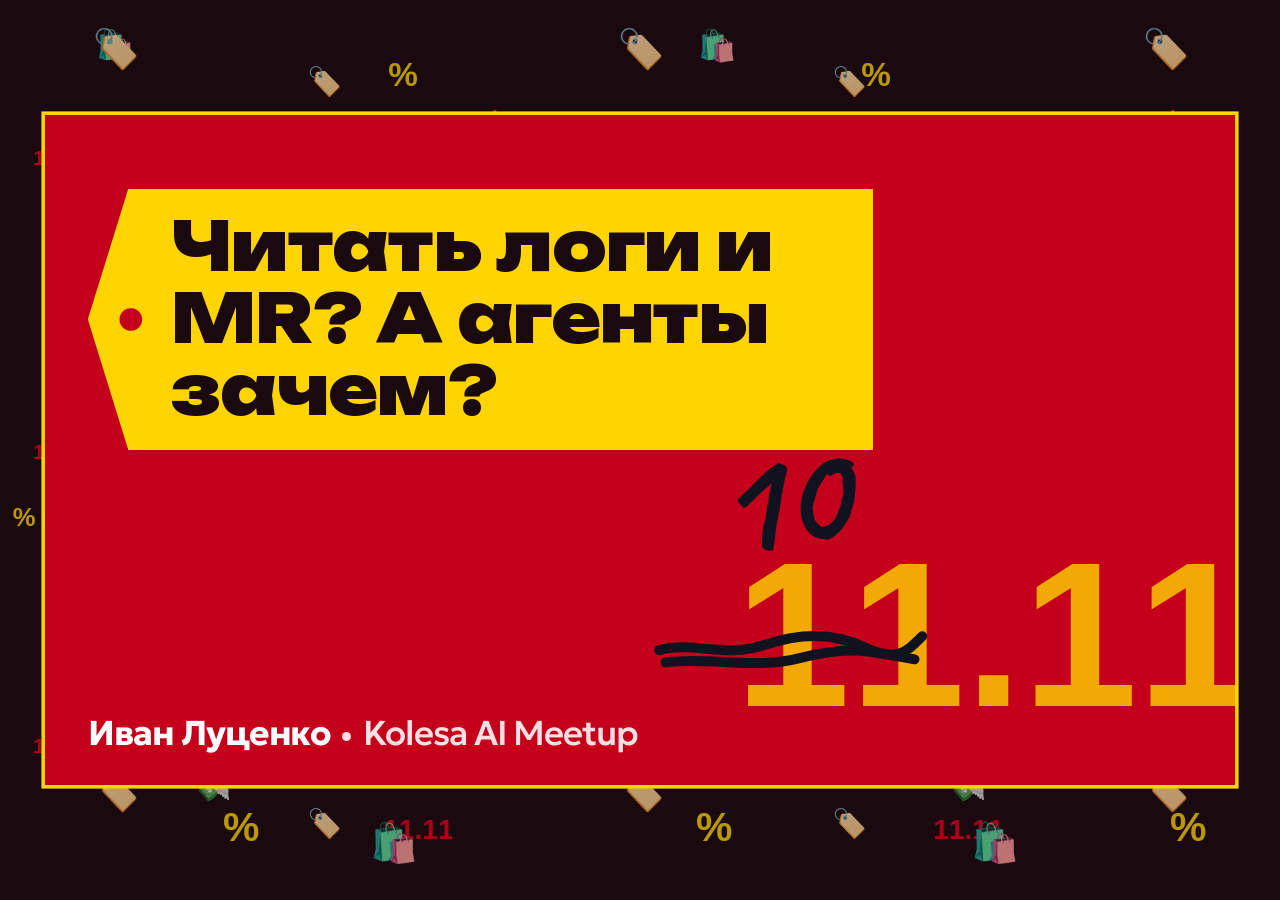
<file: res/kolesa-ai-meetup-2026/index.html>
<!doctype html>
<html lang="ru" data-motion="show">
<head>
<meta charset="utf-8">
<meta name="viewport" content="width=device-width, initial-scale=1">
<title>Читать логи и MR? А агенты зачем?</title>
<link rel="icon" href="favicon.svg?v=729569403b" type="image/svg+xml">
<link rel="stylesheet" href="tokens.css?v=b661f4aece">
<link rel="stylesheet" href="base.css?v=33fc24cbdb">
<link rel="stylesheet" href="slides.css?v=aacf07a92d">
<link rel="stylesheet" href="deck-theme.css?v=075fb0e1a8">
</head>
<body>
<div class="deck" data-talk-minutes="22" data-target="desktop" data-reveal-items="each" data-labels='{"draft":"Черновик","skip":"Исключён","stopMotion":"Остановить движение","startMotion":"Запустить движение","darkTheme":"Включить тёмную тему","lightTheme":"Включить светлую тему","strip":"Обзор лентой","stripHorizontal":"Лента по горизонтали","stripVertical":"Лента по вертикали"}'>
<div class="slides">
  <section class="slide s-cover surface-accent" data-slide-layout="cover" data-key="cover">
    <div class="pad"><h1 class="type-hero">Читать логи и MR? А&nbsp;агенты зачем?</h1></div>
    <p class="byline">Иван Луценко<span class="byline__event">Kolesa AI Meetup</span></p>
    <svg class="cover-date" viewBox="0 0 960 260" preserveAspectRatio="xMaxYMax meet" role="img" aria-label="Дата исправлена от руки: 10.11">
      <path class="cover-date__strike" d="M180 138 C 224 126, 266 148, 314 132 S 404 114, 446 134 S 500 142, 522 120"/>
      <path class="cover-date__strike" d="M188 154 C 246 146, 302 164, 364 148 S 450 138, 512 150"/>
      <text class="cover-date__ink" x="250" y="0" transform="rotate(-8 360 -60)">10</text>
    </svg>
    <p class="slide-number"></p>
  </section>

  <section class="slide" data-slide-layout="context" data-key="about">
    <div class="pad">
      <p class="slide-title">Обо мне</p>
      <div class="about">
        <div>
          <p class="name">Иван Луценко</p>
          <p class="role">Android Tech Lead, Bereke Bank</p>
          <p>Работаю в&nbsp;платформенной команде.</p>
          <p>Какое-то время назад друзья подсадили на&nbsp;LLM.</p>
          <p>Подсел, подсаживаю других.</p>
        </div>
<div class="qr-link">
  <div class="qr"><svg viewBox="0 0 29 29" role="img" aria-label="QR: https://ivan.nullptr.party" data-qr="https://ivan.nullptr.party" shape-rendering="crispEdges"><path fill="none" stroke="currentColor" d="M2 2.5h7M11 2.5h1M14 2.5h2M20 2.5h7M2 3.5h1M8 3.5h1M10 3.5h1M13 3.5h2M20 3.5h1M26 3.5h1M2 4.5h1M4 4.5h3M8 4.5h1M10 4.5h1M17 4.5h2M20 4.5h1M22 4.5h3M26 4.5h1M2 5.5h1M4 5.5h3M8 5.5h1M10 5.5h1M13 5.5h3M17 5.5h2M20 5.5h1M22 5.5h3M26 5.5h1M2 6.5h1M4 6.5h3M8 6.5h1M11 6.5h2M16 6.5h1M18 6.5h1M20 6.5h1M22 6.5h3M26 6.5h1M2 7.5h1M8 7.5h1M12 7.5h1M14 7.5h1M16 7.5h1M20 7.5h1M26 7.5h1M2 8.5h7M10 8.5h1M12 8.5h1M14 8.5h1M16 8.5h1M18 8.5h1M20 8.5h7M10 9.5h1M13 9.5h2M18 9.5h1M2 10.5h1M8 10.5h1M10 10.5h1M12 10.5h5M19 10.5h2M23 10.5h3M2 11.5h3M6 11.5h1M10 11.5h2M17 11.5h1M19 11.5h1M21 11.5h5M4 12.5h1M6 12.5h3M10 12.5h2M14 12.5h2M17 12.5h5M23 12.5h1M25 12.5h2M7 13.5h1M9 13.5h2M14 13.5h1M18 13.5h1M22 13.5h2M26 13.5h1M2 14.5h1M5 14.5h2M8 14.5h1M10 14.5h2M13 14.5h2M16 14.5h2M20 14.5h2M26 14.5h1M2 15.5h4M7 15.5h1M9 15.5h4M14 15.5h2M17 15.5h2M21 15.5h1M25 15.5h1M2 16.5h1M6 16.5h1M8 16.5h5M15 16.5h3M20 16.5h4M25 16.5h2M2 17.5h1M7 17.5h1M10 17.5h3M14 17.5h1M16 17.5h2M19 17.5h3M23 17.5h2M26 17.5h1M2 18.5h1M4 18.5h2M8 18.5h1M11 18.5h1M13 18.5h1M15 18.5h2M18 18.5h5M24 18.5h1M10 19.5h2M13 19.5h1M16 19.5h1M18 19.5h1M22 19.5h1M2 20.5h7M13 20.5h4M18 20.5h1M20 20.5h1M22 20.5h1M26 20.5h1M2 21.5h1M8 21.5h1M11 21.5h2M17 21.5h2M22 21.5h1M2 22.5h1M4 22.5h3M8 22.5h1M11 22.5h1M15 22.5h8M24 22.5h1M2 23.5h1M4 23.5h3M8 23.5h1M11 23.5h3M16 23.5h1M19 23.5h2M25 23.5h2M2 24.5h1M4 24.5h3M8 24.5h1M12 24.5h1M14 24.5h1M18 24.5h1M23 24.5h2M26 24.5h1M2 25.5h1M8 25.5h1M12 25.5h3M16 25.5h1M18 25.5h2M21 25.5h2M26 25.5h1M2 26.5h7M10 26.5h4M17 26.5h3M23 26.5h1M26 26.5h1"/></svg></div>
  <a href="https://ivan.nullptr.party"><p class="where">ivan.nullptr.party</p></a>
</div>
      </div>
    </div>
    <p class="slide-number"></p>
  </section>

  <section class="slide s-statement s-framing" data-slide-layout="statement" data-key="framing">
    <div class="pad">
      <h2 class="type-hero">Вокруг кода много технического анализа</h2>
      <ul class="chips" aria-label="Что анализируем">
        <li>логи крашей</li>
        <li>MR</li>
        <li>история git</li>
      </ul>
      <p class="type-lede framing-ask frag">Почему&nbsp;бы не&nbsp;<em>аутсорснуть</em> его агенту, задав ограничения, правила, quality-гейты и&nbsp;проверки?</p>
    </div>
    <p class="slide-number"></p>
  </section>

  <section class="slide s-section" data-slide-layout="section" data-key="section-crashes">
    <div class="jersey">01</div>
    <div class="pad"><h2 class="type-hero">Краши</h2></div>
    <p class="slide-number"></p>
  </section>

  <section class="slide s-figure" data-slide-layout="figure" data-key="crashlytics" data-composition="local" data-local-reason="Два скриншота в одной рамке: карточка краша ложится поверх обзора вместе с третьим пунктом, поэтому рамка стоит в разметке между пунктами">
    <div class="pad">
      <p class="slide-title">Наваливаем базы, Crashlytics</p>
      <div class="figure columns content-aside place-fill crashlytics-grid">
        <ul class="plain-list list-a">
          <li><span><b>Мониторинг</b>: crash-free users, тренды, Android и&nbsp;iOS</span></li>
          <li class="frag"><span><b>Фильтры</b>: по&nbsp;версиям, типам событий</span></li>
          <li class="frag"><span><b>Карточка краша</b>: устройства, даты</span></li>
        </ul>
        <div class="frame crashlytics-shots"><img class="media-contain shot-overview" src="media/crashlytics-overview.png?v=ea395dc36d" alt="Обзор Crashlytics: crash-free users, тренды и список крашей"><img class="media-contain shot-issue frag" data-frag="with-previous" src="media/crashlytics-issue.png?v=eb563129d2" alt="Карточка краша в Crashlytics: устройства, тренд по версиям, стектрейс"></div>
        <ul class="plain-list list-b">
          <li class="frag"><span><b>Стектрейс</b>: полная цепочка вызовов</span></li>
        </ul>
      </div>
    </div>
    <p class="slide-number"></p>
  </section>

  <section class="slide" data-slide-layout="list" data-key="crash-manual">
    <div class="pad">
      <p class="slide-title">Анализ руками</p>
      <ul class="bullets">
        <li data-n="01"><div><h3><em>Не</em>быстро</h3></div></li>
        <li class="frag" data-n="02"><div><h3><em>Не</em>&nbsp;все логи прозрачны</h3></div></li>
        <li class="frag" data-n="03"><div><h3><em>Не</em>&nbsp;всегда правильно</h3></div></li>
        <li class="frag" data-n="04"><div><h3><em>Не</em>&nbsp;все разработчики довольны</h3></div></li>
      </ul>
    </div>
    <p class="slide-number"></p>
  </section>

  <section class="slide s-evo" data-slide-layout="timeline" data-key="evolution" data-composition="local" data-local-reason="Трекер посылки сверху вниз: дата — отметка трекинга, этап — статус; справа окно инструмента, которое меняется вместе со статусом">
    <div class="pad">
      <p class="slide-title">Как дошёл до&nbsp;плагина</p>
      <div class="evo">
        <ol class="vtrack">
          <li><i class="vdot" aria-hidden="true"></i><i class="vmark" aria-hidden="true"><svg viewBox="0 0 20 20" aria-hidden="true"><path d="M4 10.5l4 4 8-9"/></svg></i><i class="vline" aria-hidden="true"></i><span class="vkey">Май 2024</span><h3>Gemini в&nbsp;Crashlytics</h3><p>Анализ неплохой, но&nbsp;поверхностный: кода проекта модель не&nbsp;видит</p>
            <figure class="evo-shot"><figcaption class="evo-bar" data-tool="Crashlytics · Gemini" aria-label="Crashlytics · Gemini"><i aria-hidden="true"></i><i aria-hidden="true"></i><i aria-hidden="true"></i></figcaption><div class="evo-body"><img class="media-contain" src="media/slide-005.png?v=2118c510ce" alt="Ответ Gemini в консоли Crashlytics: общие гипотезы без кода проекта"></div></figure></li>
          <li><i class="vdot" aria-hidden="true"></i><i class="vmark frag" data-gif aria-hidden="true"><svg viewBox="0 0 20 20" aria-hidden="true"><path d="M4 10.5l4 4 8-9"/></svg></i><i class="vline" aria-hidden="true"></i><span class="vkey">Весна 2025</span><h3>Claude Desktop</h3><p class="frag" data-frag="with-previous">Проектный промпт на&nbsp;249&nbsp;строк (11&nbsp;500&nbsp;символов), стектрейс загружал руками</p>
            <figure class="evo-shot frag" data-frag="with-previous"><figcaption class="evo-bar" data-tool="Claude Desktop" aria-label="Claude Desktop"><i aria-hidden="true"></i><i aria-hidden="true"></i><i aria-hidden="true"></i></figcaption><div class="evo-body evo-pair"><img class="media-contain" src="media/slide-006.png?v=72891b0e6d" alt="Инструкции проекта в Claude Desktop"><img class="media-contain" src="media/slide-007.png?v=f3dbe27a31" alt="Разбор краша в Claude Desktop"></div></figure></li>
          <li><i class="vdot" aria-hidden="true"></i><i class="vmark frag" data-gif aria-hidden="true"><svg viewBox="0 0 20 20" aria-hidden="true"><path d="M4 10.5l4 4 8-9"/></svg></i><i class="vline" aria-hidden="true"></i><span class="vkey">Январь 2026</span><h3>Плагин v3.0.0</h3><p class="frag" data-frag="with-previous">Агенты, git blame, Android и&nbsp;iOS</p>
            <figure class="evo-shot frag" data-frag="with-previous"><figcaption class="evo-bar" data-tool="Claude Code" aria-label="Claude Code"><i aria-hidden="true"></i><i aria-hidden="true"></i><i aria-hidden="true"></i></figcaption><div class="evo-body evo-pair"><img class="media-contain" src="media/slide-009.png?v=416bec588d" alt="Маркетплейсы плагинов в Claude Code"><img class="media-contain" src="media/slide-010.png?v=859761727f" alt="Установленный плагин crashlytics в Claude Code"></div></figure></li>
          <li><i class="vdot" aria-hidden="true"></i><i class="vmark frag" data-gif aria-hidden="true"><svg viewBox="0 0 20 20" aria-hidden="true"><path d="M4 10.5l4 4 8-9"/></svg></i><span class="vkey">Сейчас</span><h3>v4.4.7</h3><p class="frag" data-frag="with-previous">Отчёт проверяет скрипт, сам скрипт проверяют 8&nbsp;эталонов</p>
            <svg class="evo-note frag" data-frag="with-previous" viewBox="0 0 640 110" role="img" aria-label="Приписка от руки: плюс 55 коммитов в 19 релизах"><text x="20" y="80" transform="rotate(-6 320 55)">+ 55 коммитов в 19 релизах</text></svg></li>
        </ol>
      </div>
    </div>
    <p class="slide-number"></p>
  </section>

  <section class="slide" data-slide-layout="table" data-key="desktop-vs-plugin">
    <div class="pad">
      <p class="slide-title" id="desktop-vs-plugin-title">Проект в&nbsp;Claude Desktop против плагина Claude Code</p>
      <table class="data-table">
        <colgroup><col><col><col></colgroup>
        <thead><tr><th>Критерий</th><th>Desktop-проект</th><th>Плагин</th></tr></thead>
        <tbody>
          <tr><td>Логи</td><td><em class="minus">Ручная</em> загрузка</td><td>MCP, агент, REST или вручную</td></tr>
          <tr class="frag"><td>Модели</td><td>Одна модель делает всё</td><td><em>Несколько</em> агентов на&nbsp;разных моделях</td></tr>
          <tr class="frag"><td>Проверка</td><td>Модель проверяет <em class="minus">сама</em> себя</td><td>Отдельная проверка отчёта</td></tr>
          <tr class="frag"><td>Платформы</td><td>Только Android</td><td>Android и&nbsp;<em>iOS</em></td></tr>
          <tr class="frag"><td>Настройка</td><td><em class="minus">Хардкод</em> в&nbsp;промпте</td><td>/crash-config под проект</td></tr>
        </tbody>
      </table>
    </div>
    <p class="slide-number"></p>
  </section>

  <section class="slide s-cart" data-slide-layout="flow" data-key="crash-agents" data-composition="local" data-local-reason="Этапы анализа как корзина: позиция — агент с моделью и временем, сборщик данных — необязательная позиция без галочки, итог и кнопка — команда запуска">
    <div class="pad">
      <p class="slide-title">Каждому этапу своя модель</p>
      <div class="cart-row">
        <div class="cart">
          <p class="cart-head"><strong>Корзина</strong><span>одна команда</span></p>
          <ul class="cart-items">
          <li class="cart-item is-optional"><i class="cart-check" aria-hidden="true"></i><i class="cart-photo" aria-hidden="true"><svg viewBox="0 0 24 24"><ellipse cx="12" cy="6" rx="7" ry="3"/><path d="M5 6v12c0 1.7 3.1 3 7 3s7-1.3 7-3V6"/><path d="M5 12c0 1.7 3.1 3 7 3s7-1.3 7-3"/></svg></i><div class="cart-name"><strong>Сборщик данных</strong><span class="cart-variant"><b>Haiku</b> · если MCP не&nbsp;настроен или не&nbsp;ответил</span></div><span class="cart-price">—</span></li>
          <li class="cart-item frag" data-gif><i class="cart-check" aria-hidden="true"><svg viewBox="0 0 20 20" aria-hidden="true"><path d="M4 10.5l4 4 8-9"/></svg></i><i class="cart-photo" aria-hidden="true"><svg viewBox="0 0 24 24"><path d="M3 12V4h8l10 10-8 8z"/><circle cx="7.5" cy="8.5" r="1.5"/></svg></i><div class="cart-name"><strong>Классификатор</strong><span class="cart-variant"><b>Haiku</b> · тип, компонент, триггер</span></div><span class="cart-price"><span data-count>17 с</span></span></li>
          <li class="cart-item frag" data-gif><i class="cart-check" aria-hidden="true"><svg viewBox="0 0 20 20" aria-hidden="true"><path d="M4 10.5l4 4 8-9"/></svg></i><i class="cart-photo" aria-hidden="true"><svg viewBox="0 0 24 24"><circle cx="10.5" cy="10.5" r="6.5"/><path d="M15.5 15.5 21 21"/></svg></i><div class="cart-name"><strong>Форензика</strong><span class="cart-variant"><b>Opus</b> · git blame, файлы, фикс</span></div><span class="cart-price"><span data-count>~7 мин</span></span></li>
          <li class="cart-item frag" data-gif><i class="cart-check" aria-hidden="true"><svg viewBox="0 0 20 20" aria-hidden="true"><path d="M4 10.5l4 4 8-9"/></svg></i><i class="cart-photo" aria-hidden="true"><svg viewBox="0 0 24 24"><path d="m8 7-5 5 5 5M16 7l5 5-5 5M14 4l-4 16"/></svg></i><div class="cart-name"><strong>Скрипт-проверка</strong><span class="cart-variant"><b>без модели</b> · следы анализа в&nbsp;отчёте</span></div><span class="cart-price">0 токенов</span></li>
          </ul>
          <div class="cart-foot">
            <p class="cart-total frag" data-gif>Итого <b>~7 мин</b></p>
            <span class="cart-pay"><code>/crash-report &lt;issue-id&gt;</code></span>
          </div>
        </div>
        <p class="type-note cart-note">Android или iOS&nbsp;— по&nbsp;конфигу проекта: у&nbsp;каждой платформы свой классификатор и&nbsp;своя форензика</p>
      </div>
    </div>
    <p class="slide-number"></p>
  </section>

  <section class="slide s-reports" data-slide-layout="code" data-key="crash-case" data-composition="local" data-local-reason="Оригинал слайда 44 из crashlytics-talk целиком: автор осознанно показывает полный отчёт мелким шрифтом, читаемость отдельных строк не цель">
    <div class="pad">
      <p class="slide-title">Два отчёта. Какой сам прочитаешь, какой QA отправишь?</p>
      <div class="code-windows code-windows--pair reports">
        <figure class="code-window report report--detailed">
          <figcaption class="code-window-bar"><i aria-hidden="true"></i><i aria-hidden="true"></i><i aria-hidden="true"></i><span>Detailed Analysis</span></figcaption>
          <pre class="code" data-language="report"><code>Crash: IllegalStateException — translucent activity + fixed orientation on Android 8.0
Exception: java.lang.IllegalStateException: Only fullscreen opaque activities can request orientation
App version: 1.57.0 — 1.58.0
Component: 117 (Activity lifecycle /core/activities/host-activity)
Stack trace analysis:
1. android.app.Activity.onCreate(Activity.java:1038) — platform orientation check
2. android.core.app.ComponentActivity.onCreate(ComponentActivity.kt:68)
3. androidx.activity.ComponentActivity.onCreate(ComponentActivity.kt:329)
4. androidx.fragment.app.FragmentActivity.onCreate(FragmentActivity.java:216)
5. HostActivity.kt:145 — super.onCreate() call
Checked files:
- app/src/main/AndroidManifest.xml:137 — android:screenOrientation="portrait", author: [скрыт], commit: za123d6c3de (2023-09-20)
- app/src/main/AndroidManifest.xml:136 — android:theme="@style/AppTheme", author: default, commit: 3fe6d0f2 (2022-01-01)
- core/ui/main/values/styles.xml:18-19 — windowTranslucentStatus=true, windowTranslucentNavigation=true, author: [скрыт], commit: a51dc1a0e1
- core/activities/host-activity/.../HostActivity.kt:145 — super.onCreate(savedInstanceState), author: ivan.lutsenko, commit: d669f51c8e77 (2023-01-17)
Executed commands:
- git blame -L 136,140 master — app/src/main/AndroidManifest.xml
- git blame -L 137,138 master — .../HostActivity.kt
Root cause: Known Android 8.0 (API 26) platform bug (Google Issue #68454482, fixed in 8.1). HostActivity has screenOrientation="portrait" in the manifest, but its theme (AppTheme) sets windowTranslucentStatus=true and windowTranslucentNavigation=true, making the window non-opaque. Android 8.0 throws IllegalStateException for this combination at super.onCreate().
Fix before (HostActivity.kt):
  override fun onCreate(savedInstanceState: Bundle?) {
    if (screenAccessManager.areScreensDisabled()) { screenAccessManager.disableScreenshot(window) }
    if (Build.VERSION.SDK_INT &gt;= Build.VERSION_CODES.TIRAMISU) { setRecentsScreenHost(isMain) }
  }
Fix after:
  override fun onCreate(savedInstanceState: Bundle?) {
    // Workaround: Android 8.0 bug — translucent + fixed orientation = crash
    // https://issuetracker.google.com/issues/68454482
    if (Build.VERSION.SDK_INT == Build.VERSION_CODES.O) {
      requestedOrientation = ActivityInfo.SCREEN_ORIENTATION_UNSPECIFIED
    }
    if (screenAccessManager.areScreensDisabled()) { screenAccessManager.disableScreenshot(window) }
    if (Build.VERSION.SDK_INT &gt;= Build.VERSION_CODES.TIRAMISU) { setRecentsScreenHost(isMain) }
  }
Assignee: [скрыт] (git blame: AndroidManifest.xml:137)
Trigger: Launching the app on an Android 8.0 (API 26) device.
Verdict: Narrow user slice. Add lint check or CI rule.</code></pre>
        </figure>
        <figure class="code-window report report--brief frag">
          <figcaption class="code-window-bar"><i aria-hidden="true"></i><i aria-hidden="true"></i><i aria-hidden="true"></i><span>JIRA Brief</span></figcaption>
          <pre class="code" data-language="report"><code>Crash: IllegalStateException — translucent activity + fixed orientation on Android 8.0

Component: core/activities/host-activity

Assignee: [скрыт] (git blame: AndroidManifest.xml:137)

Problem: App crashes on launch for Android 8.0 users (9 users, 19 events). Completely blocks app usage.

Stack trace:
java.lang.IllegalStateException: Only fullscreen opaque activities can request orientation
  at android.app.Activity.onCreate(Activity.java:1038)
  at kz.berekebank.business.onCreate(HostActivity.kt:145)

Cause: HostActivity has screenOrientation="portrait" + translucent theme. Android 8.0 platform bug throws for this combination.

Fix:
// Add before super.onCreate() in HostActivity.kt:
if (Build.VERSION.SDK_INT == Build.VERSION_CODES.O) {
  requestedOrientation = SCREEN_ORIENTATION_UNSPECIFIED
}

Reproduction:
1. Run on device/emulator with Android 8.0 (API 26)
2. App crashes on launch with IllegalStateException

Firebase:
console.firebase.google.com/.../0b257dc8171bb7ada514</code></pre>
        </figure>
      </div>
    </div>
    <p class="slide-number"></p>
  </section>

  <section class="slide" data-slide-layout="metrics" data-key="crash-gate">
    <div class="pad">
      <p class="slide-title">Агенты хорошо, но&nbsp;скрипты ещё лучше</p>
      <div class="scoreboard">
        <div><div><div class="v type-metric" data-count>14</div><div class="k">полей отчёта. Скрипт проверяет <em>следы</em> анализа, правоту вывода&nbsp;— человек</div></div></div>
        <div><div class="frag"><div class="v type-metric" data-count data-count-duration="1200">0,03 с</div><div class="k">вердикт скрипта, у&nbsp;Haiku было 3&#8288;–&#8288;5&nbsp;с</div></div></div>
        <div><div class="frag"><div class="v type-metric" data-count>8</div><div class="k">эталонных отчётов гоняет CI на&nbsp;каждом пуше</div></div></div>
      </div>
    </div>
    <p class="slide-number"></p>
  </section>

  <section class="slide s-comparison s-pricetag" data-slide-layout="comparison" data-key="crash-manual-vs-command">
    <div class="comparison-split">
      <div class="comparison-side is-before">
        <p class="comparison-title">Старая цена</p>
        <div class="comparison-body">
          <p class="comparison-label">Разбор одного краша руками</p>
          <p class="comparison-value"><s>30–∞ мин</s></p>
          <ul class="comparison-points plain-list">
            <li><span>Стектрейс, логи и&nbsp;git по&nbsp;очереди</span></li>
            <li><span>Логи не&nbsp;всегда понятны</span></li>
            <li><span>Итеративный фикс на&nbsp;ощупь</span></li>
            <li><span>Автора назначают ошибочно</span></li>
          </ul>
        </div>
      </div>
      <div class="comparison-side is-after frag">
        <p class="comparison-title">Цена <span class="date-fix" aria-label="10"><span class="date-fix__old" aria-hidden="true"></span><svg class="date-fix__strike" viewBox="0 0 100 40" aria-hidden="true" preserveAspectRatio="none"><path d="M2 24 C 18 16, 34 30, 52 20 S 82 14, 98 22"/></svg><span class="date-fix__ink" aria-hidden="true">10</span></span>.11</p>
        <div class="comparison-body">
          <p class="comparison-label">Одна команда</p>
          <p class="comparison-value">~7 мин</p>
          <ul class="comparison-points plain-list">
            <li><span><code>/crash-report &lt;issue-id&gt;</code></span></li>
            <li><span>Два внятных отчёта</span></li>
            <li><span>Первопричина из&nbsp;истории git</span></li>
          </ul>
        </div>
      </div>
    </div>
    <p class="slide-number"></p>
  </section>

  <section class="slide s-section" data-slide-layout="section" data-key="section-review">
    <div class="jersey">02</div>
    <div class="pad"><h2 class="type-hero">Ревью</h2></div>
    <p class="slide-number"></p>
  </section>

  <section class="slide" data-slide-layout="list" data-key="review-agents">
    <div class="pad">
      <p class="slide-title">Один диф читают пять агентов</p>
      <ul class="bullets">
        <li data-n="01"><div><h3>Правила репы и&nbsp;баги</h3><small><code>code-reviewer</code> · CLAUDE.md, AGENTS.md</small></div></li>
        <li class="frag" data-n="02"><div><h3>История git</h3><small><code>git-historian</code> · откаченные фиксы, параллельные ветки, горячие места</small></div></li>
        <li class="frag" data-n="03"><div><h3>Проглоченные ошибки</h3><small><code>silent-failure-hunter</code> · тихие фолбэки</small></div></li>
        <li class="frag" data-n="04"><div><h3>Дыры в&nbsp;тестах</h3><small><code>test-analyzer</code> · ошибки и&nbsp;граничные случаи</small></div></li>
        <li class="frag" data-n="05"><div><h3>Безопасность</h3><small><code>security-reviewer</code> · секреты, хранение, транспорт, авторизация</small></div></li>
      </ul>
      <p class="type-note frag">Плюс CodeRabbit, если стоит и&nbsp;залогинен его CLI. Диф уходит на&nbsp;их серверы</p>
    </div>
    <p class="slide-number"></p>
  </section>

  <section class="slide" data-slide-layout="list" data-key="review-finds">
    <div class="pad">
      <p class="slide-title finds-title">Ценные находки&nbsp;— <em>в&nbsp;истории git</em>, а&nbsp;не&nbsp;в&nbsp;дифе</p>
      <ul class="plain-list finds">
        <li><div><h3>Воскресший краш</h3><p>Удаление post{} возвращает краш, фикс которого уже в&nbsp;релизе</p></div></li>
        <li class="frag"><div><h3>Тихая потеря</h3><p>При одном из&nbsp;порядков мержа с&nbsp;веткой bar правка пропадает</p></div></li>
        <li class="frag"><div><h3>Четвёртый круг</h3><p>Пустой selectedIdList переписывают в&nbsp;четвёртый раз за&nbsp;5&nbsp;месяцев</p></div></li>
      </ul>
    </div>
    <p class="slide-number"></p>
  </section>

  <section class="slide s-ordertrack" data-slide-layout="steps" data-key="review-cycle" data-composition="local" data-local-reason="Трекер заказа: путь от находки до аппрува одной линией, точка статуса закрашивается на каждом шаге, будущие статусы видны заранее">
    <div class="pad">
      <p class="slide-title">От&nbsp;находки до&nbsp;аппрува</p>
      <ol class="order-track">
          <li class="ot-step"><i class="ot-dot" aria-hidden="true"></i><i class="ot-mark" aria-hidden="true"><svg viewBox="0 0 20 20" aria-hidden="true"><path d="M4 10.5l4 4 8-9"/></svg></i><span class="ot-n">01</span><h3>/review !N</h3><p>Скрипт отсеивает находки вне дифа. Отчёт видите только&nbsp;вы</p></li>
          <li class="ot-step"><i class="ot-dot" aria-hidden="true"></i><i class="ot-mark frag" data-gif aria-hidden="true"><svg viewBox="0 0 20 20" aria-hidden="true"><path d="M4 10.5l4 4 8-9"/></svg></i><span class="ot-n">02</span><h3>Автор правит</h3><p class="frag" data-frag="with-previous">Отвечает в&nbsp;тредах, пушит новую ревизию</p></li>
          <li class="ot-step"><i class="ot-dot" aria-hidden="true"></i><i class="ot-mark frag" data-gif aria-hidden="true"><svg viewBox="0 0 20 20" aria-hidden="true"><path d="M4 10.5l4 4 8-9"/></svg></i><span class="ot-n">03</span><h3>/rereview !N</h3><p class="frag" data-frag="with-previous">Проверяет код новой ревизии, а&nbsp;не&nbsp;ответ «исправил»</p></li>
          <li class="ot-step is-final"><i class="ot-dot" aria-hidden="true"></i><i class="ot-mark frag" data-gif aria-hidden="true"><svg viewBox="0 0 20 20" aria-hidden="true"><path d="M4 10.5l4 4 8-9"/></svg></i><span class="ot-n" aria-hidden="true">&nbsp;</span><h3>Аппрув</h3></li>
      </ol>
      <p class="type-note frag" data-frag="with-previous">Можно и&nbsp;автоматом публиковать и&nbsp;закрывать (<code>+threads</code>, <code>+resolve</code>, <code>+approve</code>), но&nbsp;не&nbsp;надо,&nbsp;<em>пожалуйста</em></p>
    </div>
    <p class="slide-number"></p>
  </section>

  <section class="slide s-flask" data-slide-layout="metrics" data-key="review-numbers" data-composition="local" data-local-reason="Два счётчика и колба-шкала: доли тредов наливаются в колбу по одной, подпись каждой доли стоит под своим сегментом">
    <div class="pad">
      <p class="slide-title">Мои ревью через /review с&nbsp;22 июля</p>
      <div class="flask-board">
        <div class="flask-kpis">
          <div class="flask-kpi"><div class="v type-metric" data-count data-count-duration="1200">47</div><div class="k">влитых MR с&nbsp;тредами от&nbsp;агентов</div></div>
          <div class="flask-kpi frag"><div class="v type-metric" data-count data-count-duration="1400">376</div><div class="k">тредов в&nbsp;диффе, около 8&nbsp;на&nbsp;MR</div></div>
        </div>
        <div class="flask frag" data-gif>
          <i class="flask-glass" aria-hidden="true"></i>
          <div class="flask-fill">
            <div class="flask-seg is-fixed" style="--row:0"><div class="flask-clip" aria-hidden="true"><i class="liq"><i class="front"></i><i class="bub" style="left:22%;--bd:800ms"></i><i class="bub" style="left:48%;--bd:1050ms"></i><i class="bub" style="left:66%;--bd:1250ms"></i><i class="bub" style="left:84%;--bd:1400ms"></i></i><span class="flask-pct" aria-hidden="true">77%</span></div><p class="flask-label"><i aria-hidden="true"></i><span><b>77%</b> авторы исправили по&nbsp;треду</span></p></div>
            <div class="flask-seg is-rejected frag" data-frag="nested" data-gif style="--row:0"><div class="flask-clip" aria-hidden="true"><i class="liq"><i class="front"></i><i class="bub" style="left:30%;--bd:450ms"></i><i class="bub" style="left:65%;--bd:700ms"></i></i></div><p class="flask-label"><i aria-hidden="true"></i><span><b>11%</b> отклонили</span></p></div>
            <div class="flask-seg is-tasks frag" data-frag="nested" data-gif style="--row:1"><div class="flask-clip" aria-hidden="true"><i class="liq"><i class="front"></i><i class="bub" style="left:35%;--bd:500ms"></i></i></div><p class="flask-label"><i aria-hidden="true"></i><span><b>5%</b> вынесли в&nbsp;задачи</span></p></div>
            <div class="flask-seg is-unknown frag" data-frag="nested" data-gif style="--row:2"><div class="flask-clip" aria-hidden="true"><i class="liq"><i class="front"></i><i class="bub" style="left:30%;--bd:500ms"></i></i></div><p class="flask-label"><i aria-hidden="true"></i><span><b>7%</b> чёрт его знает, Клод не&nbsp;уверен</span></p></div>
          </div>
          <i class="flask-shine" aria-hidden="true"></i>
        </div>
      </div>
      <p class="type-note flask-foot">Только влитые чужие MR, GitLab на&nbsp;3&nbsp;ноября 2026</p>
    </div>
    <p class="slide-number"></p>
  </section>

  <section class="slide" data-slide-layout="list" data-key="review-cons">
    <div class="pad">
      <p class="slide-title">Минусы</p>
      <ul class="bullets">
        <li data-n="01"><div><h3>Авторы отклоняют</h3><small>«Так задумано по&nbsp;ТЗ». Решает человек, а&nbsp;не&nbsp;агент</small></div></li>
        <li class="frag" data-n="02"><div><h3>История устаревает</h3><small>Параллельная ветка, о&nbsp;которой предупредили, оказалась неактуальной</small></div></li>
        <li class="frag" data-n="03"><div><h3>Переносам при мерже доверяем без проверки</h3><small>«Учту при мерже», а&nbsp;проверить это потом некому</small></div></li>
        <li class="frag" data-n="04"><div><h3>Находки надо читать самим</h3><small>Ревью от&nbsp;LLM не&nbsp;постится вслепую. И&nbsp;то иногда в&nbsp;ответ прилетает «душнИИла)»</small></div></li>
      </ul>
    </div>
    <p class="slide-number"></p>
  </section>

  <section class="slide s-plugins" data-slide-layout="resource" data-key="plugins" data-composition="local" data-local-reason="Команды установки как два купона с линией отрыва и один QR на репозиторий: ресурс с командами, а не одна ссылка">
    <div class="pad">
      <p class="slide-title">Подключение: маркет, затем плагины</p>
      <div class="plugins-grid">
        <div class="coupons">
          <figure class="coupon"><figcaption class="coupon-stub"><strong>Claude Code</strong><span>маркет + 2&nbsp;плагина</span></figcaption><pre class="coupon-code"><code><span class="coupon-line">/plugin marketplace add IvanLutsenko/awac-ai-agent-plugins</span>
<span class="coupon-line">/plugin install crashlytics</span>
<span class="coupon-line">/plugin install combined-review</span></code></pre></figure>
          <figure class="coupon frag"><figcaption class="coupon-stub"><strong>Codex</strong><span>маркет + 2&nbsp;плагина</span></figcaption><pre class="coupon-code"><code><span class="coupon-line">codex plugin marketplace add IvanLutsenko/awac-ai-agent-plugins</span>
<span class="coupon-line">codex plugin add crashlytics@awac-ai-agent-plugins</span>
<span class="coupon-line">codex plugin add combined-review@awac-ai-agent-plugins</span></code></pre></figure>
          <p class="type-note plugins-note frag" data-frag="with-previous">Для crashlytics ещё <code>firebase login</code> и&nbsp;<code>/crash-config</code></p>
        </div>
        <div class="plugins-qr">
<div class="qr-link">
  <div class="qr"><svg viewBox="0 0 37 37" role="img" aria-label="QR: https://github.com/IvanLutsenko/awac-ai-agent-plugins" data-qr="https://github.com/IvanLutsenko/awac-ai-agent-plugins" shape-rendering="crispEdges"><path fill="none" stroke="currentColor" d="M2 2.5h7M11 2.5h1M13 2.5h4M19 2.5h2M23 2.5h2M28 2.5h7M2 3.5h1M8 3.5h1M10 3.5h1M19 3.5h2M24 3.5h1M28 3.5h1M34 3.5h1M2 4.5h1M4 4.5h3M8 4.5h1M10 4.5h4M16 4.5h1M18 4.5h1M21 4.5h3M28 4.5h1M30 4.5h3M34 4.5h1M2 5.5h1M4 5.5h3M8 5.5h1M10 5.5h1M16 5.5h3M20 5.5h1M23 5.5h2M28 5.5h1M30 5.5h3M34 5.5h1M2 6.5h1M4 6.5h3M8 6.5h1M12 6.5h7M20 6.5h4M25 6.5h1M28 6.5h1M30 6.5h3M34 6.5h1M2 7.5h1M8 7.5h1M13 7.5h3M17 7.5h1M20 7.5h1M23 7.5h1M26 7.5h1M28 7.5h1M34 7.5h1M2 8.5h7M10 8.5h1M12 8.5h1M14 8.5h1M16 8.5h1M18 8.5h1M20 8.5h1M22 8.5h1M24 8.5h1M26 8.5h1M28 8.5h7M10 9.5h3M14 9.5h1M16 9.5h3M21 9.5h2M25 9.5h1M2 10.5h1M8 10.5h1M10 10.5h7M19 10.5h1M21 10.5h2M25 10.5h1M27 10.5h2M31 10.5h3M2 11.5h3M7 11.5h1M9 11.5h3M15 11.5h3M19 11.5h3M23 11.5h3M30 11.5h4M2 12.5h2M7 12.5h4M13 12.5h7M22 12.5h3M26 12.5h1M28 12.5h1M30 12.5h1M32 12.5h2M2 13.5h2M6 13.5h1M12 13.5h2M15 13.5h1M18 13.5h3M24 13.5h1M26 13.5h2M29 13.5h5M2 14.5h1M5 14.5h1M8 14.5h6M15 14.5h1M17 14.5h1M19 14.5h1M22 14.5h1M26 14.5h4M33 14.5h2M3 15.5h2M6 15.5h1M9 15.5h2M19 15.5h7M28 15.5h2M31 15.5h4M2 16.5h3M6 16.5h1M8 16.5h1M13 16.5h1M15 16.5h1M17 16.5h3M22 16.5h1M24 16.5h1M27 16.5h2M31 16.5h1M33 16.5h1M2 17.5h2M7 17.5h1M11 17.5h1M13 17.5h2M18 17.5h1M20 17.5h1M22 17.5h1M24 17.5h1M27 17.5h1M30 17.5h3M34 17.5h1M2 18.5h1M6 18.5h1M8 18.5h2M11 18.5h1M15 18.5h3M21 18.5h1M24 18.5h1M26 18.5h2M29 18.5h2M34 18.5h1M4 19.5h2M9 19.5h2M14 19.5h2M17 19.5h2M20 19.5h1M22 19.5h1M25 19.5h1M28 19.5h1M31 19.5h2M34 19.5h1M7 20.5h5M14 20.5h1M16 20.5h2M19 20.5h3M23 20.5h4M29 20.5h1M31 20.5h2M34 20.5h1M2 21.5h1M4 21.5h1M6 21.5h2M10 21.5h2M16 21.5h2M21 21.5h2M27 21.5h1M30 21.5h5M2 22.5h5M8 22.5h1M10 22.5h1M12 22.5h1M14 22.5h1M16 22.5h2M20 22.5h2M24 22.5h1M26 22.5h2M29 22.5h3M33 22.5h2M2 23.5h4M7 23.5h1M9 23.5h4M14 23.5h2M19 23.5h1M21 23.5h1M24 23.5h2M29 23.5h2M32 23.5h1M2 24.5h1M5 24.5h1M8 24.5h2M12 24.5h1M14 24.5h3M22 24.5h1M27 24.5h1M31 24.5h3M2 25.5h1M4 25.5h1M7 25.5h1M10 25.5h2M13 25.5h1M16 25.5h3M20 25.5h3M24 25.5h2M27 25.5h7M2 26.5h2M5 26.5h4M12 26.5h1M15 26.5h1M21 26.5h2M25 26.5h7M34 26.5h1M10 27.5h1M12 27.5h3M17 27.5h3M21 27.5h1M23 27.5h1M25 27.5h2M30 27.5h1M32 27.5h1M34 27.5h1M2 28.5h7M12 28.5h1M16 28.5h2M19 28.5h1M22 28.5h5M28 28.5h1M30 28.5h1M32 28.5h1M2 29.5h1M8 29.5h1M11 29.5h2M14 29.5h3M19 29.5h2M24 29.5h3M30 29.5h4M2 30.5h1M4 30.5h3M8 30.5h1M12 30.5h7M21 30.5h1M24 30.5h1M26 30.5h6M33 30.5h2M2 31.5h1M4 31.5h3M8 31.5h1M13 31.5h2M16 31.5h1M20 31.5h8M29 31.5h2M32 31.5h3M2 32.5h1M4 32.5h3M8 32.5h1M11 32.5h3M17 32.5h1M19 32.5h1M21 32.5h1M25 32.5h1M27 32.5h1M29 32.5h2M33 32.5h2M2 33.5h1M8 33.5h1M13 33.5h2M16 33.5h1M22 33.5h1M24 33.5h1M29 33.5h2M32 33.5h1M2 34.5h7M10 34.5h1M12 34.5h1M16 34.5h4M24 34.5h4M29 34.5h1M33 34.5h1"/></svg></div>
  <a href="https://github.com/IvanLutsenko/awac-ai-agent-plugins"><p class="where">github.com/<wbr>IvanLutsenko/<wbr>awac-ai-agent-plugins</p></a>
</div>
        </div>
      </div>
    </div>
    <p class="slide-number"></p>
  </section>

  <section class="slide" data-slide-layout="list" data-key="takeaways">
    <div class="pad">
      <p class="slide-title">Что я из этого вынес</p>
      <ul class="bullets">
        <li data-n="01"><div><h3>Стоит <em>формализовать</em> постоянные флоу и&nbsp;упрощать работу с&nbsp;ними</h3></div></li>
        <li class="frag" data-n="02"><div><h3>Если флоу не&nbsp;уникальный для вас лично, то&nbsp;стоит <em>шерить</em> свои тулзы</h3></div></li>
        <li class="frag" data-n="03"><div><h3>Хотя даже если и&nbsp;<em>уникальный</em>, то&nbsp;тоже можно</h3></div></li>
        <li class="frag" data-n="04"><div><h3>Самое сложное не&nbsp;создать инструмент, а&nbsp;научить людей им&nbsp;пользоваться <em>ответственно</em></h3></div></li>
        <li class="frag" data-n="05"><div><h3><em>Скрипты</em>&nbsp;— это тема</h3></div></li>
      </ul>
    </div>
    <p class="slide-number"></p>
  </section>

  <section class="slide s-harold" data-slide-layout="harold" data-key="harold">
    <div class="pad">
      <figure class="harold-plate">
        <img src="media/harold.webp?v=adf6c2d6f5" alt="Гарольд с пакетами на распродаже 11.11">
        <figcaption><span class="harold-line harold-line--top">БУДУТ ВОПРОСЫ</span> <span class="harold-line harold-line--bottom">ОБРАЩАЙТЕСЬ</span></figcaption>
      </figure>
      <div class="harold-side">
<div class="qr-link">
  <div class="qr"><svg viewBox="0 0 29 29" role="img" aria-label="QR: https://ivan.nullptr.party" data-qr="https://ivan.nullptr.party" shape-rendering="crispEdges"><path fill="none" stroke="currentColor" d="M2 2.5h7M11 2.5h1M14 2.5h2M20 2.5h7M2 3.5h1M8 3.5h1M10 3.5h1M13 3.5h2M20 3.5h1M26 3.5h1M2 4.5h1M4 4.5h3M8 4.5h1M10 4.5h1M17 4.5h2M20 4.5h1M22 4.5h3M26 4.5h1M2 5.5h1M4 5.5h3M8 5.5h1M10 5.5h1M13 5.5h3M17 5.5h2M20 5.5h1M22 5.5h3M26 5.5h1M2 6.5h1M4 6.5h3M8 6.5h1M11 6.5h2M16 6.5h1M18 6.5h1M20 6.5h1M22 6.5h3M26 6.5h1M2 7.5h1M8 7.5h1M12 7.5h1M14 7.5h1M16 7.5h1M20 7.5h1M26 7.5h1M2 8.5h7M10 8.5h1M12 8.5h1M14 8.5h1M16 8.5h1M18 8.5h1M20 8.5h7M10 9.5h1M13 9.5h2M18 9.5h1M2 10.5h1M8 10.5h1M10 10.5h1M12 10.5h5M19 10.5h2M23 10.5h3M2 11.5h3M6 11.5h1M10 11.5h2M17 11.5h1M19 11.5h1M21 11.5h5M4 12.5h1M6 12.5h3M10 12.5h2M14 12.5h2M17 12.5h5M23 12.5h1M25 12.5h2M7 13.5h1M9 13.5h2M14 13.5h1M18 13.5h1M22 13.5h2M26 13.5h1M2 14.5h1M5 14.5h2M8 14.5h1M10 14.5h2M13 14.5h2M16 14.5h2M20 14.5h2M26 14.5h1M2 15.5h4M7 15.5h1M9 15.5h4M14 15.5h2M17 15.5h2M21 15.5h1M25 15.5h1M2 16.5h1M6 16.5h1M8 16.5h5M15 16.5h3M20 16.5h4M25 16.5h2M2 17.5h1M7 17.5h1M10 17.5h3M14 17.5h1M16 17.5h2M19 17.5h3M23 17.5h2M26 17.5h1M2 18.5h1M4 18.5h2M8 18.5h1M11 18.5h1M13 18.5h1M15 18.5h2M18 18.5h5M24 18.5h1M10 19.5h2M13 19.5h1M16 19.5h1M18 19.5h1M22 19.5h1M2 20.5h7M13 20.5h4M18 20.5h1M20 20.5h1M22 20.5h1M26 20.5h1M2 21.5h1M8 21.5h1M11 21.5h2M17 21.5h2M22 21.5h1M2 22.5h1M4 22.5h3M8 22.5h1M11 22.5h1M15 22.5h8M24 22.5h1M2 23.5h1M4 23.5h3M8 23.5h1M11 23.5h3M16 23.5h1M19 23.5h2M25 23.5h2M2 24.5h1M4 24.5h3M8 24.5h1M12 24.5h1M14 24.5h1M18 24.5h1M23 24.5h2M26 24.5h1M2 25.5h1M8 25.5h1M12 25.5h3M16 25.5h1M18 25.5h2M21 25.5h2M26 25.5h1M2 26.5h7M10 26.5h4M17 26.5h3M23 26.5h1M26 26.5h1"/></svg></div>
  <a href="https://ivan.nullptr.party"><p class="where">ivan.nullptr.party</p></a>
</div>
<div class="qr-link">
  <div class="qr"><svg viewBox="0 0 37 37" role="img" aria-label="QR: https://github.com/IvanLutsenko/awac-ai-agent-plugins" data-qr="https://github.com/IvanLutsenko/awac-ai-agent-plugins" shape-rendering="crispEdges"><path fill="none" stroke="currentColor" d="M2 2.5h7M11 2.5h1M13 2.5h4M19 2.5h2M23 2.5h2M28 2.5h7M2 3.5h1M8 3.5h1M10 3.5h1M19 3.5h2M24 3.5h1M28 3.5h1M34 3.5h1M2 4.5h1M4 4.5h3M8 4.5h1M10 4.5h4M16 4.5h1M18 4.5h1M21 4.5h3M28 4.5h1M30 4.5h3M34 4.5h1M2 5.5h1M4 5.5h3M8 5.5h1M10 5.5h1M16 5.5h3M20 5.5h1M23 5.5h2M28 5.5h1M30 5.5h3M34 5.5h1M2 6.5h1M4 6.5h3M8 6.5h1M12 6.5h7M20 6.5h4M25 6.5h1M28 6.5h1M30 6.5h3M34 6.5h1M2 7.5h1M8 7.5h1M13 7.5h3M17 7.5h1M20 7.5h1M23 7.5h1M26 7.5h1M28 7.5h1M34 7.5h1M2 8.5h7M10 8.5h1M12 8.5h1M14 8.5h1M16 8.5h1M18 8.5h1M20 8.5h1M22 8.5h1M24 8.5h1M26 8.5h1M28 8.5h7M10 9.5h3M14 9.5h1M16 9.5h3M21 9.5h2M25 9.5h1M2 10.5h1M8 10.5h1M10 10.5h7M19 10.5h1M21 10.5h2M25 10.5h1M27 10.5h2M31 10.5h3M2 11.5h3M7 11.5h1M9 11.5h3M15 11.5h3M19 11.5h3M23 11.5h3M30 11.5h4M2 12.5h2M7 12.5h4M13 12.5h7M22 12.5h3M26 12.5h1M28 12.5h1M30 12.5h1M32 12.5h2M2 13.5h2M6 13.5h1M12 13.5h2M15 13.5h1M18 13.5h3M24 13.5h1M26 13.5h2M29 13.5h5M2 14.5h1M5 14.5h1M8 14.5h6M15 14.5h1M17 14.5h1M19 14.5h1M22 14.5h1M26 14.5h4M33 14.5h2M3 15.5h2M6 15.5h1M9 15.5h2M19 15.5h7M28 15.5h2M31 15.5h4M2 16.5h3M6 16.5h1M8 16.5h1M13 16.5h1M15 16.5h1M17 16.5h3M22 16.5h1M24 16.5h1M27 16.5h2M31 16.5h1M33 16.5h1M2 17.5h2M7 17.5h1M11 17.5h1M13 17.5h2M18 17.5h1M20 17.5h1M22 17.5h1M24 17.5h1M27 17.5h1M30 17.5h3M34 17.5h1M2 18.5h1M6 18.5h1M8 18.5h2M11 18.5h1M15 18.5h3M21 18.5h1M24 18.5h1M26 18.5h2M29 18.5h2M34 18.5h1M4 19.5h2M9 19.5h2M14 19.5h2M17 19.5h2M20 19.5h1M22 19.5h1M25 19.5h1M28 19.5h1M31 19.5h2M34 19.5h1M7 20.5h5M14 20.5h1M16 20.5h2M19 20.5h3M23 20.5h4M29 20.5h1M31 20.5h2M34 20.5h1M2 21.5h1M4 21.5h1M6 21.5h2M10 21.5h2M16 21.5h2M21 21.5h2M27 21.5h1M30 21.5h5M2 22.5h5M8 22.5h1M10 22.5h1M12 22.5h1M14 22.5h1M16 22.5h2M20 22.5h2M24 22.5h1M26 22.5h2M29 22.5h3M33 22.5h2M2 23.5h4M7 23.5h1M9 23.5h4M14 23.5h2M19 23.5h1M21 23.5h1M24 23.5h2M29 23.5h2M32 23.5h1M2 24.5h1M5 24.5h1M8 24.5h2M12 24.5h1M14 24.5h3M22 24.5h1M27 24.5h1M31 24.5h3M2 25.5h1M4 25.5h1M7 25.5h1M10 25.5h2M13 25.5h1M16 25.5h3M20 25.5h3M24 25.5h2M27 25.5h7M2 26.5h2M5 26.5h4M12 26.5h1M15 26.5h1M21 26.5h2M25 26.5h7M34 26.5h1M10 27.5h1M12 27.5h3M17 27.5h3M21 27.5h1M23 27.5h1M25 27.5h2M30 27.5h1M32 27.5h1M34 27.5h1M2 28.5h7M12 28.5h1M16 28.5h2M19 28.5h1M22 28.5h5M28 28.5h1M30 28.5h1M32 28.5h1M2 29.5h1M8 29.5h1M11 29.5h2M14 29.5h3M19 29.5h2M24 29.5h3M30 29.5h4M2 30.5h1M4 30.5h3M8 30.5h1M12 30.5h7M21 30.5h1M24 30.5h1M26 30.5h6M33 30.5h2M2 31.5h1M4 31.5h3M8 31.5h1M13 31.5h2M16 31.5h1M20 31.5h8M29 31.5h2M32 31.5h3M2 32.5h1M4 32.5h3M8 32.5h1M11 32.5h3M17 32.5h1M19 32.5h1M21 32.5h1M25 32.5h1M27 32.5h1M29 32.5h2M33 32.5h2M2 33.5h1M8 33.5h1M13 33.5h2M16 33.5h1M22 33.5h1M24 33.5h1M29 33.5h2M32 33.5h1M2 34.5h7M10 34.5h1M12 34.5h1M16 34.5h4M24 34.5h4M29 34.5h1M33 34.5h1"/></svg></div>
  <a href="https://github.com/IvanLutsenko/awac-ai-agent-plugins"><p class="where">Плагины</p></a>
</div>
      </div>
    </div>
    <p class="slide-number"></p>
  </section>
</div>
</div>

<div class="help-panel" role="toolbar" aria-label="Управление презентацией" aria-hidden="true" hidden>
  <div class="help-actions">
    <button type="button" data-deck-action="grid" aria-label="Обзор слайдов"><svg viewBox="0 0 24 24" aria-hidden="true"><rect x="4" y="4" width="6" height="6"/><rect x="14" y="4" width="6" height="6"/><rect x="4" y="14" width="6" height="6"/><rect x="14" y="14" width="6" height="6"/></svg><span class="shortcut-key" aria-hidden="true">G</span></button>
    <button class="help-strip" type="button" data-deck-action="strip" aria-label="Обзор лентой"><svg viewBox="0 0 24 24" aria-hidden="true"><rect x="4" y="4" width="16" height="4"/><rect x="4" y="10" width="16" height="4"/><rect x="4" y="16" width="16" height="4"/></svg><span class="shortcut-key" aria-hidden="true">L</span></button>
    <button type="button" data-deck-action="fullscreen" aria-label="Полный экран"><svg viewBox="0 0 24 24" aria-hidden="true"><path d="M9 4H4v5M15 4h5v5M9 20H4v-5M15 20h5v-5"/></svg><span class="shortcut-key" aria-hidden="true">F</span></button>
    <button class="help-motion" type="button" data-deck-action="motion" aria-label="Остановить движение" aria-pressed="false"><svg class="motion-icon-pause" viewBox="0 0 24 24" aria-hidden="true"><path d="M9 5v14M15 5v14"/></svg><svg class="motion-icon-play" viewBox="0 0 24 24" aria-hidden="true"><path d="M8 5v14l11-7Z"/></svg><span class="shortcut-key" aria-hidden="true">M</span></button>
    <button class="help-theme" type="button" data-deck-action="theme" aria-label="Включить светлую тему" aria-pressed="false"><svg class="theme-icon-sun" viewBox="0 0 24 24" aria-hidden="true"><circle cx="12" cy="12" r="3.5"/><path d="M12 2v2M12 20v2M2 12h2M20 12h2M4.9 4.9l1.4 1.4M17.7 17.7l1.4 1.4M19.1 4.9l-1.4 1.4M6.3 17.7l-1.4 1.4"/></svg><svg class="theme-icon-moon" viewBox="0 0 24 24" aria-hidden="true"><path d="M20 15.2A8 8 0 0 1 8.8 4 8 8 0 1 0 20 15.2Z"/></svg><span class="shortcut-key" aria-hidden="true">T</span></button>
  </div>
  <div class="help-nav" aria-label="Навигация по слайдам">
    <button type="button" data-deck-go="-1" aria-label="Предыдущий слайд"><svg viewBox="0 0 24 24" aria-hidden="true"><path d="M14.5 5 7.5 12l7 7"/></svg></button>
    <label class="help-page"><input class="help-page-input" type="text" inputmode="numeric" pattern="[0-9]*" aria-label="Перейти к странице"><span class="help-page-total" aria-hidden="true"></span></label>
    <button type="button" data-deck-go="1" aria-label="Следующий слайд"><svg viewBox="0 0 24 24" aria-hidden="true"><path d="m9.5 5 7 7-7 7"/></svg></button>
  </div>
  <button class="help-close" type="button" data-deck-action="hide-help" aria-label="Скрыть управление"><svg viewBox="0 0 24 24" aria-hidden="true"><path d="m6 6 12 12M18 6 6 18"/></svg><span class="shortcut-key" aria-hidden="true">H</span></button>
</div>
<div class="help-reveal-zone"><button class="help-reveal" type="button" aria-label="Показать управление"><svg viewBox="0 0 24 24" aria-hidden="true"><path d="m7 14 5-5 5 5M5 19h14"/></svg><span class="shortcut-key" aria-hidden="true">H</span></button></div>

<script src="vendor/highlight.min.js?v=837a6fa5b0"></script>
<script src="report-lang.js?v=96fbe52e89"></script>
<script src="code-highlight.js?v=454112f359"></script>
<script src="deck.js?v=3fd3e3cc2e"></script>
<script src="media.js?v=2571c68ab8"></script>
<script src="rehearsal.js?v=bd0c0b13f1"></script>
</body>
</html>
</file>
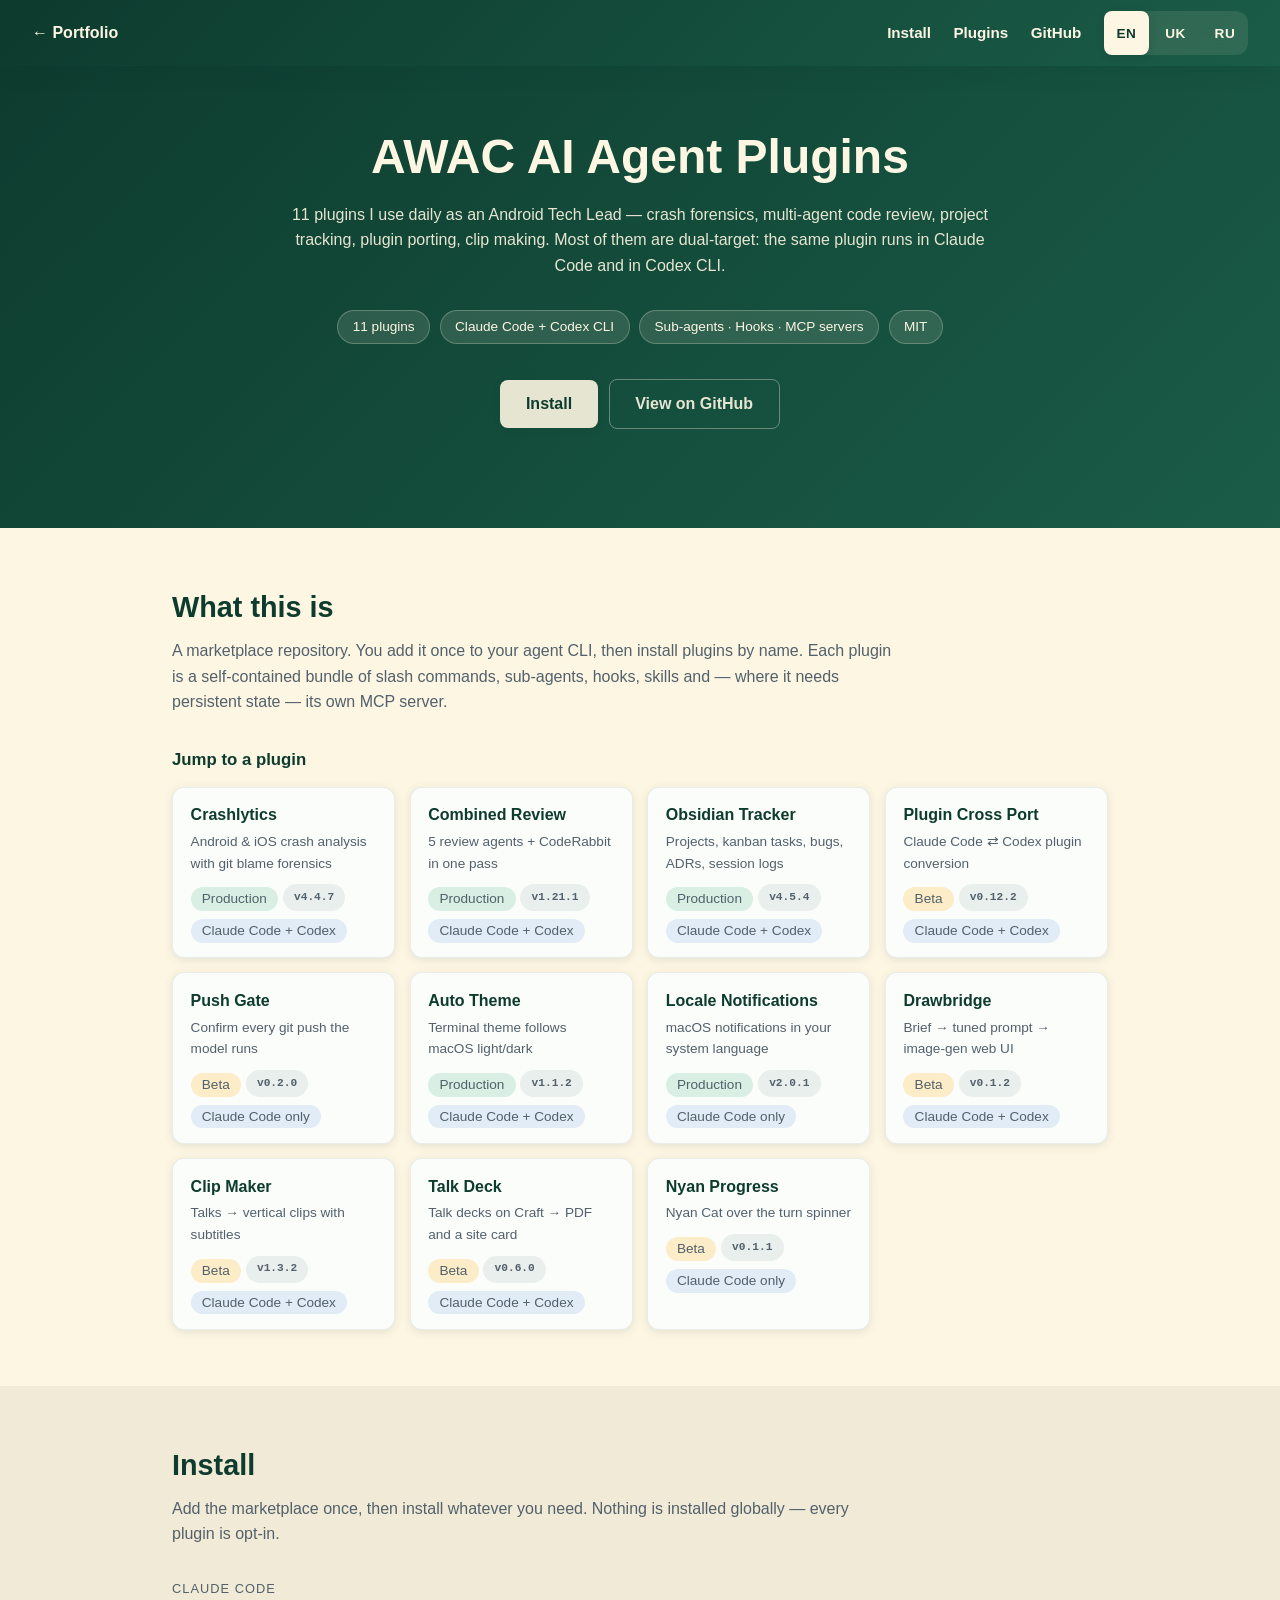
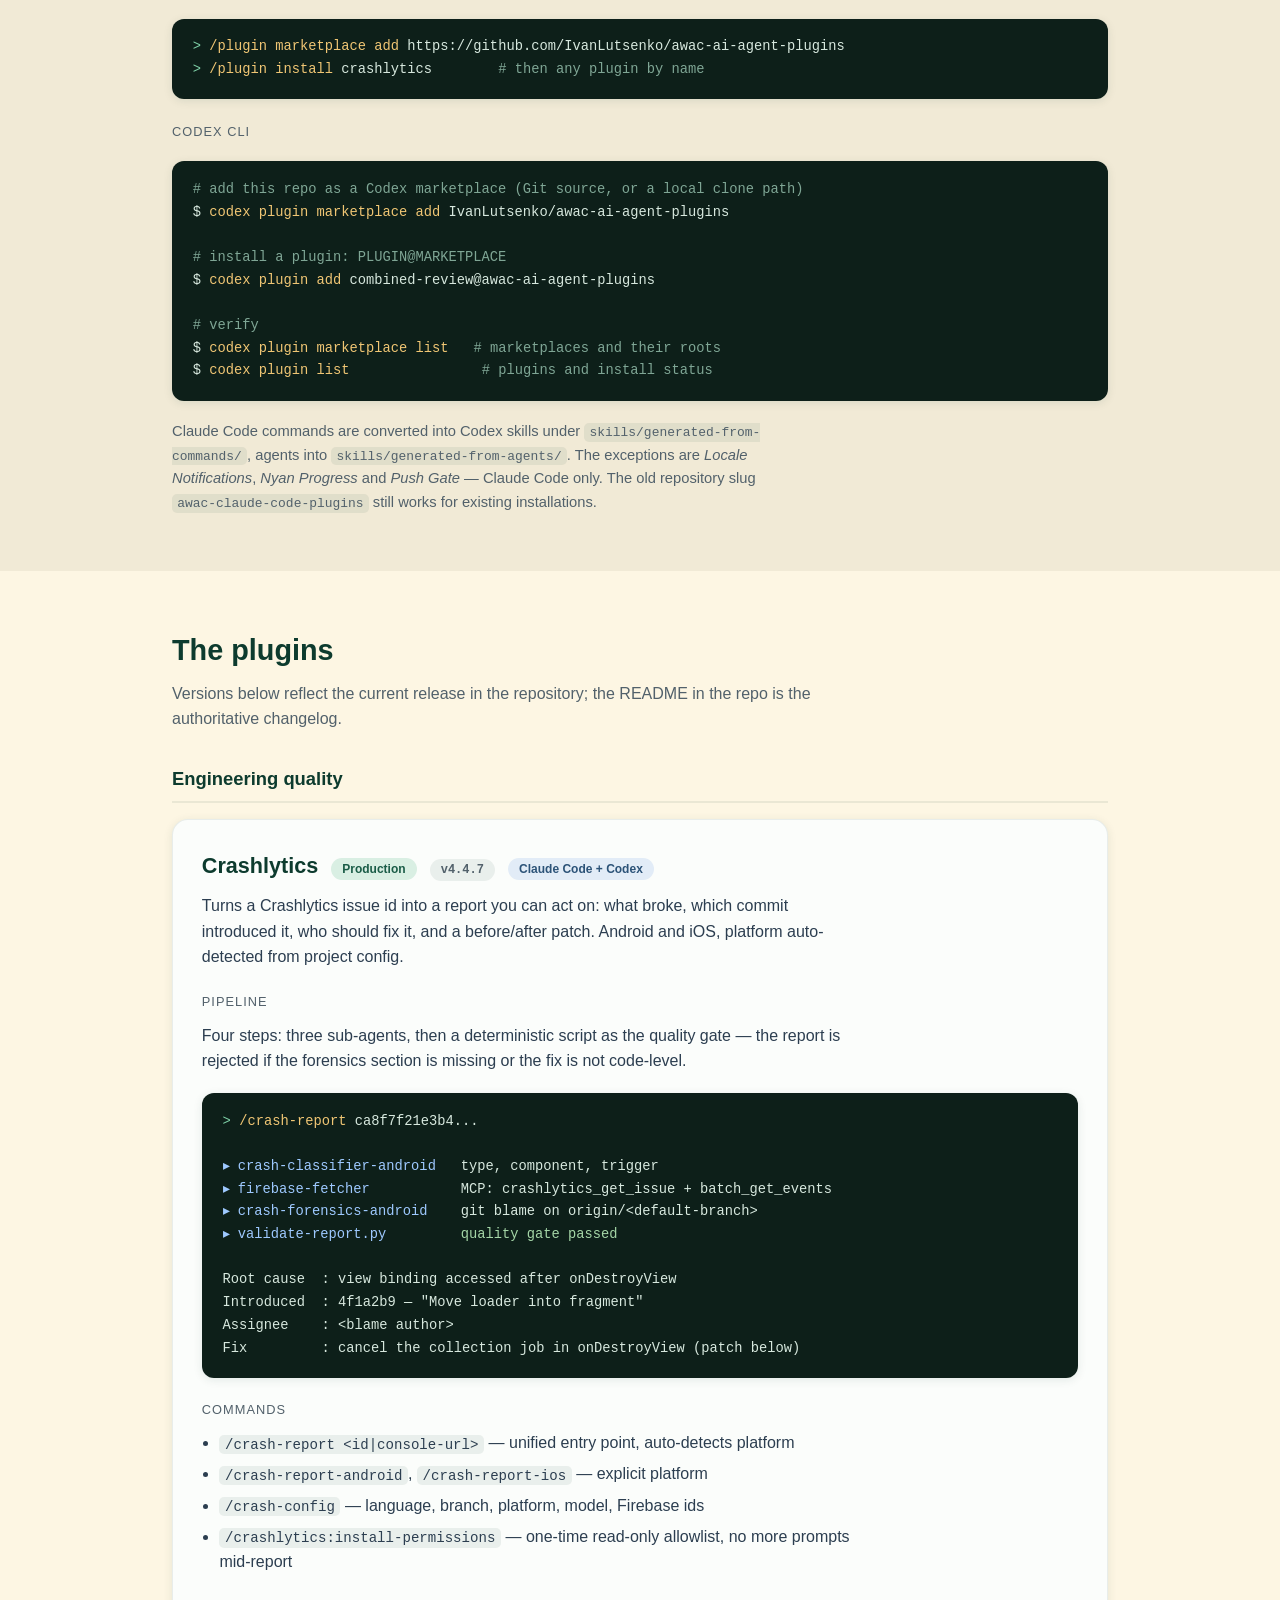
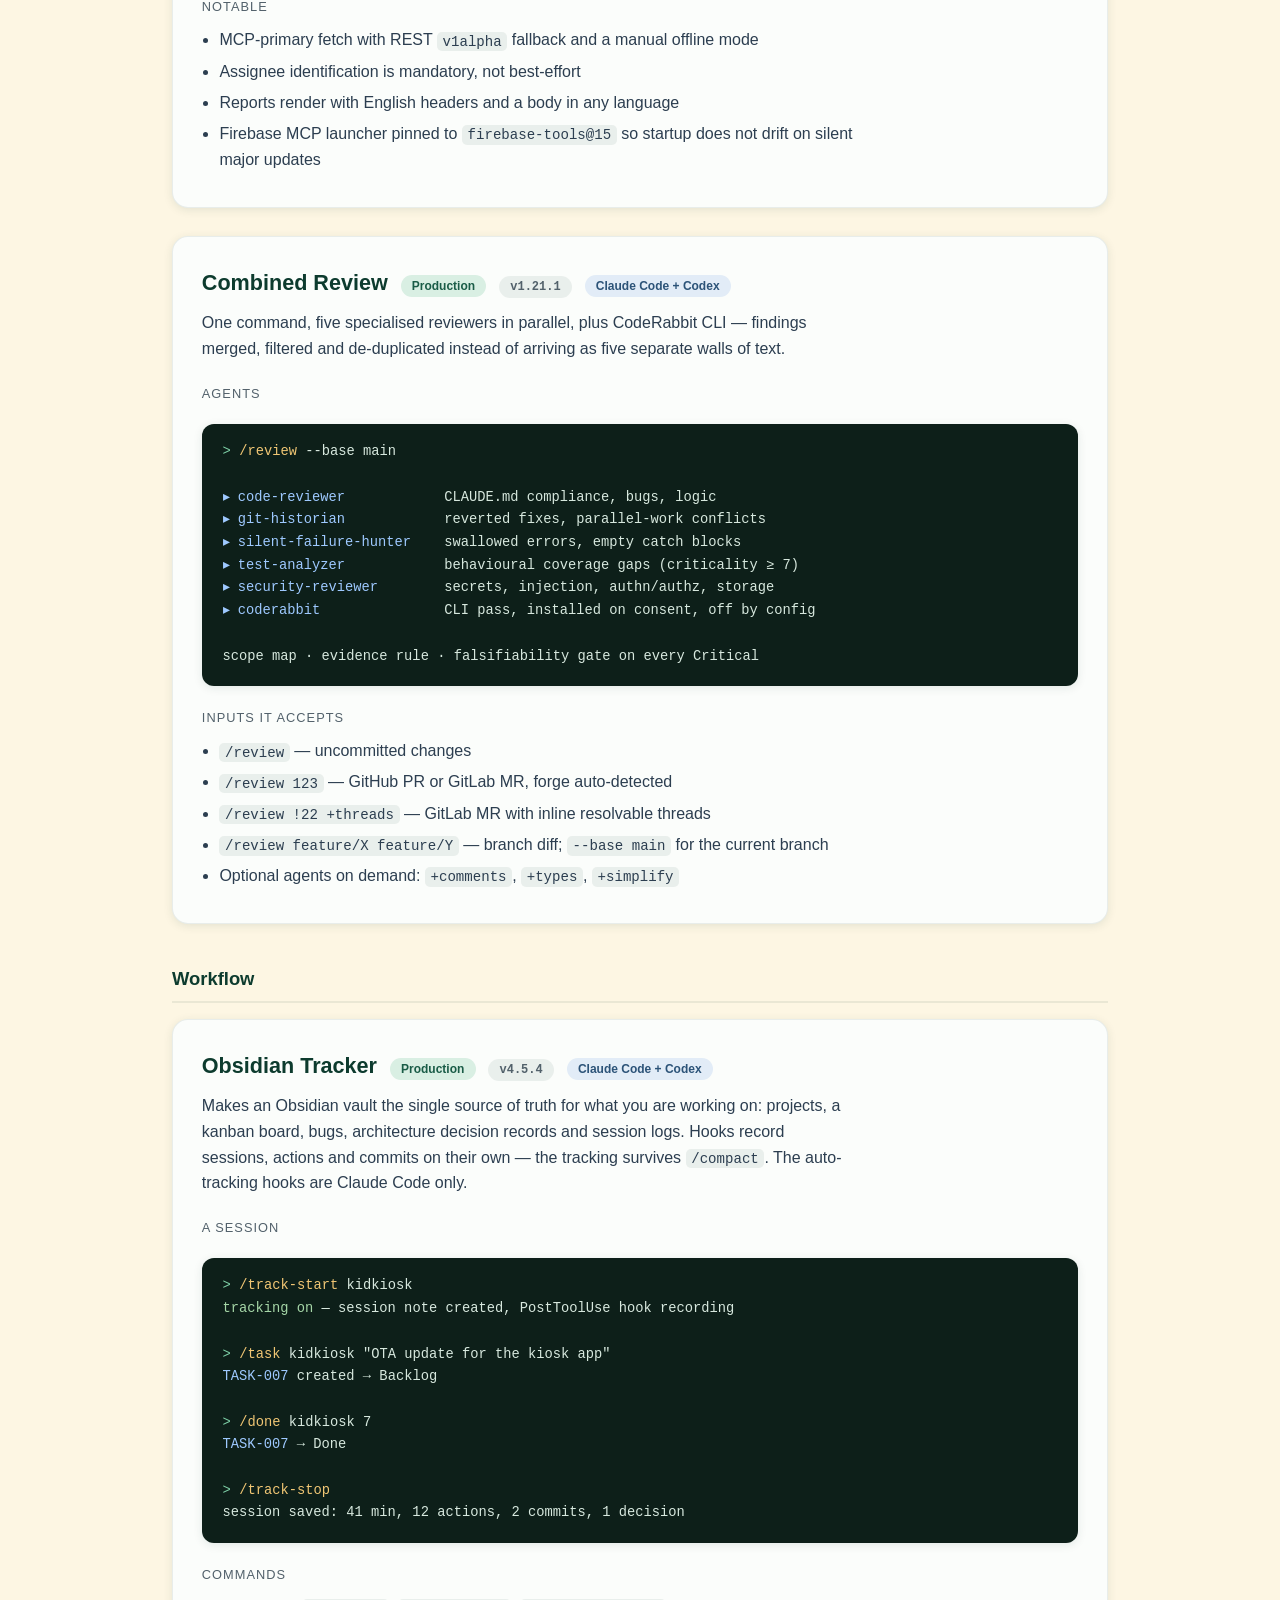
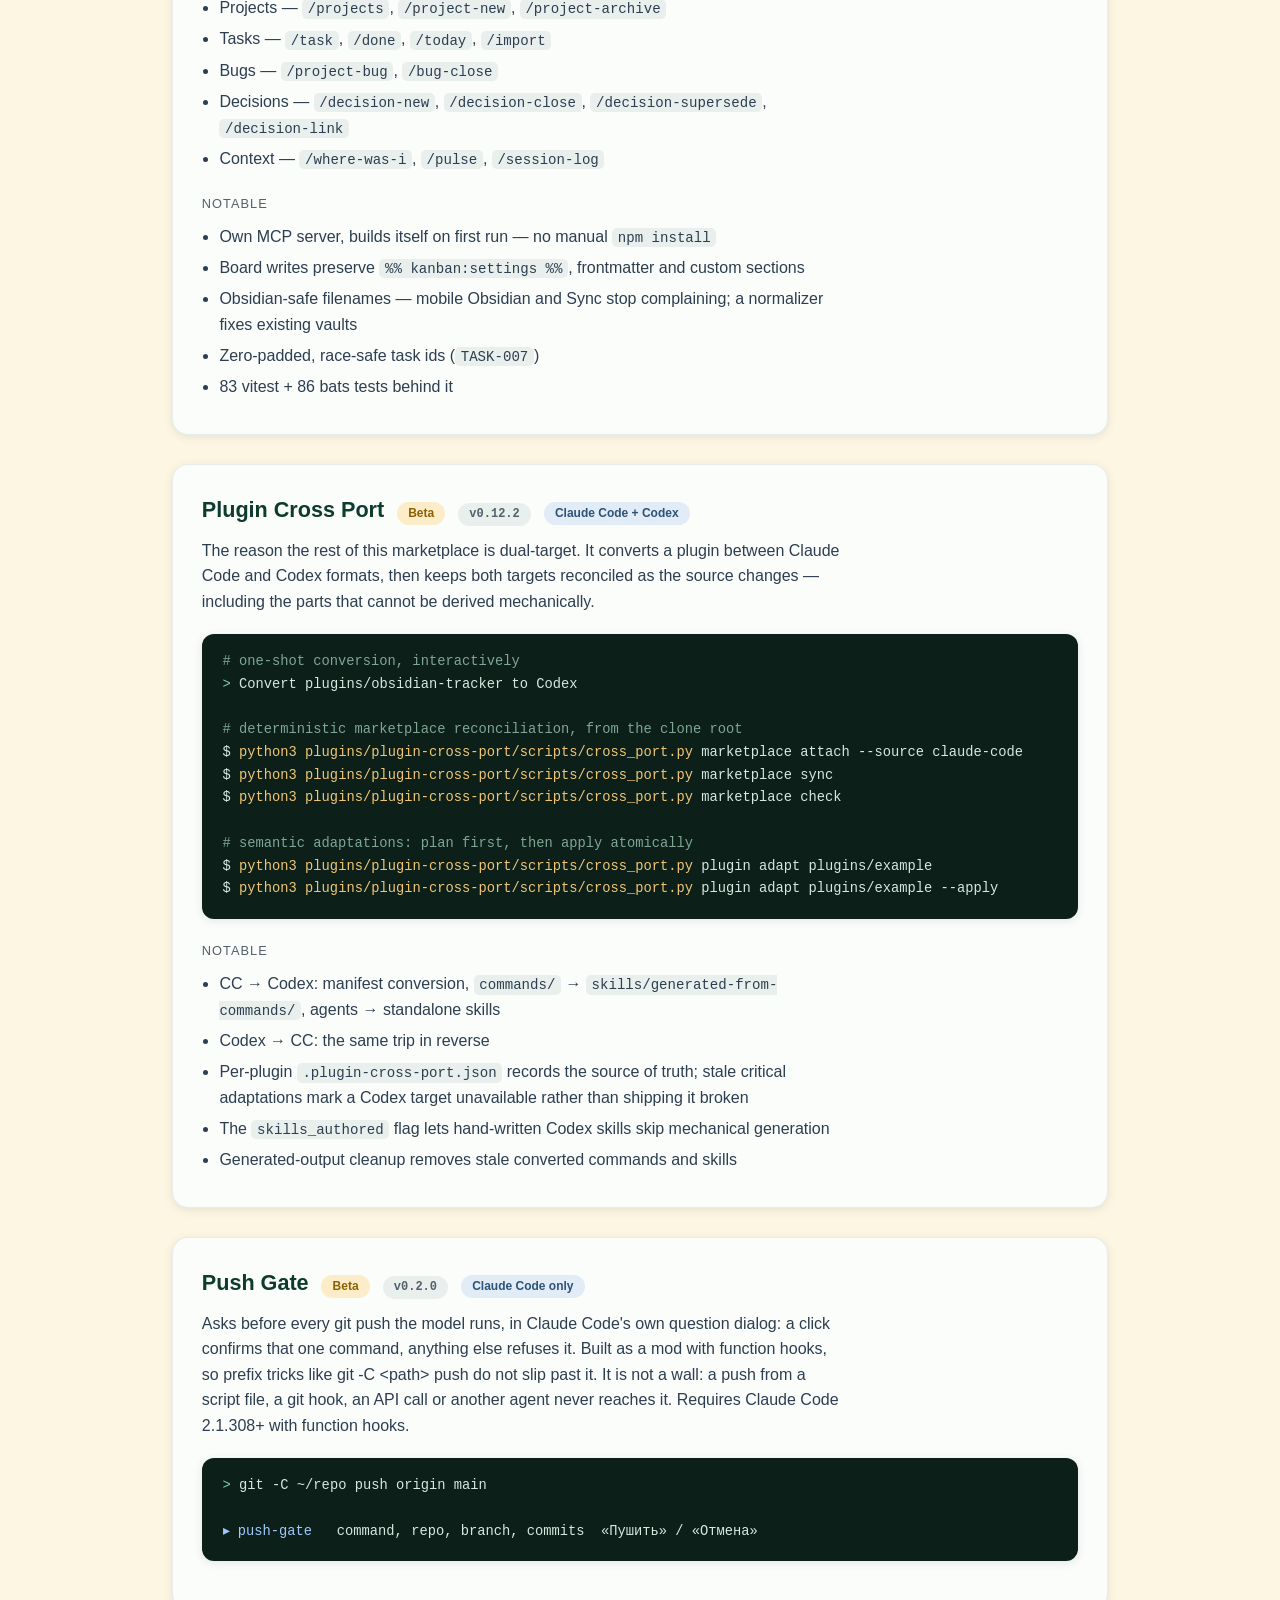
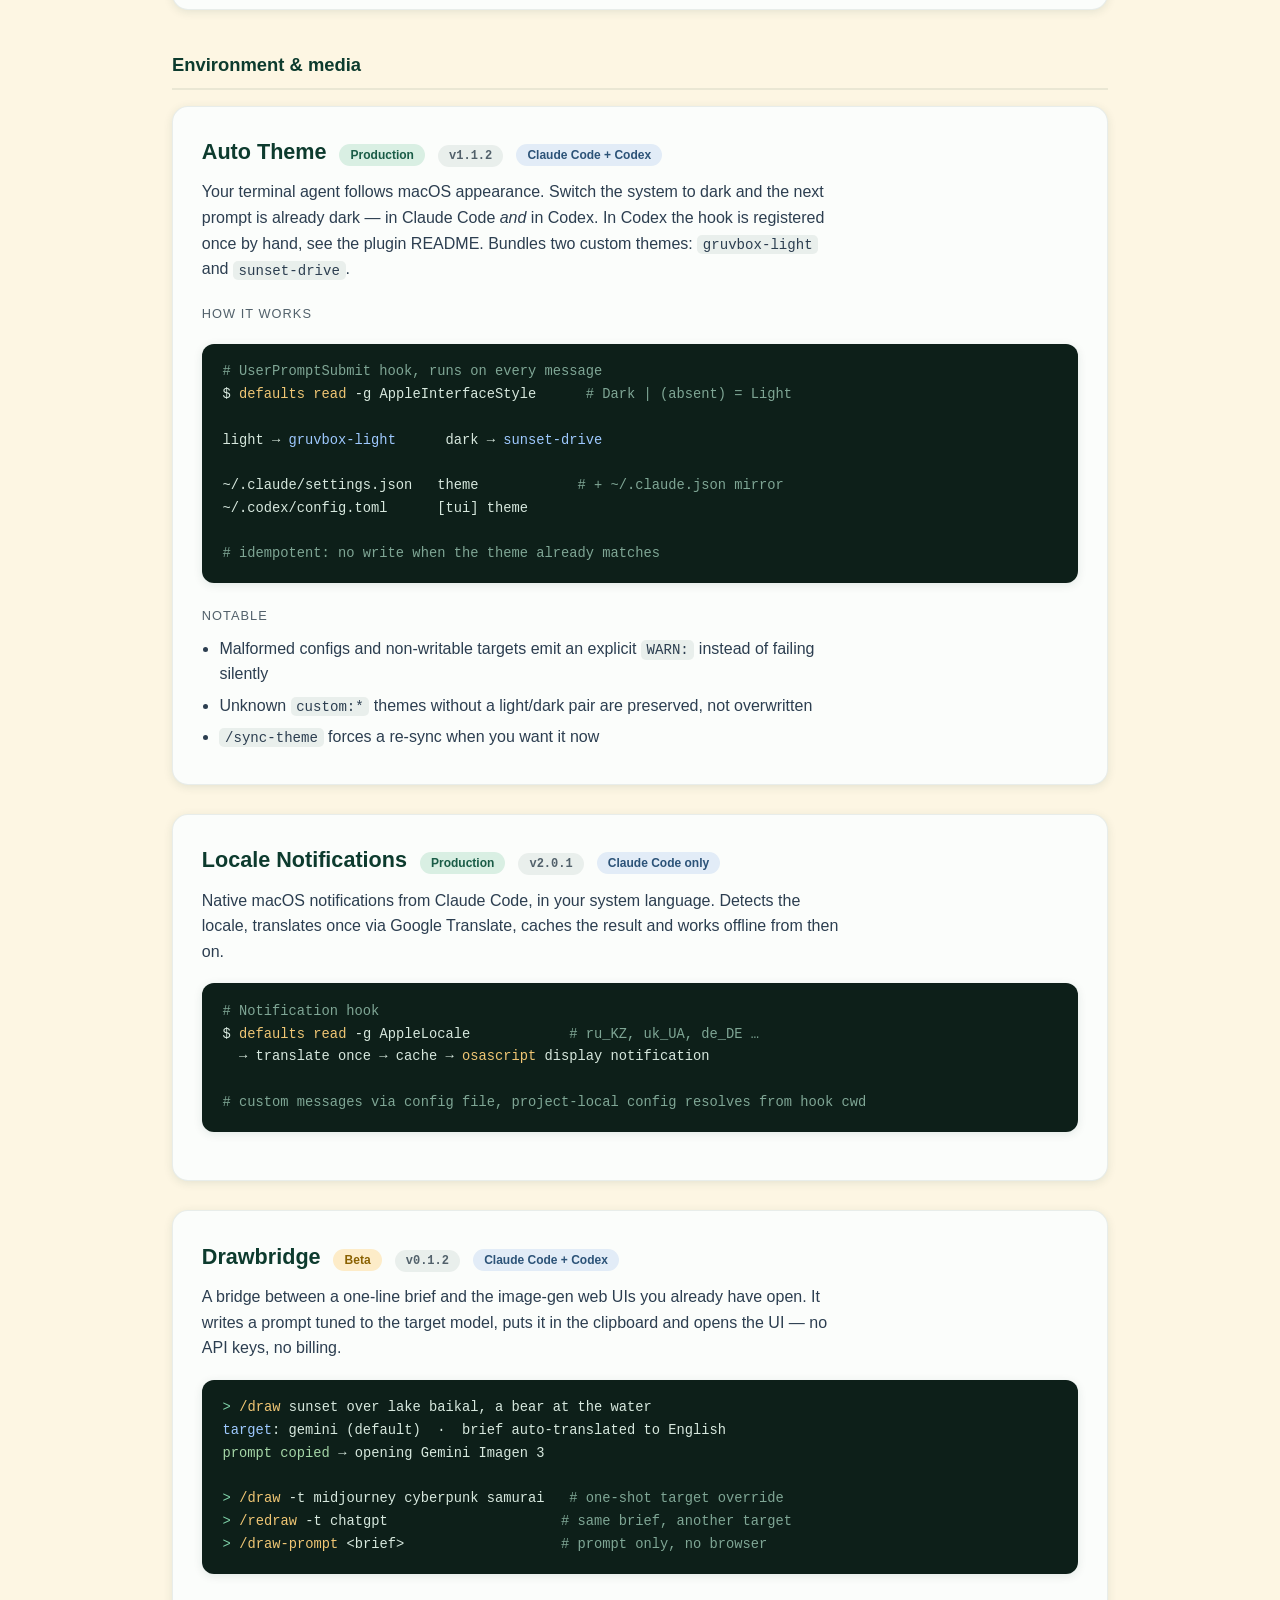
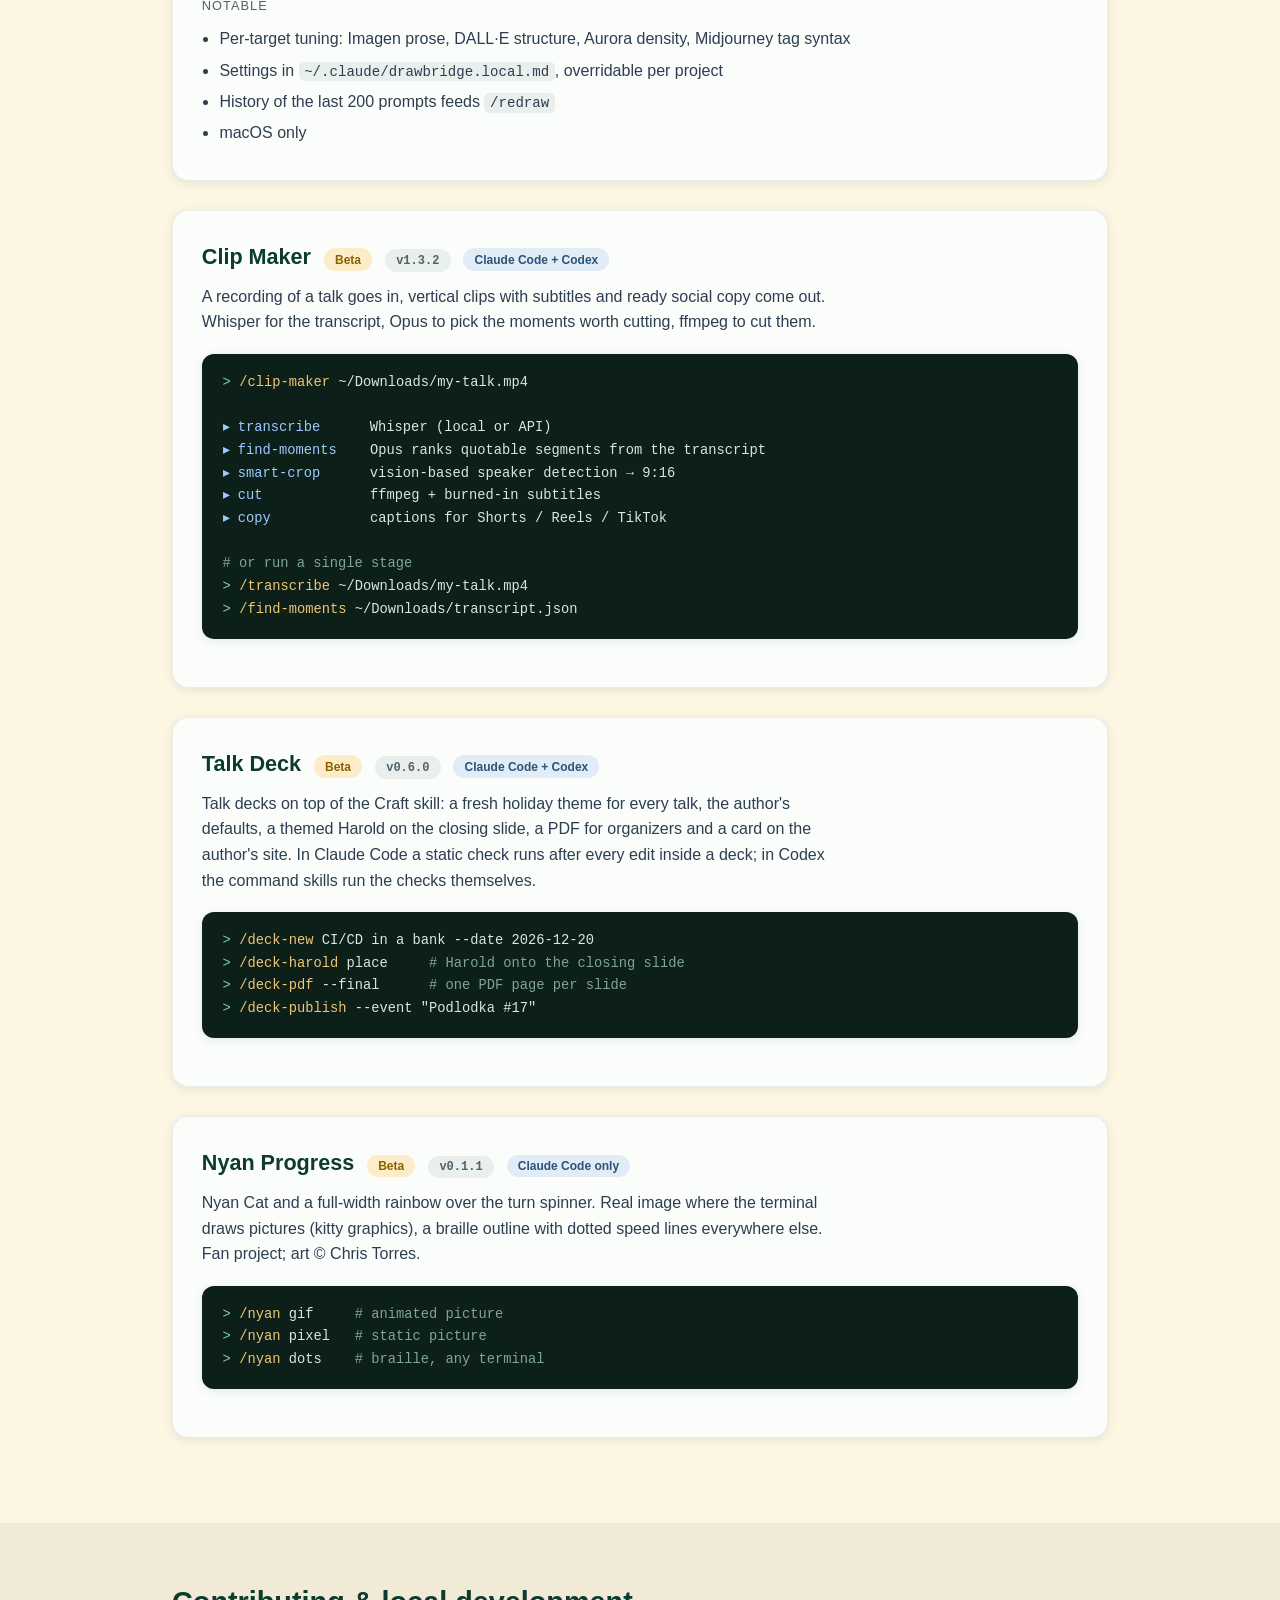
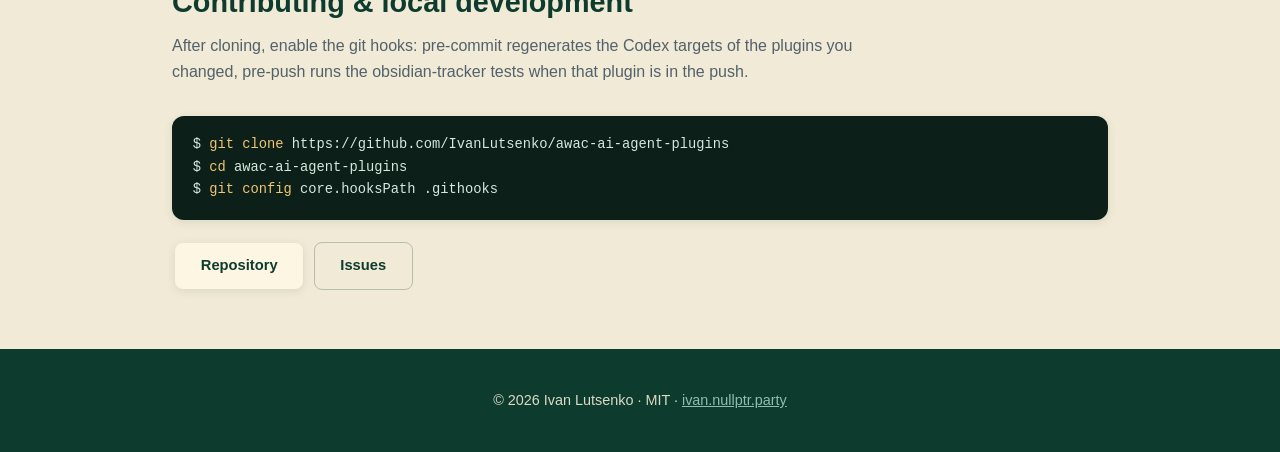
<file: plugins.html>
<!DOCTYPE html>
<html lang="en">
<head>
    <meta charset="UTF-8">
    <meta name="viewport" content="width=device-width, initial-scale=1.0">
    <script>
        // Stamp the language before first paint: no flash of English, and an unknown
        // stored value can no longer hide every [data-lang] block on the page.
        (function () {
            var l = localStorage.getItem('preferredLanguage');
            document.documentElement.dataset.lang = ['en', 'uk', 'ru'].indexOf(l) < 0 ? 'en' : l;
        })();
    </script>
    <meta name="description" content="AWAC AI Agent Plugins — 11 plugins for Claude Code and Codex CLI: Crashlytics crash forensics, multi-agent code review, Obsidian project tracking, vertical clip maker and more.">
    <meta name="keywords" content="Claude Code plugins, Codex CLI plugins, Crashlytics, code review agents, Obsidian tracker, MCP, Ivan Lutsenko">
    <meta name="author" content="Ivan Lutsenko">
    <link rel="canonical" href="https://ivan.nullptr.party/plugins.html">

    <!-- Open Graph Meta Tags -->
    <meta property="og:title" content="AWAC AI Agent Plugins — Claude Code &amp; Codex CLI">
    <meta property="og:description" content="11 plugins for Claude Code and Codex CLI: crash forensics, multi-agent code review, project tracking, clip making.">
    <meta property="og:type" content="website">
    <meta property="og:url" content="https://ivan.nullptr.party/plugins.html">
    <meta property="og:image" content="https://ivan.nullptr.party/res/1000094492.jpg">
    <meta property="og:image:width" content="640">
    <meta property="og:image:height" content="640">

    <!-- Twitter Card Meta Tags -->
    <meta name="twitter:card" content="summary_large_image">
    <meta name="twitter:title" content="AWAC AI Agent Plugins — Claude Code &amp; Codex CLI">
    <meta name="twitter:description" content="11 plugins for Claude Code and Codex CLI: crash forensics, multi-agent code review, project tracking, clip making.">
    <meta name="twitter:image" content="https://ivan.nullptr.party/res/1000094492.jpg">

    <title>AWAC AI Agent Plugins — Ivan Lutsenko</title>

    <!-- Favicons -->
    <link rel="icon" type="image/png" sizes="32x32" href="/favicon-32x32.png">
    <link rel="icon" type="image/png" sizes="16x16" href="/favicon-16x16.png">
    <link rel="apple-touch-icon" sizes="180x180" href="/apple-touch-icon.png">
    <link rel="icon" type="image/x-icon" href="/favicon.ico">
    <link rel="manifest" href="/site.webmanifest">
    <meta name="theme-color" content="#0d3b2e">

    <style>
        * { margin: 0; padding: 0; box-sizing: border-box; }

        :root {
            --dark-green: #0d3b2e;
            --accent-green: #1a5c47;
            --light-green: #2d7a5f;
            --bg-light: #fdf6e3;
            --bg-band: #f1ead6;
            --text-dark: #2c3e50;
            --text-light: #fdf6e3;
            --card-surface: #fbfdfb;
            --card-border: rgba(13, 59, 46, 0.08);
            --shadow-sm: 0 2px 10px rgba(13, 59, 46, 0.10);
            --shadow-md: 0 4px 20px rgba(13, 59, 46, 0.14);
            --transition: all 0.3s cubic-bezier(0.4, 0, 0.2, 1);
            --mono: ui-monospace, SFMono-Regular, 'SF Mono', Menlo, Consolas, monospace;
        }

        html { scroll-behavior: smooth; scroll-padding-top: 90px; }

        body {
            font-family: -apple-system, BlinkMacSystemFont, 'Segoe UI', Roboto, 'Helvetica Neue', Arial, sans-serif;
            line-height: 1.6;
            color: var(--text-dark);
            background-color: var(--bg-light);
            font-size: 16px;
            -webkit-font-smoothing: antialiased;
            -moz-osx-font-smoothing: grayscale;
        }

        /* Visibility keyed off the root language, not a hand-placed .active class */
        html[data-lang="en"] [data-lang]:not([data-lang="en"]),
        html[data-lang="uk"] [data-lang]:not([data-lang="uk"]),
        html[data-lang="ru"] [data-lang]:not([data-lang="ru"]) { display: none !important; }

        /* Navigation */
        nav {
            position: fixed;
            top: 0;
            width: 100%;
            background: linear-gradient(135deg, var(--dark-green) 0%, var(--accent-green) 100%);
            padding: 0.7rem 2rem;
            box-shadow: var(--shadow-md);
            z-index: 1000;
            display: flex;
            justify-content: space-between;
            align-items: center;
            gap: 1rem;
            flex-wrap: wrap;
        }

        nav a {
            color: var(--text-light);
            text-decoration: none;
            font-weight: 600;
            transition: var(--transition);
        }

        nav a:hover { color: #a8d5c2; }

        .nav-right {
            display: flex;
            align-items: center;
            gap: 1.4rem;
            font-size: 0.95rem;
            flex-wrap: wrap;
            justify-content: flex-end;
        }

        .language-switcher {
            display: flex;
            gap: 0.2rem;
            background-color: rgba(253, 246, 227, 0.10);
            border-radius: 12px;
            backdrop-filter: blur(10px);
        }

        .lang-btn {
            background-color: transparent;
            color: var(--text-light);
            border: none;
            padding: 0.4rem 0.8rem;
            border-radius: 8px;
            cursor: pointer;
            font-weight: 600;
            transition: var(--transition);
            font-size: 0.85rem;
            letter-spacing: 0.5px;
            min-width: 44px;
            min-height: 44px;
            display: inline-flex;
            align-items: center;
            justify-content: center;
        }

        .lang-btn:hover:not(.active) { background-color: rgba(253, 246, 227, 0.15); transform: translateY(-1px); }
        .lang-btn.active { background-color: var(--text-light); color: var(--dark-green); box-shadow: 0 2px 8px rgba(0, 0, 0, 0.1); }

        /* Hero */
        header.hero {
            background: linear-gradient(135deg, var(--dark-green) 0%, var(--accent-green) 100%);
            color: var(--text-light);
            padding: 8rem 2rem 4rem;
            text-align: center;
        }

        .hero h1 {
            font-size: clamp(1.9rem, 5vw, 3rem);
            margin-bottom: 1rem;
            line-height: 1.2;
        }

        .hero p {
            max-width: 720px;
            margin: 0 auto 2rem;
            opacity: 0.9;
        }

        .hero-badges {
            display: flex;
            gap: 0.6rem;
            justify-content: center;
            flex-wrap: wrap;
            margin-bottom: 2rem;
        }

        .hero-badges span {
            background: rgba(253, 246, 227, 0.12);
            border: 1px solid rgba(253, 246, 227, 0.25);
            border-radius: 999px;
            padding: 0.3rem 0.9rem;
            font-size: 0.85rem;
        }

        .btn {
            display: inline-block;
            background: var(--bg-light);
            color: var(--dark-green);
            padding: 0.7rem 1.6rem;
            border-radius: 8px;
            text-decoration: none;
            font-weight: 600;
            box-shadow: var(--shadow-sm);
            transition: var(--transition);
            margin: 0.2rem;
        }

        .btn:hover { transform: translateY(-2px); box-shadow: var(--shadow-md); }

        nav a:focus-visible,
        nav button:focus-visible {
            outline: 3px solid var(--text-light);
            outline-offset: 3px;
            border-radius: 6px;
        }

        .btn-ghost {
            background: transparent;
            color: var(--text-light);
            border: 1px solid rgba(253, 246, 227, 0.4);
            box-shadow: none;
        }

        .btn-ghost:hover { background: rgba(253, 246, 227, 0.12); }

        .btn-outline {
            background: transparent;
            color: var(--dark-green);
            border: 1px solid rgba(13, 59, 46, 0.25);
            box-shadow: none;
        }

        .btn-outline:hover { background: rgba(13, 59, 46, 0.06); }

        /* Layout */
        section { padding: 3.5rem 2rem; max-width: 1000px; margin: 0 auto; }

        section.band { background: var(--bg-band); max-width: none; }
        /* 936px = 1000px section max-width minus its 2rem side padding, so band and
           non-band sections start on the same x */
        .band-inner { max-width: 936px; margin: 0 auto; }

        h2 { font-size: 1.8rem; color: var(--dark-green); margin-bottom: 0.5rem; }

        .section-lead {
            color: #52616b;
            margin-bottom: 2rem;
            max-width: 720px;
        }

        .note {
            margin-top: 1rem;
            color: #52616b;
            font-size: 0.92rem;
            max-width: 72ch;
        }

        /* Rubric between plugin groups */
        .group-label {
            font-size: 1.15rem;
            color: var(--dark-green);
            margin: 2.5rem 0 1rem;
            padding-bottom: 0.5rem;
            border-bottom: 2px solid var(--card-border);
        }

        .group-label:first-of-type { margin-top: 1rem; }

        .sub-label {
            font-size: 0.8rem;
            letter-spacing: 0.08em;
            text-transform: uppercase;
            color: #52616b;
            margin: 1.4rem 0 0.6rem;
        }

        /* Code blocks */
        pre {
            margin: 1.2rem 0;
            background: #0d1f19;
            color: #d7e8de;
            border-radius: 12px;
            padding: 1.1rem 1.3rem;
            overflow-x: auto;
            font-family: var(--mono);
            font-size: 0.86rem;
            line-height: 1.65;
            box-shadow: var(--shadow-sm);
        }

        pre .c { color: #7fa695; }   /* comment */
        pre .p { color: #7fd1a8; }   /* prompt sign */
        pre .k { color: #f0c674; }   /* command */
        pre .o { color: #9ec9ff; }   /* agent / step */
        pre .g { color: #a5d6a7; }   /* success */

        code.inline {
            font-family: var(--mono);
            font-size: 0.88em;
            background: rgba(13, 59, 46, 0.07);
            border-radius: 5px;
            padding: 0.12em 0.4em;
        }

        /* Plugin cards */
        .plugin {
            background: var(--card-surface);
            border: 1px solid var(--card-border);
            border-radius: 16px;
            box-shadow: var(--shadow-sm);
            padding: 1.8rem;
            margin-bottom: 1.8rem;
        }

        .plugin-head {
            display: flex;
            align-items: baseline;
            flex-wrap: wrap;
            gap: 0.6rem 0.8rem;
            margin-bottom: 0.6rem;
        }

        .plugin-head h4 { font-size: 1.35rem; color: var(--dark-green); }

        .tag {
            display: inline-flex;
            align-items: center;
            justify-content: center;
            line-height: 1;
            font-size: 0.75rem;
            font-weight: 600;
            border-radius: 999px;
            padding: 0.32rem 0.7rem;
            white-space: nowrap;
        }

        .tag-stable { background: #d9efe3; color: #1a5c47; }
        .tag-beta { background: #fdecc8; color: #8a6100; }
        .tag-ver { background: rgba(13, 59, 46, 0.07); color: #52616b; font-family: var(--mono); }
        .tag-target { background: #e2ecf7; color: #2c5378; }

        .plugin-desc { margin-bottom: 1rem; }

        /* Prose keeps a readable measure; <pre> stays full width */
        .plugin-desc, .plugin p, .plugin li { max-width: 72ch; }

        .plugin ul { margin: 0 0 0 1.1rem; }
        .plugin li { margin-bottom: 0.35rem; }

        .shot {
            display: block;
            width: 100%;
            height: auto;
            border-radius: 12px;
            border: 1px solid var(--card-border);
            box-shadow: var(--shadow-sm);
            margin-top: 1rem;
        }

        /* Index grid */
        .toc {
            display: grid;
            grid-template-columns: repeat(auto-fit, minmax(220px, 1fr));
            gap: 0.9rem;
        }

        .toc a {
            display: block;
            background: var(--card-surface);
            border: 1px solid var(--card-border);
            border-radius: 12px;
            padding: 0.9rem 1.1rem;
            text-decoration: none;
            color: var(--dark-green);
            font-weight: 600;
            box-shadow: var(--shadow-sm);
            transition: var(--transition);
        }

        .toc a:hover { transform: translateY(-3px); box-shadow: var(--shadow-md); }

        .toc-heading {
            font-size: 1.05rem;
            color: var(--dark-green);
            margin: 2rem 0 0.8rem;
        }

        .toc-meta {
            display: flex;
            flex-wrap: wrap;
            gap: 0.3rem;
            margin-top: 0.6rem;
        }

        .toc-meta .tag { font-size: 0.7rem; font-weight: 600; }
        .toc a span[data-lang] { display: block; font-weight: 400; font-size: 0.85rem; color: #52616b; margin-top: 0.2rem; }

        footer {
            background: var(--dark-green);
            color: var(--text-light);
            text-align: center;
            padding: 2.5rem 2rem;
        }

        footer p { opacity: 0.85; font-size: 0.9rem; }
        footer a { color: #a8d5c2; }

        @media (max-width: 768px) {
            nav { padding: 0.6rem 1rem; flex-wrap: nowrap; }
            .nav-right { gap: 0.9rem; font-size: 0.85rem; flex-wrap: nowrap; }
            /* Both are reachable from the hero and the content, so the nav keeps one row
               at any translation length instead of sliding under the hero heading */
            .nav-right > a { display: none; }
            header.hero { padding: 6rem 1.2rem 3rem; }
            section { padding: 2.5rem 1.2rem; }
            .plugin { padding: 1.3rem; }
            /* Commands people copy must be readable whole; the aligned demos keep scrolling */
            #install pre, #contributing pre { white-space: pre-wrap; overflow-wrap: anywhere; }
        }

        @media (prefers-reduced-motion: reduce) {
            html { scroll-behavior: auto; }
            * { transition: none !important; }
        }
    </style>
</head>
<body>
    <nav>
        <a href="/">
            <span data-lang="en" class="active">← Portfolio</span>
            <span data-lang="uk">← Портфоліо</span>
            <span data-lang="ru">← Портфолио</span>
        </a>
        <div class="nav-right">
            <a href="#install">
                <span data-lang="en" class="active">Install</span>
                <span data-lang="uk">Встановлення</span>
                <span data-lang="ru">Установка</span>
            </a>
            <a href="#plugins">
                <span data-lang="en" class="active">Plugins</span>
                <span data-lang="uk">Плагіни</span>
                <span data-lang="ru">Плагины</span>
            </a>
            <a href="https://github.com/IvanLutsenko/awac-ai-agent-plugins" target="_blank" rel="noopener">GitHub</a>
            <div class="language-switcher">
                <button class="lang-btn active" data-lang-switch="en" aria-pressed="true" aria-label="Switch language to English">EN</button>
                <button class="lang-btn" data-lang-switch="uk" aria-pressed="false" aria-label="Switch language to Ukrainian">UK</button>
                <button class="lang-btn" data-lang-switch="ru" aria-pressed="false" aria-label="Switch language to Russian">RU</button>
            </div>
        </div>
    </nav>

    <header class="hero">
        <h1>AWAC AI Agent Plugins</h1>

        <p data-lang="en" class="active">11 plugins I use daily as an Android Tech Lead — crash forensics, multi-agent code review, project tracking, plugin porting, clip making. Most of them are dual-target: the same plugin runs in Claude Code and in Codex CLI.</p>
        <p data-lang="uk">11 плагінів, якими я користуюсь щодня як Android Tech Lead — форензика крашів, мультиагентний код-рев'ю, трекінг проєктів, портування плагінів, нарізка кліпів. Більшість із них dual-target: той самий плагін працює і в Claude Code, і в Codex CLI.</p>
        <p data-lang="ru">11 плагинов, которыми я пользуюсь каждый день как Android Tech Lead — форензика крашей, мультиагентный код-ревью, трекинг проектов, портирование плагинов, нарезка клипов. Большинство из них dual-target: один и тот же плагин работает и в Claude Code, и в Codex CLI.</p>

        <div class="hero-badges active" data-lang="en">
            <span>11 plugins</span>
            <span>Claude Code + Codex CLI</span>
            <span>Sub-agents · Hooks · MCP servers</span>
            <span>MIT</span>
        </div>
        <div class="hero-badges" data-lang="uk">
            <span>11 плагінів</span>
            <span>Claude Code + Codex CLI</span>
            <span>Субагенти · Хуки · MCP-сервери</span>
            <span>MIT</span>
        </div>
        <div class="hero-badges" data-lang="ru">
            <span>11 плагинов</span>
            <span>Claude Code + Codex CLI</span>
            <span>Субагенты · Хуки · MCP-серверы</span>
            <span>MIT</span>
        </div>

        <p>
            <a class="btn" href="#install">
                <span data-lang="en" class="active">Install</span>
                <span data-lang="uk">Встановлення</span>
                <span data-lang="ru">Установка</span>
            </a>
            <a class="btn btn-ghost" href="https://github.com/IvanLutsenko/awac-ai-agent-plugins" target="_blank" rel="noopener">
                <span data-lang="en" class="active">View on GitHub</span>
                <span data-lang="uk">Дивитись на GitHub</span>
                <span data-lang="ru">Смотреть на GitHub</span>
            </a>
        </p>
    </header>

    <main>
    <section id="what">
        <h2 data-lang="en" class="active">What this is</h2>
        <h2 data-lang="uk">Що це таке</h2>
        <h2 data-lang="ru">Что это такое</h2>

        <p class="section-lead active" data-lang="en">A marketplace repository. You add it once to your agent CLI, then install plugins by name. Each plugin is a self-contained bundle of slash commands, sub-agents, hooks, skills and — where it needs persistent state — its own MCP server.</p>
        <p class="section-lead" data-lang="uk">Репозиторій-маркетплейс. Додаєте його до свого агентського CLI один раз, далі ставите плагіни на ім'я. Кожен плагін — самодостатній набір слеш-команд, субагентів, хуків, скілів і — там, де потрібен постійний стан — власного MCP-сервера.</p>
        <p class="section-lead" data-lang="ru">Репозиторий-маркетплейс. Добавляете его в свой агентский CLI один раз, дальше ставите плагины по имени. Каждый плагин — самодостаточный набор слеш-команд, субагентов, хуков, скилов и — там, где нужно постоянное состояние — собственного MCP-сервера.</p>

        <h3 class="toc-heading" data-lang="en">Jump to a plugin</h3>
        <h3 class="toc-heading" data-lang="uk">Перейти до плагіна</h3>
        <h3 class="toc-heading" data-lang="ru">Перейти к плагину</h3>

        <div class="toc">
            <a href="#crashlytics">Crashlytics
                <span data-lang="en" class="active">Android &amp; iOS crash analysis with git blame forensics</span>
                <span data-lang="uk">Аналіз крашів Android та iOS із форензикою git blame</span>
                <span data-lang="ru">Анализ крашей Android и iOS с форензикой git blame</span>
                <span class="toc-meta">
                    <span class="tag tag-stable" data-lang="en">Production</span>
                    <span class="tag tag-stable" data-lang="uk">Продакшн</span>
                    <span class="tag tag-stable" data-lang="ru">Продакшн</span>
                    <span class="tag tag-ver" data-plugin="crashlytics">v4.4.7</span>
                    <span class="tag tag-target" data-plugin="crashlytics" data-lang="en">Claude Code + Codex</span>
                    <span class="tag tag-target" data-plugin="crashlytics" data-lang="uk">Claude Code + Codex</span>
                    <span class="tag tag-target" data-plugin="crashlytics" data-lang="ru">Claude Code + Codex</span>
                </span>
            </a>
            <a href="#combined-review">Combined Review
                <span data-lang="en" class="active">5 review agents + CodeRabbit in one pass</span>
                <span data-lang="uk">5 агентів рев'ю + CodeRabbit за один прохід</span>
                <span data-lang="ru">5 агентов ревью + CodeRabbit за один проход</span>
                <span class="toc-meta">
                    <span class="tag tag-stable" data-lang="en">Production</span>
                    <span class="tag tag-stable" data-lang="uk">Продакшн</span>
                    <span class="tag tag-stable" data-lang="ru">Продакшн</span>
                    <span class="tag tag-ver" data-plugin="combined-review">v1.21.1</span>
                    <span class="tag tag-target" data-plugin="combined-review" data-lang="en">Claude Code + Codex</span>
                    <span class="tag tag-target" data-plugin="combined-review" data-lang="uk">Claude Code + Codex</span>
                    <span class="tag tag-target" data-plugin="combined-review" data-lang="ru">Claude Code + Codex</span>
                </span>
            </a>
            <a href="#obsidian-tracker">Obsidian Tracker
                <span data-lang="en" class="active">Projects, kanban tasks, bugs, ADRs, session logs</span>
                <span data-lang="uk">Проєкти, канбан-задачі, баги, ADR, логи сесій</span>
                <span data-lang="ru">Проекты, канбан-задачи, баги, ADR, логи сессий</span>
                <span class="toc-meta">
                    <span class="tag tag-stable" data-lang="en">Production</span>
                    <span class="tag tag-stable" data-lang="uk">Продакшн</span>
                    <span class="tag tag-stable" data-lang="ru">Продакшн</span>
                    <span class="tag tag-ver" data-plugin="obsidian-tracker">v4.5.4</span>
                    <span class="tag tag-target" data-plugin="obsidian-tracker" data-lang="en">Claude Code + Codex</span>
                    <span class="tag tag-target" data-plugin="obsidian-tracker" data-lang="uk">Claude Code + Codex</span>
                    <span class="tag tag-target" data-plugin="obsidian-tracker" data-lang="ru">Claude Code + Codex</span>
                </span>
            </a>
            <a href="#plugin-cross-port">Plugin Cross Port
                <span data-lang="en" class="active">Claude Code ⇄ Codex plugin conversion</span>
                <span data-lang="uk">Конвертація плагінів Claude Code ⇄ Codex</span>
                <span data-lang="ru">Конвертация плагинов Claude Code ⇄ Codex</span>
                <span class="toc-meta">
                    <span class="tag tag-beta" data-lang="en">Beta</span>
                    <span class="tag tag-beta" data-lang="uk">Бета</span>
                    <span class="tag tag-beta" data-lang="ru">Бета</span>
                    <span class="tag tag-ver" data-plugin="plugin-cross-port">v0.12.2</span>
                    <span class="tag tag-target" data-plugin="plugin-cross-port" data-lang="en">Claude Code + Codex</span>
                    <span class="tag tag-target" data-plugin="plugin-cross-port" data-lang="uk">Claude Code + Codex</span>
                    <span class="tag tag-target" data-plugin="plugin-cross-port" data-lang="ru">Claude Code + Codex</span>
                </span>
            </a>
            <a href="#push-gate">Push Gate
                <span data-lang="en" class="active">Confirm every git push the model runs</span>
                <span data-lang="uk">Підтвердження кожного git push від моделі</span>
                <span data-lang="ru">Подтверждение каждого git push от модели</span>
                <span class="toc-meta">
                    <span class="tag tag-beta" data-lang="en">Beta</span>
                    <span class="tag tag-beta" data-lang="uk">Бета</span>
                    <span class="tag tag-beta" data-lang="ru">Бета</span>
                    <span class="tag tag-ver" data-plugin="push-gate">v0.2.0</span>
                    <span class="tag tag-target" data-plugin="push-gate" data-lang="en">Claude Code only</span>
                    <span class="tag tag-target" data-plugin="push-gate" data-lang="uk">Лише Claude Code</span>
                    <span class="tag tag-target" data-plugin="push-gate" data-lang="ru">Только Claude Code</span>
                </span>
            </a>
            <a href="#auto-theme">Auto Theme
                <span data-lang="en" class="active">Terminal theme follows macOS light/dark</span>
                <span data-lang="uk">Тема терміналу слідує за light/dark macOS</span>
                <span data-lang="ru">Тема терминала следует за light/dark macOS</span>
                <span class="toc-meta">
                    <span class="tag tag-stable" data-lang="en">Production</span>
                    <span class="tag tag-stable" data-lang="uk">Продакшн</span>
                    <span class="tag tag-stable" data-lang="ru">Продакшн</span>
                    <span class="tag tag-ver" data-plugin="auto-theme">v1.1.2</span>
                    <span class="tag tag-target" data-plugin="auto-theme" data-lang="en">Claude Code + Codex</span>
                    <span class="tag tag-target" data-plugin="auto-theme" data-lang="uk">Claude Code + Codex</span>
                    <span class="tag tag-target" data-plugin="auto-theme" data-lang="ru">Claude Code + Codex</span>
                </span>
            </a>
            <a href="#locale-notifications">Locale Notifications
                <span data-lang="en" class="active">macOS notifications in your system language</span>
                <span data-lang="uk">Сповіщення macOS мовою вашої системи</span>
                <span data-lang="ru">Уведомления macOS на языке вашей системы</span>
                <span class="toc-meta">
                    <span class="tag tag-stable" data-lang="en">Production</span>
                    <span class="tag tag-stable" data-lang="uk">Продакшн</span>
                    <span class="tag tag-stable" data-lang="ru">Продакшн</span>
                    <span class="tag tag-ver" data-plugin="locale-notifications">v2.0.1</span>
                    <span class="tag tag-target" data-plugin="locale-notifications" data-lang="en">Claude Code only</span>
                    <span class="tag tag-target" data-plugin="locale-notifications" data-lang="uk">Лише Claude Code</span>
                    <span class="tag tag-target" data-plugin="locale-notifications" data-lang="ru">Только Claude Code</span>
                </span>
            </a>
            <a href="#drawbridge">Drawbridge
                <span data-lang="en" class="active">Brief → tuned prompt → image-gen web UI</span>
                <span data-lang="uk">Бриф → налаштований промпт → веб-UI генерації зображень</span>
                <span data-lang="ru">Бриф → настроенный промпт → веб-UI генерации изображений</span>
                <span class="toc-meta">
                    <span class="tag tag-beta" data-lang="en">Beta</span>
                    <span class="tag tag-beta" data-lang="uk">Бета</span>
                    <span class="tag tag-beta" data-lang="ru">Бета</span>
                    <span class="tag tag-ver" data-plugin="drawbridge">v0.1.2</span>
                    <span class="tag tag-target" data-plugin="drawbridge" data-lang="en">Claude Code + Codex</span>
                    <span class="tag tag-target" data-plugin="drawbridge" data-lang="uk">Claude Code + Codex</span>
                    <span class="tag tag-target" data-plugin="drawbridge" data-lang="ru">Claude Code + Codex</span>
                </span>
            </a>
            <a href="#clip-maker">Clip Maker
                <span data-lang="en" class="active">Talks → vertical clips with subtitles</span>
                <span data-lang="uk">Доповіді → вертикальні кліпи з субтитрами</span>
                <span data-lang="ru">Доклады → вертикальные клипы с субтитрами</span>
                <span class="toc-meta">
                    <span class="tag tag-beta" data-lang="en">Beta</span>
                    <span class="tag tag-beta" data-lang="uk">Бета</span>
                    <span class="tag tag-beta" data-lang="ru">Бета</span>
                    <span class="tag tag-ver" data-plugin="clip-maker">v1.3.2</span>
                    <span class="tag tag-target" data-plugin="clip-maker" data-lang="en">Claude Code + Codex</span>
                    <span class="tag tag-target" data-plugin="clip-maker" data-lang="uk">Claude Code + Codex</span>
                    <span class="tag tag-target" data-plugin="clip-maker" data-lang="ru">Claude Code + Codex</span>
                </span>
            </a>
            <a href="#talk-deck">Talk Deck
                <span data-lang="en" class="active">Talk decks on Craft → PDF and a site card</span>
                <span data-lang="uk">Деки доповідей на Craft → PDF і картка на сайті</span>
                <span data-lang="ru">Деки докладов на Craft → PDF и карточка на сайте</span>
                <span class="toc-meta">
                    <span class="tag tag-beta" data-lang="en">Beta</span>
                    <span class="tag tag-beta" data-lang="uk">Бета</span>
                    <span class="tag tag-beta" data-lang="ru">Бета</span>
                    <span class="tag tag-ver" data-plugin="talk-deck">v0.6.0</span>
                    <span class="tag tag-target" data-plugin="talk-deck" data-lang="en">Claude Code + Codex</span>
                    <span class="tag tag-target" data-plugin="talk-deck" data-lang="uk">Claude Code + Codex</span>
                    <span class="tag tag-target" data-plugin="talk-deck" data-lang="ru">Claude Code + Codex</span>
                </span>
            </a>
            <a href="#nyan-progress">Nyan Progress
                <span data-lang="en" class="active">Nyan Cat over the turn spinner</span>
                <span data-lang="uk">Nyan Cat над спінером ходу</span>
                <span data-lang="ru">Nyan Cat над спиннером хода</span>
                <span class="toc-meta">
                    <span class="tag tag-beta" data-lang="en">Beta</span>
                    <span class="tag tag-beta" data-lang="uk">Бета</span>
                    <span class="tag tag-beta" data-lang="ru">Бета</span>
                    <span class="tag tag-ver" data-plugin="nyan-progress">v0.1.1</span>
                    <span class="tag tag-target" data-plugin="nyan-progress" data-lang="en">Claude Code only</span>
                    <span class="tag tag-target" data-plugin="nyan-progress" data-lang="uk">Лише Claude Code</span>
                    <span class="tag tag-target" data-plugin="nyan-progress" data-lang="ru">Только Claude Code</span>
                </span>
            </a>
        </div>
    </section>

    <section class="band" id="install">
        <div class="band-inner">
            <h2 data-lang="en" class="active">Install</h2>
            <h2 data-lang="uk">Встановлення</h2>
            <h2 data-lang="ru">Установка</h2>

            <p class="section-lead active" data-lang="en">Add the marketplace once, then install whatever you need. Nothing is installed globally — every plugin is opt-in.</p>
            <p class="section-lead" data-lang="uk">Додайте маркетплейс один раз, далі ставте те, що потрібно. Нічого не ставиться глобально — кожен плагін підключається окремо.</p>
            <p class="section-lead" data-lang="ru">Добавьте маркетплейс один раз, дальше ставьте что нужно. Ничего не ставится глобально — каждый плагин подключается отдельно.</p>

            <p class="sub-label">Claude Code</p>
<pre><span class="p">&gt;</span> <span class="k">/plugin marketplace add</span> https://github.com/IvanLutsenko/awac-ai-agent-plugins
<span class="p">&gt;</span> <span class="k">/plugin install</span> crashlytics        <span class="c"># then any plugin by name</span></pre>

            <p class="sub-label">Codex CLI</p>
<pre><span class="c"># add this repo as a Codex marketplace (Git source, or a local clone path)</span>
$ <span class="k">codex plugin marketplace add</span> IvanLutsenko/awac-ai-agent-plugins

<span class="c"># install a plugin: PLUGIN@MARKETPLACE</span>
$ <span class="k">codex plugin add</span> combined-review@awac-ai-agent-plugins

<span class="c"># verify</span>
$ <span class="k">codex plugin marketplace list</span>   <span class="c"># marketplaces and their roots</span>
$ <span class="k">codex plugin list</span>                <span class="c"># plugins and install status</span></pre>

            <p class="note active" data-lang="en">Claude Code commands are converted into Codex skills under <code class="inline">skills/generated-from-commands/</code>, agents into <code class="inline">skills/generated-from-agents/</code>. The exceptions are <em>Locale Notifications</em>, <em>Nyan Progress</em> and <em>Push Gate</em> — Claude Code only. The old repository slug <code class="inline">awac-claude-code-plugins</code> still works for existing installations.</p>
            <p class="note" data-lang="uk">Команди Claude Code конвертуються в скіли Codex у <code class="inline">skills/generated-from-commands/</code>, агенти — у <code class="inline">skills/generated-from-agents/</code>. Винятки — <em>Locale Notifications</em>, <em>Nyan Progress</em> і <em>Push Gate</em>, лише для Claude Code. Старий слаг репозиторію <code class="inline">awac-claude-code-plugins</code> досі працює для наявних інсталяцій.</p>
            <p class="note" data-lang="ru">Команды Claude Code конвертируются в скилы Codex в <code class="inline">skills/generated-from-commands/</code>, агенты — в <code class="inline">skills/generated-from-agents/</code>. Исключения — <em>Locale Notifications</em>, <em>Nyan Progress</em> и <em>Push Gate</em>, только для Claude Code. Старый слаг репозитория <code class="inline">awac-claude-code-plugins</code> по-прежнему работает для уже установленных копий.</p>
        </div>
    </section>

    <section id="plugins">
        <h2 data-lang="en" class="active">The plugins</h2>
        <h2 data-lang="uk">Плагіни</h2>
        <h2 data-lang="ru">Плагины</h2>

        <p class="section-lead active" data-lang="en">Versions below reflect the current release in the repository; the README in the repo is the authoritative changelog.</p>
        <p class="section-lead" data-lang="uk">Версії нижче відповідають поточному релізу в репозиторії; авторитетний чейнджлог — README самої репи.</p>
        <p class="section-lead" data-lang="ru">Версии ниже соответствуют текущему релизу в репозитории; авторитетный чейнджлог — README самой репы.</p>

        <h3 class="group-label" data-lang="en">Engineering quality</h3>
        <h3 class="group-label" data-lang="uk">Інженерна якість</h3>
        <h3 class="group-label" data-lang="ru">Инженерное качество</h3>

        <!-- Crashlytics -->
        <article class="plugin" id="crashlytics">
            <div class="plugin-head">
                <h4>Crashlytics</h4>
                <span class="tag tag-stable active" data-lang="en">Production</span>
                <span class="tag tag-stable" data-lang="uk">Продакшн</span>
                <span class="tag tag-stable" data-lang="ru">Продакшн</span>
                <span class="tag tag-ver" data-plugin="crashlytics">v4.4.7</span>
                <span class="tag tag-target active" data-plugin="crashlytics" data-lang="en">Claude Code + Codex</span>
                <span class="tag tag-target" data-plugin="crashlytics" data-lang="uk">Claude Code + Codex</span>
                <span class="tag tag-target" data-plugin="crashlytics" data-lang="ru">Claude Code + Codex</span>
            </div>

            <p class="plugin-desc active" data-lang="en">Turns a Crashlytics issue id into a report you can act on: what broke, which commit introduced it, who should fix it, and a before/after patch. Android and iOS, platform auto-detected from project config.</p>
            <p class="plugin-desc" data-lang="uk">Перетворює id іссюї в Crashlytics на звіт, з яким можна працювати: що зламалось, який коміт це приніс, хто має чинити, і патч до/після. Android та iOS, платформа визначається з конфігу проєкту автоматично.</p>
            <p class="plugin-desc" data-lang="ru">Превращает id иссюи в Crashlytics в отчёт, с которым можно работать: что сломалось, какой коммит это принёс, кому чинить, и патч до/после. Android и iOS, платформа определяется из конфига проекта автоматически.</p>

            <p class="sub-label active" data-lang="en">Pipeline</p>
            <p class="sub-label" data-lang="uk">Пайплайн</p>
            <p class="sub-label" data-lang="ru">Пайплайн</p>

            <p class="active" data-lang="en">Four steps: three sub-agents, then a deterministic script as the quality gate — the report is rejected if the forensics section is missing or the fix is not code-level.</p>
            <p data-lang="uk">Чотири кроки: три субагенти, наприкінці детермінований скрипт як quality gate — звіт відхиляється, якщо немає секції форензики або фікс не на рівні коду.</p>
            <p data-lang="ru">Четыре шага: три субагента, в конце детерминированный скрипт как quality gate — отчёт отклоняется, если нет секции форензики или фикс не на уровне кода.</p>

<pre><span class="p">&gt;</span> <span class="k">/crash-report</span> ca8f7f21e3b4...

<span class="o">▸ crash-classifier-android</span>   type, component, trigger
<span class="o">▸ firebase-fetcher</span>           MCP: crashlytics_get_issue + batch_get_events
<span class="o">▸ crash-forensics-android</span>    git blame on origin/&lt;default-branch&gt;
<span class="o">▸ validate-report.py</span>         <span class="g">quality gate passed</span>

Root cause  : view binding accessed after onDestroyView
Introduced  : 4f1a2b9 — "Move loader into fragment"
Assignee    : &lt;blame author&gt;
Fix         : cancel the collection job in onDestroyView (patch below)</pre>
            <!-- screenshot slot: drop res/plugins/crashlytics.png in place, then uncomment
            <img class="shot" src="res/plugins/crashlytics.png" alt="Crashlytics report in the terminal" loading="lazy">
            -->

            <p class="sub-label active" data-lang="en">Commands</p>
            <p class="sub-label" data-lang="uk">Команди</p>
            <p class="sub-label" data-lang="ru">Команды</p>
            <ul>
                <li><code class="inline">/crash-report &lt;id|console-url&gt;</code> —
                    <span data-lang="en" class="active">unified entry point, auto-detects platform</span>
                    <span data-lang="uk">єдина точка входу, платформа визначається сама</span>
                    <span data-lang="ru">единая точка входа, платформа определяется сама</span>
                </li>
                <li><code class="inline">/crash-report-android</code>, <code class="inline">/crash-report-ios</code> —
                    <span data-lang="en" class="active">explicit platform</span>
                    <span data-lang="uk">явно задана платформа</span>
                    <span data-lang="ru">явно заданная платформа</span>
                </li>
                <li><code class="inline">/crash-config</code> —
                    <span data-lang="en" class="active">language, branch, platform, model, Firebase ids</span>
                    <span data-lang="uk">мова, гілка, платформа, модель, Firebase id</span>
                    <span data-lang="ru">язык, ветка, платформа, модель, Firebase id</span>
                </li>
                <li><code class="inline">/crashlytics:install-permissions</code> —
                    <span data-lang="en" class="active">one-time read-only allowlist, no more prompts mid-report</span>
                    <span data-lang="uk">одноразовий read-only allowlist, більше жодних запитів посеред звіту</span>
                    <span data-lang="ru">одноразовый read-only allowlist, больше никаких запросов посреди отчёта</span>
                </li>
            </ul>

            <p class="sub-label active" data-lang="en">Notable</p>
            <p class="sub-label" data-lang="uk">Особливості</p>
            <p class="sub-label" data-lang="ru">Особенности</p>
            <ul>
                <li>
                    <span data-lang="en" class="active">MCP-primary fetch with REST <code class="inline">v1alpha</code> fallback and a manual offline mode</span>
                    <span data-lang="uk">Основний шлях — MCP, із фолбеком на REST <code class="inline">v1alpha</code> та ручним офлайн-режимом</span>
                    <span data-lang="ru">Основной путь — MCP, с фолбеком на REST <code class="inline">v1alpha</code> и ручным офлайн-режимом</span>
                </li>
                <li>
                    <span data-lang="en" class="active">Assignee identification is mandatory, not best-effort</span>
                    <span data-lang="uk">Визначення відповідального обов'язкове, а не «як вийде»</span>
                    <span data-lang="ru">Определение ответственного обязательно, а не «как получится»</span>
                </li>
                <li>
                    <span data-lang="en" class="active">Reports render with English headers and a body in any language</span>
                    <span data-lang="uk">Звіти з англійськими заголовками й тілом будь-якою мовою</span>
                    <span data-lang="ru">Отчёты с английскими заголовками и телом на любом языке</span>
                </li>
                <li>
                    <span data-lang="en" class="active">Firebase MCP launcher pinned to <code class="inline">firebase-tools@15</code> so startup does not drift on silent major updates</span>
                    <span data-lang="uk">Лаунчер Firebase MCP закріплений на <code class="inline">firebase-tools@15</code>, щоб старт не «їхав» від тихих мажорних оновлень</span>
                    <span data-lang="ru">Лаунчер Firebase MCP закреплён на <code class="inline">firebase-tools@15</code>, чтобы старт не «уезжал» от тихих мажорных обновлений</span>
                </li>
            </ul>
        </article>
        <!-- Combined Review -->
        <article class="plugin" id="combined-review">
            <div class="plugin-head">
                <h4>Combined Review</h4>
                <span class="tag tag-stable active" data-lang="en">Production</span>
                <span class="tag tag-stable" data-lang="uk">Продакшн</span>
                <span class="tag tag-stable" data-lang="ru">Продакшн</span>
                <span class="tag tag-ver" data-plugin="combined-review">v1.21.1</span>
                <span class="tag tag-target active" data-plugin="combined-review" data-lang="en">Claude Code + Codex</span>
                <span class="tag tag-target" data-plugin="combined-review" data-lang="uk">Claude Code + Codex</span>
                <span class="tag tag-target" data-plugin="combined-review" data-lang="ru">Claude Code + Codex</span>
            </div>

            <p class="plugin-desc active" data-lang="en">One command, five specialised reviewers in parallel, plus CodeRabbit CLI — findings merged, filtered and de-duplicated instead of arriving as five separate walls of text.</p>
            <p class="plugin-desc" data-lang="uk">Одна команда, п'ять спеціалізованих рев'юерів паралельно плюс CodeRabbit CLI — знахідки зводяться, фільтруються й дедуплікуються, а не падають п'ятьма окремими стінами тексту.</p>
            <p class="plugin-desc" data-lang="ru">Одна команда, пять специализированных ревьюеров параллельно плюс CodeRabbit CLI — находки сводятся, фильтруются и дедуплицируются, а не падают пятью отдельными стенами текста.</p>

            <p class="sub-label active" data-lang="en">Agents</p>
            <p class="sub-label" data-lang="uk">Агенти</p>
            <p class="sub-label" data-lang="ru">Агенты</p>
<pre><span class="p">&gt;</span> <span class="k">/review</span> --base main

<span class="o">▸ code-reviewer</span>            CLAUDE.md compliance, bugs, logic
<span class="o">▸ git-historian</span>            reverted fixes, parallel-work conflicts
<span class="o">▸ silent-failure-hunter</span>    swallowed errors, empty catch blocks
<span class="o">▸ test-analyzer</span>            behavioural coverage gaps (criticality ≥ 7)
<span class="o">▸ security-reviewer</span>        secrets, injection, authn/authz, storage
<span class="o">▸ coderabbit</span>               CLI pass, installed on consent, off by config

scope map · evidence rule · falsifiability gate on every Critical</pre>
            <!-- screenshot slot: drop res/plugins/combined-review.png in place, then uncomment
            <img class="shot" src="res/plugins/combined-review.png" alt="Combined review output" loading="lazy">
            -->

            <p class="sub-label active" data-lang="en">Inputs it accepts</p>
            <p class="sub-label" data-lang="uk">Що приймає на вхід</p>
            <p class="sub-label" data-lang="ru">Что принимает на вход</p>
            <ul>
                <li><code class="inline">/review</code> —
                    <span data-lang="en" class="active">uncommitted changes</span>
                    <span data-lang="uk">незакомічені зміни</span>
                    <span data-lang="ru">незакоммиченные изменения</span>
                </li>
                <li><code class="inline">/review 123</code> —
                    <span data-lang="en" class="active">GitHub PR or GitLab MR, forge auto-detected</span>
                    <span data-lang="uk">GitHub PR або GitLab MR, форж визначається сам</span>
                    <span data-lang="ru">GitHub PR или GitLab MR, форж определяется сам</span>
                </li>
                <li><code class="inline">/review !22 +threads</code> —
                    <span data-lang="en" class="active">GitLab MR with inline resolvable threads</span>
                    <span data-lang="uk">GitLab MR з інлайновими тредами, які можна закривати</span>
                    <span data-lang="ru">GitLab MR с инлайновыми тредами, которые можно закрывать</span>
                </li>
                <li><code class="inline">/review feature/X feature/Y</code> —
                    <span data-lang="en" class="active">branch diff; <code class="inline">--base main</code> for the current branch</span>
                    <span data-lang="uk">дифф гілок; <code class="inline">--base main</code> для поточної гілки</span>
                    <span data-lang="ru">дифф веток; <code class="inline">--base main</code> для текущей ветки</span>
                </li>
                <li>
                    <span data-lang="en" class="active">Optional agents on demand:</span>
                    <span data-lang="uk">Опційні агенти за потреби:</span>
                    <span data-lang="ru">Опциональные агенты по требованию:</span>
                    <code class="inline">+comments</code>, <code class="inline">+types</code>, <code class="inline">+simplify</code>
                </li>
            </ul>
        </article>
        <h3 class="group-label" data-lang="en">Workflow</h3>
        <h3 class="group-label" data-lang="uk">Робочий процес</h3>
        <h3 class="group-label" data-lang="ru">Рабочий процесс</h3>

        <!-- Obsidian Tracker -->
        <article class="plugin" id="obsidian-tracker">
            <div class="plugin-head">
                <h4>Obsidian Tracker</h4>
                <span class="tag tag-stable active" data-lang="en">Production</span>
                <span class="tag tag-stable" data-lang="uk">Продакшн</span>
                <span class="tag tag-stable" data-lang="ru">Продакшн</span>
                <span class="tag tag-ver" data-plugin="obsidian-tracker">v4.5.4</span>
                <span class="tag tag-target active" data-plugin="obsidian-tracker" data-lang="en">Claude Code + Codex</span>
                <span class="tag tag-target" data-plugin="obsidian-tracker" data-lang="uk">Claude Code + Codex</span>
                <span class="tag tag-target" data-plugin="obsidian-tracker" data-lang="ru">Claude Code + Codex</span>
            </div>

            <p class="plugin-desc active" data-lang="en">Makes an Obsidian vault the single source of truth for what you are working on: projects, a kanban board, bugs, architecture decision records and session logs. Hooks record sessions, actions and commits on their own — the tracking survives <code class="inline">/compact</code>. The auto-tracking hooks are Claude Code only.</p>
            <p class="plugin-desc" data-lang="uk">Робить сховище Obsidian єдиним джерелом правди про те, над чим ви працюєте: проєкти, канбан-дошка, баги, записи архітектурних рішень і логи сесій. Хуки самі фіксують сесії, дії та коміти — трекінг переживає <code class="inline">/compact</code>. Хуки автотрекінгу працюють лише в Claude Code.</p>
            <p class="plugin-desc" data-lang="ru">Делает хранилище Obsidian единственным источником правды о том, над чем вы работаете: проекты, канбан-доска, баги, записи архитектурных решений и логи сессий. Хуки сами фиксируют сессии, действия и коммиты — трекинг переживает <code class="inline">/compact</code>. Хуки автотрекинга работают только в Claude Code.</p>

            <p class="sub-label active" data-lang="en">A session</p>
            <p class="sub-label" data-lang="uk">Сесія</p>
            <p class="sub-label" data-lang="ru">Сессия</p>
<pre><span class="p">&gt;</span> <span class="k">/track-start</span> kidkiosk
<span class="g">tracking on</span> — session note created, PostToolUse hook recording

<span class="p">&gt;</span> <span class="k">/task</span> kidkiosk "OTA update for the kiosk app"
<span class="o">TASK-007</span> created → Backlog

<span class="p">&gt;</span> <span class="k">/done</span> kidkiosk 7
<span class="o">TASK-007</span> → Done

<span class="p">&gt;</span> <span class="k">/track-stop</span>
session saved: 41 min, 12 actions, 2 commits, 1 decision</pre>
            <!-- screenshot slot: drop res/plugins/obsidian-tracker.png in place, then uncomment
            <img class="shot" src="res/plugins/obsidian-tracker.png" alt="Obsidian kanban board written by the plugin" loading="lazy">
            -->

            <p class="sub-label active" data-lang="en">Commands</p>
            <p class="sub-label" data-lang="uk">Команди</p>
            <p class="sub-label" data-lang="ru">Команды</p>
            <ul>
                <li>
                    <span data-lang="en" class="active">Projects</span><span data-lang="uk">Проєкти</span><span data-lang="ru">Проекты</span>
                    — <code class="inline">/projects</code>, <code class="inline">/project-new</code>, <code class="inline">/project-archive</code>
                </li>
                <li>
                    <span data-lang="en" class="active">Tasks</span><span data-lang="uk">Задачі</span><span data-lang="ru">Задачи</span>
                    — <code class="inline">/task</code>, <code class="inline">/done</code>, <code class="inline">/today</code>, <code class="inline">/import</code>
                </li>
                <li>
                    <span data-lang="en" class="active">Bugs</span><span data-lang="uk">Баги</span><span data-lang="ru">Баги</span>
                    — <code class="inline">/project-bug</code>, <code class="inline">/bug-close</code>
                </li>
                <li>
                    <span data-lang="en" class="active">Decisions</span><span data-lang="uk">Рішення</span><span data-lang="ru">Решения</span>
                    — <code class="inline">/decision-new</code>, <code class="inline">/decision-close</code>, <code class="inline">/decision-supersede</code>, <code class="inline">/decision-link</code>
                </li>
                <li>
                    <span data-lang="en" class="active">Context</span><span data-lang="uk">Контекст</span><span data-lang="ru">Контекст</span>
                    — <code class="inline">/where-was-i</code>, <code class="inline">/pulse</code>, <code class="inline">/session-log</code>
                </li>
            </ul>

            <p class="sub-label active" data-lang="en">Notable</p>
            <p class="sub-label" data-lang="uk">Особливості</p>
            <p class="sub-label" data-lang="ru">Особенности</p>
            <ul>
                <li>
                    <span data-lang="en" class="active">Own MCP server, builds itself on first run — no manual <code class="inline">npm install</code></span>
                    <span data-lang="uk">Власний MCP-сервер, збирається сам при першому запуску — жодного ручного <code class="inline">npm install</code></span>
                    <span data-lang="ru">Собственный MCP-сервер, собирается сам при первом запуске — никакого ручного <code class="inline">npm install</code></span>
                </li>
                <li>
                    <span data-lang="en" class="active">Board writes preserve <code class="inline">%% kanban:settings %%</code>, frontmatter and custom sections</span>
                    <span data-lang="uk">Запис у дошку зберігає <code class="inline">%% kanban:settings %%</code>, frontmatter і власні секції</span>
                    <span data-lang="ru">Запись в доску сохраняет <code class="inline">%% kanban:settings %%</code>, frontmatter и собственные секции</span>
                </li>
                <li>
                    <span data-lang="en" class="active">Obsidian-safe filenames — mobile Obsidian and Sync stop complaining; a normalizer fixes existing vaults</span>
                    <span data-lang="uk">Безпечні для Obsidian імена файлів — мобільний Obsidian і Sync більше не скаржаться; нормалізатор чинить наявні сховища</span>
                    <span data-lang="ru">Безопасные для Obsidian имена файлов — мобильный Obsidian и Sync больше не жалуются; нормализатор чинит существующие хранилища</span>
                </li>
                <li>
                    <span data-lang="en" class="active">Zero-padded, race-safe task ids (<code class="inline">TASK-007</code>)</span>
                    <span data-lang="uk">Id задач із провідними нулями та без гонок (<code class="inline">TASK-007</code>)</span>
                    <span data-lang="ru">Id задач с ведущими нулями и без гонок (<code class="inline">TASK-007</code>)</span>
                </li>
                <li>
                    <span data-lang="en" class="active">83 vitest + 86 bats tests behind it</span>
                    <span data-lang="uk">Позаду 83 тести vitest і 86 bats</span>
                    <span data-lang="ru">Позади 83 теста vitest и 86 bats</span>
                </li>
            </ul>
        </article>
        <!-- Plugin Cross Port -->
        <article class="plugin" id="plugin-cross-port">
            <div class="plugin-head">
                <h4>Plugin Cross Port</h4>
                <span class="tag tag-beta active" data-lang="en">Beta</span>
                <span class="tag tag-beta" data-lang="uk">Бета</span>
                <span class="tag tag-beta" data-lang="ru">Бета</span>
                <span class="tag tag-ver" data-plugin="plugin-cross-port">v0.12.2</span>
                <span class="tag tag-target active" data-plugin="plugin-cross-port" data-lang="en">Claude Code + Codex</span>
                <span class="tag tag-target" data-plugin="plugin-cross-port" data-lang="uk">Claude Code + Codex</span>
                <span class="tag tag-target" data-plugin="plugin-cross-port" data-lang="ru">Claude Code + Codex</span>
            </div>

            <p class="plugin-desc active" data-lang="en">The reason the rest of this marketplace is dual-target. It converts a plugin between Claude Code and Codex formats, then keeps both targets reconciled as the source changes — including the parts that cannot be derived mechanically.</p>
            <p class="plugin-desc" data-lang="uk">Причина, чому решта цього маркетплейсу dual-target. Конвертує плагін між форматами Claude Code і Codex, а далі тримає обидві цілі узгодженими, поки джерело змінюється — включно з тим, що неможливо вивести механічно.</p>
            <p class="plugin-desc" data-lang="ru">Причина, по которой остальной маркетплейс dual-target. Конвертирует плагин между форматами Claude Code и Codex, а дальше держит обе цели согласованными, пока источник меняется — включая то, что нельзя вывести механически.</p>

<pre><span class="c"># one-shot conversion, interactively</span>
<span class="p">&gt;</span> Convert plugins/obsidian-tracker to Codex

<span class="c"># deterministic marketplace reconciliation, from the clone root</span>
$ <span class="k">python3 plugins/plugin-cross-port/scripts/cross_port.py</span> marketplace attach --source claude-code
$ <span class="k">python3 plugins/plugin-cross-port/scripts/cross_port.py</span> marketplace sync
$ <span class="k">python3 plugins/plugin-cross-port/scripts/cross_port.py</span> marketplace check

<span class="c"># semantic adaptations: plan first, then apply atomically</span>
$ <span class="k">python3 plugins/plugin-cross-port/scripts/cross_port.py</span> plugin adapt plugins/example
$ <span class="k">python3 plugins/plugin-cross-port/scripts/cross_port.py</span> plugin adapt plugins/example --apply</pre>
            <!-- screenshot slot: drop res/plugins/plugin-cross-port.png in place, then uncomment
            <img class="shot" src="res/plugins/plugin-cross-port.png" alt="Cross-port marketplace check" loading="lazy">
            -->

            <p class="sub-label active" data-lang="en">Notable</p>
            <p class="sub-label" data-lang="uk">Особливості</p>
            <p class="sub-label" data-lang="ru">Особенности</p>
            <ul>
                <li>
                    <span data-lang="en" class="active">CC → Codex: manifest conversion, <code class="inline">commands/</code> → <code class="inline">skills/generated-from-commands/</code>, agents → standalone skills</span>
                    <span data-lang="uk">CC → Codex: конвертація маніфесту, <code class="inline">commands/</code> → <code class="inline">skills/generated-from-commands/</code>, агенти → самостійні скіли</span>
                    <span data-lang="ru">CC → Codex: конвертация манифеста, <code class="inline">commands/</code> → <code class="inline">skills/generated-from-commands/</code>, агенты → самостоятельные скилы</span>
                </li>
                <li>
                    <span data-lang="en" class="active">Codex → CC: the same trip in reverse</span>
                    <span data-lang="uk">Codex → CC: та сама подорож у зворотний бік</span>
                    <span data-lang="ru">Codex → CC: тот же путь в обратную сторону</span>
                </li>
                <li>
                    <span data-lang="en" class="active">Per-plugin <code class="inline">.plugin-cross-port.json</code> records the source of truth; stale critical adaptations mark a Codex target unavailable rather than shipping it broken</span>
                    <span data-lang="uk">Файл <code class="inline">.plugin-cross-port.json</code> на плагін фіксує джерело правди; протухлі критичні адаптації позначають Codex-ціль недоступною, замість того щоб віддати її зламаною</span>
                    <span data-lang="ru">Файл <code class="inline">.plugin-cross-port.json</code> на плагин фиксирует источник правды; протухшие критические адаптации помечают Codex-цель недоступной, вместо того чтобы отдать её сломанной</span>
                </li>
                <li>
                    <span data-lang="en" class="active">The <code class="inline">skills_authored</code> flag lets hand-written Codex skills skip mechanical generation</span>
                    <span data-lang="uk">Прапорець <code class="inline">skills_authored</code> дозволяє рукописним скілам Codex пропустити механічну генерацію</span>
                    <span data-lang="ru">Флаг <code class="inline">skills_authored</code> позволяет рукописным скилам Codex пропустить механическую генерацию</span>
                </li>
                <li>
                    <span data-lang="en" class="active">Generated-output cleanup removes stale converted commands and skills</span>
                    <span data-lang="uk">Прибирання згенерованого видаляє застарілі сконвертовані команди та скіли</span>
                    <span data-lang="ru">Уборка сгенерированного удаляет устаревшие сконвертированные команды и скилы</span>
                </li>
            </ul>
        </article>

        <article class="plugin" id="push-gate">
            <div class="plugin-head">
                <h4>Push Gate</h4>
                <span class="tag tag-beta active" data-lang="en">Beta</span>
                <span class="tag tag-beta" data-lang="uk">Бета</span>
                <span class="tag tag-beta" data-lang="ru">Бета</span>
                <span class="tag tag-ver" data-plugin="push-gate">v0.2.0</span>
                <span class="tag tag-target active" data-plugin="push-gate" data-lang="en">Claude Code only</span>
                <span class="tag tag-target" data-plugin="push-gate" data-lang="uk">Лише Claude Code</span>
                <span class="tag tag-target" data-plugin="push-gate" data-lang="ru">Только Claude Code</span>
            </div>

            <p class="plugin-desc active" data-lang="en">Asks before every git push the model runs, in Claude Code's own question dialog: a click confirms that one command, anything else refuses it. Built as a mod with function hooks, so prefix tricks like git -C &lt;path&gt; push do not slip past it. It is not a wall: a push from a script file, a git hook, an API call or another agent never reaches it. Requires Claude Code 2.1.308+ with function hooks.</p>
            <p class="plugin-desc" data-lang="uk">Питає перед кожним git push, який запускає модель, у власному діалозі питань Claude Code: клік підтверджує саме цю команду, будь-що інше її відхиляє. Зроблено як мод на function hooks, тож префіксні трюки на кшталт git -C &lt;path&gt; push повз нього не проходять. Це не стіна: пуш із файлу скрипта, git-хука, виклику API чи іншого агента мод не бачить. Потрібен Claude Code 2.1.308+ із function hooks.</p>
            <p class="plugin-desc" data-lang="ru">Спрашивает перед каждым git push, который запускает модель, в собственном диалоге вопросов Claude Code: клик подтверждает именно эту команду, всё остальное её отклоняет. Сделано как мод на function hooks, поэтому префиксные трюки вроде git -C &lt;path&gt; push мимо него не проходят. Это не стена: пуш из файла скрипта, git-хука, вызова API или другого агента мод не видит. Нужен Claude Code 2.1.308+ с function hooks.</p>

<pre><span class="p">&gt;</span> git -C ~/repo push origin main

<span class="o">▸ push-gate</span>   command, repo, branch, commits  «Пушить» / «Отмена»</pre>
        </article>
        <h3 class="group-label" data-lang="en">Environment &amp; media</h3>
        <h3 class="group-label" data-lang="uk">Середовище та медіа</h3>
        <h3 class="group-label" data-lang="ru">Среда и медиа</h3>

        <!-- Auto Theme -->
        <article class="plugin" id="auto-theme">
            <div class="plugin-head">
                <h4>Auto Theme</h4>
                <span class="tag tag-stable active" data-lang="en">Production</span>
                <span class="tag tag-stable" data-lang="uk">Продакшн</span>
                <span class="tag tag-stable" data-lang="ru">Продакшн</span>
                <span class="tag tag-ver" data-plugin="auto-theme">v1.1.2</span>
                <span class="tag tag-target active" data-plugin="auto-theme" data-lang="en">Claude Code + Codex</span>
                <span class="tag tag-target" data-plugin="auto-theme" data-lang="uk">Claude Code + Codex</span>
                <span class="tag tag-target" data-plugin="auto-theme" data-lang="ru">Claude Code + Codex</span>
            </div>

            <p class="plugin-desc active" data-lang="en">Your terminal agent follows macOS appearance. Switch the system to dark and the next prompt is already dark — in Claude Code <em>and</em> in Codex. In Codex the hook is registered once by hand, see the plugin README. Bundles two custom themes: <code class="inline">gruvbox-light</code> and <code class="inline">sunset-drive</code>.</p>
            <p class="plugin-desc" data-lang="uk">Ваш термінальний агент слідує за оформленням macOS. Перемкнули систему в темну — наступний промпт уже темний, і в Claude Code, <em>і</em> в Codex. У Codex хук один раз реєструється вручну, див. README плагіна. У комплекті дві власні теми: <code class="inline">gruvbox-light</code> і <code class="inline">sunset-drive</code>.</p>
            <p class="plugin-desc" data-lang="ru">Ваш терминальный агент следует за оформлением macOS. Переключили систему в тёмную — следующий промпт уже тёмный, и в Claude Code, <em>и</em> в Codex. В Codex хук один раз регистрируется вручную, см. README плагина. В комплекте две свои темы: <code class="inline">gruvbox-light</code> и <code class="inline">sunset-drive</code>.</p>

            <p class="sub-label active" data-lang="en">How it works</p>
            <p class="sub-label" data-lang="uk">Як працює</p>
            <p class="sub-label" data-lang="ru">Как работает</p>
<pre><span class="c"># UserPromptSubmit hook, runs on every message</span>
$ <span class="k">defaults read</span> -g AppleInterfaceStyle      <span class="c"># Dark | (absent) = Light</span>

light → <span class="o">gruvbox-light</span>      dark → <span class="o">sunset-drive</span>

~/.claude/settings.json   theme            <span class="c"># + ~/.claude.json mirror</span>
~/.codex/config.toml      [tui] theme

<span class="c"># idempotent: no write when the theme already matches</span></pre>
            <!-- screenshot slot: drop res/plugins/auto-theme.png in place, then uncomment
            <img class="shot" src="res/plugins/auto-theme.png" alt="Light and dark theme side by side" loading="lazy">
            -->

            <p class="sub-label active" data-lang="en">Notable</p>
            <p class="sub-label" data-lang="uk">Особливості</p>
            <p class="sub-label" data-lang="ru">Особенности</p>
            <ul>
                <li>
                    <span data-lang="en" class="active">Malformed configs and non-writable targets emit an explicit <code class="inline">WARN:</code> instead of failing silently</span>
                    <span data-lang="uk">Побиті конфіги й недоступні для запису цілі дають явний <code class="inline">WARN:</code>, а не тихий провал</span>
                    <span data-lang="ru">Битые конфиги и недоступные для записи цели дают явный <code class="inline">WARN:</code>, а не тихий провал</span>
                </li>
                <li>
                    <span data-lang="en" class="active">Unknown <code class="inline">custom:*</code> themes without a light/dark pair are preserved, not overwritten</span>
                    <span data-lang="uk">Невідомі теми <code class="inline">custom:*</code> без пари light/dark зберігаються, а не перетираються</span>
                    <span data-lang="ru">Неизвестные темы <code class="inline">custom:*</code> без пары light/dark сохраняются, а не перетираются</span>
                </li>
                <li>
                    <code class="inline">/sync-theme</code>
                    <span data-lang="en" class="active">forces a re-sync when you want it now</span>
                    <span data-lang="uk">примусово пересинхронізує, коли треба зараз</span>
                    <span data-lang="ru">принудительно пересинхронизирует, когда надо сейчас</span>
                </li>
            </ul>
        </article>
        <!-- Locale Notifications -->
        <article class="plugin" id="locale-notifications">
            <div class="plugin-head">
                <h4>Locale Notifications</h4>
                <span class="tag tag-stable active" data-lang="en">Production</span>
                <span class="tag tag-stable" data-lang="uk">Продакшн</span>
                <span class="tag tag-stable" data-lang="ru">Продакшн</span>
                <span class="tag tag-ver" data-plugin="locale-notifications">v2.0.1</span>
                <span class="tag tag-target active" data-plugin="locale-notifications" data-lang="en">Claude Code only</span>
                <span class="tag tag-target" data-plugin="locale-notifications" data-lang="uk">Лише Claude Code</span>
                <span class="tag tag-target" data-plugin="locale-notifications" data-lang="ru">Только Claude Code</span>
            </div>

            <p class="plugin-desc active" data-lang="en">Native macOS notifications from Claude Code, in your system language. Detects the locale, translates once via Google Translate, caches the result and works offline from then on.</p>
            <p class="plugin-desc" data-lang="uk">Нативні сповіщення macOS від Claude Code мовою вашої системи. Визначає локаль, один раз перекладає через Google Translate, кешує результат і далі працює офлайн.</p>
            <p class="plugin-desc" data-lang="ru">Нативные уведомления macOS от Claude Code на языке вашей системы. Определяет локаль, один раз переводит через Google Translate, кеширует результат и дальше работает офлайн.</p>

<pre><span class="c"># Notification hook</span>
$ <span class="k">defaults read</span> -g AppleLocale            <span class="c"># ru_KZ, uk_UA, de_DE …</span>
  → translate once → cache → <span class="k">osascript</span> display notification

<span class="c"># custom messages via config file, project-local config resolves from hook cwd</span></pre>
            <!-- screenshot slot: drop res/plugins/locale-notifications.png in place, then uncomment
            <img class="shot" src="res/plugins/locale-notifications.png" alt="macOS notification in a local language" loading="lazy">
            -->
        </article>
        <!-- Drawbridge -->
        <article class="plugin" id="drawbridge">
            <div class="plugin-head">
                <h4>Drawbridge</h4>
                <span class="tag tag-beta active" data-lang="en">Beta</span>
                <span class="tag tag-beta" data-lang="uk">Бета</span>
                <span class="tag tag-beta" data-lang="ru">Бета</span>
                <span class="tag tag-ver" data-plugin="drawbridge">v0.1.2</span>
                <span class="tag tag-target active" data-plugin="drawbridge" data-lang="en">Claude Code + Codex</span>
                <span class="tag tag-target" data-plugin="drawbridge" data-lang="uk">Claude Code + Codex</span>
                <span class="tag tag-target" data-plugin="drawbridge" data-lang="ru">Claude Code + Codex</span>
            </div>

            <p class="plugin-desc active" data-lang="en">A bridge between a one-line brief and the image-gen web UIs you already have open. It writes a prompt tuned to the target model, puts it in the clipboard and opens the UI — no API keys, no billing.</p>
            <p class="plugin-desc" data-lang="uk">Міст між однорядковим брифом і веб-інтерфейсами генерації зображень, які у вас і так відкриті. Пише промпт під конкретну модель, кладе його в буфер обміну й відкриває UI — без API-ключів і оплати.</p>
            <p class="plugin-desc" data-lang="ru">Мост между однострочным брифом и веб-интерфейсами генерации изображений, которые у вас и так открыты. Пишет промпт под конкретную модель, кладёт его в буфер обмена и открывает UI — без API-ключей и оплаты.</p>

<pre><span class="p">&gt;</span> <span class="k">/draw</span> sunset over lake baikal, a bear at the water
<span class="o">target</span>: gemini (default)  ·  brief auto-translated to English
<span class="g">prompt copied</span> → opening Gemini Imagen 3

<span class="p">&gt;</span> <span class="k">/draw</span> -t midjourney cyberpunk samurai   <span class="c"># one-shot target override</span>
<span class="p">&gt;</span> <span class="k">/redraw</span> -t chatgpt                     <span class="c"># same brief, another target</span>
<span class="p">&gt;</span> <span class="k">/draw-prompt</span> &lt;brief&gt;                   <span class="c"># prompt only, no browser</span></pre>
            <!-- screenshot slot: drop res/plugins/drawbridge.png in place, then uncomment
            <img class="shot" src="res/plugins/drawbridge.png" alt="Drawbridge prompt crafting" loading="lazy">
            -->

            <p class="sub-label active" data-lang="en">Notable</p>
            <p class="sub-label" data-lang="uk">Особливості</p>
            <p class="sub-label" data-lang="ru">Особенности</p>
            <ul>
                <li>
                    <span data-lang="en" class="active">Per-target tuning: Imagen prose, DALL·E structure, Aurora density, Midjourney tag syntax</span>
                    <span data-lang="uk">Тюнінг під кожну ціль: проза для Imagen, структура для DALL·E, щільність для Aurora, теговий синтаксис Midjourney</span>
                    <span data-lang="ru">Тюнинг под каждую цель: проза для Imagen, структура для DALL·E, плотность для Aurora, теговый синтаксис Midjourney</span>
                </li>
                <li>
                    <span data-lang="en" class="active">Settings in <code class="inline">~/.claude/drawbridge.local.md</code>, overridable per project</span>
                    <span data-lang="uk">Налаштування в <code class="inline">~/.claude/drawbridge.local.md</code>, перевизначаються на рівні проєкту</span>
                    <span data-lang="ru">Настройки в <code class="inline">~/.claude/drawbridge.local.md</code>, переопределяются на уровне проекта</span>
                </li>
                <li>
                    <span data-lang="en" class="active">History of the last 200 prompts feeds <code class="inline">/redraw</code></span>
                    <span data-lang="uk">Історія останніх 200 промптів живить <code class="inline">/redraw</code></span>
                    <span data-lang="ru">История последних 200 промптов питает <code class="inline">/redraw</code></span>
                </li>
                <li>
                    <span data-lang="en" class="active">macOS only</span>
                    <span data-lang="uk">Лише macOS</span>
                    <span data-lang="ru">Только macOS</span>
                </li>
            </ul>
        </article>
        <!-- Clip Maker -->
        <article class="plugin" id="clip-maker">
            <div class="plugin-head">
                <h4>Clip Maker</h4>
                <span class="tag tag-beta active" data-lang="en">Beta</span>
                <span class="tag tag-beta" data-lang="uk">Бета</span>
                <span class="tag tag-beta" data-lang="ru">Бета</span>
                <span class="tag tag-ver" data-plugin="clip-maker">v1.3.2</span>
                <span class="tag tag-target active" data-plugin="clip-maker" data-lang="en">Claude Code + Codex</span>
                <span class="tag tag-target" data-plugin="clip-maker" data-lang="uk">Claude Code + Codex</span>
                <span class="tag tag-target" data-plugin="clip-maker" data-lang="ru">Claude Code + Codex</span>
            </div>

            <p class="plugin-desc active" data-lang="en">A recording of a talk goes in, vertical clips with subtitles and ready social copy come out. Whisper for the transcript, Opus to pick the moments worth cutting, ffmpeg to cut them.</p>
            <p class="plugin-desc" data-lang="uk">На вхід — запис доповіді, на вихід — вертикальні кліпи з субтитрами й готові тексти для соцмереж. Whisper для транскрипту, Opus для вибору моментів, ffmpeg для нарізки.</p>
            <p class="plugin-desc" data-lang="ru">На вход — запись доклада, на выход — вертикальные клипы с субтитрами и готовые тексты для соцсетей. Whisper для транскрипта, Opus для выбора моментов, ffmpeg для нарезки.</p>

<pre><span class="p">&gt;</span> <span class="k">/clip-maker</span> ~/Downloads/my-talk.mp4

<span class="o">▸ transcribe</span>      Whisper (local or API)
<span class="o">▸ find-moments</span>    Opus ranks quotable segments from the transcript
<span class="o">▸ smart-crop</span>      vision-based speaker detection → 9:16
<span class="o">▸ cut</span>             ffmpeg + burned-in subtitles
<span class="o">▸ copy</span>            captions for Shorts / Reels / TikTok

<span class="c"># or run a single stage</span>
<span class="p">&gt;</span> <span class="k">/transcribe</span> ~/Downloads/my-talk.mp4
<span class="p">&gt;</span> <span class="k">/find-moments</span> ~/Downloads/transcript.json</pre>
            <!-- screenshot slot: drop res/plugins/clip-maker.png in place, then uncomment
            <img class="shot" src="res/plugins/clip-maker.png" alt="Clip maker pipeline output" loading="lazy">
            -->
        </article>

        <article class="plugin" id="talk-deck">
            <div class="plugin-head">
                <h4>Talk Deck</h4>
                <span class="tag tag-beta active" data-lang="en">Beta</span>
                <span class="tag tag-beta" data-lang="uk">Бета</span>
                <span class="tag tag-beta" data-lang="ru">Бета</span>
                <span class="tag tag-ver" data-plugin="talk-deck">v0.6.0</span>
                <span class="tag tag-target active" data-plugin="talk-deck" data-lang="en">Claude Code + Codex</span>
                <span class="tag tag-target" data-plugin="talk-deck" data-lang="uk">Claude Code + Codex</span>
                <span class="tag tag-target" data-plugin="talk-deck" data-lang="ru">Claude Code + Codex</span>
            </div>

            <p class="plugin-desc active" data-lang="en">Talk decks on top of the Craft skill: a fresh holiday theme for every talk, the author's defaults, a themed Harold on the closing slide, a PDF for organizers and a card on the author's site. In Claude Code a static check runs after every edit inside a deck; in Codex the command skills run the checks themselves.</p>
            <p class="plugin-desc" data-lang="uk">Деки доповідей поверх скіла Craft: нова святкова тема на кожну доповідь, дефолти автора, тематичний Гарольд на фінальному слайді, PDF для організаторів і картка на сайті автора. У Claude Code після кожної правки в деку запускається статична перевірка; у Codex перевірки запускають самі скіли команд.</p>
            <p class="plugin-desc" data-lang="ru">Деки докладов поверх скилла Craft: свежая праздничная тема на каждый доклад, дефолты автора, тематический Гарольд на финальном слайде, PDF для организаторов и карточка на сайте автора. В Claude Code после каждой правки в деке запускается статическая проверка; в Codex проверки запускают сами скиллы команд.</p>

<pre><span class="p">&gt;</span> <span class="k">/deck-new</span> CI/CD in a bank --date 2026-12-20
<span class="p">&gt;</span> <span class="k">/deck-harold</span> place     <span class="c"># Harold onto the closing slide</span>
<span class="p">&gt;</span> <span class="k">/deck-pdf</span> --final      <span class="c"># one PDF page per slide</span>
<span class="p">&gt;</span> <span class="k">/deck-publish</span> --event "Podlodka #17"</pre>
        </article>

        <article class="plugin" id="nyan-progress">
            <div class="plugin-head">
                <h4>Nyan Progress</h4>
                <span class="tag tag-beta active" data-lang="en">Beta</span>
                <span class="tag tag-beta" data-lang="uk">Бета</span>
                <span class="tag tag-beta" data-lang="ru">Бета</span>
                <span class="tag tag-ver" data-plugin="nyan-progress">v0.1.1</span>
                <span class="tag tag-target active" data-plugin="nyan-progress" data-lang="en">Claude Code only</span>
                <span class="tag tag-target" data-plugin="nyan-progress" data-lang="uk">Лише Claude Code</span>
                <span class="tag tag-target" data-plugin="nyan-progress" data-lang="ru">Только Claude Code</span>
            </div>

            <p class="plugin-desc active" data-lang="en">Nyan Cat and a full-width rainbow over the turn spinner. Real image where the terminal draws pictures (kitty graphics), a braille outline with dotted speed lines everywhere else. Fan project; art © Chris Torres.</p>
            <p class="plugin-desc" data-lang="uk">Nyan Cat і веселка на всю ширину над спінером ходу. Справжня картинка там, де термінал малює зображення (kitty graphics), деінде — braille-контур із пунктирними лініями швидкості. Фан-проєкт; арт © Chris Torres.</p>
            <p class="plugin-desc" data-lang="ru">Nyan Cat и радуга во всю ширину над спиннером хода. Настоящая картинка там, где терминал рисует изображения (kitty graphics), в остальных — braille-контур с пунктирными линиями скорости. Фан-проект; арт © Chris Torres.</p>

<pre><span class="p">&gt;</span> <span class="k">/nyan</span> gif     <span class="c"># animated picture</span>
<span class="p">&gt;</span> <span class="k">/nyan</span> pixel   <span class="c"># static picture</span>
<span class="p">&gt;</span> <span class="k">/nyan</span> dots    <span class="c"># braille, any terminal</span></pre>
        </article>
    </section>

    <section class="band" id="contributing">
        <div class="band-inner">
            <h2 data-lang="en" class="active">Contributing &amp; local development</h2>
            <h2 data-lang="uk">Контриб'ют і локальна розробка</h2>
            <h2 data-lang="ru">Контрибьют и локальная разработка</h2>

            <p class="section-lead active" data-lang="en">After cloning, enable the git hooks: pre-commit regenerates the Codex targets of the plugins you changed, pre-push runs the obsidian-tracker tests when that plugin is in the push.</p>
            <p class="section-lead" data-lang="uk">Після клонування увімкніть git-хуки: pre-commit перегенеровує Codex-цілі змінених плагінів, pre-push ганяє тести obsidian-tracker, коли цей плагін є в пуші.</p>
            <p class="section-lead" data-lang="ru">После клонирования включите git-хуки: pre-commit перегенерирует Codex-цели изменённых плагинов, pre-push гоняет тесты obsidian-tracker, когда этот плагин есть в пуше.</p>

<pre>$ <span class="k">git clone</span> https://github.com/IvanLutsenko/awac-ai-agent-plugins
$ <span class="k">cd</span> awac-ai-agent-plugins
$ <span class="k">git config</span> core.hooksPath .githooks</pre>

            <p class="note">
                <a class="btn" href="https://github.com/IvanLutsenko/awac-ai-agent-plugins" target="_blank" rel="noopener">
                    <span data-lang="en" class="active">Repository</span>
                    <span data-lang="uk">Репозиторій</span>
                    <span data-lang="ru">Репозиторий</span>
                </a>
                <a class="btn btn-outline" href="https://github.com/IvanLutsenko/awac-ai-agent-plugins/issues" target="_blank" rel="noopener">Issues</a>
            </p>
        </div>
    </section>
    </main>

    <footer>
        <p data-lang="en" class="active">&copy; 2026 Ivan Lutsenko · MIT · <a href="/">ivan.nullptr.party</a></p>
        <p data-lang="uk">&copy; 2026 Іван Луценко · MIT · <a href="/">ivan.nullptr.party</a></p>
        <p data-lang="ru">&copy; 2026 Иван Луценко · MIT · <a href="/">ivan.nullptr.party</a></p>
    </footer>

    <script>
        // Language Switcher — same contract as index.html (shared localStorage key)
        const LANGS = ['en', 'uk', 'ru'];
        const langButtons = document.querySelectorAll('[data-lang-switch]');

        setLanguage(document.documentElement.dataset.lang);

        langButtons.forEach(button => {
            button.addEventListener('click', () => {
                const lang = button.getAttribute('data-lang-switch');
                setLanguage(lang);
                localStorage.setItem('preferredLanguage', lang);
            });
        });

        function setLanguage(lang) {
            if (LANGS.indexOf(lang) < 0) lang = 'en';

            document.documentElement.dataset.lang = lang;
            document.documentElement.lang = lang;

            langButtons.forEach(button => {
                const isActive = button.getAttribute('data-lang-switch') === lang;
                button.classList.toggle('active', isActive);
                button.setAttribute('aria-pressed', String(isActive));
            });
        }
    </script>
</body>
</html>
</file>
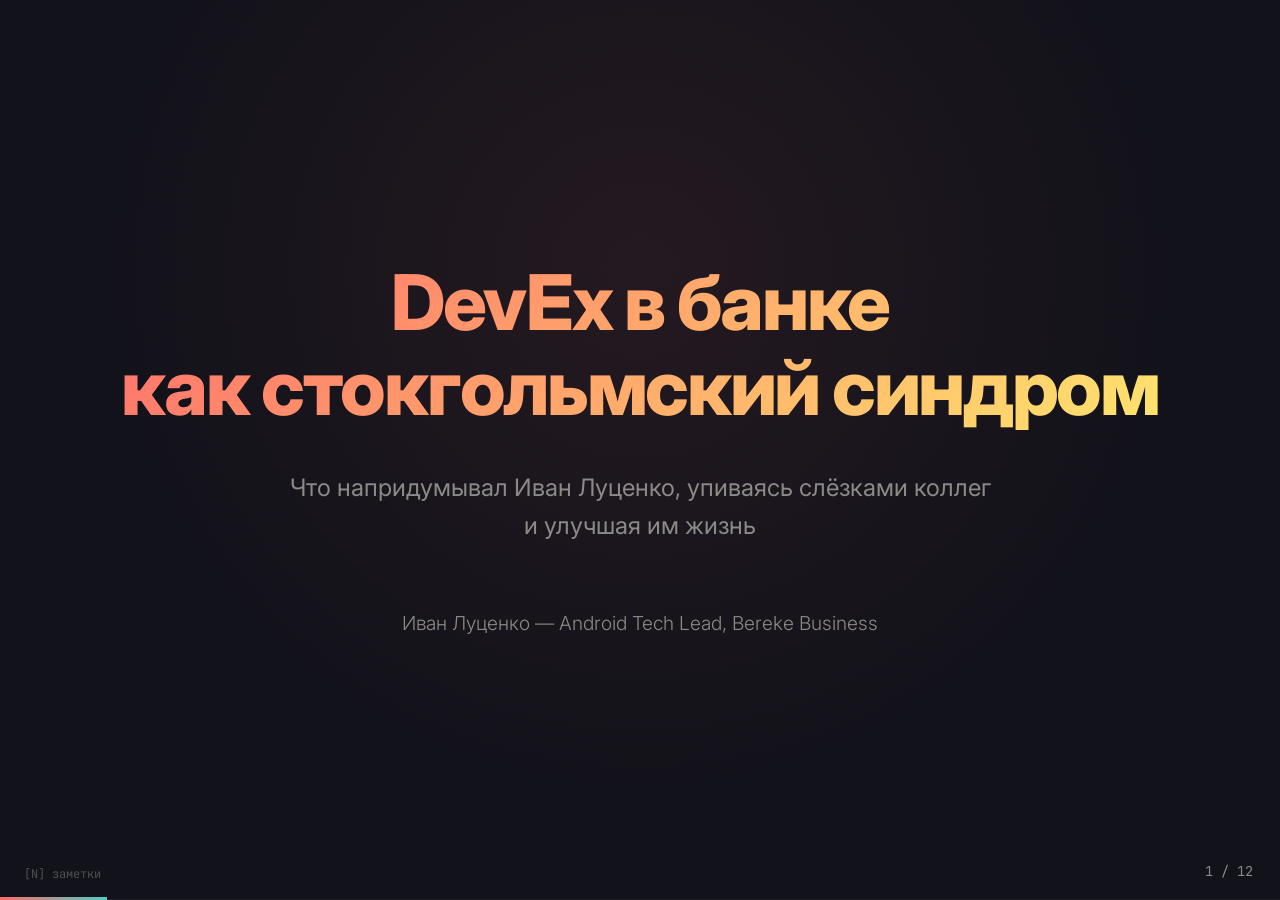
<file: res/beetech-2026-pitch.html>
<!DOCTYPE html>
<html lang="ru">
<head>
<meta charset="UTF-8">
<meta name="viewport" content="width=device-width, initial-scale=1.0">
<title>DevEx в банке как стокгольмский синдром</title>
<style>
  @import url('https://fonts.googleapis.com/css2?family=Inter:wght@300;400;500;600;700;800;900&family=JetBrains+Mono:wght@400;500;700&display=swap');

  :root {
    --bg: #0a0a0f;
    --bg-slide: #12121a;
    --surface: #1a1a2e;
    --border: #2a2a3e;
    --text: #e8e6e3;
    --text-dim: #8b8a88;
    --accent: #ff6b6b;
    --accent2: #4ecdc4;
    --accent3: #ffe66d;
    --accent4: #a78bfa;
    --code-bg: #1e1e2e;
  }

  * { margin: 0; padding: 0; box-sizing: border-box; }

  body {
    font-family: 'Inter', system-ui, sans-serif;
    background: var(--bg);
    color: var(--text);
    overflow: hidden;
    height: 100vh;
  }

  .deck {
    width: 100vw;
    height: 100vh;
    position: relative;
  }

  .slide {
    position: absolute;
    inset: 0;
    display: none;
    flex-direction: column;
    justify-content: center;
    padding: 6vh 8vw;
    opacity: 0;
    transition: opacity 0.4s ease;
    background: var(--bg-slide);
  }

  .slide.active {
    display: flex;
    opacity: 1;
  }

  h1 {
    font-size: clamp(2rem, 5vw, 4rem);
    font-weight: 800;
    line-height: 1.1;
    margin-bottom: 0.5em;
    letter-spacing: -0.03em;
  }

  h2 {
    font-size: clamp(1.5rem, 3.5vw, 2.8rem);
    font-weight: 700;
    line-height: 1.2;
    margin-bottom: 0.6em;
    letter-spacing: -0.02em;
  }

  h3 {
    font-size: clamp(1.1rem, 2vw, 1.6rem);
    font-weight: 600;
    margin-bottom: 0.5em;
    color: var(--accent2);
  }

  p, li {
    font-size: clamp(1rem, 1.8vw, 1.4rem);
    line-height: 1.6;
    color: var(--text);
  }

  .subtitle {
    font-size: clamp(1rem, 2vw, 1.5rem);
    color: var(--text-dim);
    font-weight: 400;
    margin-bottom: 1em;
  }

  .author {
    font-size: clamp(0.9rem, 1.5vw, 1.2rem);
    color: var(--text-dim);
    margin-top: 2em;
    font-weight: 300;
  }

  ul {
    list-style: none;
    padding: 0;
  }

  ul li {
    padding: 0.35em 0;
    padding-left: 1.5em;
    position: relative;
  }

  ul li::before {
    content: '';
    position: absolute;
    left: 0;
    top: 0.75em;
    width: 8px;
    height: 8px;
    border-radius: 50%;
    background: var(--accent);
  }

  ol {
    padding-left: 1.5em;
  }

  ol li {
    padding: 0.3em 0;
  }

  .highlight {
    color: var(--accent);
    font-weight: 700;
  }

  .highlight-green {
    color: var(--accent2);
    font-weight: 700;
  }

  .highlight-yellow {
    color: var(--accent3);
    font-weight: 700;
  }

  .highlight-purple {
    color: var(--accent4);
    font-weight: 700;
  }

  code {
    font-family: 'JetBrains Mono', monospace;
    background: var(--code-bg);
    padding: 0.15em 0.4em;
    border-radius: 4px;
    font-size: 0.9em;
    color: var(--accent3);
  }

  .tag {
    display: inline-block;
    padding: 0.2em 0.7em;
    border-radius: 100px;
    font-size: 0.85em;
    font-weight: 600;
    margin: 0.2em;
  }

  .tag-red { background: rgba(255,107,107,0.15); color: var(--accent); border: 1px solid rgba(255,107,107,0.3); }
  .tag-green { background: rgba(78,205,196,0.15); color: var(--accent2); border: 1px solid rgba(78,205,196,0.3); }
  .tag-yellow { background: rgba(255,230,109,0.15); color: var(--accent3); border: 1px solid rgba(255,230,109,0.3); }
  .tag-purple { background: rgba(167,139,250,0.15); color: var(--accent4); border: 1px solid rgba(167,139,250,0.3); }

  .two-col {
    display: grid;
    grid-template-columns: 1fr 1fr;
    gap: 3em;
    margin-top: 1em;
  }

  .card {
    background: var(--surface);
    border: 1px solid var(--border);
    border-radius: 12px;
    padding: 1.5em;
  }

  .card h3 { margin-bottom: 0.4em; }

  .card li::before { background: var(--accent2); }

  .timeline-item {
    padding: 0.8em 0;
    padding-left: 2em;
    position: relative;
    border-left: 2px solid var(--border);
  }

  .timeline-item::before {
    content: '';
    position: absolute;
    left: -6px;
    top: 1.2em;
    width: 10px;
    height: 10px;
    border-radius: 50%;
    background: var(--accent);
  }

  .timeline-item.green::before { background: var(--accent2); }
  .timeline-item.yellow::before { background: var(--accent3); }
  .timeline-item.purple::before { background: var(--accent4); }

  .big-number {
    font-size: clamp(3rem, 8vw, 7rem);
    font-weight: 900;
    line-height: 1;
    letter-spacing: -0.04em;
  }

  .stages {
    display: flex;
    flex-direction: column;
    gap: 0.6em;
    margin-top: 0.5em;
  }

  .stage {
    display: flex;
    align-items: center;
    gap: 1em;
    padding: 0.6em 1em;
    border-radius: 8px;
    background: var(--surface);
    border-left: 4px solid;
  }

  .stage-num {
    font-size: 1.8em;
    font-weight: 800;
    width: 1.5em;
    text-align: center;
    flex-shrink: 0;
  }

  .stage-text {
    font-size: clamp(0.9rem, 1.5vw, 1.2rem);
  }

  .stage-quote {
    color: var(--text-dim);
    font-style: italic;
    margin-left: 0.5em;
  }

  .progress {
    position: fixed;
    bottom: 0;
    left: 0;
    height: 3px;
    background: linear-gradient(90deg, var(--accent), var(--accent2));
    transition: width 0.4s ease;
    z-index: 100;
  }

  .slide-counter {
    position: fixed;
    bottom: 1.5em;
    right: 2em;
    font-size: 0.85rem;
    color: var(--text-dim);
    font-family: 'JetBrains Mono', monospace;
    z-index: 100;
  }

  .notes-toggle {
    position: fixed;
    bottom: 1.5em;
    left: 2em;
    font-size: 0.75rem;
    color: var(--text-dim);
    cursor: pointer;
    z-index: 100;
    opacity: 0.5;
    transition: opacity 0.2s;
    font-family: 'JetBrains Mono', monospace;
  }

  .notes-toggle:hover { opacity: 1; }

  .speaker-notes {
    position: fixed;
    bottom: 0;
    left: 0;
    right: 0;
    background: rgba(10,10,15,0.95);
    border-top: 1px solid var(--border);
    padding: 1.5em 3em;
    font-size: 0.95rem;
    color: var(--text-dim);
    line-height: 1.6;
    transform: translateY(100%);
    transition: transform 0.3s ease;
    z-index: 99;
    max-height: 30vh;
    overflow-y: auto;
    backdrop-filter: blur(10px);
  }

  .speaker-notes.visible {
    transform: translateY(0);
  }

  /* Title slide special */
  .slide-title {
    text-align: center;
    background: radial-gradient(ellipse at 50% 30%, rgba(255,107,107,0.08) 0%, transparent 60%),
                var(--bg-slide);
  }

  .slide-title h1 {
    font-size: clamp(2.5rem, 6vw, 5rem);
    background: linear-gradient(135deg, var(--accent) 0%, var(--accent3) 100%);
    -webkit-background-clip: text;
    -webkit-text-fill-color: transparent;
    background-clip: text;
  }

  /* Final slide */
  .slide-final {
    text-align: center;
    background: radial-gradient(ellipse at 50% 50%, rgba(78,205,196,0.08) 0%, transparent 60%),
                var(--bg-slide);
  }

  .slide-final .quote {
    font-size: clamp(1.3rem, 3vw, 2.2rem);
    font-weight: 600;
    line-height: 1.4;
    max-width: 800px;
    margin: 0 auto 0.5em;
  }

  .slide-final .quote-aside {
    font-size: clamp(1rem, 2vw, 1.4rem);
    color: var(--text-dim);
    font-weight: 400;
  }

  .arrow {
    display: inline-block;
    color: var(--text-dim);
    margin: 0 0.3em;
  }

  .metric-grid {
    display: grid;
    grid-template-columns: repeat(auto-fit, minmax(200px, 1fr));
    gap: 1.5em;
    margin-top: 1em;
  }

  .metric {
    text-align: center;
    padding: 1.2em;
    background: var(--surface);
    border-radius: 12px;
    border: 1px solid var(--border);
  }

  .metric-value {
    font-size: clamp(1.8rem, 4vw, 3rem);
    font-weight: 800;
    letter-spacing: -0.03em;
  }

  .metric-label {
    font-size: 0.9rem;
    color: var(--text-dim);
    margin-top: 0.3em;
  }

  .takeaway {
    display: flex;
    gap: 1em;
    align-items: flex-start;
    padding: 0.8em 0;
  }

  .takeaway-num {
    font-size: 1.4em;
    font-weight: 800;
    color: var(--accent2);
    flex-shrink: 0;
    width: 1.5em;
    text-align: center;
  }

  .takeaway-content {
    flex: 1;
  }

  .takeaway-title {
    font-weight: 700;
    font-size: clamp(1rem, 1.6vw, 1.2rem);
  }

  .takeaway-desc {
    color: var(--text-dim);
    font-size: clamp(0.85rem, 1.3vw, 1rem);
  }
</style>
</head>
<body>

<div class="deck">

  <!-- Slide 1: Title -->
  <div class="slide slide-title active" data-notes="Представиться. Коротко: 3,5 года техлидом в банковском Android-приложении. Моя роль — вспомогательная: не хочу принимать бизнес-решения, не пишу длинные юзер флоу, а организую технические процессы и внедряю инструменты, которые делают жизнь команды лучше, легче и автоматизированей. Иногда — против их воли.">
    <h1>DevEx в банке<br>как стокгольмский синдром</h1>
    <p class="subtitle">Что напридумывал Иван Луценко, упиваясь слёзками коллег<br>и улучшая им жизнь</p>
    <p class="author">Иван Луценко &mdash; Android Tech Lead, Bereke Business</p>
  </div>

  <!-- Slide 2: About -->
  <div class="slide" data-notes="Это не про конкретный инструмент. Это про процесс: как внедрять изменения в команде, где люди заняты бизнес-задачами и не хотят менять привычки. И про то, что &laquo;стокгольмский синдром&raquo; — это когда ты заставляешь людей делать правильно, они страдают, а потом говорят &laquo;спасибо&raquo;.">
    <h2>О чём этот доклад</h2>
    <ul>
      <li>Как я строил систему DevEx в банке <span class="highlight">3,5 года</span></li>
      <li>Почему коллеги сначала <span class="highlight">сопротивлялись</span> некоторым улучшениям</li>
      <li>Как сопротивление превращалось в <span class="highlight-green">принятие</span> (и даже благодарность)</li>
      <li>Инструменты и подходы, которые можно <span class="highlight-yellow">забрать с собой</span></li>
    </ul>
  </div>

  <!-- Slide 3: Task -->
  <div class="slide" data-notes="Я осознанно выбрал эту роль. Мне не интересно принимать бизнес-решения (хотя за них платят больше). Мне интересно делать так, чтобы команда работала быстрее, а новые люди включались за дни, а не недели.">
    <h2>Роль техлида &mdash; вспомогательная</h2>
    <ul>
      <li>Не пилить фичи, а <span class="highlight-green">убирать препятствия</span></li>
      <li>Превращать повторяющиеся вопросы в <span class="highlight-green">документацию</span></li>
      <li>Превращать ручную работу в <span class="highlight-green">автоматизацию</span></li>
      <li>Поднимать качество кода, <span class="highlight">не убивая продуктивность</span></li>
    </ul>
    <div style="margin-top:1.5em; padding:1em 1.5em; background:var(--surface); border-radius:10px; border-left:4px solid var(--accent3);">
      <p style="font-size:clamp(1.1rem,2vw,1.5rem); font-weight:600;">
        <span class="highlight-yellow">Принцип:</span> если мне задали вопрос больше одного раза &mdash; пишется документ.
      </p>
    </div>
  </div>

  <!-- Slide 4: Situation -->
  <div class="slide" data-notes="Представьте: приходит задача на тест, и тестировщик ждёт, пока разработчик оторвётся от текущей задачи, переключит контекст и соберёт нужную сборку. 11 раз для 11 контуров. А новый человек в команде — отдельная история: каждый раз заново объясняешь одно и то же.">
    <h2>Bereke Business, 2022</h2>
    <p class="subtitle">Что я застал:</p>
    <ul>
      <li><span class="highlight">11</span> тестовых контуров &mdash; <span class="highlight">11</span> отдельных сборок</li>
      <li>Сломанные тесты, нерабочая app distribution</li>
      <li>Отсутствие политик мёрджа</li>
      <li><span class="highlight">1000+</span> ворнингов в проекте</li>
      <li>Команда: <span class="highlight-green">4</span> Android-разработчика <span class="arrow">&rarr;</span> <span class="highlight-green">14</span> <span class="arrow">&rarr;</span> <span class="highlight-green">10+</span></li>
      <li>Документация: <span class="highlight">нет</span></li>
    </ul>
  </div>

  <!-- Slide 5: Debug menu -->
  <div class="slide" data-notes="Это первый пример паттерна: конкретная боль → конкретный инструмент → все выигрывают. Никто не сопротивлялся, потому что это чистое удобство. Но дальше будет не так гладко.">
    <h2>Debug menu &mdash; от 11 сборок к одной</h2>
    <div class="two-col">
      <div>
        <h3 style="color:var(--accent)">Было</h3>
        <p>11 контуров = 11 сборок<br>Разрабов дёргают из контекста<br>Тестировщики ждут</p>
      </div>
      <div>
        <h3 style="color:var(--accent2)">Стало</h3>
        <p>1 сборка + переключатель хоста<br>Процесс асинхронный<br>Сборка уже есть когда задача на тесте</p>
      </div>
    </div>
    <div style="margin-top:1.5em;">
      <p style="color:var(--text-dim); font-size:0.95rem;">
        <span class="tag tag-green">JWT-сессия</span>
        <span class="tag tag-green">Биометрия</span>
        <span class="tag tag-green">Push-токен</span>
        <span class="tag tag-green">Метрики запуска</span>
        <span class="tag tag-purple">Noop в release</span>
      </p>
    </div>
  </div>

  <!-- Slide 6: Documentation -->
  <div class="slide" data-notes="DataState — sealed class для UI-состояний — написал Кирилл. Архитектурный гайд по presentation layer написал Алексей, много статей написали Дмитрий и Максим. Участвовали Елнур, Бекжан. Только троих человек не перечислил, и то, может забыл. Это кульминация: люди не просто пользуются системой, а контрибьютят в неё, где-то по моему запросу, где-то сами. Feature Module template — 75 шаблонных файлов, один ввод имени фичи — и всё готово. Убирает целый класс вопросов.">
    <h2>Документация &mdash; предиктивные ответы</h2>
    <p class="subtitle"><span class="highlight-yellow">40+</span> статей в Confluence</p>
    <div class="two-col">
      <div>
        <ul>
          <li><strong>Онбординг</strong> &mdash; VPN, SSH, Bitbucket, группы</li>
          <li><strong>Запуск проекта</strong> &mdash; сертификаты, hosts, Win/Mac</li>
          <li><strong>Feature Template</strong> &mdash; 1 команда <span class="arrow">&rarr;</span> 7 модулей, 56 файлов</li>
        </ul>
      </div>
      <div>
        <ul>
          <li><strong>Архитектурные гайды</strong> &mdash; presentation layer, DataState</li>
          <li><strong>Инструкции для RM и QA</strong> &mdash; регресс step-by-step</li>
          <li><strong>Безопасность, навигация, утилиты</strong></li>
        </ul>
      </div>
    </div>
    <div style="margin-top:1.5em; padding:0.8em 1.2em; background:var(--surface); border-radius:10px; border-left:4px solid var(--accent2);">
      <p><span class="highlight-green">Часть статей написали коллеги сами</span></p>
    </div>
  </div>

  <!-- Slide 7: Pre-push -->
  <div class="slide" data-notes="Скрипт вырос с 16 до 412 строк за 2 года. В пике — 6 запусков Gradle подряд. Один коммит был в 2 ночи — я добавлял ASCII-котов: грустный кот &laquo;NO PUSH FOR YOU SIR!&raquo; при фейле. Другой коллега закоммитил 69-мегабайтный бинарник в репо, пытаясь оптимизировать — откатили через 3 дня. 43 вынужденных коммита &laquo;detekt fixes&raquo; от 4 разработчиков за 7 недель после включения. Это и есть стокгольмский синдром в чистом виде.">
    <h2>Pre-push хуки &mdash; хроника синдрома</h2>
    <div style="display:flex; flex-direction:column; gap:0;">
      <div class="timeline-item">
        <strong>Расчистил 1000+ ворнингов</strong> <span class="arrow">&rarr;</span> включил <code>allWarningsAsErrors</code>
      </div>
      <div class="timeline-item" style="border-left-color:var(--accent);">
        <strong style="color:var(--accent)">Коллеги возроптали</strong> <span class="arrow">&rarr;</span> торг: выключаю, но включаю <span class="highlight-yellow">Detekt</span>
      </div>
      <div class="timeline-item yellow">
        Detekt на pre-commit: у меня 5-10 мин, <span class="highlight">у коллег на Windows &mdash; до 30 мин</span>
      </div>
      <div class="timeline-item green">
        Компромисс: перенёс на <span class="highlight-green">pre-push</span>. Прогонов меньше, время то же
      </div>
      <div class="timeline-item">
        +screenshot tests, +unit tests, +<span class="highlight">Kover</span>
      </div>
      <div class="timeline-item" style="border-left-color:var(--accent);">
        Сам поймал pre-push <span class="highlight">длительностью 1 час</span> <span class="arrow">&rarr;</span> облегчил
      </div>
      <div class="timeline-item green">
        <span class="highlight-green">4 человека сами сказали что довольны.</span> Остальные довольно молчат
      </div>
    </div>
  </div>

  <!-- Slide 8: Built once, used by all -->
  <div class="slide" data-notes="Философия одна: один человек делает правильно один раз, все остальные просто используют. Feature template убирает целый класс вопросов &laquo;а как правильно создать модуль&raquo;. Витринный модуль — живой пример, по которому можно подглядывать. runSecurely — ноль когнитивной нагрузки: не думаешь о безопасности, но она есть. DataState — Кирилл не просто написал утилиту, а задокументировал и покрыл тестами. Коллега стал контрибьютором DevEx.">
    <h2>Сделал один раз &mdash; все используют</h2>
    <div style="display:grid; grid-template-columns:1fr 1fr 1fr; gap:1.2em; margin-top:0.5em;">
      <div class="card">
        <h3>Feature Template</h3>
        <p style="font-size:0.9rem;">Витринный модуль <span class="highlight-yellow">76 файлов</span> &rarr; шаблон <span class="highlight-yellow">77 .tm файлов</span></p>
        <p style="font-size:0.9rem; margin-top:0.5em;">Один ввод <code>featureName</code>:</p>
        <p style="font-size:0.9rem;"><span class="highlight-green">56 файлов</span>, 7 модулей,<br>полная Clean Architecture</p>
        <p style="font-size:0.8rem; color:var(--text-dim); margin-top:0.5em;">GFT Plugin в Android Studio</p>
      </div>
      <div class="card">
        <h3 style="color:var(--accent3);">runSecurely</h3>
        <p style="font-size:0.9rem;">App Integrity обёртка:</p>
        <p style="font-size:0.9rem; margin-top:0.5em;"><code>context.runSecurely { ... }</code></p>
        <p style="font-size:0.9rem; margin-top:0.5em;">debug &mdash; пропускает<br>prod &mdash; прогресс + проверка</p>
        <p style="font-size:0.8rem; color:var(--text-dim); margin-top:0.5em;">Одна зависимость, один вызов</p>
      </div>
      <div class="card">
        <h3 style="color:var(--accent4);">DataState</h3>
        <p style="font-size:0.9rem;">Sealed class для UI-состояний</p>
        <p style="font-size:0.9rem; margin-top:0.5em;">Empty / Loading /<br>Success&lt;T&gt; / Error</p>
        <p style="font-size:0.9rem; margin-top:0.5em;">Flow-расширения, handle/map</p>
        <p style="font-size:0.8rem; color:var(--text-dim); margin-top:0.5em;">Автор: Кирилл Долгоруков</p>
      </div>
    </div>
  </div>

  <!-- Slide 9: AI -->
  <div class="slide" data-notes="Оба плагина — open source, опубликованы в маркетплейсе Claude Code. Crashlytics анализирует краш, находит через git blame автора проблемного кода, предлагает фикс и назначает ответственного. Test gen — 10 агентов проверяют качество, покрытие веток, edge cases, соответствие стандартам. Это следующий виток DevEx: AI как часть инфраструктуры команды. Задокументировано в Confluence, ждёт подписок.">
    <h2>AI в DevEx &mdash; плагины для Claude Code</h2>
    <div class="two-col">
      <div class="card">
        <h3>Bereke Business Test Gen</h3>
        <p style="font-size:0.95rem;">Генерация unit тестов по корпоративным стандартам</p>
        <ul style="margin-top:0.5em;">
          <li><span class="highlight-yellow">2-5 мин</span> на класс</li>
          <li><span class="highlight-yellow">10+</span> специализированных агентов</li>
          <li>@DisplayName, Given-When-Then, Truth</li>
        </ul>
      </div>
      <div class="card">
        <h3>Crashlytics Plugin</h3>
        <p style="font-size:0.95rem;">Анализ крашей с git blame forensics</p>
        <ul style="margin-top:0.5em;">
          <li>Android <span class="highlight-green">+</span> iOS</li>
          <li>Краш <span class="arrow">&rarr;</span> git blame <span class="arrow">&rarr;</span> фикс <span class="arrow">&rarr;</span> ответственный</li>
          <li>classifier <span class="arrow">&rarr;</span> fetcher <span class="arrow">&rarr;</span> forensics <span class="arrow">&rarr;</span> reviewer</li>
        </ul>
      </div>
    </div>
  </div>

  <!-- Slide 10: Results -->
  <div class="slide" data-notes="Самый важный результат — не цифры, а то что система стала самоподдерживающейся. Коллеги пишут статьи. Коллеги пытаются оптимизировать хуки. Это уже не &laquo;техлид заставляет&raquo;, а &laquo;так принято&raquo;.">
    <h2>Результаты</h2>
    <div class="metric-grid">
      <div class="metric">
        <div class="metric-value" style="color:var(--accent);">11 <span class="arrow" style="font-size:0.6em">&rarr;</span> 1</div>
        <div class="metric-label">сборок (debug menu)</div>
      </div>
      <div class="metric">
        <div class="metric-value" style="color:var(--accent2);">0 <span class="arrow" style="font-size:0.6em">&rarr;</span> 40+</div>
        <div class="metric-label">статей документации</div>
      </div>
      <div class="metric">
        <div class="metric-value" style="color:var(--accent3);">1000+ <span class="arrow" style="font-size:0.6em">&rarr;</span> 0</div>
        <div class="metric-label">ворнингов (detekt)</div>
      </div>
      <div class="metric">
        <div class="metric-value" style="color:var(--accent4);">1 <span class="arrow" style="font-size:0.6em">&rarr;</span> 56</div>
        <div class="metric-label">файлов из шаблона фичи</div>
      </div>
    </div>
    <div style="margin-top:1.5em;">
      <ul>
        <li>Новый человек запускает проект <span class="highlight-green">по документации</span>, не по вопросам в чате</li>
        <li>Коллеги <span class="highlight-green">контрибьютят</span> в документацию и инструменты сами</li>
        <li>Pre-push: с секунд до часа и обратно в минуты, но с <span class="highlight-yellow">quality gate</span></li>
      </ul>
    </div>
  </div>

  <!-- Slide 11: Takeaways -->
  <div class="slide" data-notes="Это практические рекомендации, которые можно применить завтра в любой команде, не только Android. Паттерны универсальны.">
    <h2>Что забрать с собой</h2>
    <div style="display:flex; flex-direction:column; gap:0.3em; margin-top:0.5em;">
      <div class="takeaway">
        <div class="takeaway-num">1</div>
        <div class="takeaway-content">
          <div class="takeaway-title">Принцип &laquo;спросили дважды&raquo;</div>
          <div class="takeaway-desc">Пишется документ. Дешевле, чем кажется.</div>
        </div>
      </div>
      <div class="takeaway">
        <div class="takeaway-num">2</div>
        <div class="takeaway-content">
          <div class="takeaway-title">Торг работает</div>
          <div class="takeaway-desc">Отключи одно, включи другое. Detekt вместо warningsAsErrors.</div>
        </div>
      </div>
      <div class="takeaway">
        <div class="takeaway-num">3</div>
        <div class="takeaway-content">
          <div class="takeaway-title">Начинай с бесспорного</div>
          <div class="takeaway-desc">Debug menu до detekt. Сначала плюшки, потом дисциплина.</div>
        </div>
      </div>
      <div class="takeaway">
        <div class="takeaway-num">4</div>
        <div class="takeaway-content">
          <div class="takeaway-title">Измеряй дискомфорт</div>
          <div class="takeaway-desc">Если pre-push час &mdash; это проблема. Трейдоф допустим.</div>
        </div>
      </div>
      <div class="takeaway">
        <div class="takeaway-num">5</div>
        <div class="takeaway-content">
          <div class="takeaway-title">Дай коллегам контрибьютить</div>
          <div class="takeaway-desc">Система живёт, когда не один человек её поддерживает.</div>
        </div>
      </div>
    </div>
  </div>

  <!-- Slide 13: Final -->
  <div class="slide slide-final" data-notes="">
    <div class="quote">
      &laquo;Стокгольмский синдром&raquo; &mdash; это когда ты делаешь людям лучше, а им сначала больно, но потом говорят спасибо.
    </div>
    <div class="quote-aside">Ну может не люди, но процессы.</div>
    <p class="author" style="margin-top:3em;">
      Иван Луценко<br>
      <span style="color:var(--text-dim);">Android Tech Lead, Bereke Business</span>
    </p>
  </div>

</div>

<div class="progress" id="progress"></div>
<div class="slide-counter" id="counter"></div>
<div class="notes-toggle" id="notesToggle">[N] заметки</div>
<div class="speaker-notes" id="speakerNotes"></div>

<script>
  const slides = document.querySelectorAll('.slide');
  const progress = document.getElementById('progress');
  const counter = document.getElementById('counter');
  const notesEl = document.getElementById('speakerNotes');
  const notesToggle = document.getElementById('notesToggle');
  let current = 0;
  let notesVisible = false;

  function show(idx) {
    if (idx < 0 || idx >= slides.length) return;
    slides[current].classList.remove('active');
    current = idx;
    slides[current].classList.add('active');
    progress.style.width = ((current + 1) / slides.length * 100) + '%';
    counter.textContent = (current + 1) + ' / ' + slides.length;
    notesEl.textContent = slides[current].dataset.notes || '';
  }

  function toggleNotes() {
    notesVisible = !notesVisible;
    notesEl.classList.toggle('visible', notesVisible);
    notesToggle.textContent = notesVisible ? '[N] скрыть' : '[N] заметки';
  }

  document.addEventListener('keydown', e => {
    if (e.key === 'ArrowRight' || e.key === 'ArrowDown' || e.key === ' ' || e.key === 'PageDown') {
      e.preventDefault(); show(current + 1);
    }
    if (e.key === 'ArrowLeft' || e.key === 'ArrowUp' || e.key === 'PageUp') {
      e.preventDefault(); show(current - 1);
    }
    if (e.key === 'Home') { e.preventDefault(); show(0); }
    if (e.key === 'End') { e.preventDefault(); show(slides.length - 1); }
    if (e.key === 'n' || e.key === 'N' || e.key === 'т' || e.key === 'Т') toggleNotes();
  });

  notesToggle.addEventListener('click', toggleNotes);

  let touchStartX = 0;
  document.addEventListener('touchstart', e => { touchStartX = e.touches[0].clientX; });
  document.addEventListener('touchend', e => {
    const dx = e.changedTouches[0].clientX - touchStartX;
    if (Math.abs(dx) > 50) dx < 0 ? show(current + 1) : show(current - 1);
  });

  show(0);
</script>
</body>
</html>
</file>
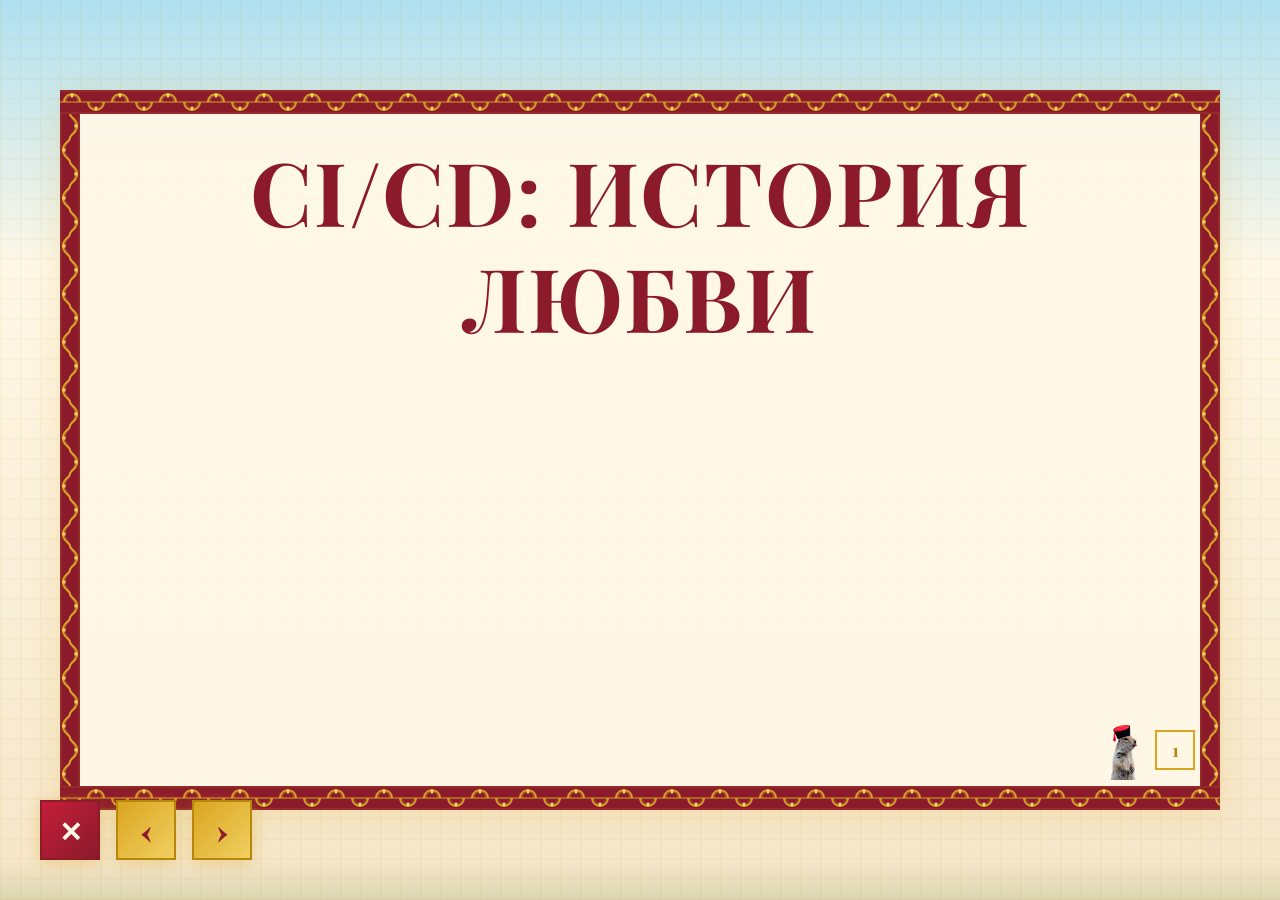
<file: res/ci-cd-lovestory-tsagan-sar.html>
<!DOCTYPE html>
<html lang="ru">
<head>
    <meta charset="UTF-8">
    <meta name="viewport" content="width=device-width, initial-scale=1.0">
    <title>CI/CD: История любви — Цаһан Сар Edition</title>
    <style>
        @import url('https://fonts.googleapis.com/css2?family=Playfair+Display:wght@400;600;700;800;900&family=Cormorant+Garamond:wght@400;600;700&display=swap&subset=cyrillic');

        * { margin: 0; padding: 0; box-sizing: border-box; }

        :root {
            --gold: #DAA520;
            --gold-dark: #B8860B;
            --gold-light: #F0D060;
            --red: #C41E3A;
            --red-dark: #8B1A2B;
            --cream: #FFF8E7;
            --cream-dark: #F5E6C8;
            --brown: #2F1810;
            --brown-light: #5C3A21;
            --green-steppe: #5A7D3A;
            --green-dark: #3A5A1A;
            --sky: #87CEEB;
            --sky-light: #B0E0F0;
        }

        body {
            font-family: 'Cormorant Garamond', 'Playfair Display', serif;
            background: var(--cream);
            color: var(--brown);
            overflow: hidden;
            position: relative;
        }

        /* Steppe background with ornamental pattern */
        body::before {
            content: '';
            position: fixed;
            top: 0;
            left: 0;
            width: 100%;
            height: 100%;
            background:
                linear-gradient(180deg, var(--sky-light) 0%, var(--cream) 30%, var(--cream-dark) 100%);
            z-index: 0;
        }

        /* Traditional Kalmyk meander pattern overlay */
        body::after {
            content: '';
            position: fixed;
            top: 0;
            left: 0;
            width: 100%;
            height: 100%;
            opacity: 0.04;
            background-image:
                repeating-linear-gradient(0deg, var(--gold-dark) 0px, var(--gold-dark) 2px, transparent 2px, transparent 20px),
                repeating-linear-gradient(90deg, var(--gold-dark) 0px, var(--gold-dark) 2px, transparent 2px, transparent 20px);
            pointer-events: none;
            z-index: 0;
        }

        /* Floating elements container */
        .floating-elements {
            position: fixed;
            top: 0;
            left: 0;
            width: 100%;
            height: 100%;
            pointer-events: none;
            z-index: 1;
        }

        .floating-item {
            position: absolute;
            top: -60px;
            animation: floatDown linear infinite;
            opacity: 0.6;
            font-size: 1.2em;
        }

        @keyframes floatDown {
            0% { transform: translateY(0) rotate(0deg); }
            100% { transform: translateY(110vh) rotate(30deg); }
        }

        /* Gentle warm glow animation */
        @keyframes warmGlow {
            0%, 100% { filter: brightness(1); }
            50% { filter: brightness(1.05); }
        }

        .presentation {
            width: 100vw;
            height: 100vh;
            position: relative;
            z-index: 2;
        }

        .slide {
            width: 100%;
            height: 100%;
            display: flex;
            align-items: center;
            justify-content: center;
            padding: 60px;
            position: absolute;
            top: 0;
            left: 0;
            opacity: 0;
            pointer-events: none;
            transition: opacity 1.2s cubic-bezier(0.25, 0.46, 0.45, 0.94);
        }

        .slide.active {
            opacity: 1;
            pointer-events: auto;
        }

        .slide-content {
            background-color: rgba(255, 248, 231, 0.95);
            background-image:
                url("data:image/svg+xml,%3Csvg xmlns='http://www.w3.org/2000/svg' viewBox='0 0 20 48'%3E%3Crect width='20' height='48' fill='%238B1A2B'/%3E%3Cline x1='1' y1='0' x2='1' y2='48' stroke='%23DAA520' stroke-width='0.6' opacity='0.4'/%3E%3Cline x1='19' y1='0' x2='19' y2='48' stroke='%23DAA520' stroke-width='0.6' opacity='0.4'/%3E%3Cpath d='M10,0 C10,4 3,4 3,12 C3,20 10,20 10,24 C10,28 17,28 17,36 C17,44 10,44 10,48' fill='none' stroke='%23DAA520' stroke-width='2'/%3E%3Cpath d='M10,0 C10,5 5,5 5,12 C5,19 10,19 10,24 C10,29 15,29 15,36 C15,43 10,43 10,48' fill='none' stroke='%23F0D060' stroke-width='0.7' opacity='0.4'/%3E%3Ccircle cx='4' cy='12' r='1.8' fill='%23F0D060'/%3E%3Ccircle cx='16' cy='36' r='1.8' fill='%23F0D060'/%3E%3C/svg%3E"),
                url("data:image/svg+xml,%3Csvg xmlns='http://www.w3.org/2000/svg' viewBox='0 0 20 48'%3E%3Crect width='20' height='48' fill='%238B1A2B'/%3E%3Cline x1='1' y1='0' x2='1' y2='48' stroke='%23DAA520' stroke-width='0.6' opacity='0.4'/%3E%3Cline x1='19' y1='0' x2='19' y2='48' stroke='%23DAA520' stroke-width='0.6' opacity='0.4'/%3E%3Cpath d='M10,0 C10,4 17,4 17,12 C17,20 10,20 10,24 C10,28 3,28 3,36 C3,44 10,44 10,48' fill='none' stroke='%23DAA520' stroke-width='2'/%3E%3Cpath d='M10,0 C10,5 15,5 15,12 C15,19 10,19 10,24 C10,29 5,29 5,36 C5,43 10,43 10,48' fill='none' stroke='%23F0D060' stroke-width='0.7' opacity='0.4'/%3E%3Ccircle cx='16' cy='12' r='1.8' fill='%23F0D060'/%3E%3Ccircle cx='4' cy='36' r='1.8' fill='%23F0D060'/%3E%3C/svg%3E");
            background-position: left top, right top;
            background-repeat: repeat-y, repeat-y;
            background-size: 20px auto, 20px auto;
            border: none;
            padding: 48px 48px 60px 48px;
            max-width: 1400px;
            width: 100%;
            height: 80vh;
            box-shadow: 0 4px 30px rgba(218, 165, 32, 0.2);
            position: relative;
            overflow-y: auto;
            display: flex;
            flex-direction: column;
        }

        /* Gopher + page number footer */
        .slide-footer {
            position: absolute;
            bottom: 30px;
            right: 25px;
            display: flex;
            align-items: center;
            gap: 0;
            z-index: 10;
        }

        .footer-gopher {
            width: 60px;
            height: 60px;
            object-fit: contain;
        }

        .page-num {
            display: flex;
            align-items: center;
            justify-content: center;
            width: 40px;
            height: 40px;
            border: 2px solid var(--gold);
            color: var(--gold-dark);
            font-size: 18px;
            font-weight: 700;
            font-family: 'Playfair Display', serif;
        }

        /* Ornamental top border — зег with diamond hooves + echo line */
        .ornament-border {
            position: absolute;
            top: 0;
            left: 0;
            width: 100%;
            height: 24px;
            background-image: url("data:image/svg+xml,%3Csvg xmlns='http://www.w3.org/2000/svg' viewBox='0 0 48 24'%3E%3Crect width='48' height='24' fill='%238B1A2B'/%3E%3Cline x1='0' y1='1' x2='48' y2='1' stroke='%23DAA520' stroke-width='0.6' opacity='0.4'/%3E%3Cline x1='0' y1='23' x2='48' y2='23' stroke='%23DAA520' stroke-width='0.6' opacity='0.4'/%3E%3Cline x1='0' y1='12' x2='48' y2='12' stroke='%23DAA520' stroke-width='1'/%3E%3Cpath d='M4,12 A8,8 0 0,1 20,12' fill='none' stroke='%23DAA520' stroke-width='2'/%3E%3Cpath d='M28,12 A8,8 0 0,0 44,12' fill='none' stroke='%23DAA520' stroke-width='2'/%3E%3Cpath d='M6,12 A6,6 0 0,1 18,12' fill='none' stroke='%23F0D060' stroke-width='0.7' opacity='0.4'/%3E%3Cpath d='M30,12 A6,6 0 0,0 42,12' fill='none' stroke='%23F0D060' stroke-width='0.7' opacity='0.4'/%3E%3Cpath d='M12,3 L14,5.5 L12,8 L10,5.5 Z' fill='%23F0D060'/%3E%3Cpath d='M36,16 L38,18.5 L36,21 L34,18.5 Z' fill='%23F0D060'/%3E%3C/svg%3E");
            background-repeat: repeat-x;
            background-size: auto 24px;
            z-index: 5;
        }

        /* Ornamental bottom border — зег mirrored */
        .ornament-border-bottom {
            position: absolute;
            bottom: 0;
            left: 0;
            width: 100%;
            height: 24px;
            background-image: url("data:image/svg+xml,%3Csvg xmlns='http://www.w3.org/2000/svg' viewBox='0 0 48 24'%3E%3Crect width='48' height='24' fill='%238B1A2B'/%3E%3Cline x1='0' y1='1' x2='48' y2='1' stroke='%23DAA520' stroke-width='0.6' opacity='0.4'/%3E%3Cline x1='0' y1='23' x2='48' y2='23' stroke='%23DAA520' stroke-width='0.6' opacity='0.4'/%3E%3Cline x1='0' y1='12' x2='48' y2='12' stroke='%23DAA520' stroke-width='1'/%3E%3Cpath d='M4,12 A8,8 0 0,0 20,12' fill='none' stroke='%23DAA520' stroke-width='2'/%3E%3Cpath d='M28,12 A8,8 0 0,1 44,12' fill='none' stroke='%23DAA520' stroke-width='2'/%3E%3Cpath d='M6,12 A6,6 0 0,0 18,12' fill='none' stroke='%23F0D060' stroke-width='0.7' opacity='0.4'/%3E%3Cpath d='M30,12 A6,6 0 0,1 42,12' fill='none' stroke='%23F0D060' stroke-width='0.7' opacity='0.4'/%3E%3Cpath d='M12,16 L14,18.5 L12,21 L10,18.5 Z' fill='%23F0D060'/%3E%3Cpath d='M36,3 L38,5.5 L36,8 L34,5.5 Z' fill='%23F0D060'/%3E%3C/svg%3E");
            background-repeat: repeat-x;
            background-size: auto 24px;
            z-index: 5;
        }

        h1 {
            font-family: 'Playfair Display', serif;
            font-size: 88px;
            color: var(--red-dark);
            margin-bottom: 30px;
            font-weight: 700;
            text-align: center;
            line-height: 1.2;
            letter-spacing: 2px;
        }

        h2 {
            font-family: 'Playfair Display', serif;
            font-size: 46px;
            color: var(--red-dark);
            margin-bottom: 30px;
            font-weight: 700;
            letter-spacing: 1px;
            background: linear-gradient(135deg, var(--gold) 0%, var(--gold-light) 100%);
            padding: 10px 24px;
            border: 2px solid var(--gold-dark);
            display: inline-block;
        }


        .subtitle {
            font-family: 'Cormorant Garamond', serif;
            font-size: 30px;
            color: var(--brown);
            text-align: center;
            line-height: 1.8;
            font-weight: 600;
        }

        .highlight-cyan {
            color: var(--gold-dark);
            font-weight: 800;
        }

        .highlight-pink {
            color: var(--red);
            font-weight: 800;
        }

        .highlight-yellow {
            color: var(--green-steppe);
            font-weight: 800;
        }

        .highlight-green {
            color: var(--green-dark);
            font-weight: 800;
        }

        ul {
            list-style: none;
            font-size: 28px;
            line-height: 1.8;
            font-weight: 600;
            max-width: 65%;
            margin-right: auto;
        }

        ul li {
            margin-bottom: 15px;
            padding-left: 55px;
            position: relative;
            color: var(--brown);
        }

        ul li::before {
            content: '🌷';
            position: absolute;
            left: 0;
            font-size: 24px;
        }

        .strikethrough li {
            text-decoration: line-through;
            opacity: 0.5;
        }

        ul ul {
            margin-top: 15px;
            font-size: 24px;
        }

        ul ul li {
            margin-bottom: 10px;
            padding-left: 40px;
        }

        ul ul li::before {
            content: '◆';
            font-size: 14px;
            color: var(--gold-dark);
            top: 6px;
        }

        .no-wrap {
            white-space: nowrap;
        }

        .bereke-text ul {
            font-size: 26px;
        }

        .icon {
            display: inline-block;
            margin-right: 12px;
            font-size: 28px;
        }

        .year-badge {
            position: absolute;
            top: 30px;
            right: 30px;
            background: linear-gradient(135deg, var(--gold) 0%, var(--gold-light) 100%);
            color: var(--red-dark);
            padding: 12px 30px;
            font-size: 26px;
            font-weight: 900;
            font-family: 'Playfair Display', serif;
            box-shadow: 0 3px 15px rgba(218, 165, 32, 0.4);
            border: 2px solid var(--gold-dark);
        }

        .nav-buttons {
            position: fixed;
            bottom: 40px;
            left: 40px;
            display: flex;
            gap: 16px;
            z-index: 1000;
        }

        .nav-btn {
            background: linear-gradient(135deg, var(--gold) 0%, var(--gold-light) 100%);
            border: 2px solid var(--gold-dark);
            width: 60px;
            height: 60px;
            cursor: pointer;
            font-size: 28px;
            font-weight: 900;
            box-shadow: 0 3px 15px rgba(218, 165, 32, 0.4);
            transition: all 0.3s ease;
            color: var(--red-dark);
            font-family: 'Playfair Display', serif;
        }

        .nav-btn:hover {
            transform: scale(1.1);
            box-shadow: 0 5px 25px rgba(218, 165, 32, 0.6);
        }

        .exit-btn {
            background: linear-gradient(135deg, var(--red) 0%, var(--red-dark) 100%);
            border-color: var(--red-dark);
            color: var(--cream);
        }

        .exit-btn:hover {
            box-shadow: 0 5px 25px rgba(196, 30, 58, 0.5);
        }

        .slide-number {
            display: none;
        }

        .timeline {
            position: relative;
            padding-left: 40px;
            border-left: 4px solid var(--gold);
        }

        .timeline-item {
            margin-bottom: 30px;
            position: relative;
        }

        .timeline-item::before {
            content: '';
            position: absolute;
            left: -46px;
            top: 5px;
            width: 16px;
            height: 16px;
            border-radius: 50%;
            background: var(--red);
            border: 4px solid var(--cream);
            box-shadow: 0 0 10px rgba(196, 30, 58, 0.4);
        }

        .principle-grid {
            display: grid;
            grid-template-columns: repeat(3, 1fr);
            gap: 30px;
            margin-top: 15px;
        }

        .principle-card {
            padding: 30px;
        }

        .principle-card.pain {
            background: rgba(196, 30, 58, 0.08);
            border: 2px solid rgba(196, 30, 58, 0.3);
        }

        .principle-card.quality {
            background: rgba(218, 165, 32, 0.1);
            border: 2px solid rgba(218, 165, 32, 0.4);
        }

        .principle-card.comfort {
            background: rgba(90, 125, 58, 0.1);
            border: 2px solid rgba(90, 125, 58, 0.3);
        }

        .header-magenta {
            color: var(--red);
        }

        .principle-card h4 {
            font-size: 24px;
            margin-bottom: 20px;
            color: var(--brown);
            font-family: 'Playfair Display', serif;
        }

        .principle-card ul {
            font-size: 20px;
        }

        .final-quote {
            text-align: center;
            font-size: 46px;
            line-height: 1.8;
            color: var(--brown);
            font-weight: 700;
            font-family: 'Playfair Display', serif;
        }

        .final-quote .author {
            font-size: 34px;
            color: var(--brown-light);
            margin-top: 40px;
            font-style: italic;
        }

        .final-quote .emphasis {
            color: var(--red);
            font-weight: 900;
            font-size: 60px;
            animation: warmPulse 3s ease-in-out infinite;
        }

        @keyframes warmPulse {
            0%, 100% { opacity: 1; }
            50% { opacity: 0.75; transform: scale(1.02); }
        }

        .qr-section {
            position: absolute;
            bottom: 85px;
            right: 20px;
            width: 250px;
            height: 250px;
            pointer-events: none;
            z-index: 10;
        }

        .qr-code {
            width: 100%;
            height: 100%;
            border: 3px solid var(--gold);
            padding: 10px;
            background: rgba(255, 248, 231, 0.9);
            box-shadow: 0 4px 20px rgba(218, 165, 32, 0.3);
        }


        /* Steppe grass line at bottom */
        .steppe-grass {
            position: fixed;
            bottom: 0;
            left: 0;
            width: 100%;
            height: 40px;
            background: linear-gradient(0deg, rgba(90, 125, 58, 0.15) 0%, transparent 100%);
            pointer-events: none;
            z-index: 1;
        }

        @media (max-width: 768px) {
            h1 { font-size: 48px; }
            h2 { font-size: 34px; }
            ul { font-size: 22px; }
            .principle-grid { grid-template-columns: 1fr; }
        }
    </style>
</head>
<body>
    <div class="floating-elements" id="floatingElements"></div>
    <div class="steppe-grass"></div>

    <div class="presentation">
        <!-- Slide 1 -->
        <div class="slide active">
            <div class="slide-content" data-slide="1">
                <div class="ornament-border"></div>
                <div class="ornament-border-bottom"></div>
                <h1>CI/CD: ИСТОРИЯ ЛЮБВИ</h1>
            </div>
        </div>

        <!-- Slide 2 -->
        <div class="slide">
            <div class="slide-content" data-slide="2">
                <div class="ornament-border"></div>
                <div class="ornament-border-bottom"></div>
                <h1>CI/CD: ИСТОРИЯ ЛЮБВИ</h1>
                <p class="subtitle">
                    Как <span class="highlight-cyan">Иван Луценко</span> познакомился,<br>
                    полюбил и продолжает любить<br>
                    CI/CD
                </p>
            </div>
        </div>

        <!-- Slide 3-6: Speaker Intro -->
        <div class="slide">
            <div class="slide-content" data-slide="3">
                <div class="ornament-border"></div>
                <div class="ornament-border-bottom"></div>
                <h2>КТО ДОКЛАДЧИК?</h2>
                <ul>
                    <li><span class="highlight-cyan">Роль:</span> android техлид в Bereke Business</li>
                </ul>
                <div class="qr-section">
                    <div class="qr-code">
                        <img src="qr-tg.png" alt="QR Code" style="width: 100%; height: 100%; object-fit: contain;">
                    </div>
                </div>
            </div>
        </div>

        <div class="slide">
            <div class="slide-content" data-slide="4">
                <div class="ornament-border"></div>
                <div class="ornament-border-bottom"></div>
                <h2>КТО ДОКЛАДЧИК?</h2>
                <ul>
                    <li><span class="highlight-cyan">Роль:</span> android техлид в Bereke Business</li>
                    <li><span class="highlight-cyan">Специализация:</span> платформенная android разработка</li>
                </ul>
                <div class="qr-section">
                    <div class="qr-code">
                        <img src="qr-tg.png" alt="QR Code" style="width: 100%; height: 100%; object-fit: contain;">
                    </div>
                </div>
            </div>
        </div>

        <div class="slide">
            <div class="slide-content" data-slide="5">
                <div class="ornament-border"></div>
                <div class="ornament-border-bottom"></div>
                <h2>КТО ДОКЛАДЧИК?</h2>
                <ul>
                    <li><span class="highlight-cyan">Роль:</span> android техлид в Bereke Business</li>
                    <li><span class="highlight-cyan">Специализация:</span> платформенная android разработка</li>
                    <li><span class="highlight-cyan">Опыт:</span> петы, outsource проекты, банковское приложение</li>
                </ul>
                <div class="qr-section">
                    <div class="qr-code">
                        <img src="qr-tg.png" alt="QR Code" style="width: 100%; height: 100%; object-fit: contain;">
                    </div>
                </div>
            </div>
        </div>

        <div class="slide">
            <div class="slide-content" data-slide="6">
                <div class="ornament-border"></div>
                <div class="ornament-border-bottom"></div>
                <h2>КТО ДОКЛАДЧИК?</h2>
                <ul>
                    <li><span class="highlight-cyan">Роль:</span> android техлид в Bereke Business</li>
                    <li><span class="highlight-cyan">Специализация:</span> платформенная android разработка</li>
                    <li><span class="highlight-cyan">Опыт:</span> петы, outsource проекты, банковское приложение</li>
                    <li><span class="highlight-cyan">CI/CD:</span> любовь с первого взгляда, 3 года совместной жизни</li>
                </ul>
                <div class="qr-section">
                    <div class="qr-code">
                        <img src="qr-tg.png" alt="QR Code" style="width: 100%; height: 100%; object-fit: contain;">
                    </div>
                </div>
            </div>
        </div>

        <!-- Slides 7-12: What is CI/CD -->
        <div class="slide">
            <div class="slide-content" data-slide="7">
                <div class="ornament-border"></div>
                <div class="ornament-border-bottom"></div>
                <h2>ЧТО ЭТО ТАКОЕ?</h2>
                <ul>
                    <li>continuous integration <span class="highlight-cyan">&</span> continuous delivery</li>
                </ul>
            </div>
        </div>

        <div class="slide">
            <div class="slide-content" data-slide="8">
                <div class="ornament-border"></div>
                <div class="ornament-border-bottom"></div>
                <h2>ЧТО ЭТО ТАКОЕ?</h2>
                <ul>
                    <li>continuous integration <span class="highlight-cyan">&</span> continuous delivery</li>
                    <li><span class="highlight-cyan">автоматизация</span> доставки инкремента</li>
                </ul>
            </div>
        </div>

        <div class="slide">
            <div class="slide-content" data-slide="9">
                <div class="ornament-border"></div>
                <div class="ornament-border-bottom"></div>
                <h2>ЧТО ЭТО ТАКОЕ?</h2>
                <ul>
                    <li>continuous integration <span class="highlight-cyan">&</span> continuous delivery</li>
                    <li><span class="highlight-cyan">автоматизация</span> доставки инкремента</li>
                    <li>улучшение <span class="highlight-cyan">качества</span> работы</li>
                </ul>
            </div>
        </div>

        <div class="slide">
            <div class="slide-content" data-slide="10">
                <div class="ornament-border"></div>
                <div class="ornament-border-bottom"></div>
                <h2>ЧТО ЭТО ТАКОЕ?</h2>
                <ul>
                    <li>continuous integration <span class="highlight-cyan">&</span> continuous delivery</li>
                    <li><span class="highlight-cyan">автоматизация</span> доставки инкремента</li>
                    <li>улучшение <span class="highlight-cyan">качества</span> работы</li>
                    <li>ключ к успеху</li>
                </ul>
            </div>
        </div>

        <div class="slide">
            <div class="slide-content" data-slide="11">
                <div class="ornament-border"></div>
                <div class="ornament-border-bottom"></div>
                <h2>ЧТО ЭТО ТАКОЕ?</h2>
                <ul>
                    <li>continuous integration <span class="highlight-cyan">&</span> continuous delivery</li>
                    <li><span class="highlight-cyan">автоматизация</span> доставки инкремента</li>
                    <li>улучшение <span class="highlight-cyan">качества</span> работы</li>
                    <li>ключ к успеху</li>
                    <li><span class="highlight-cyan">большая</span> куча всякого</li>
                </ul>
            </div>
        </div>

        <div class="slide">
            <div class="slide-content" data-slide="12">
                <div class="ornament-border"></div>
                <div class="ornament-border-bottom"></div>
                <h2>ЧТО ЭТО ТАКОЕ?</h2>
                <ul class="strikethrough">
                    <li>continuous integration <span class="highlight-cyan">&</span> continuous delivery</li>
                    <li><span class="highlight-cyan">автоматизация</span> доставки инкремента</li>
                    <li>улучшение <span class="highlight-cyan">качества</span> работы</li>
                    <li>ключ к успеху</li>
                    <li><span class="highlight-cyan">большая</span> куча всякого</li>
                </ul>
            </div>
        </div>

        <div class="slide">
            <div class="slide-content" data-slide="13">
                <div class="ornament-border"></div>
                <div class="ornament-border-bottom"></div>
                <div style="text-align: center; padding: 80px 0;">
                    <h2 style="margin-bottom: 60px;">ЧТО ЭТО ТАКОЕ?</h2>
                    <p style="font-size: 60px; font-weight: 900; font-family: 'Playfair Display', serif;">
                        <span class="highlight-cyan">ЛЮБОВЬ</span><span class="highlight-cyan">,</span><br>
                        <span style="color: var(--brown);">ЛЕНЬ И</span><br>
                        <span class="highlight-cyan">КОНТРОЛЬ</span>
                    </p>
                </div>
            </div>
        </div>

        <!-- Slides 14-16: Qsoft 2022 -->
        <div class="slide">
            <div class="slide-content" data-slide="14">
                <div class="ornament-border"></div>
                <div class="ornament-border-bottom"></div>
                <h2>Qsoft</h2>
                <ul>
                    <li>2022 год, статейки, <span class="highlight-cyan">gitlab</span> и два дня</li>
                </ul>
                <div class="qr-section">
                    <div class="qr-code">
                        <img src="QR 22.png" alt="QR Code" style="width: 100%; height: 100%; object-fit: contain;">
                    </div>
                </div>
            </div>
        </div>

        <div class="slide">
            <div class="slide-content" data-slide="15">
                <div class="ornament-border"></div>
                <div class="ornament-border-bottom"></div>
                <h2>Qsoft</h2>
                <ul>
                    <li>2022 год, статейки, gitlab и два дня</li>
                    <li>помощь <span class="highlight-cyan">девопса</span> в настройке раннера</li>
                </ul>
                <div class="qr-section">
                    <div class="qr-code">
                        <img src="QR 22.png" alt="QR Code" style="width: 100%; height: 100%; object-fit: contain;">
                    </div>
                </div>
            </div>
        </div>

        <div class="slide">
            <div class="slide-content" data-slide="16">
                <div class="ornament-border"></div>
                <div class="ornament-border-bottom"></div>
                <h2>Qsoft</h2>
                <ul>
                    <li>2022 год, статейки, gitlab и два дня</li>
                    <li>помощь <span class="highlight-cyan">девопса</span> в настройке раннера</li>
                    <li>app distribution по <span class="highlight-cyan">триггеру</span></li>
                </ul>
                <div class="qr-section">
                    <div class="qr-code">
                        <img src="QR 22.png" alt="QR Code" style="width: 100%; height: 100%; object-fit: contain;">
                    </div>
                </div>
            </div>
        </div>

        <!-- Slides 17-22: Bereke 2022 -->
        <div class="slide">
            <div class="slide-content bereke-text" data-slide="17">
                <div class="ornament-border"></div>
                <div class="ornament-border-bottom"></div>
                <h2>БЕРЕКЕ 2022</h2>
                <ul>
                    <li>это был <span class="highlight-cyan">тяжелый</span> год</li>
                </ul>
            </div>
        </div>

        <div class="slide">
            <div class="slide-content bereke-text" data-slide="18">
                <div class="ornament-border"></div>
                <div class="ornament-border-bottom"></div>
                <h2>БЕРЕКЕ 2022</h2>
                <ul>
                    <li>это был <span class="highlight-cyan">тяжелый</span> год</li>
                    <li>древний Jenkins живущий на кладбище костылей</li>
                </ul>
            </div>
        </div>

        <div class="slide">
            <div class="slide-content bereke-text" data-slide="19">
                <div class="ornament-border"></div>
                <div class="ornament-border-bottom"></div>
                <h2>БЕРЕКЕ 2022</h2>
                <ul>
                    <li>это был <span class="highlight-cyan">тяжелый</span> год</li>
                    <li>древний Jenkins живущий на кладбище костылей</li>
                    <li><span class="highlight-cyan">сломанные</span> тесты и app distribution</li>
                </ul>
            </div>
        </div>

        <div class="slide">
            <div class="slide-content bereke-text" data-slide="20">
                <div class="ornament-border"></div>
                <div class="ornament-border-bottom"></div>
                <h2>БЕРЕКЕ 2022</h2>
                <ul>
                    <li>это был <span class="highlight-cyan">тяжелый</span> год</li>
                    <li>древний Jenkins живущий на кладбище костылей</li>
                    <li><span class="highlight-cyan">сломанные</span> тесты и app distribution</li>
                    <li>11 тестовых сред и <span class="highlight-cyan">раздельные сборки</span> на каждый из них</li>
                </ul>
            </div>
        </div>

        <div class="slide">
            <div class="slide-content bereke-text" data-slide="21">
                <div class="ornament-border"></div>
                <div class="ornament-border-bottom"></div>
                <h2>БЕРЕКЕ 2022</h2>
                <ul>
                    <li>это был <span class="highlight-cyan">тяжелый</span> год</li>
                    <li>древний Jenkins живущий на кладбище костылей</li>
                    <li><span class="highlight-cyan">сломанные</span> тесты и app distribution</li>
                    <li>11 тестовых сред и <span class="highlight-cyan">раздельные сборки</span> на каждый из них</li>
                    <li><span class="highlight-cyan">huawei</span> c проблемными релизами</li>
                </ul>
            </div>
        </div>

        <div class="slide">
            <div class="slide-content bereke-text" data-slide="22">
                <div class="ornament-border"></div>
                <div class="ornament-border-bottom"></div>
                <h2>БЕРЕКЕ 2022</h2>
                <ul>
                    <li>это был <span class="highlight-cyan">тяжелый</span> год</li>
                    <li>древний Jenkins живущий на кладбище костылей</li>
                    <li><span class="highlight-cyan">сломанные</span> тесты и app distribution</li>
                    <li>11 тестовых сред и <span class="highlight-cyan">раздельные сборки</span> на каждый из них</li>
                    <li><span class="highlight-cyan">huawei</span> c проблемными релизами</li>
                    <li>ноль политик <span class="highlight-cyan">мёрджа</span></li>
                </ul>
            </div>
        </div>

        <!-- Slides 23-28: Bereke 2023 -->
        <div class="slide">
            <div class="slide-content bereke-text" data-slide="23">
                <div class="ornament-border"></div>
                <div class="ornament-border-bottom"></div>
                <h2>БЕРЕКЕ 2023</h2>
                <ul>
                    <li><span class="highlight-cyan">динамичный</span> год</li>
                </ul>
            </div>
        </div>

        <div class="slide">
            <div class="slide-content bereke-text" data-slide="24">
                <div class="ornament-border"></div>
                <div class="ornament-border-bottom"></div>
                <h2>БЕРЕКЕ 2023</h2>
                <ul>
                    <li><span class="highlight-cyan">динамичный</span> год</li>
                    <li>удалённые тесты и app distribution <span class="highlight-cyan">полуавтомат</span></li>
                </ul>
            </div>
        </div>

        <div class="slide">
            <div class="slide-content bereke-text" data-slide="25">
                <div class="ornament-border"></div>
                <div class="ornament-border-bottom"></div>
                <h2>БЕРЕКЕ 2023</h2>
                <ul>
                    <li><span class="highlight-cyan">динамичный</span> год</li>
                    <li>удалённые тесты и app distribution <span class="highlight-cyan">полуавтомат</span></li>
                    <li>11 контуров и <span class="highlight-cyan">единая</span> сборка благодаря debug menu</li>
                </ul>
            </div>
        </div>

        <div class="slide">
            <div class="slide-content bereke-text" data-slide="26">
                <div class="ornament-border"></div>
                <div class="ornament-border-bottom"></div>
                <h2>БЕРЕКЕ 2023</h2>
                <ul>
                    <li><span class="highlight-cyan">динамичный</span> год</li>
                    <li>удалённые тесты и app distribution <span class="highlight-cyan">полуавтомат</span></li>
                    <li>11 контуров и <span class="highlight-cyan">единая</span> сборка благодаря debug menu</li>
                    <li>huawei<span class="highlight-cyan">&</span>android cо сборками на коммит</li>
                </ul>
            </div>
        </div>

        <div class="slide">
            <div class="slide-content bereke-text" data-slide="27">
                <div class="ornament-border"></div>
                <div class="ornament-border-bottom"></div>
                <h2>БЕРЕКЕ 2023</h2>
                <ul>
                    <li><span class="highlight-cyan">динамичный</span> год</li>
                    <li>удалённые тесты и app distribution <span class="highlight-cyan">полуавтомат</span></li>
                    <li>11 контуров и <span class="highlight-cyan">единая</span> сборка благодаря debug menu</li>
                    <li>huawei<span class="highlight-cyan">&</span>android cо сборками на коммит</li>
                    <li><span class="highlight-cyan">воскрешение</span> Sonarqube</li>
                </ul>
            </div>
        </div>

        <div class="slide">
            <div class="slide-content bereke-text" data-slide="28">
                <div class="ornament-border"></div>
                <div class="ornament-border-bottom"></div>
                <h2>БЕРЕКЕ 2023</h2>
                <ul>
                    <li><span class="highlight-cyan">динамичный</span> год</li>
                    <li>удалённые тесты и app distribution <span class="highlight-cyan">полуавтомат</span></li>
                    <li>11 контуров и <span class="highlight-cyan">единая</span> сборка благодаря<br>debug menu</li>
                    <li class="no-wrap">huawei<span class="highlight-cyan">&</span>android cо сборками на коммит</li>
                    <li><span class="highlight-cyan">воскрешение</span> Sonarqube</li>
                    <li class="no-wrap"><span class="highlight-cyan">политики</span> мёрджа: роли, аппрувы, три билда</li>
                </ul>
            </div>
        </div>

        <!-- Slides 29-33: Bereke 2024 -->
        <div class="slide">
            <div class="slide-content" data-slide="29">
                <div class="ornament-border"></div>
                <div class="ornament-border-bottom"></div>
                <h2>БЕРЕКЕ 2024</h2>
                <ul>
                    <li>начало мук <span class="highlight-cyan">разрабов</span></li>
                </ul>
            </div>
        </div>

        <div class="slide">
            <div class="slide-content" data-slide="30">
                <div class="ornament-border"></div>
                <div class="ornament-border-bottom"></div>
                <h2>БЕРЕКЕ 2024</h2>
                <ul>
                    <li>начало мук <span class="highlight-cyan">разрабов</span></li>
                    <li>app distribution полуавтомат с <span class="highlight-cyan">определением</span> команды</li>
                </ul>
            </div>
        </div>

        <div class="slide">
            <div class="slide-content" data-slide="31">
                <div class="ornament-border"></div>
                <div class="ornament-border-bottom"></div>
                <h2>БЕРЕКЕ 2024</h2>
                <ul>
                    <li>начало мук <span class="highlight-cyan">разрабов</span></li>
                    <li>app distribution полуавтомат с <span class="highlight-cyan">определением</span> команды</li>
                    <li><span class="highlight-cyan">смерть</span> Sonarqube</li>
                </ul>
            </div>
        </div>

        <div class="slide">
            <div class="slide-content" data-slide="32">
                <div class="ornament-border"></div>
                <div class="ornament-border-bottom"></div>
                <h2>БЕРЕКЕ 2024</h2>
                <ul>
                    <li>начало мук <span class="highlight-cyan">разрабов</span></li>
                    <li>app distribution полуавтомат с <span class="highlight-cyan">определением</span> команды</li>
                    <li><span class="highlight-cyan">смерть</span> Sonarqube</li>
                    <li>pre-<span class="highlight-cyan">commit</span> Detekt</li>
                </ul>
            </div>
        </div>

        <div class="slide">
            <div class="slide-content" data-slide="33">
                <div class="ornament-border"></div>
                <div class="ornament-border-bottom"></div>
                <h2>БЕРЕКЕ 2024</h2>
                <ul>
                    <li>начало мук <span class="highlight-cyan">разрабов</span></li>
                    <li>app distribution полуавтомат с <span class="highlight-cyan">определением</span> команды</li>
                    <li><span class="highlight-cyan">смерть</span> Sonarqube</li>
                    <li>pre-<span class="highlight-cyan">commit</span> Detekt</li>
                    <li>древний Jenkins живущий на кладбище костылей</li>
                </ul>
            </div>
        </div>

        <!-- Slides 34-40: Bereke 2025 -->
        <div class="slide">
            <div class="slide-content" data-slide="34">
                <div class="ornament-border"></div>
                <div class="ornament-border-bottom"></div>
                <h2>БЕРЕКЕ 2025</h2>
                <ul>
                    <li>муки разрабов на <span class="highlight-cyan">максимум</span></li>
                </ul>
            </div>
        </div>

        <div class="slide">
            <div class="slide-content" data-slide="35">
                <div class="ornament-border"></div>
                <div class="ornament-border-bottom"></div>
                <h2>БЕРЕКЕ 2025</h2>
                <ul>
                    <li>муки разрабов на <span class="highlight-cyan">максимум</span></li>
                    <li>pre-<span class="highlight-cyan">push</span> хук разрастается</li>
                </ul>
            </div>
        </div>

        <div class="slide">
            <div class="slide-content" data-slide="36">
                <div class="ornament-border"></div>
                <div class="ornament-border-bottom"></div>
                <h2>БЕРЕКЕ 2025</h2>
                <ul>
                    <li>муки разрабов на <span class="highlight-cyan">максимум</span></li>
                    <li>pre-<span class="highlight-cyan">push</span> хук разрастается
                        <ul>
                            <li><span class="highlight-cyan">Detekt</span></li>
                        </ul>
                    </li>
                </ul>
            </div>
        </div>

        <div class="slide">
            <div class="slide-content" data-slide="37">
                <div class="ornament-border"></div>
                <div class="ornament-border-bottom"></div>
                <h2>БЕРЕКЕ 2025</h2>
                <ul>
                    <li>муки разрабов на <span class="highlight-cyan">максимум</span></li>
                    <li>pre-<span class="highlight-cyan">push</span> хук разрастается
                        <ul>
                            <li><span class="highlight-cyan">Detekt</span></li>
                            <li class="no-wrap">Compose preview tests</li>
                        </ul>
                    </li>
                </ul>
            </div>
        </div>

        <div class="slide">
            <div class="slide-content" data-slide="38">
                <div class="ornament-border"></div>
                <div class="ornament-border-bottom"></div>
                <h2>БЕРЕКЕ 2025</h2>
                <ul>
                    <li>муки разрабов на <span class="highlight-cyan">максимум</span></li>
                    <li>pre-<span class="highlight-cyan">push</span> хук разрастается
                        <ul>
                            <li><span class="highlight-cyan">Detekt</span></li>
                            <li class="no-wrap">Compose preview tests</li>
                            <li><span class="highlight-cyan">Unit tests</span></li>
                        </ul>
                    </li>
                </ul>
            </div>
        </div>

        <div class="slide">
            <div class="slide-content" data-slide="39">
                <div class="ornament-border"></div>
                <div class="ornament-border-bottom"></div>
                <h2>БЕРЕКЕ 2025</h2>
                <ul>
                    <li>муки разрабов на <span class="highlight-cyan">максимум</span></li>
                    <li>pre-<span class="highlight-cyan">push</span> хук разрастается
                        <ul>
                            <li><span class="highlight-cyan">Detekt</span></li>
                            <li class="no-wrap">Compose preview tests</li>
                            <li><span class="highlight-cyan">Unit tests</span></li>
                            <li><span class="header-magenta">Kover</span></li>
                        </ul>
                    </li>
                </ul>
            </div>
        </div>

        <div class="slide">
            <div class="slide-content" data-slide="40">
                <div class="ornament-border"></div>
                <div class="ornament-border-bottom"></div>
                <h2>БЕРЕКЕ 2025</h2>
                <ul>
                    <li>муки разрабов на <span class="highlight-cyan">максимум</span></li>
                    <li>pre-<span class="highlight-cyan">push</span> хук разрастается
                        <ul>
                            <li><span class="highlight-cyan">Detekt</span></li>
                            <li class="no-wrap">Compose preview tests</li>
                            <li><span class="highlight-cyan">Unit tests</span></li>
                            <li><span class="header-magenta">Kover</span></li>
                        </ul>
                    </li>
                    <li>древний Jenkins живущий на кладбище костылей</li>
                </ul>
            </div>
        </div>

        <!-- Slides 41-44: Bereke 2026 -->
        <div class="slide">
            <div class="slide-content" data-slide="41">
                <div class="ornament-border"></div>
                <div class="ornament-border-bottom"></div>
                <h2>БЕРЕКЕ 2026</h2>
                <ul>
                    <li>трёхлетнее ожидание <span class="highlight-cyan">gitlab</span> окончено</li>
                </ul>
            </div>
        </div>

        <div class="slide">
            <div class="slide-content" data-slide="42">
                <div class="ornament-border"></div>
                <div class="ornament-border-bottom"></div>
                <h2>БЕРЕКЕ 2026</h2>
                <ul>
                    <li>трёхлетнее ожидание <span class="highlight-cyan">gitlab</span> окончено</li>
                    <li>pre-push локальные хуки стали <span class="highlight-cyan">удалёнными</span> пайплайнами</li>
                </ul>
            </div>
        </div>

        <div class="slide">
            <div class="slide-content" data-slide="43">
                <div class="ornament-border"></div>
                <div class="ornament-border-bottom"></div>
                <h2>БЕРЕКЕ 2026</h2>
                <ul>
                    <li>трёхлетнее ожидание <span class="highlight-cyan">gitlab</span> окончено</li>
                    <li>pre-push локальные хуки стали <span class="highlight-cyan">удалёнными</span> пайплайнами</li>
                    <li><span class="highlight-cyan">remote</span> cache?</li>
                </ul>
            </div>
        </div>

        <div class="slide">
            <div class="slide-content" data-slide="44">
                <div class="ornament-border"></div>
                <div class="ornament-border-bottom"></div>
                <h2>БЕРЕКЕ 2026</h2>
                <ul>
                    <li>трёхлетнее ожидание <span class="highlight-cyan">gitlab</span> окончено</li>
                    <li>pre-push локальные хуки стали <span class="highlight-cyan">удалёнными</span> пайплайнами</li>
                    <li><span class="highlight-cyan">remote</span> cache?</li>
                    <li>konsist?</li>
                </ul>
            </div>
        </div>

        <!-- Slides 45-47: 3 Principles -->
        <div class="slide">
            <div class="slide-content" data-slide="45">
                <div class="ornament-border"></div>
                <div class="ornament-border-bottom"></div>
                <h2>ПОДХОД В ТРЁХ ПРИНЦИПАХ</h2>
                <div class="principle-grid">
                    <div class="principle-card pain">
                        <h4>решаем <span class="highlight-cyan">боли</span> команды</h4>
                        <ul>
                            <li><span class="highlight-cyan">debug</span> menu</li>
                            <li>app distribution для тестирующих</li>
                        </ul>
                    </div>
                </div>
            </div>
        </div>

        <div class="slide">
            <div class="slide-content" data-slide="46">
                <div class="ornament-border"></div>
                <div class="ornament-border-bottom"></div>
                <h2>ПОДХОД В ТРЁХ ПРИНЦИПАХ</h2>
                <div class="principle-grid">
                    <div class="principle-card pain">
                        <h4>решаем <span class="highlight-cyan">боли</span> команды</h4>
                        <ul>
                            <li><span class="highlight-cyan">debug</span> menu</li>
                            <li>app distribution для тестирующих</li>
                        </ul>
                    </div>
                    <div class="principle-card quality">
                        <h4>поднимаем <span class="highlight-cyan">качество</span></h4>
                        <ul>
                            <li>detekt <span class="highlight-cyan">&</span> sonarqube</li>
                            <li>unit & preview <span class="highlight-cyan">тесты</span></li>
                            <li><span class="highlight-cyan">политики</span> мёрджа</li>
                        </ul>
                    </div>
                    <div class="principle-card comfort" style="visibility: hidden;">
                        <h4>повышаем <span class="highlight-cyan">комфорт</span> команды</h4>
                        <ul>
                            <li><span class="no-wrap">app distribution</span></li>
                            <li class="no-wrap">под ключ для <span class="highlight-cyan">разрабов</span></li>
                            <li><span class="header-magenta">хуки</span></li>
                            <li>remote cache</li>
                        </ul>
                    </div>
                </div>
            </div>
        </div>

        <div class="slide">
            <div class="slide-content" data-slide="47">
                <div class="ornament-border"></div>
                <div class="ornament-border-bottom"></div>
                <h2>ПОДХОД В ТРЁХ ПРИНЦИПАХ</h2>
                <div class="principle-grid">
                    <div class="principle-card pain">
                        <h4>решаем <span class="highlight-cyan">боли</span> команды</h4>
                        <ul>
                            <li><span class="highlight-cyan">debug</span> menu</li>
                            <li>app distribution для тестирующих</li>
                        </ul>
                    </div>
                    <div class="principle-card quality">
                        <h4>поднимаем <span class="highlight-cyan">качество</span></h4>
                        <ul>
                            <li>detekt <span class="highlight-cyan">&</span> sonarqube</li>
                            <li>unit & preview <span class="highlight-cyan">тесты</span></li>
                            <li><span class="highlight-cyan">политики</span> мёрджа</li>
                        </ul>
                    </div>
                    <div class="principle-card comfort">
                        <h4>повышаем <span class="highlight-cyan">комфорт</span> команды</h4>
                        <ul>
                            <li><span class="no-wrap">app distribution</span></li>
                            <li class="no-wrap">под ключ для <span class="highlight-cyan">разрабов</span></li>
                            <li><span class="header-magenta">хуки</span></li>
                            <li>remote cache</li>
                        </ul>
                    </div>
                </div>
            </div>
        </div>

        <!-- Slides 48-49: Final Quote -->
        <div class="slide">
            <div class="slide-content" data-slide="48">
                <div class="ornament-border"></div>
                <div class="ornament-border-bottom"></div>
                <div class="final-quote">
                    <span>Любовь живёт три года?..</span>
                </div>
            </div>
        </div>

        <div class="slide">
            <div class="slide-content" data-slide="49">
                <div class="ornament-border"></div>
                <div class="ornament-border-bottom"></div>
                <div class="final-quote">
                    <span>Любовь живёт три года?..</span>
                    <div class="author">Извини, Бегбедер.</div>
                    <div style="margin-top: 50px;">
                        Настоящие чувства <span class="emphasis">ВЕЧНЫ</span>
                    </div>
                </div>
            </div>
        </div>

        <!-- Slide 50: Contact -->
        <div class="slide">
            <div class="slide-content" data-slide="50">
                <div class="ornament-border"></div>
                <div class="ornament-border-bottom"></div>
                <div style="display: flex; align-items: center; justify-content: center; gap: 80px; height: 100%; padding: 0;">
                    <div style="flex: 1; text-align: center; display: flex; align-items: center; justify-content: center;">
                        <div style="width: 500px; height: 500px; border: 3px solid var(--gold); box-shadow: 0 4px 20px rgba(218,165,32,0.3); background: var(--cream); display: flex; align-items: center; justify-content: center; overflow: hidden;">
                            <img src="meme-tsagan.png" alt="Meme" style="width: 100%; height: 100%; object-fit: cover;">
                        </div>
                    </div>
                    <div style="flex: 1; text-align: center; display: flex; align-items: center; justify-content: center;">
                        <div class="qr-code" style="width: 500px; height: 500px;">
                            <img src="qr-tg.png" alt="QR Code" style="width: 100%; height: 100%; object-fit: contain;">
                        </div>
                    </div>
                </div>
            </div>
        </div>
    </div>

    <div class="slide-number">
        <span id="currentSlide">1</span> / <span id="totalSlides">50</span>
    </div>

    <div class="nav-buttons">
        <button class="nav-btn exit-btn" onclick="window.location.href='https://ivan.nullptr.party'" title="Exit (ESC)">&#10005;</button>
        <button class="nav-btn" onclick="previousSlide()">&#8249;</button>
        <button class="nav-btn" onclick="nextSlide()">&#8250;</button>
    </div>

    <script>
        // Floating steppe elements: tulips, bortsoki shapes, ground squirrels
        function createFloatingElements() {
            const container = document.getElementById('floatingElements');
            const items = ['🌷', '🌷', '🌷', '🥟', '🌾', '☀️', '🌸'];

            for (let i = 0; i < 30; i++) {
                const el = document.createElement('div');
                el.className = 'floating-item';
                el.textContent = items[Math.floor(Math.random() * items.length)];
                el.style.left = Math.random() * 100 + '%';
                el.style.animationDuration = (Math.random() * 8 + 10) + 's';
                el.style.animationDelay = Math.random() * 15 + 's';
                el.style.fontSize = (Math.random() * 12 + 14) + 'px';
                el.style.opacity = Math.random() * 0.3 + 0.15;
                container.appendChild(el);
            }
        }

        createFloatingElements();

        // Inject gopher + page number into each slide
        document.querySelectorAll('.slide-content').forEach(el => {
            const num = el.getAttribute('data-slide');
            if (!num) return;
            const footer = document.createElement('div');
            footer.className = 'slide-footer';
            footer.innerHTML = '<img src="gopher-small.png" alt="" class="footer-gopher"><span class="page-num">' + num + '</span>';
            el.appendChild(footer);
        });

        // Presentation Navigation
        let currentSlide = 0;
        const slides = document.querySelectorAll('.slide');
        const totalSlides = slides.length;
        document.getElementById('totalSlides').textContent = totalSlides;

        function showSlide(n) {
            slides[currentSlide].classList.remove('active');
            currentSlide = (n + totalSlides) % totalSlides;
            slides[currentSlide].classList.add('active');
            document.getElementById('currentSlide').textContent = currentSlide + 1;
        }

        function nextSlide() { showSlide(currentSlide + 1); }
        function previousSlide() { showSlide(currentSlide - 1); }

        document.addEventListener('keydown', (e) => {
            if (e.key === 'Escape') window.location.href = 'https://ivan.nullptr.party';
            else if (e.key === 'ArrowRight' || e.key === ' ') nextSlide();
            else if (e.key === 'ArrowLeft') previousSlide();
        });

        // Touch Support
        let touchStartX = 0;
        let touchEndX = 0;

        document.addEventListener('touchstart', (e) => {
            touchStartX = e.changedTouches[0].screenX;
        });

        document.addEventListener('touchend', (e) => {
            touchEndX = e.changedTouches[0].screenX;
            if (touchEndX < touchStartX - 50) nextSlide();
            if (touchEndX > touchStartX + 50) previousSlide();
        });
    </script>
</body>
</html>
</file>
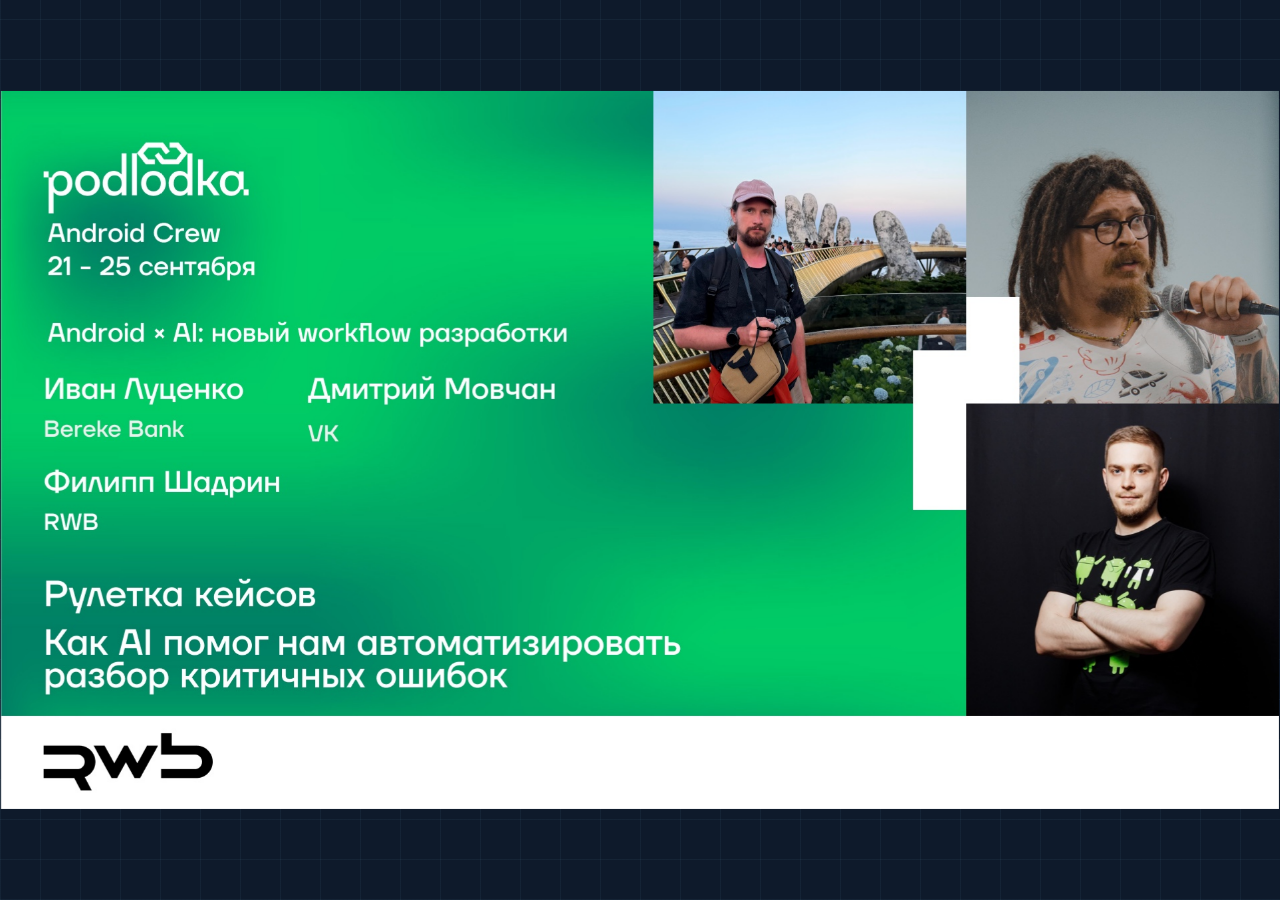
<file: res/podlodka-16-crash-to-jira-podlodka.html>
<!doctype html>
<html lang="ru">
<head>
<meta charset="utf-8">
<meta name="viewport" content="width=device-width, initial-scale=1">
<title>Crash → Jira · Podlodka #16</title>
<link rel="stylesheet" href="https://fonts.googleapis.com/css2?family=Cormorant+Garamond:ital,wght@0,500;0,600;0,700;1,500&family=IBM+Plex+Mono:wght@400;500&display=swap">
<style>
:root {
  --bg: #0e1a2b; --line: rgba(126,190,220,0.28);
  --text: #e3eef7; --dim: #a8c2d6; --faint: #6f8ea6;
  --accent: #f0b64b; --warn: #e2705c;
  --font: 'Cormorant Garamond', Georgia, serif;
  --font-mono: 'IBM Plex Mono', ui-monospace, monospace;
  --font-head: 'Cormorant Garamond', Georgia, serif;
}
body {
  background:
    repeating-linear-gradient(0deg, rgba(126,190,220,.06) 0 1px, transparent 1px 40px),
    repeating-linear-gradient(90deg, rgba(126,190,220,.06) 0 1px, transparent 1px 40px),
    var(--bg);
}
.deck { border: 1px solid var(--line); outline: 1px solid rgba(126,190,220,.12); outline-offset: 7px; }
.chrome { border-color: var(--line); color: var(--faint); font-family: var(--font-head); letter-spacing: .12em; font-size: 12px; }
h2 { font-family: var(--font-head); font-weight: 600; color: #eef6fb; letter-spacing: -0.01em; margin-bottom: 14px; }
.lead { font-family: var(--font-head); font-style: italic; }
.kicker { color: var(--faint); letter-spacing: .04em; }
.label { color: var(--accent); text-transform: uppercase; letter-spacing: .1em; font-size: 15px; }
.ver { font-family: var(--font-mono); }

.rakes .sym { font-family: var(--font-head); font-weight: 600; color: var(--warn); }
.take { font-family: var(--font-head); font-weight: 600; }
.big { color: var(--accent); font-family: var(--font-head); font-weight: 600; }
body { font-weight: 500; font-feature-settings: "lnum" 1, "tnum" 0; font-variant-numeric: lining-nums; }
.value, .vs-old, .vs-new, .fix { font-weight: 600; line-height: 1.34; }
.label { font-weight: 600; }
.ver { font-family: var(--font-mono); }
code { font-family: var(--font-mono); font-weight: 500; font-size: 0.84em; letter-spacing: 0; }
.vs-head { font-family: var(--font-head); font-weight: 600; color: #eef6fb; letter-spacing: 0; }
.vs-new { color: #eef6fb; }

* { margin: 0; padding: 0; box-sizing: border-box; }
body { font-family: var(--font); color: var(--text); overflow: hidden; height: 100vh; }
.deck { position: fixed; inset: 26px; display: flex; flex-direction: column; }
.chrome { display: flex; justify-content: space-between; padding: 12px 22px; font-size: 14px; }
.chrome-top { border-bottom: 1px solid var(--line); }
.chrome-bottom { border-top: 1px solid var(--line); margin-top: auto; }
.stage { flex: 1; position: relative; }
.slide { position: absolute; inset: 0; padding: 30px 46px; display: none; flex-direction: column; }
.slide.active { display: flex; }
.frag { opacity: 0; transition: opacity .25s ease; }
.frag.on { opacity: 1; }
h1 { font-family: var(--font-head); font-size: 96px; font-weight: 500; line-height: 1; }
h2 { font-family: var(--font-head); font-size: 50px; margin-bottom: 6px; }
.kicker { font-size: 16px; margin-bottom: 18px; }
.lead { font-size: 27px; color: var(--dim); }
b { color: var(--accent); font-weight: 600; }
.rows { display: flex; flex-direction: column; gap: 14px; margin-top: 8px; flex: 1; justify-content: center; }
.row { display: grid; grid-template-columns: 168px 1fr; gap: 22px; align-items: baseline;
       border-bottom: 1px solid var(--line); padding-bottom: 13px; }
.row:last-child { border-bottom: none; }
.label { font-size: 19px; }
.value { font-size: 24px; line-height: 1.4; }
.rows.tight { flex: none; margin-top: 22px; }
.vs { display: flex; flex-direction: column; flex: 1; justify-content: center; gap: 11px; }
.vs-row { display: grid; grid-template-columns: 148px 1fr 1fr; gap: 24px; align-items: baseline;
          border-bottom: 1px solid var(--line); padding-bottom: 10px; }
.vs-row:last-child { border-bottom: none; }
.vs-row.head { border-bottom-width: 2px; padding-bottom: 8px; }
.vs-head { font-size: 26px; font-weight: 600; }
.vs-old { color: var(--dim); font-size: 21px; line-height: 1.35; }
.vs-old b { color: var(--dim); font-weight: 500; }
.vs-new { font-size: 21px; line-height: 1.35; }
.rakes { display: flex; flex-direction: column; gap: 22px; margin-top: 8px; flex: 1; justify-content: center; max-width: 1480px; }
.split { display: grid; grid-template-columns: 1.15fr 1fr; gap: 44px; flex: 1; align-items: center; }
.split .rakes { max-width: none; margin-top: 0; }
.code { font-family: var(--font-mono); font-size: 18px; line-height: 1.55; color: var(--dim);
        border-left: 1px solid var(--line); padding-left: 26px; white-space: pre; overflow: hidden; }
.code b { color: var(--accent); font-weight: 500; }
.rake { border-bottom: 1px solid var(--line); padding-bottom: 15px; }
.rake:last-child { border-bottom: none; }
.sym { font-size: 29px; color: var(--warn); margin-bottom: 5px; }
.fix { font-size: 25px; line-height: 1.4; color: var(--text); }
.ver { color: var(--faint); font-size: 16px; }
.takes { display: flex; flex-direction: column; gap: 20px; margin-top: 14px; flex: 1; justify-content: center; }
.take { font-size: 31px; line-height: 1.3; }
.take small { display: block; font-size: 21px; color: var(--dim); margin-top: 4px; padding-left: 22px; }
.center { flex: 1; display: flex; flex-direction: column; justify-content: center; gap: 18px; }
.big { font-size: 78px; font-family: var(--font-head); font-weight: 700; }
.qa { flex: 1; display: flex; align-items: center; justify-content: center; gap: 70px; }
.qr { width: 300px; height: 300px; background: #fff; padding: 12px; }
.qr img { width: 100%; height: 100%; object-fit: contain; }
.qr-cap { text-align: center; font-size: 21px; color: var(--dim); margin-top: 10px; }
a { color: var(--accent); }
.cover { padding: 0; align-items: stretch; }
.deck.bleed { inset: 0; border-color: transparent; outline-color: transparent; }
.deck.bleed .chrome { display: none; }
.deck.bleed .stamp { visibility: hidden; }   /* не display:none — иначе ломается замер ширины */
.cover img { width: 100%; height: 100%; object-fit: contain; display: block; }
.closing { flex: 1; display: flex; align-items: center; justify-content: center; gap: 64px; }
.closing .plate { flex: none; border: 1px solid var(--line); padding: 9px; position: relative; }
.closing .plate img { display: block; width: 1230px; filter: url(#duo) contrast(1.04); }
.close-right { flex: none; }
.meme { position: absolute; left: 0; right: 0; text-align: center; font-family: var(--font-head);
        font-weight: 700; font-size: 62px; letter-spacing: .03em; color: var(--accent);
        text-shadow: 0 3px 16px rgba(10,20,34,.95), 0 0 3px rgba(10,20,34,.9); }
.meme.top { top: 34px; }
.meme.bottom { bottom: 34px; }
.lk img { display: block; width: 200px; height: 200px; background: #fff; padding: 9px; }
.lk span { display: inline-block; margin-top: 10px; font-size: 16px; color: var(--faint); letter-spacing: .03em; }
.stamp { position: absolute; top: 16px; right: 24px; width: 150px; text-align: center; opacity: .8; }
.stamp.off { visibility: hidden; }
.stamp img { width: 100%; aspect-ratio: 1; background: #fff; padding: 7px; display: block; }
.stamp span { display: inline-block; margin-top: 6px; font-family: var(--font-head); white-space: nowrap;
              font-size: 13px; color: var(--faint); letter-spacing: .03em; }
#log { position: absolute; inset: 12% 18%; background: var(--bg); border: 1px solid var(--line);
       padding: 28px 34px; overflow: auto; font-size: 22px; }
.log-row { display: grid; grid-template-columns: 1fr 110px 110px 110px; gap: 16px;
           padding: 9px 0; border-bottom: 1px solid var(--line); }
.log-row span:not(:first-child) { font-family: var(--font-mono); font-size: 19px; text-align: right; }
.log-head, .log-total { color: var(--faint); }
.log-total { border-bottom: none; border-top: 2px solid var(--line); color: var(--text); }
.log-row.over span { color: var(--warn); }
</style>
</head>
<body>
<svg width="0" height="0" style="position:absolute" aria-hidden="true">
 <filter id="duo" color-interpolation-filters="sRGB">
  <feColorMatrix type="matrix" values="0.33 0.34 0.33 0 0 0.33 0.34 0.33 0 0 0.33 0.34 0.33 0 0 0 0 0 1 0"/>
  <feComponentTransfer><feFuncR type="table" tableValues="0.055 0.80"/>
   <feFuncG type="table" tableValues="0.10 0.89"/><feFuncB type="table" tableValues="0.17 0.95"/></feComponentTransfer>
 </filter>
</svg>
<div class="deck">
  <div class="stage">
<div class="slide nostamp cover"><img src="podlodka-16-img/org-cover.jpg" alt=""></div>
<div class="slide nostamp"><div class="center"><h1>crash → llm → jira</h1><div class="lead frag">разбор одного краша: 30–∞ минут руками — или одна команда</div><div class="rows tight" style="max-width:900px"><div class="row frag"><div class="label">автор</div><div class="value">Иван Луценко</div></div><div class="row frag"><div class="label">роль</div><div class="value">Android Tech Lead, Bereke Bank</div></div></div></div></div>
<div class="slide"><h2>Как дошли до плагина</h2><div class="rows"><div class="row frag"><div class="label">Май 2024</div><div class="value">Gemini прямо в консоли Crashlytics: «что могло произойти» — без кода проекта</div></div><div class="row frag"><div class="label">Весна 2025</div><div class="value">Проектный промпт на 249 строк в Claude Desktop</div></div><div class="row frag"><div class="label">Январь 2026</div><div class="value">Плагин <b>v3.0.0</b>: агенты, <code>git blame</code>, Android и iOS. Сегодня <b>v4.4.5</b> — дальше про то, из чего он собран</div></div></div></div>
<div class="slide"><h2>Рецепт: чего не хватало проекту в Claude Desktop</h2><div class="rakes"><div class="rake frag"><div class="sym">Удобства</div><div class="fix">Промпту стектрейс приносишь руками. В плагине <b>4 уровня</b>: <code>MCP fast-path</code> → fetcher-агент → REST → ручной ввод. Отвалился верхний — работает следующий, на входе по-прежнему один issue ID. <span class="ver">v4.2.0 → 4.4.4</span></div></div><div class="rake frag"><div class="sym">Разделения контекстов</div><div class="fix">Классификация — 17 секунд на дешёвой модели, форензика — Opus, 27 обращений к инструментам, почти 7 минут. Один большой промпт гонит всё по верхней ставке и тонет в собственном контексте. <span class="ver">5 агентов</span></div></div><div class="rake frag"><div class="sym">Честной проверки результата</div><div class="fix">Проверка скриптом, не той же моделью, которая только что написала отчёт. <span class="ver">следующий слайд</span></div></div><div class="rake frag"><div class="sym">Проверки правок</div><div class="fix">Хук на пуше в маркетплейс - 7 эталонных отчётов. Без них промпт не рефакторишь: правишь строку — и не уверен, не сломал ли чего в остальных шести. <span class="ver">v4.4.3</span></div></div></div></div>
<div class="slide"><h2>Гейт: почему скрипт, а не модель</h2><div class="split"><div class="rakes"><div class="rake frag"><div class="sym">Было 3–5 секунд, стало 0.03</div><div class="fix">Гейт был отдельным агентом на Haiku: токены на каждый прогон и вердикт каждый раз чуть-чуть другой. Стал скриптом <code>validate-report.py</code> — те же 14 полей <b>в сто раз быстрее</b> и за ноль токенов. Один и тот же отчёт всегда даёт один и тот же вердикт. <span class="ver">v4.3.0</span></div></div><div class="rake frag"><div class="sym">Скрипт смотрит на следы, а не на выводы</div><div class="fix">Есть ли в отчёте <code>git blame</code>, есть ли файл с автором и коммитом и т.д. Модель может уверенно написать вывод, не сходив ни в один файл — <b>скрипт видит, что она туда не ходила</b>. <span class="ver">v4.3.0 → 4.4.5</span></div></div><div class="rake frag"><div class="sym">Модель нужна только там, где нужно суждение</div><div class="fix">Вердикта три: <code>pass</code>, <code>fail</code> и <code>null</code>. Поля нет — режет скрипт. Поле есть, но выглядит отпиской — <code>needs_review</code>, и дальше решает модель. <span class="ver">v4.4.3</span></div></div></div><pre class="code">def chk_executed_commands(sections):
    s = find_section(sections, 'executed_commands')
    return 'OK' if s and re.search(
        r'git\s+(?:blame|log|ls-tree)', s) else 'MISSING'


if has_critical or ok &lt; 12:
    pass_val = False        # режет скрипт
elif needs_review:
    pass_val = None         # решает модель
else:
    pass_val = True</pre></div></div>
<div class="slide"><div class="center" style="align-items:center;text-align:center"><div class="big">demo</div></div></div>
<div class="slide nostamp"><div class="closing"><figure class="plate"><img src="podlodka-16-img/harold-lead.jpg" alt=""><span class="meme top">БУДУТ ВОПРОСЫ</span><span class="meme bottom">ОБРАЩАЙТЕСЬ</span></figure><div class="close-right"><div class="lk"><img src="podlodka-16-img/qr-telegram-channel.png" alt=""><span>t.me/maliastra</span></div></div></div></div>
  </div>
  <div class="chrome chrome-bottom"><span>SHEET <span id="cur">01</span> OF <span id="total">7</span></span><span id="clock"></span><span>REV. 4.4.5 · 15.09.2026</span></div>
  <div class="stamp"><img src="podlodka-16-img/qr-plugins.png" alt="QR: страница плагинов"><span>ivan.nullptr.party/plugins</span></div>
  <div id="log" hidden></div>
</div>

<script>
const slides = [...document.querySelectorAll('.slide')];
const frags = s => [...s.querySelectorAll('.frag')];
let si = 0, fi = 0;
document.getElementById('total').textContent = slides.length;
function render() {
  tick();
  stamp.classList.toggle('off', slides[si].classList.contains('nostamp'));
  deck.classList.toggle('bleed', slides[si].classList.contains('cover'));  // чужой макет — во весь экран
  slides.forEach((s, i) => s.classList.toggle('active', i === si));
  frags(slides[si]).forEach((f, i) => f.classList.toggle('on', i < fi));
  document.getElementById('cur').textContent = String(si + 1).padStart(2, '0');
}
function nextSlide() {
  if (!t0) t0 = Date.now();          // отсчёт с первого перехода, даже если часы скрыты
  if (fi < frags(slides[si]).length) fi++;
  else if (si < slides.length - 1) { si++; fi = 0; }
  render();
}
function previousSlide() {
  if (fi > 0) fi--;
  else if (si > 0) { si--; fi = frags(slides[si]).length; }
  render();
}
// дедлайны: к этой секунде пора уходить со слайда N (см. podlodka-16-demo.md)
const DEADLINES = [0, 50, 120, 280, 380, 585, 600];
const PLAN = DEADLINES.map((d, i) => d - (DEADLINES[i - 1] || 0));
const spent = [];                    // фактические миллисекунды по слайдам
let lastSi = 0, lastAt = null;
function tick() {                    // вызывается из render(), si уже новый, lastSi ещё старый
  const now = Date.now();
  if (lastAt !== null) spent[lastSi] = (spent[lastSi] || 0) + (now - lastAt);
  lastAt = now; lastSi = si;
}
const clock = document.getElementById('clock');
const stamp = document.querySelector('.stamp');
const deck = document.querySelector('.deck');
// сторона квадрата = ширина подписи; меряем после загрузки шрифта
const fitStamp = () => {           // 0 = элемент скрыт через display:none, ширину не трогаем
  const w = stamp.querySelector('span').offsetWidth;
  if (w > 20) stamp.style.width = w + 'px';
};
fitStamp();
if (document.fonts) document.fonts.ready.then(fitStamp);
const mmss = s => Math.floor(s / 60) + ':' + String(s % 60).padStart(2, '0');
let t0 = null, timerOn = false;
setInterval(() => {
  if (!timerOn) { clock.textContent = ''; return; }
  const el = t0 ? Math.floor((Date.now() - t0) / 1000) : 0;
  const dl = DEADLINES[si] ?? 600;
  const rec = running ? '<span style="color:var(--warn)">● ПРОГОН</span>  ' : '';
  clock.innerHTML = rec + mmss(el) + ' / ' + mmss(dl);
  clock.style.color = el > dl ? 'var(--warn)' : 'var(--faint)';
}, 250);

const logBox = document.getElementById('log');
function toggleLog() {
  if (!logBox.hidden) { logBox.hidden = true; return; }
  tick();
  const sign = n => (n >= 0 ? '+' : '−') + mmss(Math.abs(n));
  let rows = '<div class="log-row log-head"><span>слайд</span><span>факт</span><span>план</span><span>Δ</span></div>';
  let fact = 0, plan = 0;
  slides.forEach((s, i) => {
    const f = Math.round((spent[i] || 0) / 1000), pl = PLAN[i] ?? 0;
    fact += f; plan += pl;
    const name = (s.querySelector('h2') || s.querySelector('h1') || s.querySelector('.big'));
    const cls = f > pl * 1.15 ? ' over' : '';
    rows += `<div class="log-row${cls}"><span>${i + 1} ${name ? name.textContent : ''}</span>`
          + `<span>${mmss(f)}</span><span>${mmss(pl)}</span><span>${sign(f - pl)}</span></div>`;
  });
  rows += `<div class="log-row log-total"><span>итого</span><span>${mmss(fact)}</span>`
        + `<span>${mmss(plan)}</span><span>${sign(fact - plan)}</span></div>`;
  logBox.innerHTML = rows;
  logBox.hidden = false;
}

// журнал прогона — окна слайдов, по ним режется транскрипт
let running = false;
function buildLog() {
  tick();
  let at = 0;
  const rows = slides.map((s, i) => {
    const sec = Math.round((spent[i] || 0) / 1000);
    const row = {slide: i + 1, start: at, end: at + sec, spent: sec, plan: PLAN[i] ?? 0};
    at += sec;
    return row;
  });
  return JSON.stringify({total: at, slides: rows}, null, 2);
}

function copyLog() {                  // запасной путь, если скачивание заблокируют
  const ta = document.createElement('textarea');
  ta.value = buildLog();
  document.body.appendChild(ta);
  ta.select();
  document.execCommand('copy');       // file:// не даёт navigator.clipboard
  ta.remove();
  timerOn = true;
  clock.textContent = 'журнал скопирован';
}

function toggleRun() {                // r — старт прогона, r ещё раз — стоп и файл
  if (!running) {
    spent.length = 0;
    t0 = lastAt = Date.now();
    lastSi = si;
    running = timerOn = true;
    return;
  }
  const blob = new Blob([buildLog()], {type: 'application/json'});
  const a = document.createElement('a');
  a.href = URL.createObjectURL(blob);
  a.download = 'podlodka-run-' + new Date().toTimeString().slice(0, 8).replace(/:/g, '-') + '.json';
  document.body.appendChild(a);
  a.click();
  a.remove();
  setTimeout(() => URL.revokeObjectURL(a.href), 2000);
  running = false;
  clock.textContent = 'журнал сохранён в Downloads';
}

const jump = parseInt(location.hash.slice(1), 10);   // #4 — открыть слайд 4 целиком
if (jump >= 1 && jump <= slides.length) { si = jump - 1; fi = frags(slides[si]).length; }
render();
document.addEventListener('keydown', e => {
  if (['ArrowRight', 'ArrowDown', ' '].includes(e.key)) { e.preventDefault(); nextSlide(); }
  else if (['ArrowLeft', 'ArrowUp'].includes(e.key)) { e.preventDefault(); previousSlide(); }
  else if (e.key === 't') { timerOn = !timerOn; if (timerOn && !t0) t0 = Date.now(); }
  else if (e.key === 'r') { e.preventDefault(); toggleRun(); }
  else if (e.key === 'l') { e.preventDefault(); toggleLog(); }
  else if (e.key === 'c') { e.preventDefault(); copyLog(); }
});
document.addEventListener('click', e => {
  if (!e.target.closest('a') && !e.target.closest('#log')) nextSlide();
});
document.addEventListener('contextmenu', e => { e.preventDefault(); previousSlide(); });
</script>

</body>
</html>
</file>
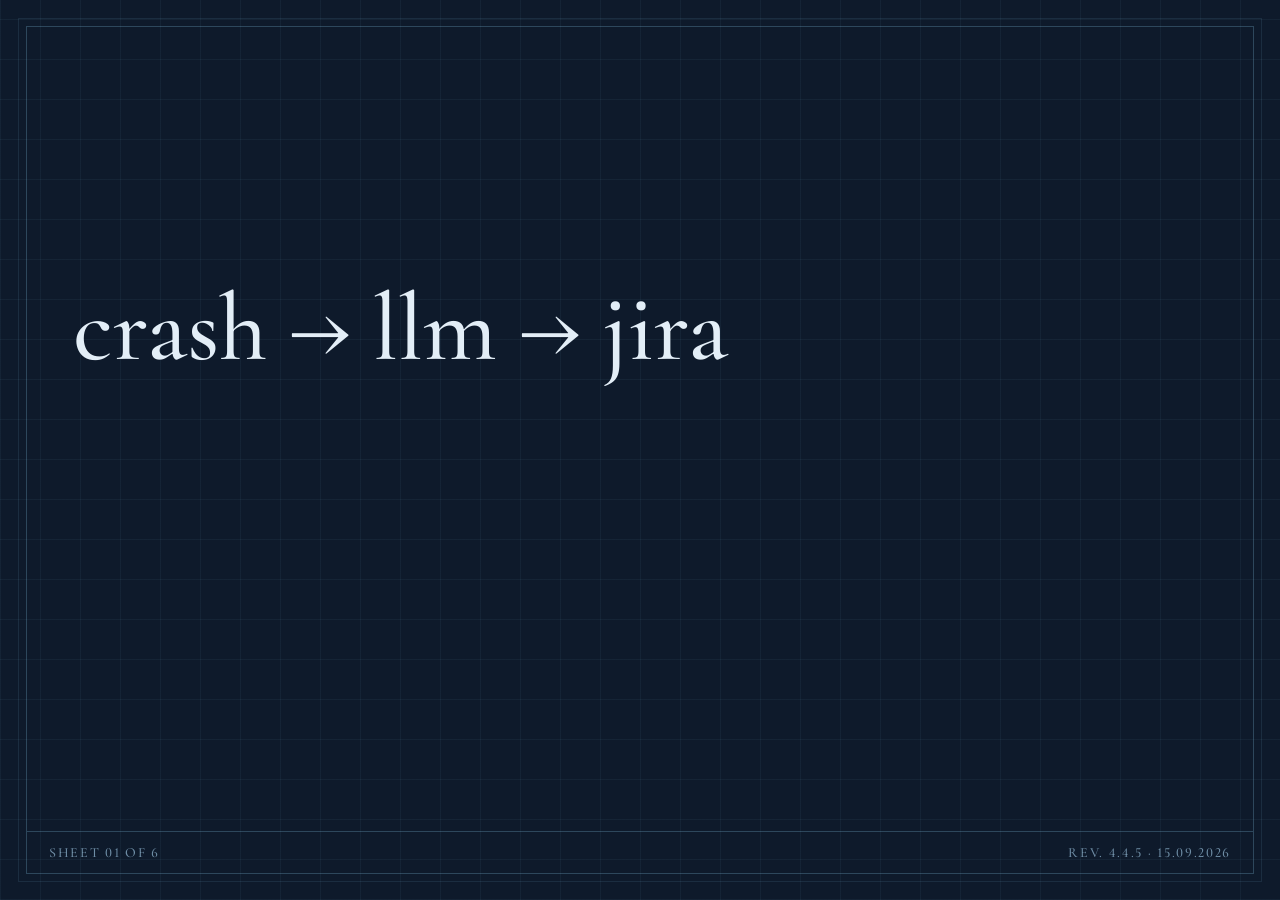
<file: res/podlodka-16-crash-to-jira.html>
<!doctype html>
<html lang="ru">
<head>
<meta charset="utf-8">
<meta name="viewport" content="width=device-width, initial-scale=1">
<title>Crash → Jira · Podlodka #16</title>
<link rel="stylesheet" href="https://fonts.googleapis.com/css2?family=Cormorant+Garamond:ital,wght@0,500;0,600;0,700;1,500&family=IBM+Plex+Mono:wght@400;500&display=swap">
<style>
:root {
  --bg: #0e1a2b; --line: rgba(126,190,220,0.28);
  --text: #e3eef7; --dim: #a8c2d6; --faint: #6f8ea6;
  --accent: #f0b64b; --warn: #e2705c;
  --font: 'Cormorant Garamond', Georgia, serif;
  --font-mono: 'IBM Plex Mono', ui-monospace, monospace;
  --font-head: 'Cormorant Garamond', Georgia, serif;
}
body {
  background:
    repeating-linear-gradient(0deg, rgba(126,190,220,.06) 0 1px, transparent 1px 40px),
    repeating-linear-gradient(90deg, rgba(126,190,220,.06) 0 1px, transparent 1px 40px),
    var(--bg);
}
.deck { border: 1px solid var(--line); outline: 1px solid rgba(126,190,220,.12); outline-offset: 7px; }
.chrome { border-color: var(--line); color: var(--faint); font-family: var(--font-head); letter-spacing: .12em; font-size: 12px; }
h2 { font-family: var(--font-head); font-weight: 600; color: #eef6fb; letter-spacing: -0.01em; margin-bottom: 14px; }
.lead { font-family: var(--font-head); font-style: italic; }
.kicker { color: var(--faint); letter-spacing: .04em; }
.label { color: var(--accent); text-transform: uppercase; letter-spacing: .1em; font-size: 15px; }
.ver { font-family: var(--font-mono); }

.rakes .sym { font-family: var(--font-head); font-weight: 600; color: var(--warn); }
.take { font-family: var(--font-head); font-weight: 600; }
.big { color: var(--accent); font-family: var(--font-head); font-weight: 600; }
body { font-weight: 500; font-feature-settings: "lnum" 1, "tnum" 0; font-variant-numeric: lining-nums; }
.value, .vs-old, .vs-new, .fix { font-weight: 600; line-height: 1.34; }
.label { font-weight: 600; }
.ver { font-family: var(--font-mono); }
code { font-family: var(--font-mono); font-weight: 500; font-size: 0.84em; letter-spacing: 0; }
.vs-head { font-family: var(--font-head); font-weight: 600; color: #eef6fb; letter-spacing: 0; }
.vs-new { color: #eef6fb; }

* { margin: 0; padding: 0; box-sizing: border-box; }
body { font-family: var(--font); color: var(--text); overflow: hidden; height: 100vh; }
.deck { position: fixed; inset: 26px; display: flex; flex-direction: column; }
.chrome { display: flex; justify-content: space-between; padding: 12px 22px; font-size: 14px; }
.chrome-top { border-bottom: 1px solid var(--line); }
.chrome-bottom { border-top: 1px solid var(--line); margin-top: auto; }
.stage { flex: 1; position: relative; }
.slide { position: absolute; inset: 0; padding: 30px 46px; display: none; flex-direction: column; }
.slide.active { display: flex; }
.frag { opacity: 0; transition: opacity .25s ease; }
.frag.on { opacity: 1; }
h1 { font-family: var(--font-head); font-size: 96px; font-weight: 500; line-height: 1; }
h2 { font-family: var(--font-head); font-size: 50px; margin-bottom: 6px; }
.kicker { font-size: 16px; margin-bottom: 18px; }
.lead { font-size: 27px; color: var(--dim); }
b { color: var(--accent); font-weight: 600; }
.rows { display: flex; flex-direction: column; gap: 14px; margin-top: 8px; flex: 1; justify-content: center; }
.row { display: grid; grid-template-columns: 168px 1fr; gap: 22px; align-items: baseline;
       border-bottom: 1px solid var(--line); padding-bottom: 13px; }
.row:last-child { border-bottom: none; }
.label { font-size: 19px; }
.value { font-size: 24px; line-height: 1.4; }
.rows.tight { flex: none; margin-top: 22px; }
.vs { display: flex; flex-direction: column; flex: 1; justify-content: center; gap: 11px; }
.vs-row { display: grid; grid-template-columns: 148px 1fr 1fr; gap: 24px; align-items: baseline;
          border-bottom: 1px solid var(--line); padding-bottom: 10px; }
.vs-row:last-child { border-bottom: none; }
.vs-row.head { border-bottom-width: 2px; padding-bottom: 8px; }
.vs-head { font-size: 26px; font-weight: 600; }
.vs-old { color: var(--dim); font-size: 21px; line-height: 1.35; }
.vs-old b { color: var(--dim); font-weight: 500; }
.vs-new { font-size: 21px; line-height: 1.35; }
.rakes { display: flex; flex-direction: column; gap: 22px; margin-top: 8px; flex: 1; justify-content: center; max-width: 1480px; }
.split { display: grid; grid-template-columns: 1.15fr 1fr; gap: 44px; flex: 1; align-items: center; }
.split .rakes { max-width: none; margin-top: 0; }
.code { font-family: var(--font-mono); font-size: 18px; line-height: 1.55; color: var(--dim);
        border-left: 1px solid var(--line); padding-left: 26px; white-space: pre; overflow: hidden; }
.code b { color: var(--accent); font-weight: 500; }
.rake { border-bottom: 1px solid var(--line); padding-bottom: 15px; }
.rake:last-child { border-bottom: none; }
.sym { font-size: 29px; color: var(--warn); margin-bottom: 5px; }
.fix { font-size: 25px; line-height: 1.4; color: var(--text); }
.ver { color: var(--faint); font-size: 16px; }
.takes { display: flex; flex-direction: column; gap: 20px; margin-top: 14px; flex: 1; justify-content: center; }
.take { font-size: 31px; line-height: 1.3; }
.take small { display: block; font-size: 21px; color: var(--dim); margin-top: 4px; padding-left: 22px; }
.center { flex: 1; display: flex; flex-direction: column; justify-content: center; gap: 18px; }
.big { font-size: 78px; font-family: var(--font-head); font-weight: 700; }
.qa { flex: 1; display: flex; align-items: center; justify-content: center; gap: 70px; }
.qr { width: 300px; height: 300px; background: #fff; padding: 12px; }
.qr img { width: 100%; height: 100%; object-fit: contain; }
.qr-cap { text-align: center; font-size: 21px; color: var(--dim); margin-top: 10px; }
a { color: var(--accent); }
.cover { padding: 0; align-items: stretch; }
.deck.bleed { inset: 0; border-color: transparent; outline-color: transparent; }
.deck.bleed .chrome { display: none; }
.deck.bleed .stamp { visibility: hidden; }   /* не display:none — иначе ломается замер ширины */
.cover img { width: 100%; height: 100%; object-fit: contain; display: block; }
.closing { flex: 1; display: flex; align-items: center; justify-content: center; gap: 64px; }
.closing .plate { flex: none; border: 1px solid var(--line); padding: 9px; position: relative; }
.closing .plate img { display: block; width: 1230px; filter: url(#duo) contrast(1.04); }
.close-right { flex: none; }
.meme { position: absolute; left: 0; right: 0; text-align: center; font-family: var(--font-head);
        font-weight: 700; font-size: 62px; letter-spacing: .03em; color: var(--accent);
        text-shadow: 0 3px 16px rgba(10,20,34,.95), 0 0 3px rgba(10,20,34,.9); }
.meme.top { top: 34px; }
.meme.bottom { bottom: 34px; }
.lk img { display: block; width: 200px; height: 200px; background: #fff; padding: 9px; }
.lk span { display: inline-block; margin-top: 10px; font-size: 16px; color: var(--faint); letter-spacing: .03em; }
.stamp { position: absolute; top: 16px; right: 24px; width: 150px; text-align: center; opacity: .8; }
.stamp.off { visibility: hidden; }
.stamp img { width: 100%; aspect-ratio: 1; background: #fff; padding: 7px; display: block; }
.stamp span { display: inline-block; margin-top: 6px; font-family: var(--font-head); white-space: nowrap;
              font-size: 13px; color: var(--faint); letter-spacing: .03em; }
#log { position: absolute; inset: 12% 18%; background: var(--bg); border: 1px solid var(--line);
       padding: 28px 34px; overflow: auto; font-size: 22px; }
.log-row { display: grid; grid-template-columns: 1fr 110px 110px 110px; gap: 16px;
           padding: 9px 0; border-bottom: 1px solid var(--line); }
.log-row span:not(:first-child) { font-family: var(--font-mono); font-size: 19px; text-align: right; }
.log-head, .log-total { color: var(--faint); }
.log-total { border-bottom: none; border-top: 2px solid var(--line); color: var(--text); }
.log-row.over span { color: var(--warn); }
</style>
</head>
<body>
<svg width="0" height="0" style="position:absolute" aria-hidden="true">
 <filter id="duo" color-interpolation-filters="sRGB">
  <feColorMatrix type="matrix" values="0.33 0.34 0.33 0 0 0.33 0.34 0.33 0 0 0.33 0.34 0.33 0 0 0 0 0 1 0"/>
  <feComponentTransfer><feFuncR type="table" tableValues="0.055 0.80"/>
   <feFuncG type="table" tableValues="0.10 0.89"/><feFuncB type="table" tableValues="0.17 0.95"/></feComponentTransfer>
 </filter>
</svg>
<div class="deck">
  <div class="stage">
<div class="slide nostamp"><div class="center"><h1>crash → llm → jira</h1><div class="lead frag">разбор одного краша: 30–∞ минут руками — или одна команда</div><div class="rows tight" style="max-width:900px"><div class="row frag"><div class="label">автор</div><div class="value">Иван Луценко</div></div><div class="row frag"><div class="label">роль</div><div class="value">Android Tech Lead, Bereke Bank</div></div></div></div></div>
<div class="slide"><h2>Как дошли до плагина</h2><div class="rows"><div class="row frag"><div class="label">Май 2024</div><div class="value">Gemini прямо в консоли Crashlytics: «что могло произойти» — без кода проекта</div></div><div class="row frag"><div class="label">Весна 2025</div><div class="value">Проектный промпт на 249 строк в Claude Desktop</div></div><div class="row frag"><div class="label">Январь 2026</div><div class="value">Плагин <b>v3.0.0</b>: агенты, <code>git blame</code>, Android и iOS. Сегодня <b>v4.4.5</b> — дальше про то, из чего он собран</div></div></div></div>
<div class="slide"><h2>Рецепт: чего не хватало проекту в Claude Desktop</h2><div class="rakes"><div class="rake frag"><div class="sym">Удобства</div><div class="fix">Промпту стектрейс приносишь руками. В плагине <b>4 уровня</b>: <code>MCP fast-path</code> → fetcher-агент → REST → ручной ввод. Отвалился верхний — работает следующий, на входе по-прежнему один issue ID. <span class="ver">v4.2.0 → 4.4.4</span></div></div><div class="rake frag"><div class="sym">Разделения контекстов</div><div class="fix">Классификация — 17 секунд на дешёвой модели, форензика — Opus, 27 обращений к инструментам, почти 7 минут. Один большой промпт гонит всё по верхней ставке и тонет в собственном контексте. <span class="ver">5 агентов</span></div></div><div class="rake frag"><div class="sym">Честной проверки результата</div><div class="fix">Проверка скриптом, не той же моделью, которая только что написала отчёт. <span class="ver">следующий слайд</span></div></div><div class="rake frag"><div class="sym">Проверки правок</div><div class="fix">Хук на пуше в маркетплейс - 7 эталонных отчётов. Без них промпт не рефакторишь: правишь строку — и не уверен, не сломал ли чего в остальных шести. <span class="ver">v4.4.3</span></div></div></div></div>
<div class="slide"><h2>Гейт: почему скрипт, а не модель</h2><div class="split"><div class="rakes"><div class="rake frag"><div class="sym">Было 3–5 секунд, стало 0.03</div><div class="fix">Гейт был отдельным агентом на Haiku: токены на каждый прогон и вердикт каждый раз чуть-чуть другой. Стал скриптом <code>validate-report.py</code> — те же 14 полей <b>в сто раз быстрее</b> и за ноль токенов. Один и тот же отчёт всегда даёт один и тот же вердикт. <span class="ver">v4.3.0</span></div></div><div class="rake frag"><div class="sym">Скрипт смотрит на следы, а не на выводы</div><div class="fix">Есть ли в отчёте <code>git blame</code>, есть ли файл с автором и коммитом и т.д. Модель может уверенно написать вывод, не сходив ни в один файл — <b>скрипт видит, что она туда не ходила</b>. <span class="ver">v4.3.0 → 4.4.5</span></div></div><div class="rake frag"><div class="sym">Модель нужна только там, где нужно суждение</div><div class="fix">Вердикта три: <code>pass</code>, <code>fail</code> и <code>null</code>. Поля нет — режет скрипт. Поле есть, но выглядит отпиской — <code>needs_review</code>, и дальше решает модель. <span class="ver">v4.4.3</span></div></div></div><pre class="code">def chk_executed_commands(sections):
    s = find_section(sections, 'executed_commands')
    return 'OK' if s and re.search(
        r'git\s+(?:blame|log|ls-tree)', s) else 'MISSING'


if has_critical or ok &lt; 12:
    pass_val = False        # режет скрипт
elif needs_review:
    pass_val = None         # решает модель
else:
    pass_val = True</pre></div></div>
<div class="slide"><div class="center" style="align-items:center;text-align:center"><div class="big">demo</div></div></div>
<div class="slide nostamp"><div class="closing"><figure class="plate"><img src="podlodka-16-img/harold-lead.jpg" alt=""><span class="meme top">БУДУТ ВОПРОСЫ</span><span class="meme bottom">ОБРАЩАЙТЕСЬ</span></figure><div class="close-right"><div class="lk"><img src="podlodka-16-img/qr-telegram-channel.png" alt=""><span>t.me/maliastra</span></div></div></div></div>
  </div>
  <div class="chrome chrome-bottom"><span>SHEET <span id="cur">01</span> OF <span id="total">7</span></span><span id="clock"></span><span>REV. 4.4.5 · 15.09.2026</span></div>
  <div class="stamp"><img src="podlodka-16-img/qr-plugins.png" alt="QR: страница плагинов"><span>ivan.nullptr.party/plugins</span></div>
  <div id="log" hidden></div>
</div>

<script>
const slides = [...document.querySelectorAll('.slide')];
const frags = s => [...s.querySelectorAll('.frag')];
let si = 0, fi = 0;
document.getElementById('total').textContent = slides.length;
function render() {
  tick();
  stamp.classList.toggle('off', slides[si].classList.contains('nostamp'));
  deck.classList.toggle('bleed', slides[si].classList.contains('cover'));  // чужой макет — во весь экран
  slides.forEach((s, i) => s.classList.toggle('active', i === si));
  frags(slides[si]).forEach((f, i) => f.classList.toggle('on', i < fi));
  document.getElementById('cur').textContent = String(si + 1).padStart(2, '0');
}
function nextSlide() {
  if (!t0) t0 = Date.now();          // отсчёт с первого перехода, даже если часы скрыты
  if (fi < frags(slides[si]).length) fi++;
  else if (si < slides.length - 1) { si++; fi = 0; }
  render();
}
function previousSlide() {
  if (fi > 0) fi--;
  else if (si > 0) { si--; fi = frags(slides[si]).length; }
  render();
}
// дедлайны: к этой секунде пора уходить со слайда N (см. podlodka-16-demo.md)
const DEADLINES = [50, 120, 280, 380, 585, 600];
const PLAN = DEADLINES.map((d, i) => d - (DEADLINES[i - 1] || 0));
const spent = [];                    // фактические миллисекунды по слайдам
let lastSi = 0, lastAt = null;
function tick() {                    // вызывается из render(), si уже новый, lastSi ещё старый
  const now = Date.now();
  if (lastAt !== null) spent[lastSi] = (spent[lastSi] || 0) + (now - lastAt);
  lastAt = now; lastSi = si;
}
const clock = document.getElementById('clock');
const stamp = document.querySelector('.stamp');
const deck = document.querySelector('.deck');
// сторона квадрата = ширина подписи; меряем после загрузки шрифта
const fitStamp = () => {           // 0 = элемент скрыт через display:none, ширину не трогаем
  const w = stamp.querySelector('span').offsetWidth;
  if (w > 20) stamp.style.width = w + 'px';
};
fitStamp();
if (document.fonts) document.fonts.ready.then(fitStamp);
const mmss = s => Math.floor(s / 60) + ':' + String(s % 60).padStart(2, '0');
let t0 = null, timerOn = false;
setInterval(() => {
  if (!timerOn) { clock.textContent = ''; return; }
  const el = t0 ? Math.floor((Date.now() - t0) / 1000) : 0;
  const dl = DEADLINES[si] ?? 600;
  const rec = running ? '<span style="color:var(--warn)">● ПРОГОН</span>  ' : '';
  clock.innerHTML = rec + mmss(el) + ' / ' + mmss(dl);
  clock.style.color = el > dl ? 'var(--warn)' : 'var(--faint)';
}, 250);

const logBox = document.getElementById('log');
function toggleLog() {
  if (!logBox.hidden) { logBox.hidden = true; return; }
  tick();
  const sign = n => (n >= 0 ? '+' : '−') + mmss(Math.abs(n));
  let rows = '<div class="log-row log-head"><span>слайд</span><span>факт</span><span>план</span><span>Δ</span></div>';
  let fact = 0, plan = 0;
  slides.forEach((s, i) => {
    const f = Math.round((spent[i] || 0) / 1000), pl = PLAN[i] ?? 0;
    fact += f; plan += pl;
    const name = (s.querySelector('h2') || s.querySelector('h1') || s.querySelector('.big'));
    const cls = f > pl * 1.15 ? ' over' : '';
    rows += `<div class="log-row${cls}"><span>${i + 1} ${name ? name.textContent : ''}</span>`
          + `<span>${mmss(f)}</span><span>${mmss(pl)}</span><span>${sign(f - pl)}</span></div>`;
  });
  rows += `<div class="log-row log-total"><span>итого</span><span>${mmss(fact)}</span>`
        + `<span>${mmss(plan)}</span><span>${sign(fact - plan)}</span></div>`;
  logBox.innerHTML = rows;
  logBox.hidden = false;
}

// журнал прогона — окна слайдов, по ним режется транскрипт
let running = false;
function buildLog() {
  tick();
  let at = 0;
  const rows = slides.map((s, i) => {
    const sec = Math.round((spent[i] || 0) / 1000);
    const row = {slide: i + 1, start: at, end: at + sec, spent: sec, plan: PLAN[i] ?? 0};
    at += sec;
    return row;
  });
  return JSON.stringify({total: at, slides: rows}, null, 2);
}

function copyLog() {                  // запасной путь, если скачивание заблокируют
  const ta = document.createElement('textarea');
  ta.value = buildLog();
  document.body.appendChild(ta);
  ta.select();
  document.execCommand('copy');       // file:// не даёт navigator.clipboard
  ta.remove();
  timerOn = true;
  clock.textContent = 'журнал скопирован';
}

function toggleRun() {                // r — старт прогона, r ещё раз — стоп и файл
  if (!running) {
    spent.length = 0;
    t0 = lastAt = Date.now();
    lastSi = si;
    running = timerOn = true;
    return;
  }
  const blob = new Blob([buildLog()], {type: 'application/json'});
  const a = document.createElement('a');
  a.href = URL.createObjectURL(blob);
  a.download = 'podlodka-run-' + new Date().toTimeString().slice(0, 8).replace(/:/g, '-') + '.json';
  document.body.appendChild(a);
  a.click();
  a.remove();
  setTimeout(() => URL.revokeObjectURL(a.href), 2000);
  running = false;
  clock.textContent = 'журнал сохранён в Downloads';
}

const jump = parseInt(location.hash.slice(1), 10);   // #4 — открыть слайд 4 целиком
if (jump >= 1 && jump <= slides.length) { si = jump - 1; fi = frags(slides[si]).length; }
render();
document.addEventListener('keydown', e => {
  if (['ArrowRight', 'ArrowDown', ' '].includes(e.key)) { e.preventDefault(); nextSlide(); }
  else if (['ArrowLeft', 'ArrowUp'].includes(e.key)) { e.preventDefault(); previousSlide(); }
  else if (e.key === 't') { timerOn = !timerOn; if (timerOn && !t0) t0 = Date.now(); }
  else if (e.key === 'r') { e.preventDefault(); toggleRun(); }
  else if (e.key === 'l') { e.preventDefault(); toggleLog(); }
  else if (e.key === 'c') { e.preventDefault(); copyLog(); }
});
document.addEventListener('click', e => {
  if (!e.target.closest('a') && !e.target.closest('#log')) nextSlide();
});
document.addEventListener('contextmenu', e => { e.preventDefault(); previousSlide(); });
</script>

</body>
</html>
</file>
<file: res/kolesa-ai-meetup-2026/tokens.css>
/* Craft core. Shared identity tokens for every format. */
@font-face {
  font-family: "Geologica";
  font-style: normal;
  font-weight: 300 700;
  font-display: swap;
  src: url("fonts/geologica-cyrillic.woff2?v=a7dc739efa") format("woff2");
  unicode-range: U+0301, U+0400-045F, U+0490-0491, U+04B0-04B1, U+2116;
}
@font-face {
  font-family: "Geologica";
  font-style: normal;
  font-weight: 300 700;
  font-display: swap;
  src: url("fonts/geologica-latin.woff2?v=b14f1edee9") format("woff2");
  unicode-range: U+0000-00FF, U+0131, U+0152-0153, U+02BB-02BC, U+02C6, U+02DA, U+02DC, U+0304, U+0308, U+0329, U+2000-206F, U+20AC, U+2122, U+2191, U+2193, U+2212, U+2215, U+FEFF, U+FFFD;
}
@font-face {
  font-family: "Onest";
  font-style: normal;
  font-weight: 400 600;
  font-display: swap;
  src: url("fonts/onest-cyrillic.woff2?v=37bc168741") format("woff2");
  unicode-range: U+0301, U+0400-045F, U+0490-0491, U+04B0-04B1, U+2116;
}
@font-face {
  font-family: "Onest";
  font-style: normal;
  font-weight: 400 600;
  font-display: swap;
  src: url("fonts/onest-latin.woff2?v=67849bcc11") format("woff2");
  unicode-range: U+0000-00FF, U+0131, U+0152-0153, U+02BB-02BC, U+02C6, U+02DA, U+02DC, U+0304, U+0308, U+0329, U+2000-206F, U+20AC, U+2122, U+2191, U+2193, U+2212, U+2215, U+FEFF, U+FFFD;
}

:root {
  color-scheme: dark;

  /* Surfaces. The page sits on --craft-bg, and components sit on it too.
     An accent needs a fill, a shape does not. --craft-surface marks a
     group of related content and paints hover, --craft-surface-muted is its
     quiet version, --craft-sunken is the fill under a code listing on a slide. */
  --craft-bg: #111;
  --craft-surface: #1a1a1a;
  --craft-surface-muted: #161616;
  --craft-sunken: #0d0d0d;
  /* Experiment. Nested block. A translucent paint instead of a fixed gray.
     The browser handles nesting. A block inside a block lays the paint a
     second time and moves one more step away from the background. One token
     covers both themes, and its color sets the direction. White lightens
     the dark theme, dark darkens the light one. */
  --craft-raise: rgb(238 238 238 / .07);
  /* Scale rail. The remainder of a progress bar, a bar or a slider is a fill,
     not a line. In the line color it read as a stray border under the value. */
  --craft-track: rgb(238 238 238 / .12);

  /* Lines. --craft-line is the regular divider and border. Use
     --craft-line-strong where the line itself carries data, such as an axis,
     a cursor or a scale. */
  --craft-line: rgb(238 238 238 / .14);
  --craft-line-strong: #eee;

  /* Text. --craft-text is for headings and values, --craft-text-body for
     paragraphs meant for reading, --craft-muted for labels, units and
     service notes. The quiet roles use white with transparency, not a fixed
     gray. On an accent background they let it show through and stay part of it.
     A solid gray there would look like a dirty patch on top of the red. */
  --craft-text: #eee;
  --craft-text-body: rgb(238 238 238 / .82);
  --craft-muted: rgb(238 238 238 / .66);

  /* Red has four different roles, and they are not interchangeable.
     --craft-accent is accent TEXT, such as a link, a priority number or a
     threshold label. It is muted on purpose, because people read it.
     --craft-accent-mark is a saturated MARK, such as a status dot, a bar, a
     chart line or a focus ring. It is brighter than the text, because nobody
     reads it.
     --craft-accent-fill is the FILL under white text, such as a button, a
     callout or a total row. It is darker than the text, or white loses
     contrast. White on the mark gives 3.5, on the fill 5.4, and the
     threshold is 4.5.
     --craft-accent-tint is a faint signal BACKGROUND with no white text.
     It keeps the regular text color and does not replace a state label.
     --craft-accent-base is the original identity red, for large type on a
     light background. --craft-accent-fill-hover is hover on the fill. */
  --craft-accent: #ff6672;
  --craft-accent-mark: #ff3f4d;
  --craft-accent-fill: #c5303d;
  --craft-accent-fill-hover: #a92633;
  --craft-accent-tint: rgb(255 63 77 / .14);
  --craft-accent-base: #e63946;

  /* On top of the accent fill. White text, its quiet version, a line that
     divides content inside the red area, and a disabled control. There is
     no gray here and there can't be. On top of the accent only transparent
     white or black works. Otherwise a quiet role drops out of the color and
     reads as dirt. */
  --craft-on-accent: #fff;
  --craft-on-accent-muted: rgb(255 255 255 / .9);
  --craft-on-accent-line: rgb(255 255 255 / .28);
  --craft-on-accent-disabled: rgb(255 255 255 / .45);

  /* Quiet chip. A transparent fill slightly lighter than any background.
     Inline code needs it so a token name does not get lost in the line.
     It is transparent for the same reason as quiet text. The chip shows up
     the same way on the page background, on a surface and on the accent
     tone, and never turns into a gray patch. */
  --craft-fill-quiet: rgb(238 238 238 / .07);

  /* Text selection tints the line instead of painting over it. The original
     letter color shows through the fill, so size and weight do not "jump".
     On the accent fill there is nothing to tint red, the text there is white. */
  --craft-selection: rgb(230 57 70 / .32);
  --craft-selection-on-accent: rgb(255 255 255 / .3);

  /* Utility. --craft-overlay-line outlines a color swatch on any background,
     --craft-disabled is a disabled control, --craft-scrim darkens the page
     under a modal dialog. */
  --craft-overlay-line: rgb(255 255 255 / .16);
  --craft-disabled: rgb(238 238 238 / .38);
  --craft-scrim: rgb(0 0 0 / .64);

  /* Code, and only code. Syntax highlighting lives apart from the interface
     palette so bright status colors stay out of listings. The roles are the
     same on a slide and on a page. The accent paints the element name, gold
     paints attributes and strings, blue paints numbers, and everything else
     uses the base listing color. */
  --craft-code-text: #d4d0cc;
  --craft-code-gold: #c9a96e;
  --craft-code-blue: #7a9ab5;
  /* The three dots of a code window title bar, as on a desktop terminal,
     and the shadow that lifts the window off the slide. */
  --craft-window-close: #ff5f57;
  --craft-window-minimize: #febc2e;
  --craft-window-zoom: #28c840;
  --craft-window-shadow: rgb(0 0 0 / .45);

  /* Statuses. Three states and no more: ok, warning, error.
     Error is the same red as any mark, with no separate shade.
     A word always goes with the color. The color speeds up reading, it does
     not replace the label. The value paints the mark and the label inside
     it, the status chip border together with its text. That is why the light
     theme uses darker tones, since a small label must pass contrast. Regular
     page text does not use these values. The quiet error background uses a
     separate --craft-error-tint. */
  --craft-ok: #23cc70;
  --craft-warn: #ffae1a;
  --craft-error: var(--craft-accent-mark);
  --craft-error-tint: var(--craft-accent-tint);

  /* Data series. Assign them in order: the priority series is red, then
     neutral, blue, amber, green. Five series is the whole set. If there are
     more, merge them or show them one at a time. */
  --craft-data-red: var(--craft-accent-mark);
  --craft-data-neutral: var(--craft-text);
  --craft-data-blue: #4ea6ff;
  --craft-data-amber: var(--craft-warn);
  --craft-data-green: var(--craft-ok);

  /* Print. Same roles, values flipped for light paper. Screen brightness does
     not read on white, so marks and series turn dark. The format applies
     these values itself, do not apply them by hand. */
  --craft-print-bg: #f8f8f8;
  --craft-print-surface: #eaeaea;
  --craft-print-line: rgb(17 17 17 / .2);
  --craft-print-text: #111;
  --craft-print-text-body: rgb(17 17 17 / .82);
  --craft-print-muted: rgb(17 17 17 / .7);
  --craft-print-accent: #a92633;
  --craft-print-accent-tint: rgb(169 38 51 / .09);
  --craft-print-data-red: #a92633;
  --craft-print-data-neutral: #111;
  --craft-print-data-blue: #1f5c99;
  --craft-print-data-amber: #8a5a00;
  --craft-print-data-green: #1f7a45;
  --craft-print-code-text: #2d2a27;
  --craft-print-code-gold: #73521f;
  --craft-print-code-blue: #365f7d;

  /* Craft light theme. Warm paper neutrals cut glare and keep contrast for
     text, tables and charts. */
  --craft-light-bg: #f7f6f3;
  --craft-light-surface: #eae8e3;
  --craft-light-surface-muted: #f1efea;
  --craft-light-sunken: #dedbd4;
  --craft-light-raise: rgb(32 32 30 / .06);
  --craft-light-track: rgb(32 32 30 / .11);
  --craft-light-line: rgb(32 32 30 / .22);
  --craft-light-line-strong: #3b3a37;
  --craft-light-text: #20201e;
  --craft-light-text-body: rgb(32 32 30 / .82);
  --craft-light-muted: rgb(32 32 30 / .72);
  --craft-light-accent: #b21c2a;
  --craft-light-accent-mark: #e12b3a;
  --craft-light-accent-fill: #c5303d;
  --craft-light-accent-fill-hover: #a81f2c;
  --craft-light-accent-tint: rgb(225 43 58 / .1);
  --craft-light-fill-quiet: rgb(32 32 30 / .07);
  --craft-light-selection: rgb(225 43 58 / .22);
  --craft-light-overlay-line: rgb(32 32 30 / .16);
  --craft-light-disabled: rgb(32 32 30 / .5);
  --craft-light-scrim: rgb(32 32 30 / .48);
  --craft-light-ok: var(--craft-light-data-green);
  --craft-light-warn: var(--craft-light-data-amber);
  --craft-light-data-blue: #0b62ad;
  --craft-light-data-amber: #8c5000;
  --craft-light-data-green: #126e3a;

  /* Fonts. Geologica for short headings and key numbers, Onest for text and
     controls, monospace only for real code. */
  --craft-font-display: "Geologica", "Liberation Sans", system-ui, sans-serif;
  --craft-font-text: "Onest", "Liberation Sans", system-ui, sans-serif;
  --craft-font-mono: "JetBrains Mono", "JetBrainsMono NF", ui-monospace, monospace;
}

:root[data-theme="light"] {
  color-scheme: light;
  --craft-bg: var(--craft-light-bg);
  --craft-surface: var(--craft-light-surface);
  --craft-surface-muted: var(--craft-light-surface-muted);
  --craft-sunken: var(--craft-light-sunken);
  --craft-raise: var(--craft-light-raise);
  --craft-track: var(--craft-light-track);
  --craft-line: var(--craft-light-line);
  --craft-line-strong: var(--craft-light-line-strong);
  --craft-text: var(--craft-light-text);
  --craft-text-body: var(--craft-light-text-body);
  --craft-muted: var(--craft-light-muted);
  --craft-accent: var(--craft-light-accent);
  --craft-accent-mark: var(--craft-light-accent-mark);
  --craft-accent-fill: var(--craft-light-accent-fill);
  --craft-accent-fill-hover: var(--craft-light-accent-fill-hover);
  --craft-accent-tint: var(--craft-light-accent-tint);
  --craft-fill-quiet: var(--craft-light-fill-quiet);
  --craft-selection: var(--craft-light-selection);
  --craft-overlay-line: var(--craft-light-overlay-line);
  --craft-disabled: var(--craft-light-disabled);
  --craft-scrim: var(--craft-light-scrim);
  --craft-code-text: #383532;
  --craft-code-gold: #73521f;
  --craft-code-blue: #365f7d;
  --craft-data-red: var(--craft-light-accent-mark);
  --craft-data-neutral: var(--craft-light-text);
  --craft-ok: var(--craft-light-ok);
  --craft-warn: var(--craft-light-warn);
  --craft-data-blue: var(--craft-light-data-blue);
  --craft-data-amber: var(--craft-light-data-amber);
  --craft-data-green: var(--craft-light-data-green);
  --craft-error: var(--craft-light-accent);
  --craft-error-tint: var(--craft-light-accent-tint);
}
</file>
<file: res/kolesa-ai-meetup-2026/base.css>
/* ============================================================
   base.css: deck mechanics. Stage, navigation, overview, print.
   No visual styling here. The variant theme owns all of it.
   Sizes inside a slide use cqw/cqh, so the slide scales by itself,
   both fullscreen and as an overview tile.
   ============================================================ */

*, *::before, *::after { box-sizing: border-box; }
.svg-defs { position: absolute; width: 0; height: 0; overflow: hidden; }

html, body {
  height: 100%;
  margin: 0;
  -webkit-font-smoothing: antialiased;
  text-rendering: optimizeLegibility;
}

body {
  background: var(--surface-sunken);
  color: var(--text);
  overflow: hidden;
}

/* var() inside ::selection resolves on the element that owns the
   selection, so an accent fill only needs to override --selection
   on itself. See the theme. */
::selection { background: var(--selection); }

/* ---------- stage ---------- */

.deck {
  height: 100dvh;
  padding: var(--stage-pad, 0);
}

.slides {
  width: 100%;
  height: 100%;
  display: grid;
  place-items: center;
}

.slide {
  position: relative;
  /* Everything inside a slide, including marks with a high z-index, stays
     in the slide's own layer. The control panel always draws on top. */
  isolation: isolate;
  width: min(100%, calc((100dvh - var(--stage-pad, 0px) * 2) * 16 / 9));
  aspect-ratio: 16 / 9;
  overflow: hidden;
  display: none;
  background: var(--bg);
  color: var(--text);
}

.slide[data-active] { display: block; }

/* In the show, a move to another slide fades the new content in over the
   slide's own paper; the previous slide is gone at once, so two slides are
   never on screen together and the paper never blinks. deck.js marks such
   a move with data-change. A reveal step, the first frame, a return from
   the overview, motion off and print cut. */
@keyframes slide-in { from { opacity: 0; } }
@media screen {
  .deck[data-change="slide"]:not([data-mode="grid"], [data-mode="strip"]) .slide[data-active] > .slide-canvas {
    animation: slide-in var(--slide-fade, 400ms) ease both;
  }
}

/* Print needs a separate container. The screen stage stays 16:9, while
   on paper the canvas gets the real sheet proportions and recomputes
   every cqw/cqh like a regular web page. */
.slide-canvas {
  position: relative;
  width: 100%;
  height: 100%;
  container-type: size;
  overflow: hidden;
}

/* inner slide grid: equal margins, the content is a grid */
.pad {
  position: absolute;
  inset: 0;
  padding: var(--pad-y) var(--pad-x);
  display: flex;
  flex-direction: column;
}

/* ---------- grid (G) and strip (L) overview ----------
   A tile lays out the slide again at its own size instead of shrinking
   a picture, so text stays sharp. Sizes inside a slide use cqw/cqh and
   scale by themselves. Only the rules need extra care, see --rule
   in the theme. */

.deck[data-mode="grid"] {
  display: block;
  height: 100dvh;
  overflow-y: auto;
  padding: 2.5vw;
}

.deck[data-mode="grid"] .slides {
  height: auto;
  place-items: stretch;
  display: grid;
  grid-template-columns: repeat(auto-fill, minmax(260px, 1fr));
  gap: 1.6vw;
}

.deck[data-mode="strip"] {
  --strip-slide-width: round(down, min(
    calc((100dvh - 7.5vw) * 8 / 9),
    calc((100dvw - 7.5vw) / 2)
  ), 16px);
  --strip-gap: round(down, 2.5vw, 1px);
  display: block;
  height: 100dvh;
  overflow: auto;
  padding: 2.5vw;
}

.deck[data-mode="strip"] .slides {
  display: flex;
  align-items: center;
  /* A whole-pixel gap is half of what a whole-pixel strip step needs, see .slide below. */
  gap: var(--strip-gap);
}

.deck[data-mode="strip"][data-strip-direction="vertical"] .slides {
  height: auto;
  flex-direction: column;
}

/* Empty space at the edges lets even the first and last slide sit in
   the center. The size subtracts gap, because flex adds it between the
   spacer and the outer tile. */
.deck[data-mode="strip"][data-strip-direction="vertical"] .slides::before,
.deck[data-mode="strip"][data-strip-direction="vertical"] .slides::after {
  content: "";
  flex: 0 0 max(0px, calc(50dvh - 2.5vw - var(--strip-slide-width) * 9 / 32 - var(--strip-gap)));
}

.deck[data-mode="strip"] .slide {
  /* The width is a multiple of 16, so at 16:9 the height is a whole
     number of pixels. Together with the whole-pixel gap this gives a
     whole-pixel scroll step. Otherwise the tile lands on a fraction of
     a pixel on every slide, text gets resampled, and arrow navigation
     flickers. */
  width: var(--strip-slide-width);
}

.deck[data-mode="strip"][data-strip-direction="horizontal"] {
  overflow-y: hidden;
}

.deck[data-mode="strip"][data-strip-direction="horizontal"] .slides {
  width: max-content;
  height: 100%;
  flex-direction: row;
}

.deck[data-mode="strip"][data-strip-direction="horizontal"] .slides::before,
.deck[data-mode="strip"][data-strip-direction="horizontal"] .slides::after {
  content: "";
  flex: 0 0 max(0px, calc(50dvw - 2.5vw - var(--strip-slide-width) / 2 - var(--strip-gap)));
}

.deck[data-mode="strip"][data-strip-direction="horizontal"] .slide {
  flex: 0 0 auto;
}

/* The tile outline belongs to the overview, not to the slide, so it uses
   shared Craft tokens. An accent slide overrides --line and --accent-mark
   to white, and an outline built on them would turn white too. */
.deck[data-mode="grid"] .slide,
.deck[data-mode="strip"] .slide {
  display: block;
  cursor: pointer;
  outline: 1px solid var(--craft-line, oklch(20% .02 60 / .18));
  outline-offset: 3px;
}
.deck[data-mode="grid"] .slide { width: 100%; }
/* Hover is off during keyboard navigation. The overview scrolls under a
   still cursor, and hover would otherwise flash on the tiles that pass
   under it. It looks as if the selection jumps to another slide before
   it settles on the right one. */
.deck:not([data-input="keyboard"])[data-mode="grid"] .slide:hover,
.deck:not([data-input="keyboard"])[data-mode="strip"] .slide:hover {
  outline: 2px solid var(--craft-accent-mark, currentColor);
  outline-offset: 3px;
}
.deck[data-mode="grid"] .slide[data-active],
.deck[data-mode="strip"] .slide[data-active] {
  outline: 3px solid var(--craft-accent-mark, currentColor);
  outline-offset: 4px;
}
/* Hover always adds weight and never removes it. Otherwise on the current
   slide, which already has the heaviest outline, hover would read as a
   weaker outline or not read at all. */
.deck:not([data-input="keyboard"])[data-mode="grid"] .slide[data-active]:hover,
.deck:not([data-input="keyboard"])[data-mode="strip"] .slide[data-active]:hover {
  outline-width: 5px;
  outline-offset: 4px;
}

/* ---------- controls help panel ---------- */

.help-panel {
  --control-size: 2.5rem;
  --control-icon-size: 1rem;
  position: fixed;
  left: .75rem;
  right: .75rem;
  bottom: .75rem;
  z-index: 20;
  display: grid;
  grid-template-columns: 1fr auto 1fr;
  align-items: center;
  gap: .5rem;
  color: var(--text);
  font: 500 .8rem/1.2 var(--font-text);
}
.help-actions { display: flex; justify-self: start; gap: .2rem; }
.help-strip[data-direction="horizontal"] svg { transform: rotate(90deg); }
.help-theme .theme-icon-moon { display: none; }
.help-motion .motion-icon-play { display: none; }
:root[data-motion-state="off"] .help-motion .motion-icon-pause { display: none; }
:root[data-motion-state="off"] .help-motion .motion-icon-play { display: block; }
:root[data-theme="light"] .help-theme .theme-icon-sun { display: none; }
:root[data-theme="light"] .help-theme .theme-icon-moon { display: block; }
.help-nav {
  display: grid;
  grid-template-columns: var(--control-size) auto var(--control-size);
  align-items: center;
  justify-self: center;
  gap: .2rem;
}
.help-panel button {
  position: relative;
  width: var(--control-size); height: var(--control-size);
  padding: 0;
  display: grid; place-items: center;
  border: 1px solid var(--line);
  background: var(--bg);
  color: var(--text);
  cursor: pointer;
}
.help-panel button svg {
  width: var(--control-icon-size); height: var(--control-icon-size);
  display: block;
  fill: none;
  stroke: currentColor;
  stroke-width: 1.9;
  stroke-linecap: round;
  stroke-linejoin: round;
}
.help-nav button svg { stroke-width: 2.25; }
.help-panel button:hover:not(:disabled),
.help-panel button:focus-visible {
  border-color: var(--accent-mark);
  color: var(--accent);
  outline: none;
}
.help-panel button:disabled {
  color: var(--muted, currentColor);
  opacity: .28;
  cursor: default;
}
.help-page {
  width: 5.5rem; height: var(--control-size);
  display: flex; align-items: center; justify-content: center; gap: .3rem;
  padding: 0 .45rem;
  color: var(--text);
  background: var(--bg);
  border: 1px solid var(--line);
  font: 700 .9rem/1 var(--font-display);
  font-variant-numeric: tabular-nums;
  cursor: text;
}
.help-page:focus-within { border-color: var(--accent-mark); }
.help-page-input {
  width: 2ch;
  min-width: 0;
  padding: 0;
  border: 0;
  outline: 0;
  color: inherit;
  background: transparent;
  font: inherit;
  text-align: right;
  font-variant-numeric: inherit;
}
.help-page-total { color: var(--muted); }
.help-close { justify-self: end; }
/* One panel row takes about 29rem. Below that width the panel splits
   into two columns at the edges. Overview and fullscreen stack on the
   left. Motion and theme sit on the right above the close button, which
   takes the place of the panel's open button.
   Navigation stays at the bottom center. Touch target size does not change. */
@media (max-width: 32rem) {
  .help-panel {
    grid-template-columns: auto 1fr auto;
    grid-template-rows: auto auto auto;
    align-items: end;
    column-gap: .5rem;
    row-gap: .2rem;
  }
  .help-actions { display: contents; }
  .help-actions [data-deck-action="grid"] { grid-area: 2 / 1; }
  .help-actions [data-deck-action="fullscreen"] { grid-area: 3 / 1; }
  .help-motion { grid-area: 1 / 3; }
  .help-theme { grid-area: 2 / 3; }
  .help-close { grid-area: 3 / 3; }
  .help-nav { grid-area: 3 / 2; }
  /* On a narrow screen the strip button is hidden, the L key still works. */
  .help-panel .help-strip { display: none; }
}
.shortcut-key {
  position: absolute;
  z-index: 2;
  left: 50%; top: -.45rem;
  min-width: 1.65rem;
  padding: .28rem .4rem;
  transform: translate(-50%, -100%);
  border: 1px solid var(--line);
  background: var(--bg);
  color: var(--accent);
  font: 700 .75rem/1 var(--font-text);
  text-align: center;
  opacity: 0;
  visibility: hidden;
  pointer-events: none;
}
.help-panel button:hover .shortcut-key,
.help-panel button:focus-visible .shortcut-key {
  transform: translate(-50%, -100%);
  opacity: 1;
  visibility: visible;
}
.help-panel[hidden] { display: none; }
/* The button sits in the top right corner. The page number is at the bottom
   right, and on touch screens, where the button is always visible, it covered
   the number. A slide title takes at most 70% of the width, so this corner is
   usually empty. */
.help-reveal-zone {
  position: fixed;
  right: 0; top: 0;
  z-index: 20;
  width: 7rem; height: 6rem;
  display: grid; place-items: start end;
  padding: .75rem .75rem 0 0;
  pointer-events: none;
}
.help-reveal {
  position: relative;
  width: 2.5rem; height: 2.5rem;
  padding: 0;
  display: grid; place-items: center;
  border: 1px solid var(--line);
  background: var(--bg);
  color: var(--text);
  cursor: pointer;
  outline: none;
  opacity: 0;
  pointer-events: none;
}
.help-reveal svg {
  width: 1rem; height: 1rem;
  fill: none;
  stroke: currentColor;
  stroke-width: 1.9;
  stroke-linecap: round;
  stroke-linejoin: round;
}
.help-reveal-zone.is-active .help-reveal,
.help-reveal:focus-visible {
  opacity: 1;
  pointer-events: auto;
}
.help-reveal:hover,
.help-reveal:focus-visible {
  border-color: var(--accent-mark);
  color: var(--accent);
}
.help-reveal .shortcut-key { top: auto; bottom: -.45rem; transform: translate(-50%, 100%); }
.help-reveal:hover .shortcut-key,
.help-reveal:focus-visible .shortcut-key {
  transform: translate(-50%, 100%);
  opacity: 1;
  visibility: visible;
}
@media (hover: none), (pointer: coarse) {
  .help-reveal-zone { pointer-events: auto; }
  .help-reveal { opacity: 1; pointer-events: auto; }
  .help-reveal .shortcut-key { display: none; }
}
.help-reveal-zone:has(.help-reveal[hidden]) { display: none; }

/* ---------- step reveal ----------
   deck.js expands each state into a separate page.
   Visibility changes between pages.

   Motion is the theme's job, and only for what was revealed just now.
   On a forward transition deck.js marks that spot with data-reveal.
   So a theme rule looks like `[data-reveal] .something { animation }`
   and stays still on the first frame, on going back and in print. */

.frag { opacity: 0; }
.frag[data-shown] { opacity: 1; }

/* ---------- print to PDF ---------- */

/* Exact 16:9 format. The pair 297 × 167 mm is a bit short of the needed
   height. A slide with aspect-ratio took 167.0625 mm, and the Chromium
   print dialog moved the rest onto a separate blank page. */
@page { size: 320mm 180mm; margin: 0; }

/* ---------- motion policy ----------
   The only place where the deck turns motion off. deck.js decides from
   the deck mode (show, auto, static) and sets :root[data-motion-state].
   Components and deck-local CSS do not write their own
   prefers-reduced-motion. Otherwise the system setting of someone
   else's laptop would silently turn off a planned animation during the talk.

   The animation is not removed. It jumps to its final frame with zero
   duration and delay and a single iteration. This way static mode shows
   the content even when the animation sets the final state (to with
   forwards), not only the initial one. An infinite loop stops in place. */
:root[data-motion-state="off"] *,
:root[data-motion-state="off"] *::before,
:root[data-motion-state="off"] *::after {
  scroll-behavior: auto !important;
  animation-duration: 0s !important;
  animation-delay: 0s !important;
  animation-iteration-count: 1 !important;
  transition-duration: 0s !important;
  transition-delay: 0s !important;
}

/* A number with a counter does not wrap and keeps the digit width. */
[data-count] {
  white-space: nowrap;
  font-variant-numeric: tabular-nums;
}

/* ---------- slide status ----------
   deck.js adds a badge for data-status="draft" or "skip" on the source
   slide. The badge prints, so a draft PDF does not look finished. */
.slide-status {
  position: absolute;
  z-index: 5;
  left: 50%;
  bottom: 2.2cqh;
  margin: 0;
  padding: .5cqh 1.2cqw;
  transform: translateX(-50%);
  border: 1px solid var(--accent-mark);
  background: var(--bg);
  color: var(--accent);
  font: 600 1.4cqw/1.2 var(--font-text);
  pointer-events: none;
}

@media print {
  /* Do not let the browser save ink. Background fills, gradient lanes
     and pseudo-elements are part of the slide composition. */
  *, *::before, *::after {
    -webkit-print-color-adjust: exact;
    print-color-adjust: exact;
  }
  html, body {
    width: 100% !important;
    height: auto !important;
    min-height: 0 !important;
  }
  body { overflow: visible !important; background: oklch(99% .004 85); }
  /* Paper and PDF are static formats, so a page shows the final frame.
     As in static mode, the animation jumps to its end. */
  *, *::before, *::after {
    animation-duration: 0s !important;
    animation-delay: 0s !important;
    animation-iteration-count: 1 !important;
    transition-duration: 0s !important;
    transition-delay: 0s !important;
  }
  .help-panel, .help-reveal-zone { display: none; }
  /* Overview modes have more specific selectors outside media print.
     Reset them with !important so that printing from the grid or strip
     still gives a plain sequence of pages. */
  .deck {
    display: block !important;
    width: 100% !important;
    height: auto !important;
    padding: 0 !important;
    overflow: visible !important;
  }
  .slides {
    display: block !important;
    width: 100% !important;
    height: auto !important;
  }
  .slides::before, .slides::after { display: none !important; }
  /* Every on-screen reveal step prints as a separate page. CSS removes
     the motion but keeps the page set and numbering of the web deck. */
  .slide { display: none !important; }
  .slide[data-print-page] {
    display: block !important;
    /* This is not image scaling. The page takes the chosen sheet, and the
       nested .slide-canvas lays out again for its width and height. */
    width: 100% !important;
    height: auto !important;
    max-width: none;
    aspect-ratio: 16 / 9;
    flex: none !important;
    break-after: page;
    break-inside: avoid;
    page-break-after: always;
    page-break-inside: avoid;
    outline: none !important;
    transform: none !important;
  }
  /* Otherwise Firefox adds a blank 25th sheet after the last slide. */
  .slide[data-print-page]:last-child {
    break-after: auto;
    page-break-after: auto;
  }
}

/* In Firefox and Zen the physical page and the print viewport have
   different sizes. The nested canvas isolates container units, so the
   page itself can take the height of the chosen sheet and the HTML can
   lay out again without image scaling. */
@supports (-moz-appearance: none) {
  @media print {
    /* Percentages resolve against the printable area after the user's
       margins and headers. In Firefox 100vh covers the whole sheet and
       leaves a thin tail on a second page. */
    html, body, .deck, .slides { height: 100% !important; }
    .slide[data-print-page] {
      height: 100% !important;
      aspect-ratio: auto;
    }
  }
}
</file>
<file: res/kolesa-ai-meetup-2026/slides.css>
/* ============================================================
   CRAFT · SLIDES

   Tokens and freely combinable building blocks come first, then
   recipes for specific slides. Copy, mix and rewrite the recipes.
   This is a gallery of solutions, not a closed builder.

   Craft tokens set the palette. Geologica is for headings
   and numbers, Onest for body text, mono only inside code.
   No all-caps text and no decorative motion.
   ============================================================ */

:root {
  /* Slides use the same semantic roles as interfaces. The text accent is
     for reading, the mark draws lines and dots, the fill carries white text. */
  --bg: var(--craft-bg);
  --surface: var(--craft-surface);
  --surface-muted: var(--craft-surface-muted);
  --surface-sunken: var(--craft-sunken);
  --line: var(--craft-line);
  --line-strong: var(--craft-line-strong);
  --text: var(--craft-text);
  --muted: var(--craft-muted);
  --accent: var(--craft-accent);
  --accent-mark: var(--craft-accent-mark);
  --accent-fill: var(--craft-accent-fill);
  --on-accent: var(--craft-on-accent);
  --on-accent-muted: var(--craft-on-accent-muted);
  --on-accent-line: var(--craft-on-accent-line);
  --code-text: var(--craft-code-text);
  /* Data series. Apart from the brand red, saturated color appears only
     in data. The series order is fixed and does not shuffle from slide
     to slide, otherwise the same part changes color between charts. */
  --data-blue: var(--craft-data-blue);
  --data-amber: var(--craft-data-amber);
  --data-green: var(--craft-data-green);
  --selection: var(--craft-selection);

  /* Block border: bright for an image, quiet for a diagram and rules. */
  --edge-strong: var(--text);
  --edge: var(--muted);

  --stage-pad: 0px;
  --font-display: var(--craft-font-display);
  --font-text: var(--craft-font-text);
  --font-mono: var(--craft-font-mono);
  --pad-x: 3.6cqw;
  --pad-y: 5cqh;
}

.slide {
  font-family: var(--font-text); color: var(--text);
  /* Fallback values for rules. See .pad, where the same tokens are
     set in fractions of the slide. */
  --rule: 1px;
  --rule-strong: 3px;
  --chart-bar: 3.2cqh;
  --chart-gap: 3.4cqh;
  /* Share series. Color tells the parts of one whole apart, and the color
     order is fixed. Red is not in the series. It stays the accent and
     goes to the part the talk is about. The remainder gets a neutral
     tone wherever it sits in the series. */
  --chart-series-1: var(--data-blue);
  --chart-series-2: var(--data-amber);
  --chart-series-3: var(--data-green);
  /* The remainder is the quietest in the series. It is not a separate part
     of the story, it is everything the talk does not cover. In white it
     would compete with the accent. */
  --chart-series-4: var(--chart-rest);
  --chart-rest: color-mix(in srgb, var(--text) 45%, var(--bg));
  /* The change chart bar is not part of the series. It shows the path of
     one value, not a separate data series. */
  --chart-band: color-mix(in srgb, var(--text) 38%, var(--bg));
}
.pad {
  padding: calc(var(--pad-y) + 6cqh) var(--pad-x);
  justify-content: center; gap: 3cqh;

  /* Rules are set in fractions of the slide, not in pixels. In the overview
     a tile is five or six times smaller than the frame, and a line must
     thin out with it, otherwise it looks that many times heavier than
     intended. A line cannot be thinner than a pixel, so the floor is 1px.
     On a tile every rule converges to it and looks even, with no jumps
     in thickness. During the talk the values go back to the usual 1px
     and 3px. Here cqw resolves against .slide, the slide container.
     On a slide wider than 1600px the fraction is not a whole pixel, and
     the browser draws such a line wider or narrower depending on where it
     falls, while borders round down. Rounding down to whole pixels keeps
     every line as thick as a box border. */
  --rule: max(1px, round(down, .0625cqw, 1px));
  --rule-strong: max(1px, round(down, .1875cqw, 1px));
}
/* Under a slide title the content starts on the same line on every slide.
   Centred by its own height, it jumps between slides and the eye hunts
   for it. Layouts that fill the height set their own padding below. */
.pad:has(> .slide-title) { justify-content: flex-start; padding-top: calc(var(--pad-y) + 10cqh); }
.pad:has(> .slide-title) > :is(.steps, .scoreboard) { flex: 0 0 auto; align-content: start; }

/* ============================================================
   BUILDING BLOCKS

   They set the visual language but do not dictate composition.
   Change local values through custom properties right on a
   specific slide: --gap, --columns, --column-ratio.
   ============================================================ */

/* surfaces */
.surface-accent { background: var(--accent-fill); color: var(--on-accent); }
/* On a bright fill, neutrals come only from white with transparency. */
.surface-accent,
.comparison-side.is-after,
.flow-node--accent,
.data-table tr[data-total] {
  --text: var(--on-accent);
  --muted: var(--on-accent-muted);
  --line: var(--on-accent-line);
  --accent: var(--on-accent);
  --accent-mark: var(--on-accent);
  /* The border inside a fill is white too. --edge is built from --muted in
     :root and does not know the surroundings changed. */
  --edge: var(--on-accent-muted);
  --edge-strong: var(--on-accent);
  /* There is nothing to tint red on red, so on a fill the selection is white. */
  --selection: var(--craft-selection-on-accent);
}
/* A panel is allowed only inside a composition, not as a third page background. */
.surface-panel  { background: var(--surface); color: var(--text); }
.surface-code   { background: var(--surface-sunken); color: var(--text); }

/* composition */
.stack {
  display: flex;
  flex-direction: column;
  gap: var(--gap, 2.4cqh);
}
/* Standard explanation block: a local heading and a short note.
   Combine it with columns, frame, charts and other building blocks. */
.content-block {
  display: grid;
  align-content: center;
  gap: var(--gap, 1.4cqh);
  max-width: var(--content-block-width, 32ch);
}
.cluster {
  display: flex;
  flex-wrap: wrap;
  align-items: baseline;
  gap: var(--gap, 1.4cqw);
}
.columns {
  display: grid;
  grid-template-columns: var(--column-ratio, repeat(var(--columns, 2), minmax(0, 1fr)));
  gap: var(--gap, 3cqw);
}
/* Main material and the extra information on the right use one
   proportion, whatever the type of the main content. */
.content-aside {
  --content-block-width: none;
  grid-template-columns: minmax(0, .9fr) minmax(0, 1.1fr);
  gap: 3cqw;
}
/* A main block with labels at its right edge needs a wider gap, so the
   labels do not run into the explanation in the next column. */
.content-aside--separated { gap: 6cqw; }
.place-center { justify-content: center; }
.place-fill { flex: 1; min-height: 0; }
.bleed-x {
  margin-inline: calc(-1 * var(--pad-x));
  padding-inline: var(--pad-x);
}

/* image without its own composition */
.media-cover { width: 100%; height: 100%; object-fit: cover; display: block; }
/* A contained image narrower than the column starts at the left edge
   of the text area, not at some random center. */
.media-contain { width: 100%; height: 100%; object-fit: contain; object-position: 0 50%; display: block; }

/* List row: a thin line on top, --row-pad sets the density.
   Both deck lists build on this base. Only the marker tells them apart. */
.plain-list, .bullets, .chart-keys { list-style: none; margin: 0; padding: 0; display: grid; }
.plain-list > li, .bullets > li, .chart-keys > li {
  padding: var(--row-pad, 2.6cqh) 0;
  border-top: var(--rule) solid var(--line);
}
.plain-list > li:first-child, .bullets > li:first-child, .chart-keys > li:first-child { border-top: 0; }
/* Density follows the real number of items. The font size does not change. */
.plain-list:has(> li:nth-child(4)), .bullets:has(> li:nth-child(4)), .chart-keys:has(> li:nth-child(4)) { --row-pad: 1.7cqh; }
.plain-list:has(> li:nth-child(6)), .bullets:has(> li:nth-child(6)), .chart-keys:has(> li:nth-child(6)) { --row-pad: 1cqh; }

/* Unordered list: a filled accent circle sits right before the text.
   There is no separate column and no vertical divider. */
.plain-list {
  --marker-size: .72cqw;
  --marker-gap: 1.2cqw;
}
.plain-list > li {
  display: grid;
  grid-template-columns: var(--marker-size) 1fr;
  column-gap: var(--marker-gap);
  align-items: center;
}
.plain-list > li::before {
  content: "";
  width: var(--marker-size); height: var(--marker-size);
  border-radius: 50%;
  background: var(--accent-mark);
}


/* Vector diagonal lanes. The lines extend past the viewBox, so the
   pattern covers the slide edge to edge with no gaps. */
.lanes {
  position: absolute;
  inset: 0;
  width: 100%;
  height: 100%;
  pointer-events: none;
  overflow: hidden;
}
.lanes path {
  fill: none;
  stroke: currentColor;
  stroke-width: 48;
  opacity: .09;
}

/* --- service elements: slide title at the top left, number at the bottom right.
   Both always sit in the same place. The title is optional. --- */
.slide-title, .slide-number {
  position: absolute;
  margin: 0; pointer-events: none;
}
.slide-title, .comparison-title {
  left: var(--pad-x); top: var(--pad-y);
  font: 600 2.4cqw/1.12 var(--font-display);
  letter-spacing: -.02em;
  max-width: 70cqw;
}
/* the number works like a jersey number: large, but the same on every slide */
.slide-number {
  right: var(--pad-x); bottom: var(--pad-y);
  font: 700 2.9cqw/1 var(--font-display); letter-spacing: -.03em;
  opacity: .92;
  /* A deck theme may bring a face without tabular digits, where 13 and 14
     differ in width. A fixed box keeps the number from moving between steps. */
  min-width: 4em; text-align: right;
}

/* --- typography --- */
.type-hero {
  font: 700 7.2cqw/1.04 var(--font-display);
  letter-spacing: -.03em; margin: 0;
}
.type-title {
  font: 700 3.9cqw/1.08 var(--font-display);
  letter-spacing: -.025em; margin: 0;
}
.type-heading { font: 600 2.1cqw/1.25 var(--font-display); letter-spacing: -.02em; margin: 0; }
.type-lede { font: 400 2.35cqw/1.46 var(--font-text); margin: 0; max-width: 36ch; }
/* The note under a list, table or code is the takeaway: it reads in the accent. */
.type-note { font: 400 1.6cqw/1.5 var(--font-text); margin: 0; color: var(--accent); }
/* A command or kebab-case name never breaks at its hyphen; deck.js wraps them. */
.nowrap { white-space: nowrap; }
.type-metric, .comparison-value {
  font: 700 var(--metric-size, 6.6cqw)/1 var(--font-display);
  letter-spacing: -.04em;
}
/* On dark, secondary text is gray. On bright, it is white with transparency. */
.surface-accent .type-note, .surface-panel .type-note { line-height: 1.56; }
/* Quiet text on a fill uses the ready-made role, not transparency over
   white. At .6 a label on red dropped below 3:1. */
.surface-accent .type-note { color: var(--on-accent-muted); }
.surface-panel .type-note { color: var(--muted); }
/* The number sits in the bottom right corner and takes the color of the
   fill under it, on an accent slide and on the revealed "After" half. */
.surface-accent .slide-title, .surface-accent .slide-number,
.slide:has(.comparison-side.is-after:not(.frag:not([data-shown]))) .slide-number { color: var(--on-accent); }
.surface-accent .slide-number,
.slide:has(.comparison-side.is-after:not(.frag:not([data-shown]))) .slide-number { opacity: 1; }
/* Short label inside a block: a timestamp, a comparison side, a chart
   category, a note on a metric. One role, one font size. */
.timeline-key, .comparison-label, .scoreboard .k,
.chart-row > span, .column > span, .line-scale > span, .line-key,
.chart-keys > li > span, .range-row > span, .data-table caption {
  color: var(--muted);
  font: 500 1.5cqw/1.4 var(--font-text);
  margin: 0;
}

/* --- 01 cover --- */
.s-cover .type-hero, .s-title-card .type-hero {
  font-size: 8.2cqw; line-height: 1.02; max-width: 13ch; text-wrap: balance;
}
/* the author pairs with the number: same edge, same baseline, same font size */
.byline {
  position: absolute; left: var(--pad-x); bottom: var(--pad-y);
  font: 700 2.9cqw/1 var(--font-display);
  letter-spacing: -.03em; margin: 0;
}
/* An optional event follows the author, quieter, after a dot. An empty
   event leaves no dot behind. */
.byline__event { font-weight: 500; color: var(--muted); }
.surface-accent .byline__event { color: var(--on-accent-muted); }
.byline__event:not(:empty)::before {
  content: ""; display: inline-block; width: .26em; height: .26em; border-radius: 50%;
  background: currentColor; vertical-align: .13em; margin: 0 .35em 0 .3em;
}
/* the cover needs no number, there is nothing to count from */
.s-cover .slide-number { display: none; }

/* --- 02 section --- */
.s-section .lanes path {
  stroke: var(--surface-muted);
  opacity: 1;
}
.s-section .pad { justify-content: center; gap: 1.5cqh; }
/* The right edge of the digit sits on the same margin as the page number. */
.s-section .jersey {
  position: absolute; right: var(--pad-x); top: 50%; transform: translateY(-50%);
  font: 700 30cqw/.78 var(--font-display); letter-spacing: -.04em; color: var(--text);
}
/* A two-digit number takes the right half of the stage, the title stays to the left. */
.s-section .type-hero { position: relative; font-size: 6.4cqw; max-width: 52cqw; }

/* --- 04 agenda: a list of sections, nothing else --- */

/* --- 04 statement --- */
.s-statement .pad { justify-content: center; gap: 7cqh; }
.s-statement .type-hero { font-size: 6.6cqw; max-width: 15ch; }
.s-statement u { text-decoration: none; background: linear-gradient(currentColor, currentColor) 0 100% / 100% .08em no-repeat; box-decoration-break: clone; }

/* --- 05 list: the number sits in its own column behind a vertical line --- */
.bullets > li {
  position: relative;
  display: grid; grid-template-columns: 7cqw 1fr; gap: 0; align-items: stretch;
}
.bullets li > div { padding-left: 2cqw; }
.bullets li::after {
  content: "";
  position: absolute; left: 7cqw; inset-block: 0;
  border-left: var(--rule) solid var(--line);
}
.bullets li::before {
  content: attr(data-n);
  text-align: center;
  font: 700 3.1cqw/1 var(--font-display); letter-spacing: -.03em; color: var(--accent);
}
.bullets li h3 { font: 600 2.25cqw/1.25 var(--font-display); letter-spacing: -.02em; margin: 0 0 .7cqh; }
.bullets li small { font: 400 1.6cqw/1.5 var(--font-text); opacity: .85; }
/* --- 06 comparison: "After" appears on the right as the next page --- */
.comparison-split {
  position: absolute; inset: 0;
  display: grid; grid-template-columns: 1fr 1fr;
}
.comparison-side {
  position: relative;
  padding: calc(var(--pad-y) + 6cqh) var(--pad-x) var(--pad-y);
  display: flex; flex-direction: column; justify-content: center;
}
.comparison-side.is-before { background: var(--surface); }
.comparison-side.is-after { background: var(--accent-fill); color: var(--on-accent); }
.comparison-title { position: absolute; margin: 0; }
.comparison-body { display: grid; gap: 1.8cqh; align-content: center; }
/* A number in half a slide is the same .type-metric, only more compact. */
.comparison-value { --metric-size: 5.8cqw; margin: 0; }
/* In half a slide the rows are more compact. */
.comparison-points {
  --row-pad: 1.1cqh;
  --marker-size: .48cqw;
  --marker-gap: .9cqw;
  margin: 1cqh 0 0;
  font: 400 1.8cqw/1.4 var(--font-text);
}
.is-after .comparison-label { opacity: 1; }

/* --- 07 quote --- */
.s-quote .pad { justify-content: center; }
.s-quote figure { margin: 0; display: grid; gap: 3.4cqh; }
.s-quote blockquote {
  margin: 0; font: 600 4.6cqw/1.18 var(--font-display); letter-spacing: -.025em; max-width: 22ch;
}
.s-quote figcaption { font: 400 1.7cqw/1.46 var(--font-text); opacity: .85; }
.s-quote figcaption b { display: block; font-weight: 600; opacity: 1; }

/* --- 08 scoreboard: the same columns as the steps, split by a thin line --- */
.scoreboard {
  display: grid; grid-template-columns: repeat(3, 1fr); flex: 1;
  align-content: center;
}
.scoreboard > div { display: grid; }
/* The divider belongs to the metric, not to the empty column. Until the
   metric is revealed, there is no line in its place. The metric stretches
   to the full row height, so every divider has the same length. */
.scoreboard > div > * { display: grid; gap: 1.4cqh; align-content: start; padding-right: 2.4cqw; }
.scoreboard > div:not(:first-child) > * {
  padding-left: 2.4cqw;
  border-left: var(--rule) solid var(--line);
}
.scoreboard .v { color: var(--accent); }

/* --- 09 code --- */
/* A local Highlight.js colors the syntax. The monospace font appears only here. */
.code {
  background: transparent; color: var(--code-text);
  margin: 0; padding: 3.2cqh 0; overflow: hidden;
  font: 400 1.7cqw/1.65 var(--font-mono);
  tab-size: 4;
}
.code code { display: block; font: inherit; }
/* A long line wraps under itself with a hanging indent instead of being
   cut off by the slide. A typed command keeps one line. */
.code-line {
  position: relative;
  display: block;
  min-height: 1.65em;
  padding: 0 0 0 2ch;
  text-indent: -2ch;
  white-space: pre-wrap;
  overflow-wrap: anywhere;
}
.code-run .code-line { white-space: pre; padding: 0; text-indent: 0; }
.code:has(.code-line.is-highlighted) .code-line:not(.is-highlighted) {
  opacity: .18;
}

/* Code window: a title bar with three dots over sunken code, like a
   terminal screenshot. A long line wraps under itself instead of being
   cut off. .code-windows stacks windows; --pair puts two side by side. */
.code-windows { display: grid; gap: 3cqh; }
.code-windows--pair { grid-template-columns: 1fr 1fr; gap: 2cqw; align-items: start; }
.code-window {
  margin: 0; overflow: hidden;
  border-radius: 1.2cqw;
  background: var(--surface-sunken);
  box-shadow: 0 0 0 1px var(--line), 0 2cqh 5cqh var(--craft-window-shadow);
}
.code-window-bar {
  display: flex; align-items: center; gap: .7cqw;
  padding: 1.4cqh 1.4cqw;
  background: var(--surface);
  color: var(--muted);
  font: 500 1.5cqw/1 var(--font-text);
}
.code-window-bar i { width: .9cqw; aspect-ratio: 1; border-radius: 50%; background: var(--craft-window-close); }
.code-window-bar i:nth-child(2) { background: var(--craft-window-minimize); }
.code-window-bar i:nth-child(3) { background: var(--craft-window-zoom); }
.code-window-bar span { margin-left: 1cqw; }
.code-window .code { padding: 2.6cqh 2cqw; }
/* Prose in a window: a review thread, a chat reply, a commit message. */
.window-text { padding: 2.2cqh 2cqw; display: grid; gap: 1.2cqh; }
.window-text p { margin: 0; font: 400 1.5cqw/1.45 var(--font-text); color: var(--text); }
.window-text code { font: 400 .92em var(--font-mono); color: var(--accent); overflow-wrap: anywhere; }

/* The accent palette separates keywords, values and numbers.
   It has to read from a projector instead of blending into a monochrome listing. */
.code .hljs-comment,
.code .hljs-quote,
.code .hljs-meta { color: var(--muted); }
.code .hljs-keyword,
.code .hljs-selector-tag,
.code .hljs-name,
.code .hljs-literal,
.code .hljs-type { color: var(--accent); font-weight: 650; }
.code .hljs-string,
.code .hljs-regexp,
.code .hljs-template-tag,
.code .hljs-template-variable { color: var(--craft-code-gold); }
.code .hljs-number,
.code .hljs-symbol,
.code .hljs-bullet { color: var(--craft-code-blue); }
.code .hljs-title,
.code .hljs-title.function_,
.code .hljs-title.class_ { color: var(--text); font-weight: 650; }
.code .hljs-built_in,
.code .hljs-attr,
.code .hljs-attribute { color: var(--craft-code-gold); }
.code .hljs-variable,
.code .hljs-params,
.code .hljs-tag,
.code .hljs-punctuation { color: var(--code-text); }

/* --- 10 figure --- */
.figure { align-items: center; }
/* In the media template the image starts right below the standard
   title and takes all the remaining usable height. */
.s-figure .figure { align-items: stretch; }
.s-figure .frame { aspect-ratio: auto; }

.frame, .photo {
  border: var(--rule) solid var(--edge-strong);
  position: relative;
  display: grid;
}
.frame { aspect-ratio: 16/10; }
/* A frame is never wider than its picture. When it holds a contained
   image or video, the frame's slot becomes a container and the media
   draws the border itself. The media fits the slot by its own proportions
   and sits in the top left corner. media.js sets --media-ratio from the
   file's natural size. */
.frame:has(> .media-contain) {
  container-type: size;
  border-color: transparent;
}
.frame > .media-contain {
  width: min(100cqw, 100cqh * var(--media-ratio, 1.6));
  height: min(100cqh, 100cqw / var(--media-ratio, 1.6));
  place-self: start;
  border: var(--rule) solid var(--edge-strong);
}
/* Until the image is there, the block shows the space it will take.
   The same block works inside .frame, .photo and .shot. */
.placeholder {
  position: absolute;
  inset: var(--placeholder-inset, 1.4cqh);
  border: var(--rule) dashed var(--line);
  display: grid;
  place-items: center;
  font: 400 1.5cqw/1 var(--font-text);
  color: var(--muted);
}
.figure .content-block { --gap: 1.4cqh; min-height: 0; }

/* --- 11 results table --- */
.data-table { border-collapse: collapse; width: 100%; font: 500 2cqw/1.28 var(--font-text); }
.data-table th, .data-table td { text-align: left; padding: 1.7cqh 1.2cqw; }
.data-table th {
  font: inherit;
  color: var(--muted);
  border-bottom: var(--rule-strong) solid var(--text);
}
.data-table tbody tr { border-bottom: var(--rule) solid var(--line); }
/* The table caption sits above it on the left, like chart labels.
   By default the browser centers it across the full width. */
.data-table caption { caption-side: top; text-align: left; padding-bottom: 1.2cqh; }
.data-table .num {
  font-family: var(--font-text);
  text-align: right;
}
.data-table tr[data-total] { background: var(--accent-fill); color: var(--on-accent); }

/* --- 12 steps --- */
.steps { display: grid; grid-template-columns: repeat(4, 1fr); flex: 1; align-content: center; }
/* The top rule is a background strip on the border box, so it can draw
   from the left. The transparent border keeps the geometry. */
.steps > div {
  --step-rule: var(--line);
  padding: 0 1.8cqw; display: grid; gap: 1.1cqh; align-content: start; padding-top: 2cqh;
  border-top: var(--rule-strong) solid transparent;
  background: linear-gradient(var(--step-rule), var(--step-rule)) 0 0 / 100% var(--rule-strong) no-repeat border-box;
}
/* The last revealed element is the current step. */
/* Only in step-by-step mode. In the final frame for review and its PDF
   the last step is not "current", and a red line would mean nothing. */
.deck[data-reveal-mode="steps"] .steps > .frag[data-shown]:not(:has(~ .frag[data-shown])) {
  --step-rule: var(--accent);
}
.steps .n {
  font: 700 2.5cqw/1 var(--font-display); letter-spacing: -.03em; color: var(--accent);
}
/* The column heading and note look the same for steps and for timeline events. */
.steps h3, .timeline h3 { font: 600 1.8cqw/1.25 var(--font-display); letter-spacing: -.02em; margin: 0; }
.steps p, .timeline p { font: 400 1.55cqw/1.5 var(--font-text); color: var(--muted); margin: 0; }

/* --- chart: label and value sit above the track, the finding sits at the chart center --- */
.chart-layout {
  min-height: 0;
  display: grid;
  align-content: center;
  align-items: center;
}
.bar-chart { display: grid; gap: var(--chart-gap); }
.chart-row {
  display: grid;
  grid-template-columns: minmax(0, 1fr) auto;
  align-items: baseline;
  row-gap: 1.2cqh;
  column-gap: 1.2cqw;
}
/* The value labels the row in every chart form: one font size, one
   alignment edge, tabular digits. */
.chart-row > strong, .chart-keys > li > strong, .range-row > strong {
  color: var(--text);
  font: 650 1.9cqw/1 var(--font-display);
  font-variant-numeric: tabular-nums;
  text-align: right;
}
/* The horizontal bar track is set in fractions of the slide height. A vertical
   column uses the same measure, so neighboring slides keep one rhythm.
   The data fill is the mark (--accent-mark), the label is the readable
   text red (--accent). The darker text tone looked brown inside the bar. */
.chart-track { grid-column: 1 / -1; height: var(--chart-bar); background: var(--surface); overflow: hidden; }
.chart-track i { display: block; width: var(--value); height: 100%; background: var(--text); }
.chart-row.is-focus > span, .chart-row.is-focus > strong { color: var(--accent); }
.chart-row.is-focus .chart-track i { background: var(--accent-mark); }

/* --- plot area with axes: shared by the column chart and the line chart ---
   A two-dimensional chart has both axes and a scale. The value axis is a
   vertical line on the left, the period axis is the baseline at the bottom,
   both in --line-strong. Quiet grid lines cross the plot area at every
   scale tick, so the number on the left can be matched to a column or a
   point on the line. There are always five ticks, from zero to the top of
   the plot area, so the lines sit at 0, 25, 50, 75 and 100% of the height.
   The grid is the plot background. It does not take part in the growth
   animation and does not move on reveal. */
.column-track, .line-plot {
  --chart-grid: linear-gradient(var(--line) 0 0);
  --chart-axis: linear-gradient(var(--line-strong) 0 0);
  background:
    var(--chart-axis) 0 100% / 100% var(--rule) no-repeat,
    var(--chart-grid) 0 0 / 100% var(--rule) no-repeat,
    var(--chart-grid) 0 25% / 100% var(--rule) no-repeat,
    var(--chart-grid) 0 50% / 100% var(--rule) no-repeat,
    var(--chart-grid) 0 75% / 100% var(--rule) no-repeat;
}
/* Scale labels sit centered on their lines. The column shares the grid
   row with the plot area and extends half a line above and below it, so
   the outer ticks land exactly on the top and bottom of the plot area. */
.chart-y-axis {
  display: flex;
  flex-direction: column;
  justify-content: space-between;
  align-items: flex-end;
  margin-block: -.7em;
  color: var(--muted);
  font: 500 1.5cqw/1.4 var(--font-text);
  font-variant-numeric: tabular-nums;
}
.chart-y-axis > span { display: block; }
/* The top tick sticks out half a line above the plot area and comes close
   to the slide title, so a chart with a scale needs a gap below the title. */
.column-chart:has(> .chart-y-axis), .line-chart:has(> .chart-y-axis) { padding-block-start: 1cqh; }

/* --- column chart: the same value, but over periods --- */
/* Periods run left to right, so the columns stand instead of lying down
   and the time order reads by itself. Labels at the bottom are short. For
   long names use the horizontal .bar-chart.

   The chart takes the full width of the plot area. Periods split it
   evenly, and each column sits at the center of its share. There are no
   gaps between shares, so the grid lines run across the whole area without
   breaks. Column thickness comes from the same measure as the horizontal
   bar track.

   All three rows, value, plot area and period, are shared by every column
   through subgrid, so the chart has one baseline for all of them. */
.column-chart {
  --column-bar: calc(var(--chart-bar) * 2);
  min-height: 0;
  display: grid;
  grid-template-rows: auto minmax(0, 1fr) auto;
  grid-auto-flow: column;
  grid-auto-columns: minmax(0, 1fr);
  column-gap: 0;
  /* The chart sets the row gap, and the columns inherit it through
     subgrid. A column's own gap would shrink its plot area inside the row
     by half a gap at the top and bottom, and the scale ticks, which sit
     in the full row, would drift away from the grid lines. */
  row-gap: 1.2cqh;
}
/* Only a chart that has an axis gets a column for it. Otherwise the first
   column would land in that grid column and get a content-based width.
   The axis shares a row with the plot area, not with the whole chart, so
   the ticks line up with zero and the top of the plot area, not with the
   period label. */
.column-chart:has(> .chart-y-axis) { grid-template-columns: auto; }
.column-chart > .chart-y-axis { grid-row: 2; padding-inline-end: 1.2cqw; }
.column {
  min-width: 0;
  grid-row: span 3;
  display: grid;
  /* The column is a grid inside too, and its single track has to be tied
     to the cell width. Otherwise a period label would stretch the cell,
     and the shares would end up with different widths. */
  grid-template-columns: minmax(0, 1fr);
  grid-template-rows: subgrid;
}
.column > strong {
  grid-row: 1;
  justify-self: center;
  width: max-content;
  color: var(--text);
  font: 650 1.9cqw/1 var(--font-display);
  font-variant-numeric: tabular-nums;
}
.column > span {
  grid-row: 3;
  justify-self: center;
  width: max-content;
}
/* The column grows from the bottom, so it is a flex container aligned to
   the end. The height share resolves against the plot area, and the grid
   row sets that height. */
.column-track {
  grid-row: 2;
  overflow: hidden;
  display: flex;
  flex-direction: column;
  justify-content: flex-end;
  align-items: center;
}
/* The value axis is the left edge of the first plot area. */
.column-chart > .chart-y-axis + .column > .column-track {
  background:
    var(--chart-axis) 0 0 / var(--rule) 100% no-repeat,
    var(--chart-axis) 0 100% / 100% var(--rule) no-repeat,
    var(--chart-grid) 0 0 / 100% var(--rule) no-repeat,
    var(--chart-grid) 0 25% / 100% var(--rule) no-repeat,
    var(--chart-grid) 0 50% / 100% var(--rule) no-repeat,
    var(--chart-grid) 0 75% / 100% var(--rule) no-repeat;
}
.column-track i { display: block; flex: none; width: var(--column-bar); height: var(--value); background: var(--text); }
.column.is-focus > span, .column.is-focus > strong { color: var(--accent); }
.column.is-focus .column-track i { background: var(--accent-mark); }

/* Period structure: one column split into parts of one whole. The parts
   go top to bottom in markup order, and a background strip inside each
   part separates them. The shares add up to exactly one hundred percent,
   and the gaps do not shift them. A structured column is thicker than a
   single one. People compare its parts, and thin lower shares turned
   into slivers. */
.column-chart--stacked { --column-bar: calc(var(--chart-bar) * 3); }
.column-chart--stacked .column-track i {
  border-block-end: var(--rule-strong) solid var(--bg);
  background: var(--chart-series-1);
}
.column-chart--stacked .column-track i:last-child { border-block-end: 0; }
.column-chart--stacked .column-track i:nth-child(2) { background: var(--chart-series-2); }
.column-chart--stacked .column-track i:nth-child(3) { background: var(--chart-series-3); }
.column-chart--stacked .column-track i:nth-child(n+4) { background: var(--chart-series-4); }
.column-chart--stacked .column-track i.is-rest { background: var(--chart-rest); }
.column-chart--stacked .column-track i.is-focus { background: var(--accent-mark); }

/* Two series in a period sit side by side with no gap. They are compared
   with each other, not with the next period, so the pair reads as one
   column cut in two. */
.column-chart--grouped { --column-bar: calc(var(--chart-bar) * 1.5); }
.column-chart--grouped .column-track {
  flex-direction: row;
  justify-content: center;
  align-items: flex-end;
  column-gap: var(--rule-strong);
}
.column-chart--grouped .column-track i { background: var(--chart-series-1); }
.column-chart--grouped .column-track i:nth-child(2) { background: var(--chart-series-2); }
.column-chart--grouped .column-track i.is-focus { background: var(--accent-mark); }

/* --- line chart: a value that changes continuously --- */
/* A line reads by its shape, not by separate points, so it has no
   markers. Points invite reading every value, and a slide cares about
   one value. A rule from the baseline to the line marks the moment the
   talk is about, and the scale highlights the same period.

   The second series is the comparison background, so it is muted. The
   accent goes to the series the talk is about. Series names sit at the
   ends of the lines, not in a separate legend. A legend makes the eye
   travel from the line to the color swatch and back, while a label at
   the end reads in place. */
.line-chart {
  /* Label column: as wide as the longest series name. */
  --line-keys: 15cqw;
  min-height: 0;
  display: grid;
  grid-template-columns: auto minmax(0, 1fr) var(--line-keys);
  grid-template-rows: minmax(0, 1fr) auto;
  column-gap: 1.2cqw;
  row-gap: 1.6cqh;
}
.line-chart > .chart-y-axis { grid-area: 1 / 1; }
.line-plot { grid-area: 1 / 2; min-height: 0; }
/* The value axis is the left edge of the plot area, the baseline is the
   bottom edge. The plot background draws both, not the SVG. The series
   line draws itself on reveal, the axes stay still. */
.line-plot {
  background:
    var(--chart-axis) 0 0 / var(--rule) 100% no-repeat,
    var(--chart-axis) 0 100% / 100% var(--rule) no-repeat,
    var(--chart-grid) 0 0 / 100% var(--rule) no-repeat,
    var(--chart-grid) 0 25% / 100% var(--rule) no-repeat,
    var(--chart-grid) 0 50% / 100% var(--rule) no-repeat,
    var(--chart-grid) 0 75% / 100% var(--rule) no-repeat;
}
/* The old baseline inside the SVG is no longer drawn. The bottom edge of
   the plot area replaced it, and that edge does not draw along with the
   series line. */
.line-keys { grid-area: 1 / 3; position: relative; }
/* A label sits at the height of its line's end. The share resolves
   against the plot area, so the label column shares a grid row with it. */
.line-key {
  position: absolute;
  left: 0;
  top: var(--at);
  translate: 0 -50%;
}
.line-key.is-focus { color: var(--accent); }
.line-plot svg { display: block; width: 100%; height: 100%; overflow: visible; }
/* The rule marks a moment, not a value. The dashes set it apart from the
   chart's own lines, a solid rule would read as one more series. */
.line-mark {
  stroke: var(--accent-mark);
  stroke-width: var(--rule);
  stroke-dasharray: 4px 5px;
  vector-effect: non-scaling-stroke;
}
.line-series {
  fill: none;
  stroke: var(--muted);
  stroke-width: var(--rule-strong);
  vector-effect: non-scaling-stroke;
  stroke-linecap: round;
  stroke-linejoin: round;
}
.line-scale { grid-area: 2 / 2; display: flex; justify-content: space-between; gap: 1cqw; }
.line-series.is-focus { stroke: var(--accent-mark); }
.line-scale > .is-focus { color: var(--accent); }

/* --- series keys: the share label next to its color --- */
/* Parts of a whole cannot be labeled at the shape itself. A label inside
   a sector or segment runs into its size and breaks first on a narrow
   share. So composite charts have a list of keys: a color swatch, a name
   and a value in one row. The key order repeats the part order in markup,
   so the swatch shade matches its part on its own, nobody assigns it
   by hand.

   A key row uses the shared base of the deck lists: a thin line on top,
   density by the number of items. Only the swatch tells it apart. */
.chart-keys {
  --marker-size: 1.1cqw;
  --marker-gap: 1.2cqw;
  align-content: center;
}
.chart-keys > li {
  display: grid;
  grid-template-columns: var(--marker-size) minmax(0, 1fr) auto;
  column-gap: var(--marker-gap);
  align-items: center;
}
.chart-keys > li > i {
  width: var(--marker-size); height: var(--marker-size);
  background: var(--chart-series-1);
}
.chart-keys > li:nth-child(2) > i { background: var(--chart-series-2); }
.chart-keys > li:nth-child(3) > i { background: var(--chart-series-3); }
.chart-keys > li:nth-child(n+4) > i { background: var(--chart-series-4); }
.chart-keys > li.is-rest > i { background: var(--chart-rest); }
.chart-keys > li.is-focus > i { background: var(--accent-mark); }
.chart-keys > li.is-focus > span, .chart-keys > li.is-focus > strong { color: var(--accent); }
/* Column chart series are labeled before the chart. Values sit at the
   columns themselves, the key keeps only the name, and it no longer
   needs a row.

   The keys sit between the title and the chart, and the space for the
   title in .pad fits exactly one line. Without a top margin the key row
   sits right against the title and reads as its continuation. The margin
   pushes it a third further than the distance to the chart, so the keys
   stay with their chart, not with the title. */
.chart-keys--inline {
  display: flex;
  flex-wrap: wrap;
  column-gap: 2.6cqw;
  row-gap: 1cqh;
  margin-block-start: 3cqh;
}
.chart-keys--inline > li { border-top: 0; padding: 0; grid-template-columns: var(--marker-size) auto; }

/* --- pie chart: shares of one whole --- */
/* The ring answers one question: how much of the whole the share the
   talk is about takes. Use two to four shares. With more, sectors get
   thinner than their labels, and the comparison belongs in a table or a
   horizontal bar chart.

   A sector is the stroke of one circle. pathLength=100 turns its length
   into percent, so the markup writes a share and its start with the same
   numbers as the source. The ring is rotated a quarter turn left, so the
   first share starts at the top, not at the right. */
.pie-chart {
  min-height: 0;
  display: grid;
  grid-template-columns: minmax(0, .9fr) minmax(0, 1.1fr);
  column-gap: 4cqw;
}
/* The ring fits its half by itself. The viewBox keeps a square, and on
   a narrow layout the chart shrinks with the plot area instead of
   overflowing it. */
.pie-plot { min-width: 0; min-height: 0; }
.pie-plot svg { display: block; width: 100%; height: 100%; rotate: -90deg; }
.pie-track, .pie-slices > circle { fill: none; stroke-width: 13; }
.pie-track { stroke: var(--surface); }
.pie-slices > circle {
  stroke: var(--chart-series-1);
  /* The arc length is in viewBox units. Gecko does not accept unitless
     calc in this property and silently draws the whole ring instead of
     the share.

     A rotation sets the start of the share, not a dash offset. The offset
     is a unitless number too, and Gecko ignores it the same way. The
     share percent converts straight to degrees, one hundredth of a circle
     is 3.6°.

     The arcs meet with no gap, .pie-cuts cuts the gap between them. */
  stroke-dasharray: calc(var(--value) * 1px) 100px;
  transform: rotate(calc(var(--start) * 3.6deg));
  transform-box: fill-box;
  transform-origin: 50% 50%;
}
.pie-slices > circle:nth-child(2) { stroke: var(--chart-series-2); }
.pie-slices > circle:nth-child(3) { stroke: var(--chart-series-3); }
.pie-slices > circle:nth-child(n+4) { stroke: var(--chart-series-4); }
.pie-slices > circle.is-rest { stroke: var(--chart-rest); }
.pie-slices > circle.is-focus { stroke: var(--accent-mark); }
/* A background strip cuts the border between shares, not a trimmed arc.
   The arc end is cut along the radius, and such a gap opens like a wedge,
   noticeably wider at the outer edge of the ring than at the inner one.
   A straight strip has parallel edges, so the gap is even across the
   whole thickness.

   The strip runs from the center past the outer edge of the ring. Both
   in the hole and outside it the strip matches the background, so the
   same geometry works for any ring thickness. The strip sits at the start
   of the share and rotates by the same angle. In markup it points right,
   like the start of the circle. Both get the quarter turn left from the
   ring itself. */
.pie-cuts > line {
  stroke: var(--bg);
  stroke-width: 1.2;
  transform: rotate(calc(var(--start) * 3.6deg));
  transform-box: view-box;
  transform-origin: 50% 50%;
}

/* --- change chart: the path of a value between two measurements --- */
/* The bar does not start at zero, it lies between "Before" and "After".
   The chart compares the distance the value traveled and its place on the
   shared scale. The fill covers the whole path, and the mark sits at the
   "After" end. It shows the direction, so a drop and a rise do not get
   mixed up. Both values are labeled. Without numbers the bar only says
   "it changed". */
.range-chart { display: grid; gap: var(--chart-gap); align-content: center; }
.range-row {
  display: grid;
  grid-template-columns: minmax(0, 1fr) auto;
  align-items: baseline;
  row-gap: 1.2cqh;
  column-gap: 1.2cqw;
}
.range-track { grid-column: 1 / -1; position: relative; height: var(--chart-bar); }
/* The scale is shared by every row, so each row shows its baseline. */
.range-track::before {
  content: "";
  position: absolute; inset-inline: 0; top: 50%;
  height: var(--rule); translate: 0 -50%;
  background: var(--line);
}
.range-track > i {
  position: absolute; inset-block: 0;
  left: min(var(--from), var(--to));
  right: calc(100% - max(var(--from), var(--to)));
  background: var(--chart-band);
}
.range-track > i::after {
  content: "";
  position: absolute; inset-block: 0; right: 0;
  width: var(--chart-bar);
  background: var(--text);
}
.range-row.is-down .range-track > i::after { right: auto; left: 0; }
/* The accent goes to the row that proves the point, as in the horizontal
   bar chart. The mark at the end shows the direction of change, not color. */
.range-row.is-focus > span, .range-row.is-focus > strong { color: var(--accent); }
.range-row.is-focus .range-track > i::after { background: var(--accent-mark); }
/* The arrow between "Before" and "After" is drawn, not typed. The →
   glyph in a text font has its own height and width. In a row of tabular
   digits it sinks below their middle, and its side bearings do not match
   the gap between digits, so the arrow wanders from row to row. The drawn
   arrow sits exactly at the middle of the digits, takes the same spot in
   every row and scales with the font size, because its sizes are in em.
   It takes its color from the row, so it turns red by itself in the
   accent row.

   The namespace URL is written with escape codes. Two slashes in a row
   in the theme source read as the start of a comment. */
.range-row > strong > i {
  display: inline-block;
  width: 1.1em; height: .5em;
  margin-inline: .3em;
  vertical-align: .1em;
  background: currentColor;
  mask: url("data:image/svg+xml,%3Csvg xmlns='http%3A%2F%2Fwww.w3.org%2F2000%2Fsvg' viewBox='0 0 24 11' fill='none' stroke='%23000' stroke-width='2' stroke-linecap='round' stroke-linejoin='round'%3E%3Cpath d='M1 5.5h20.2M16.6 1.4l4.6 4.1-4.6 4.1'/%3E%3C/svg%3E") center / contain no-repeat;
}

/* --- timeline: a continuous time axis, an event is a dot on it --- */
.timeline {
  --timeline-gap: 2cqw;
  --timeline-dot-gap: .6cqw;
  min-height: 0;
  flex: 1;
  list-style: none;
  margin: 0;
  padding: 0;
  display: grid;
  grid-template-columns: repeat(var(--columns, 5), minmax(0, 1fr));
  align-content: center;
}
.timeline li { min-width: 0; padding-right: var(--timeline-gap); }
.timeline li > i { position: relative; display: block; height: 1.25cqw; margin: 2.4cqh 0 2.6cqh; }
/* A segment runs from one dot to the next with an even gap at both ends. */
.timeline li > i::before {
  content: "";
  position: absolute;
  left: calc(1.25cqw + var(--timeline-dot-gap));
  right: calc(var(--timeline-dot-gap) - var(--timeline-gap));
  top: 50%;
  border-top: var(--rule) solid var(--edge);
}
/* The axis reaches only the last revealed event. */
.timeline li:last-child > i::before,
.timeline > .frag[data-shown]:not(:has(~ .frag[data-shown])) > i::before { display: none; }
/* The accent goes to the event the talk is about: the last revealed one
   in step mode, or one marked with .is-current. In the final frame for
   review the last event is not highlighted, there is nothing to talk
   about there. */
.deck[data-reveal-mode="steps"] .timeline > .frag[data-shown]:not(:has(~ .frag[data-shown])) > i::after,
.timeline .is-current > i::after { background: var(--accent-mark); }
.deck[data-reveal-mode="steps"] .timeline > .frag[data-shown]:not(:has(~ .frag[data-shown])) .timeline-key,
.deck[data-reveal-mode="steps"] .timeline > .frag[data-shown]:not(:has(~ .frag[data-shown])) h3,
.timeline .is-current .timeline-key,
.timeline .is-current h3 { color: var(--accent); }
.timeline li > i::after {
  content: "";
  position: absolute;
  left: 0;
  top: 0;
  width: 1.25cqw;
  height: 1.25cqw;
  border-radius: 50%;
  background: var(--muted);
}
.timeline-key { display: block; }
.timeline p { margin-top: .8cqh; max-width: 18ch; }

/* --- process diagram: equal boxes, an arrow across the whole gap ---
   Background strips draw the links, not borders. One piece is one
   segment, so one technique covers horizontal, vertical and back links. --- */
.flow {
  --flow-gap: 5cqw;
  --flow-drop: 9cqh;
  --flow-return: 8cqh;
  --flow-head: .9cqw;
  min-height: 0;
  flex: 1;
  display: grid;
  grid-template-columns: repeat(3, minmax(0, 1fr));
  grid-template-rows: auto auto auto;
  column-gap: var(--flow-gap);
  align-content: center;
}
.flow > .flow-node, .flow > .flow-step { grid-row: 2; }
.flow-step { position: relative; min-width: 0; display: grid; }
.flow-node {
  min-width: 0;
  display: grid;
  place-content: center;
  padding: 4cqh 2cqw;
  text-align: center;
  border: var(--rule) solid var(--edge);
}
.flow-node > strong { font: 600 2.1cqw/1.2 var(--font-display); letter-spacing: -.02em; }
.flow-node--accent {
  background: var(--accent-fill);
  border-color: var(--accent-fill);
  color: var(--text);
}

/* A link spans the whole gap, and the arrowhead touches the next node.
   The segment stops at the base of the arrowhead instead of running under
   it. The line and the triangle use a semi-transparent color, and where
   they overlap they would show through each other as a dark spot. The
   link is centered with a margin, not a transform: layout offsets snap to
   whole pixels, and a translate by half a pixel smears the line over two. */
.flow-arrow {
  position: absolute;
  top: 50%;
  right: 100%;
  width: var(--flow-gap);
  height: var(--rule);
  margin-top: calc(var(--rule) / -2);
}
.flow-arrow::before {
  content: "";
  position: absolute;
  inset: 0 var(--flow-head) 0 0;
  background: var(--muted);
}
.flow-arrow::after {
  content: "";
  position: absolute;
  top: 50%;
  right: 0;
  width: var(--flow-head);
  height: var(--flow-head);
  transform: translateY(-50%);
  background: var(--muted);
  clip-path: polygon(0 0, 100% 50%, 0 100%);
}
/* Branch down: the same link rotated a quarter turn. */
.flow > .flow-step--down { grid-row: 3; grid-column: 2; padding-top: var(--flow-drop); }
.flow-arrow--down {
  top: 0;
  right: auto;
  left: 50%;
  width: var(--rule);
  height: var(--flow-drop);
  margin: 0 0 0 calc(var(--rule) / -2);
}
/* Pointing down, the arrowhead sits ON the node border, not over it. The
   border is a quiet color too, and a shared pixel would read as a thicker line. */
.flow-arrow--down::before { inset: 0 0 calc(var(--flow-head) + var(--rule)) 0; }
.flow-arrow--down::after {
  top: auto;
  right: auto;
  bottom: var(--rule);
  left: 50%;
  transform: translateX(-50%);
  clip-path: polygon(0 0, 100% 0, 50% 100%);
}
/* Fork and join: a step splits into two parallel nodes that meet again at
   the next step. A bracket on each side carries the links; the incoming
   arrow ends on the left bracket, stubs with heads lead into the nodes. */
.flow-branch {
  --branch-gap: 4cqh;
  --branch-stub: 2cqw;
  position: relative;
  display: grid;
  grid-auto-rows: 1fr;
  row-gap: var(--branch-gap);
  padding-inline: var(--branch-stub);
}
.flow-branch::before, .flow-branch::after {
  content: "";
  position: absolute;
  top: calc((100% - var(--branch-gap)) / 4);
  bottom: calc((100% - var(--branch-gap)) / 4);
  width: var(--rule);
  background: var(--muted);
}
.flow-branch::before { left: 0; }
.flow-branch::after { right: 0; }
.flow-branch > .flow-node { position: relative; }
.flow-branch > .flow-node::before, .flow-branch > .flow-node::after {
  content: "";
  position: absolute;
  top: 50%;
  width: var(--branch-stub);
  background: var(--muted);
}
.flow-branch > .flow-node::before {
  right: calc(100% + var(--rule));
  height: var(--flow-head);
  margin-top: calc(var(--flow-head) / -2);
  clip-path: polygon(0 calc(50% - var(--rule) / 2), calc(100% - var(--flow-head)) calc(50% - var(--rule) / 2), calc(100% - var(--flow-head)) 0, 100% 50%, calc(100% - var(--flow-head)) 100%, calc(100% - var(--flow-head)) calc(50% + var(--rule) / 2), 0 calc(50% + var(--rule) / 2));
}
.flow-branch > .flow-node::after { left: calc(100% + var(--rule)); height: var(--rule); margin-top: calc(var(--rule) / -2); }
.flow-step:has(> .flow-branch) > .flow-arrow::before { inset: 0; }
.flow-step:has(> .flow-branch) > .flow-arrow::after { display: none; }

/* Back link: a rectangular detour over the top from the last node to the first. */
.flow-return {
  grid-row: 1;
  grid-column: 1 / -1;
  position: relative;
  height: var(--flow-return);
  margin-inline: calc((100% - 2 * var(--flow-gap)) / 6);
}
.flow-return::before {
  content: "";
  position: absolute;
  top: 0;
  left: 0;
  right: 0;
  height: var(--rule);
  background: var(--muted);
}
.flow-return::after {
  content: "";
  position: absolute;
  top: 0;
  bottom: 0;
  right: 0;
  width: var(--rule);
  background: var(--muted);
}
.flow-return > i {
  position: absolute;
  top: 0;
  bottom: 0;
  left: 0;
  width: var(--rule);
}
.flow-return > i::before {
  content: "";
  position: absolute;
  inset: 0 0 calc(var(--flow-head) + var(--rule)) 0;
  background: var(--muted);
}
.flow-return > i::after {
  content: "";
  position: absolute;
  bottom: var(--rule);
  left: 50%;
  width: var(--flow-head);
  height: var(--flow-head);
  transform: translateX(-50%);
  background: var(--muted);
  clip-path: polygon(0 0, 100% 0, 50% 100%);
}

/* --- visual comparison: the same comparison, with an image in the body --- */
/* The image takes the full usable height, so it needs room below the
   title and above the page number. Centered text is fine with 6cqh, text
   pressed to the block edges is not. There is one gap for every layout
   where the content stretches to full height: figure, resource, comparison
   halves, wipe, iterations, bento and charts with a plot area. */
.s-figure .pad,
.pad:has(> .column-chart, > .line-chart, > .pie-chart, > .bento, > .iterations, > .wipe),
.s-visual-compare .comparison-side {
  padding-block: calc(var(--pad-y) + 10cqh) calc(var(--pad-y) + 8cqh);
}
.s-visual-compare .comparison-body { flex: 1; min-height: 0; align-content: stretch; }
.s-visual-compare .frame { width: 100%; height: 100%; aspect-ratio: auto; }

/* --- title break: a cover without the motif and service elements --- */
.s-title-card .pad { justify-content: center; }
/* --- about me: who on the left, photo on the right --- */
.about {
  display: grid; grid-template-columns: 1fr auto; gap: 5cqw; align-items: center;
}
.about .name { font: 600 4.4cqw/1.1 var(--font-display); letter-spacing: -.03em; margin: 0 0 2cqh; }
.about p { font: 400 2.1cqw/1.45 var(--font-text); margin: 0 0 1cqh; max-width: 34ch; }
.about .handle { font: 500 2.1cqw/1.45 var(--font-text); color: var(--accent); margin-top: 2cqh; }
.photo {
  margin: 0; width: 26cqw; aspect-ratio: 3/4;
  overflow: hidden;
}

/* --- summary: the same type scale as the items of the main list --- */
.takeaways { font: 600 2.25cqw/1.25 var(--font-display); letter-spacing: -.02em; }

/* --- QR: one block for a resource inside the talk and for the final slide ---
   The square with an accent border and the address next to it are one element. --- */
.qr {
  width: 12cqw;
  aspect-ratio: 1;
  border: .24cqw solid var(--accent-mark);
  display: grid;
  place-items: center;
  overflow: hidden;
  font: 500 1.4cqw/1.4 var(--font-text);
  color: var(--muted);
}
.qr img, .qr svg { width: 100%; height: 100%; object-fit: contain; }
.qr svg { color: var(--accent-mark); }
.qr-link { display: grid; gap: 1cqh; justify-items: start; }
.qr-link a { color: inherit; text-decoration: none; }
.where {
  font: 500 1.8cqw/1.25 var(--font-text);
  color: var(--accent);
  margin: 0;
  white-space: nowrap;
}

/* --- full-slide media: a screenshot, a recording or a long page ---
   No margins, the media is the content. The title hangs from the top edge
   in the middle like a tab, the number and the caption sit on backings at
   their edges. */
.s-shot .pad { padding: 0; }
.shot {
  position: absolute; inset: 0; margin: 0;
  display: grid; place-items: center;
  background: var(--surface-sunken);
}
.shot .placeholder { --placeholder-inset: 3cqh; }
.shot > video { width: 100%; height: 100%; display: block; }
.s-shot .slide-title, .s-shot .slide-number, .shot figcaption {
  z-index: 2;
  isolation: isolate;
}
/* The title sits top left on a backing from the slide edge. When it would
   cover the part of the media that matters, .s-shot--title-center hangs it
   from the top edge in the middle instead. */
.s-shot .slide-title { max-width: none; white-space: nowrap; }
.s-shot--title-center .slide-title { left: 50%; translate: -50% 0; }
.s-shot .slide-title::before,
.s-shot .slide-number::before,
.shot figcaption::before {
  content: "";
  position: absolute;
  inset-block: -.8cqh;
  z-index: -1;
  background: var(--bg);
}
.s-shot .slide-title::before {
  left: calc(-1 * var(--pad-x));
  right: -1.4cqw;
}
.s-shot--title-center .slide-title::before {
  top: calc(-1 * var(--pad-y));
  inset-inline: -1.4cqw;
}
.shot figcaption::before {
  left: calc(-1 * var(--pad-x));
  right: -1.4cqw;
}
.s-shot .slide-number::before {
  left: -1.4cqw;
  right: calc(-1 * var(--pad-x));
}
.shot figcaption {
  position: absolute; left: var(--pad-x); bottom: var(--pad-y);
  font: 400 1.6cqw/1.4 var(--font-text); color: var(--muted); max-width: 55cqw;
}
/* With motion off, or when autoplay is refused, media.js turns on the
   video's native controls. The frame moves above the number row so the
   control bar does not go under the number. */
@media screen {
  .shot > video[controls] { height: calc(100% - var(--pad-y) * 2 - 2.9cqw); }
}

/* A title with data-exit="intended" leaves upward after three seconds,
   so it does not cover the media for the whole slide. Static mode and
   print show the title in place. */
@keyframes shot-title-out { to { transform: translateY(-250%); visibility: hidden; } }
@media screen {
  :root[data-motion-state="on"] [data-reveal].s-shot .slide-title[data-exit="intended"] {
    animation: shot-title-out 600ms cubic-bezier(.7, 0, .84, 0) 3s forwards;
  }
}

/* data-rewind: after the end the recording runs back to the start. The
   frame dims and a rewind mark blinks in the middle until it plays again. */
.s-shot.is-rewinding .shot > video { filter: brightness(.7); transition: filter 150ms ease-out; }
.s-shot.is-rewinding::after {
  content: "";
  position: absolute; left: 50%; top: 50%; z-index: 3;
  width: 9cqw; height: 5cqw;
  translate: -50% -50%;
  background: var(--accent-mark);
  clip-path: polygon(50% 0, 0 50%, 50% 100%, 50% 50%, 100% 100%, 100% 0, 50% 50%);
  animation: shot-rewind-blink 260ms steps(2, jump-none) infinite;
}
@keyframes shot-rewind-blink { from { opacity: 1; } to { opacity: .25; } }

/* --- 14 final slide --- */
.s-end .pad { justify-content: center; gap: 4cqh; }
/* The QR block floats on the right, so the final text leaves room for it
   in advance. The browser wraps the text, not a manual <br>. */
.s-end .pad > :not(.qr-link) { max-width: 62cqw; text-wrap: balance; }
.s-end .handle {
  font: 600 3.2cqw/1.1 var(--font-display); letter-spacing: -.03em;
  color: var(--accent); margin: 0;
}
/* The QR code sits in the bottom right corner, its address to the left on
   the code's bottom edge. The author byline takes the bottom left, as on the cover. */
.s-end .qr-link {
  position: absolute;
  right: var(--pad-x);
  bottom: var(--pad-y);
  grid-auto-flow: column;
  align-items: end;
  gap: 2cqw;
}
.s-end .qr { order: 2; }
.s-end .where { font-size: 1.5cqw; text-align: right; margin: 0; line-height: 1; }
/* the end needs no number, like the cover */
.s-end .slide-number { display: none; }

/* --- 15 Harold: the closing meme ---
   The author's signature closing slide. A generated Harold in the deck's
   theme and, beside it, the byline over the contact QR, the pair centered
   like a poster. The picture keeps a 4:3 frame no taller than two thirds
   of the slide: larger, a generated image turns soft on a projector. The
   meme lines are text, not part of the picture, so they stay editable. */
.s-harold .pad { flex-direction: row; align-items: center; justify-content: center; gap: 6cqw; }
.harold-plate {
  position: relative;
  flex: none;
  height: 66cqh;
  aspect-ratio: 4 / 3;
  margin: 0;
  overflow: hidden;
  border: var(--rule) solid var(--line);
}
.harold-plate img { display: block; width: 100%; height: 100%; object-fit: cover; }
.harold-line {
  position: absolute;
  inset-inline: 1.5cqw;
  text-align: center;
  font: 800 3.4cqw/1 var(--font-display);
  color: var(--craft-on-accent);
  -webkit-text-stroke: .35cqw var(--craft-scrim);
  paint-order: stroke fill;
  text-wrap: balance;
}
.harold-line--top { top: 2.5cqh; }
.harold-line--bottom { bottom: 2.5cqh; }
.harold-side { display: grid; justify-items: start; gap: 5cqh; }
.s-harold .byline { position: static; max-width: 22cqw; text-wrap: balance; }
.s-harold .where { font-size: 1.5cqw; }
.s-harold .slide-number { display: none; }

/* ============================================================
   Reveal motion

   Motion shows what the step adds and where it comes from: a chart grows
   to its value, a counter counts, an arrow draws toward the node it
   delivers to, a time axis reaches the new event, a rule or an underline
   draws under what it marks, a chapter change sweeps a curtain. Each move
   plays once and ends at rest. Content never fades, slides or wipes in:
   it is drawn, like a line, or simply there.

   deck.js grants motion with the data-reveal attribute. What the forward
   transition revealed gets it. So on later steps, on going back and on
   the first frame of a page the column already stands at its value, and
   print turns animations off completely (base.css).
   ============================================================ */

/* Slow down toward the end, so the value reads at rest, not mid-motion.
   A per-row delay sets the reading order from top to bottom. */
@keyframes chart-track-grow { from { width: 0; } }

[data-reveal] .chart-track i {
  animation: chart-track-grow 900ms cubic-bezier(.22, 1, .36, 1) var(--chart-delay, 0ms) both;
}
.chart-row:nth-child(2) { --chart-delay: 90ms; }
.chart-row:nth-child(3) { --chart-delay: 180ms; }
.chart-row:nth-child(4) { --chart-delay: 270ms; }
.chart-row:nth-child(n+5) { --chart-delay: 360ms; }

/* A column grows up from the baseline. It is the same motion, rotated
   along with the chart. There is no delay between columns. Periods are
   compared as a whole, and growing them one by one would add half a
   second for nothing. */
@keyframes column-track-grow { from { height: 0; } }

[data-reveal] .column-track i {
  animation: column-track-grow 900ms cubic-bezier(.22, 1, .36, 1) both;
}

/* The ring reveals all shares at once. Each share draws from its own
   start at its own pace and slows down at the end, like a growing column.
   This shows the makeup of the whole, not a trip around the circle. The
   shares move at different angular speeds and reach their borders at the
   same time, so the proportions are visible from the first frame and a
   small sector does not flash by in a hundred milliseconds.

   The timing matches the column growth, 900 ms. */
@keyframes pie-slice-draw { from { stroke-dasharray: 0px 100px; } }

[data-reveal] .pie-slices > circle {
  animation: pie-slice-draw 900ms cubic-bezier(.22, 1, .36, 1) both;
}

/* The line appears left to right, the way people read it, together with
   the baseline and the moment mark. They sit under the same clip and
   open each at its own point along the path. The curve is even and slows
   down at the end. The overshoot a column uses to slide in does not suit
   motion over distance, it eats almost the whole path in the first
   hundred milliseconds.

   Both clip ends are explicit. The base value of the property is none,
   and inset() does not interpolate with none, so it would jump halfway. */
@keyframes line-plot-draw {
  from { clip-path: inset(0 100% 0 0); }
  to { clip-path: inset(0); }
}
/* Series names wait for their lines. A label at the end of a path that
   does not exist yet is a promise instead of a fact. */
@keyframes line-key-in { from { opacity: 0; } to { opacity: 1; } }

[data-reveal] .line-plot svg {
  animation: line-plot-draw 900ms cubic-bezier(.35, .35, .65, 1) both;
}
[data-reveal] .line-key { animation: line-key-in 200ms linear 900ms both; }

/* Process diagram. The arrow draws from the previous node, the head lands,
   and the node fades in where the arrow points. A whole diagram revealed
   at once plays its links in order. */
@keyframes node-arrive { from { opacity: 0; } }
@keyframes draw-x-plain { from { scale: 0 1; } }
@keyframes draw-y-plain { from { scale: 1 0; } }
@keyframes head-in { from { opacity: 0; } }
/* A node is simply there once its arrow arrives: hidden until then. */
@keyframes land { from { visibility: hidden; } }
.flow { --flow-delay: 0ms; }
.slide[data-reveal] .flow > :nth-child(2) { --flow-delay: 500ms; }
.slide[data-reveal] .flow > :nth-child(3) { --flow-delay: 1000ms; }
.slide[data-reveal] .flow > :nth-child(4) { --flow-delay: 1500ms; }
.slide[data-reveal] .flow > :nth-child(n+5) { --flow-delay: 2000ms; }
.flow-arrow::before { transform-origin: 0 50%; }
.flow-arrow--down::before { transform-origin: 50% 0; }
:is(.flow-step[data-reveal], [data-reveal] .flow-step) > .flow-arrow::before {
  animation: draw-x-plain 260ms cubic-bezier(.4, 0, .2, 1) var(--flow-delay) both;
}
:is(.flow-step[data-reveal], [data-reveal] .flow-step) > .flow-arrow--down::before {
  animation-name: draw-y-plain;
}
:is(.flow-step[data-reveal], [data-reveal] .flow-step) > .flow-arrow::after {
  animation: head-in 80ms linear calc(var(--flow-delay) + 220ms) both;
}
:is(.flow-step[data-reveal], [data-reveal] .flow-step) > :is(.flow-node, .flow-branch) {
  animation: node-arrive 300ms ease-out calc(var(--flow-delay) + 300ms) both;
}
/* The back link runs up from the last node, across the top, down to the first. */
.flow-return::after { transform-origin: 50% 100%; }
.flow-return::before { transform-origin: 100% 50%; }
.flow-return > i::before { transform-origin: 50% 0; }
:is(.flow-return[data-reveal], [data-reveal] .flow-return)::after {
  animation: draw-y-plain 180ms cubic-bezier(.4, 0, 1, 1) var(--flow-delay) both;
}
:is(.flow-return[data-reveal], [data-reveal] .flow-return)::before {
  animation: draw-x-plain 420ms linear calc(var(--flow-delay) + 180ms) both;
}
:is(.flow-return[data-reveal], [data-reveal] .flow-return) > i::before {
  animation: draw-y-plain 180ms cubic-bezier(0, 0, .2, 1) calc(var(--flow-delay) + 600ms) both;
}
:is(.flow-return[data-reveal], [data-reveal] .flow-return) > i::after {
  animation: head-in 80ms linear calc(var(--flow-delay) + 760ms) both;
}

/* Timeline. The axis reaches out from the previous event, then the new
   dot lands on it. */
.timeline li > i::before { transform-origin: 0 50%; }
@keyframes dot-in { from { scale: 0; } }
.timeline > li:has(+ [data-reveal]) > i::before {
  animation: draw-x-plain 260ms cubic-bezier(.4, 0, .2, 1) both;
}
.timeline > li[data-reveal] > i::after {
  animation: dot-in 220ms cubic-bezier(.34, 1.56, .64, 1) var(--event-delay, 200ms) both;
}
/* The first event has no axis to wait for. */
.timeline > li:first-child { --event-delay: 0ms; }
/* The event's words wait for its dot: a label ahead of its axis reads as
   a promise. */
.timeline > li[data-reveal] > :not(i) { animation: land var(--event-delay, 200ms) steps(1, end) both; }

/* Steps. The rule over the new step draws from the left. */
@keyframes rule-draw { from { background-size: 0 var(--rule-strong); } }
:is(.steps > [data-reveal], [data-reveal] .steps > div) {
  animation: rule-draw 420ms cubic-bezier(.4, 0, .2, 1) both;
}

/* Statement. The underline draws under the words it marks. */
@keyframes underline-draw { from { background-size: 0 .08em; } }
[data-reveal].s-statement u {
  animation: underline-draw 500ms cubic-bezier(.4, 0, .2, 1) 300ms both;
}

/* ============================================================
   Showreel layer

   The diagonal lanes on the cover and dividers drift while the slide is
   open. Nothing fades, wipes or slides in: content is either drawn, like
   a line, or simply there.
   ============================================================ */

/* No text motion and no slide transitions in this fork: a reveal step
   simply shows its part, a slide simply replaces the previous one. */

@keyframes lanes-drift { to { transform: translateX(-100px); } }
.slide[data-active] .lanes path { animation: lanes-drift 16s linear infinite; }

/* ============================================================
   Compositions that kept coming up in talks

   They all follow the shared motion contract. The base state is the
   final frame, the animation sets only the start and plays on [data-reveal].
   ============================================================ */

/* --- bento: a set of equal topics on one page ---
   One topic per tile, no descriptions. Tiles in a row share a height and
   differ in width: --span out of twelve columns. Tiles appear in a short
   sequence on a forward transition. deck.js sets the --order. */
.bento {
  flex: 1; min-height: 0;
  display: grid; grid-auto-rows: minmax(0, 1fr); gap: 1.1cqw;
}
.bento-row {
  display: grid; grid-template-columns: repeat(12, minmax(0, 1fr)); gap: 1.1cqw;
  min-height: 0; margin: 0; padding: 0; list-style: none;
}
.bento-tile {
  grid-column: span var(--span, 3);
  min-width: 0; display: grid; place-items: center; text-align: center;
  padding: 1cqh 1cqw;
  border: var(--rule) solid var(--edge-strong);
  background: var(--surface);
  font: 600 2.4cqw/1.15 var(--font-display); letter-spacing: -.025em;
}
.bento-tile.is-accent { background: var(--accent-fill); border-color: var(--accent-fill); color: var(--on-accent); }

/* --- iterations of one interface: the current one large, earlier ones beside it ---
   Labels sit above the frames. Frames follow the image proportions. */
.iterations {
  flex: 1; min-height: 0;
  display: grid; grid-template-columns: 2fr 1fr; grid-template-rows: repeat(var(--past, 2), minmax(0, 1fr));
  column-gap: 2.5cqw; row-gap: 3cqh;
}
/* Earlier iterations split the right column evenly. */
.iterations:has(> .iteration:nth-child(2):last-child) { --past: 1; }
.iterations:has(> .iteration:nth-child(4):last-child) { --past: 3; }
.iterations:has(> .iteration:nth-child(5):last-child) { --past: 4; }
.iteration { margin: 0; min-height: 0; display: grid; grid-template-rows: auto minmax(0, 1fr); gap: 1cqh; }
.iteration:not(.is-current) { grid-column: 2; }
.iteration.is-current { grid-column: 1; grid-row: 1 / -1; }
.iteration figcaption { font: 500 1.6cqw/1.3 var(--font-text); color: var(--muted); }
.iteration.is-current figcaption { color: var(--text); }
.iteration .frame { aspect-ratio: auto; }

/* --- wipe: two frames of one view, the border moves to the comparison point ---
   Both frames take one area with one fit, so the scale does not jump.
   --wipe sets the final border position. */
/* The wipe area follows the frame proportions and starts at the left
   edge, so labels sit on the frame and the border splits the frame itself. */
.wipe {
  position: relative; flex: 1; min-height: 0; margin: 0; overflow: hidden;
  align-self: flex-start; max-width: 100%; aspect-ratio: var(--media-ratio, 16 / 9);
  /* Border like any frame. Otherwise a light screenshot on the light theme
     blends into the slide background, and you cannot see where the image ends. */
  border: var(--rule) solid var(--edge-strong);
}
.wipe-before, .wipe-after { position: absolute; inset: 0; width: 100%; height: 100%; object-fit: contain; }
.wipe-after { clip-path: inset(0 0 0 var(--wipe, 50%)); }
.wipe::after {
  content: ""; position: absolute; top: 0; bottom: 0; left: var(--wipe, 50%);
  width: .24cqw; transform: translateX(-50%);
  background: var(--accent-mark);
}
.wipe-label {
  position: absolute; top: 1.4cqh; z-index: 1;
  padding: .4cqh .8cqw; background: var(--bg);
  font: 500 1.6cqw/1.2 var(--font-text); color: var(--muted);
}
.wipe-label.is-before { left: 1cqw; }
.wipe-label.is-after { right: 1cqw; color: var(--text); }
@keyframes wipe-in { from { clip-path: inset(0 0 0 100%); } }
@keyframes wipe-edge-in { from { left: 100%; } }
[data-reveal] .wipe-after { animation: wipe-in 900ms cubic-bezier(.65, 0, .35, 1) 200ms both; }
[data-reveal] .wipe::after { animation: wipe-edge-in 900ms cubic-bezier(.65, 0, .35, 1) 200ms both; }

/* --- long screenshot: the header stays, the content scrolls ---
   The static frame shows the top of the page. On a forward transition the
   picture moves to the end over --scroll-duration. */
.shot--scroll { grid-template-rows: auto minmax(0, 1fr); place-items: stretch; }
.shot-head { display: block; width: 100%; height: auto; }
.shot-body { width: 100%; height: 100%; object-fit: cover; object-position: 50% 0; display: block; }
@keyframes shot-scroll { to { object-position: 50% 100%; } }
[data-reveal] .shot--scroll .shot-body { animation: shot-scroll var(--scroll-duration, 8s) ease-in-out 1s forwards; }

/* --- command typing: the command types out, the output comes line by line ---
   code-highlight.js marks up the lines of pre.code-run. Commands from
   data-run-commands get --chars, other lines get a --run-delay after
   their command. */
.code-run .run-type {
  display: inline-block; overflow: hidden; white-space: pre; vertical-align: bottom;
  width: calc(var(--chars) * 1ch);
}
@keyframes run-type { from { width: 0; } }
@keyframes run-appear { from { opacity: 0; } }
[data-reveal] .code-run .run-type {
  animation: run-type calc(var(--chars) * 40ms) steps(var(--chars), end) var(--run-delay, 0ms) both;
}
[data-reveal] .code-run .code-line.is-output { animation: run-appear 1ms linear var(--run-delay, 0ms) both; }

/* A note on the numbers is said once they stop: data-frag="after-count"
   joins the counters' press and waits for the longest one (deck.js). */
.frag[data-frag="after-count"][data-reveal] { animation: land var(--count-wait, 0ms) steps(1, end) both; }

/* Digits use tabular width wherever they are compared. */
.slide-number, .type-metric, .comparison-value, .bullets > li::before,
.steps .n, .timeline-key, .chart-row > strong, .data-table .num,
.s-section .jersey {
  font-variant-numeric: tabular-nums;
}
</file>
<file: res/kolesa-ai-meetup-2026/deck-theme.css>
/* Тема «11.11». Распродажа: белая витрина, распродажный красный,
   жёлтые ценники. Подпись темы — заголовок обложки на жёлтой бирке
   с дыркой под нитку. Летящие ценники — отдельный слой body::before,
   под панелью слайда: при экспорте в Google Slides он уходит в GIF-фон. */
@font-face {
  font-family: 'Unbounded';
  font-style: normal;
  font-weight: 700 900;
  font-display: swap;
  src: url("fonts/unbounded-normal-700-900-cyrillic.woff2?v=c3880f0c5a") format('woff2');
  unicode-range: U+0301, U+0400-045F, U+0490-0491, U+04B0-04B1, U+2116;
}
@font-face {
  font-family: 'Unbounded';
  font-style: normal;
  font-weight: 700 900;
  font-display: swap;
  src: url("fonts/unbounded-normal-700-900-latin.woff2?v=d7f07f8a30") format('woff2');
  unicode-range: U+0000-00FF, U+0131, U+0152-0153, U+02BB-02BC, U+02C6, U+02DA, U+02DC, U+0304, U+0308, U+0329, U+2000-206F, U+20AC, U+2122, U+2191, U+2193, U+2212, U+2215, U+FEFF, U+FFFD;
}

@font-face {
  font-family: 'Caveat';
  font-style: normal;
  font-weight: 400 700;
  font-display: swap;
  src: url("fonts/caveat-normal-400-700-cyrillic.woff2?v=cb0aa78eef") format('woff2');
  unicode-range: U+0301, U+0400-045F, U+0490-0491, U+04B0-04B1, U+2116;
}
@font-face {
  font-family: 'Caveat';
  font-style: normal;
  font-weight: 400 700;
  font-display: swap;
  src: url("fonts/caveat-normal-400-700-latin.woff2?v=7a0049db01") format('woff2');
  unicode-range: U+0000-00FF, U+0131, U+0152-0153, U+02BB-02BC, U+02C6, U+02DA, U+02DC, U+0304, U+0308, U+0329, U+2000-206F, U+20AC, U+2122, U+2191, U+2193, U+2212, U+2215, U+FEFF, U+FFFD;
}

:root,
:root[data-theme="light"] {
  color-scheme: light;
  --craft-bg: #fffaf2;
  --craft-surface: #ffffff;
  --craft-surface-muted: #fbefdc;
  --craft-sunken: #1a0a10;
  --craft-text: #1a0a10;
  --craft-text-body: #2e1820;
  --craft-muted: #57404a;
  --craft-line: #ecd6c4;
  --craft-line-strong: #1a0a10;
  --craft-accent: #c4001a;
  --craft-accent-mark: #e3001f;
  --craft-accent-fill: #c4001a;
  --craft-accent-tint: rgb(227 0 31 / .1);
  --craft-on-accent: #ffffff;
  --craft-on-accent-muted: #ffdfe2;
  --craft-on-accent-line: rgb(255 255 255 / .4);
  --craft-data-blue: #2d5bd6;
  --craft-data-amber: #a86a00;
  --craft-data-green: #2f8a3e;
  --craft-selection: rgb(227 0 31 / .2);
  --craft-code-text: #1a0a10;
  --craft-code-gold: #8a5600;
  --craft-code-blue: #2d5bd6;
}

/* Подпись: hero-строка обложки на жёлтой бирке. Бирка — фон элемента,
   дырка под нитку — радиальная маска слева, текст на ней не лежит. */
.s-cover .type-hero {
  font-family: "Unbounded", var(--font-display);
  font-weight: 900;
  letter-spacing: -.01em;
  font-size: 5.6cqw;
  line-height: 1.08;
  max-width: 66cqw;
  color: #1a0a10;
  background: #ffd400;
  padding: 3.4cqh 4cqw 3.4cqh 7cqw;
  clip-path: polygon(3.4cqw 0, 100% 0, 100% 100%, 3.4cqw 100%, 0 50%);
  -webkit-mask: radial-gradient(circle at 3.6cqw 50%, transparent .9cqw, #000 1cqw);
          mask: radial-gradient(circle at 3.6cqw 50%, transparent .9cqw, #000 1cqw);
}

/* Обложка — постер распродажи: красная заливка и огромное «11.11» краской справа. */
.s-cover.surface-accent { background: #c4001a; }
.s-cover .lanes { display: none; }
.s-cover .pad { justify-content: flex-start; padding-top: 11cqh; }
/* «11.11» — краска справа внизу, как раньше; поверх — исправление от руки
   на 10.11 (митап 10 ноября): зачёркивание и «10» в одной статичной SVG. */
.s-cover::after {
  content: "";
  position: absolute;
  right: -2cqw; bottom: 6cqh;
  width: 62cqw; height: 46cqh;
  z-index: -1;
  pointer-events: none;
  opacity: .8;
  background: url("data:image/svg+xml;utf8,<svg xmlns='http://www.w3.org/2000/svg' viewBox='0 0 960 260'><text x='950' y='230' text-anchor='end' font-family='Arial Black,Arial,sans-serif' font-weight='900' font-size='250' fill='%23ffd400'>11.11</text></svg>") right bottom / contain no-repeat;
}
.s-cover .cover-date {
  position: absolute;
  right: -2cqw; bottom: 6cqh;
  width: 62cqw; height: 46cqh;
  overflow: visible;
  pointer-events: none;
}
.s-cover .cover-date__strike {
  fill: none;
  stroke: #10131f;
  stroke-width: 13;
  stroke-linecap: round;
  stroke-linejoin: round;
}
.s-cover .cover-date__ink {
  font: 700 190px/1 "Caveat", cursive;
  fill: #10131f;
}

/* Разделы — чёрная пятница: почти чёрный фон, жёлтый номер. */
.s-section {
  background: #1a0a10;
  color: #fff4f0;
  --text: #fff4f0;
  --muted: #e2c6c9;
}
.s-section .lanes { display: none; }
.s-section .jersey { color: #ffd400; }
.s-section .type-hero { font-family: "Unbounded", var(--font-display); font-weight: 800; }

/* Тонкая «ценниковая» перфорация по верху обычных слайдов. Статично. */
.slide:not(.s-cover, .s-section)::after {
  content: "";
  position: absolute;
  inset: 0 0 auto;
  height: .7cqh;
  z-index: -1;
  background: repeating-linear-gradient(90deg, #e3001f 0 3cqw, #ffd400 3cqw 6cqw);
}

/* Слоты под мемы: пустая витрина. */
.slide .placeholder {
  background:
    repeating-linear-gradient(45deg, transparent 0 14px, rgb(227 0 31 / .06) 14px 15px),
    var(--craft-surface-muted);
  color: var(--craft-muted);
}

/* Летящие ценники — один слой на всю деку, под панелями слайдов.
   Шесть слоёв, по одному знаку на слой. Размеры плиток без общего шага,
   каждый слой летит в свою сторону: картинка не складывается в ряды.
   Двигается только background-position, M останавливает. За 33 с каждый
   слой проходит ровно одну плитку, цикл бесшовный (для bg.gif). */
@media screen and (min-width: 700px) { :root { --stage-pad: 5vh; } }
@media screen {
  .deck { position: relative; z-index: 1; }
  body { background: #1a0a10; }
  .deck:not([data-mode="grid"], [data-mode="strip"]) .slide {
    box-shadow: 0 0 0 .4vh #ffd400;
  }
  body::before {
    content: "";
    position: fixed;
    inset: 0;
    pointer-events: none;
    background:
      url("data:image/svg+xml,<svg xmlns='http://www.w3.org/2000/svg' width='410' height='290'><text x='240' y='71' font-size='22'>%F0%9F%8F%B7%EF%B8%8F</text><text x='72' y='48' font-size='30'>%F0%9F%8F%B7%EF%B8%8F</text><text x='57' y='236' font-size='20'>%F0%9F%8F%B7%EF%B8%8F</text></svg>") 0 0 / 41vw 29vw,
      url("data:image/svg+xml,<svg xmlns='http://www.w3.org/2000/svg' width='470' height='370'><text x='75' y='44' font-size='24'>%F0%9F%9B%8D%EF%B8%8F</text><text x='69' y='163' font-size='18'>%F0%9F%9B%8D%EF%B8%8F</text><text x='289' y='299' font-size='30'>%F0%9F%9B%8D%EF%B8%8F</text></svg>") 0 0 / 47vw 37vw,
      url("data:image/svg+xml,<svg xmlns='http://www.w3.org/2000/svg' width='370' height='430'><text x='303' y='67' font-size='26' font-family='Arial Black,Arial' font-weight='900' fill='%23ffd400'>%25</text><text x='10' y='411' font-size='20' font-family='Arial Black,Arial' font-weight='900' fill='%23ffd400'>%25</text><text x='174' y='227' font-size='32' font-family='Arial Black,Arial' font-weight='900' fill='%23ffd400'>%25</text></svg>") 0 0 / 37vw 43vw,
      url("data:image/svg+xml,<svg xmlns='http://www.w3.org/2000/svg' width='530' height='310'><text x='169' y='220' font-size='22'>%F0%9F%9B%92</text><text x='355' y='111' font-size='28'>%F0%9F%9B%92</text></svg>") 0 0 / 53vw 31vw,
      url("data:image/svg+xml,<svg xmlns='http://www.w3.org/2000/svg' width='430' height='230'><text x='299' y='196' font-size='22' font-family='Arial Black,Arial' font-weight='900' fill='%23e3001f'>11.11</text><text x='26' y='129' font-size='16' font-family='Arial Black,Arial' font-weight='900' fill='%23e3001f'>11.11</text></svg>") 0 0 / 43vw 23vw,
      url("data:image/svg+xml,<svg xmlns='http://www.w3.org/2000/svg' width='590' height='410'><text x='151' y='212' font-size='24'>%F0%9F%92%B8</text><text x='88' y='390' font-size='18'>%F0%9F%92%B8</text><text x='449' y='323' font-size='30'>%F0%9F%92%B8</text></svg>") 0 0 / 59vw 41vw;
    opacity: .7;
    animation: sale-drift 33s linear infinite;
  }
}
@keyframes sale-drift { to { background-position: 41vw -29vw, -47vw 37vw, 0vw -43vw, 0vw 31vw, -43vw 0vw, 59vw 41vw; } }

/* Ценник: старая цена красная и зачёркнута, новая — на жёлтой бирке. */
.s-pricetag .is-before .comparison-value s {
  /* Черта цвета текста: при проверке контраста прячется вместе с буквами. */
  text-decoration: line-through currentColor .4cqw;
  color: var(--craft-accent);
}
.s-pricetag .is-after .comparison-value {
  justify-self: start;
  width: fit-content;
  background: #ffd400;
  color: #1a0a10;
  padding: .4cqw 1.6cqw .4cqw 2.6cqw;
  clip-path: polygon(1.2cqw 0, 100% 0, 100% 100%, 1.2cqw 100%, 0 50%);
}


/* ===== Раскладка слайдов (раунд 6: собрано из правок раундов 3–5) ===== */

/* Контент под заголовком стартует с общей линии движка, а внутри области
   центрируется по высоте: auto-поля делят пустоту поровну. */
.pad:has(> .slide-title) > .slide-title + * { margin-top: auto; }
.pad:has(> .slide-title) > :last-child:not(.slide-title) { margin-bottom: auto; }

/* Без полосок между пунктами: отбивка воздухом. */
.plain-list > li, .bullets > li { border-top: 0; }
.bullets li::after { display: none; }
.bullets > li { grid-template-columns: 6cqw 1fr; }
.bullets li > div { padding-left: 1cqw; }

/* Акцент в тексте — слово контраста, красным. Смысл держит и позиция. */
.slide em { font-style: normal; color: var(--craft-accent); }

/* Обо мне: крупно, каждая строка в одну строку, QR по центру правой половины. */
.slide[data-key="about"] .about { grid-template-columns: 1.35fr 1fr; align-items: center; column-gap: 3cqw; }
.slide[data-key="about"] .about p { white-space: nowrap; max-width: none; font-size: 2.6cqw; line-height: 1.35; margin: 0 0 2.6cqh; }
.slide[data-key="about"] .about .name { font-size: 7.6cqw; line-height: 1; margin-bottom: 3.6cqh; }
.slide[data-key="about"] .about .role { font-weight: 600; font-size: 3cqw; margin-bottom: 6cqh; }
.slide[data-key="about"] .qr-link { justify-self: center; justify-items: center; }
.slide[data-key="about"] .qr { width: 27cqw; }
.slide[data-key="about"] .where { font-size: 2.2cqw; }

/* Фрейм: заголовок и вопрос одного кегля, три плашки на всю ширину. */
.s-framing .pad { gap: 7cqh; }
.s-framing .type-hero { font-size: 4.6cqw; max-width: none; }
.s-framing .chips { list-style: none; margin: 0; padding: 0; display: grid; grid-template-columns: repeat(3, 1fr); gap: 2cqw; }
.s-framing .chips li {
  font: 600 3.6cqw/1 var(--font-display); letter-spacing: -.02em;
  padding: 5.5cqh 2.4cqw; text-align: center;
  background: var(--craft-surface-muted);
  border: var(--rule) solid var(--craft-line);
}
.s-framing .framing-ask { font: 500 3.6cqw/1.25 var(--font-text); letter-spacing: -.01em; color: var(--craft-text); max-width: none; }

/* Скриншоты Crashlytics: картинке ~65% ширины, пункты крупные. */
.s-figure[data-key="crashlytics"] .content-aside { grid-template-columns: 1.85fr 1fr; gap: 3.4cqw; }
.s-figure[data-key="crashlytics"] .plain-list { --row-pad: 2.4cqh; --marker-size: .9cqw; }
.s-figure[data-key="crashlytics"] .plain-list > li { font: 400 2.3cqw/1.3 var(--font-text); align-items: start; }
/* Маркер — на уровне первой строки, а не по центру двустрочного пункта. */
.s-figure[data-key="crashlytics"] .plain-list > li::before { margin-top: calc((1.3em - var(--marker-size)) / 2); }
/* Два скриншота в одной рамке. Рамка в разметке между третьим и четвёртым
   пунктом (порядок шагов — по DOM), на сетке — слева на всю высоту. Карточка
   краша ложится поверх обзора. */
.crashlytics-grid { grid-template-rows: auto auto; align-content: center; }
.crashlytics-grid > .crashlytics-shots { grid-column: 1; grid-row: 1 / 3; display: grid; }
.crashlytics-grid > .list-a { grid-column: 2; grid-row: 1; align-self: end; }
.crashlytics-grid > .list-b { grid-column: 2; grid-row: 2; align-self: start; }
.crashlytics-shots { position: relative; }
.crashlytics-shots .shot-issue { position: absolute; inset: 0; width: 100%; height: 100%; object-fit: contain; background: var(--craft-surface); }

/* Анализ руками: четыре коротких пункта — крупно. */
.slide[data-key="crash-manual"] .bullets { --row-pad: 2.6cqh; }
.slide[data-key="crash-manual"] .bullets li::before { font-size: 3.8cqw; }
.slide[data-key="crash-manual"] .bullets li h3 { font-size: 3.4cqw; margin: 0; }
.slide[data-key="crash-manual"] .bullets > li { align-items: center; }

/* Первый пункт шкалы виден сразу: акцент ведёт с первого события. */
.deck[data-reveal-mode="steps"] .timeline > li:first-child:not(:has(~ .frag[data-shown])) > i::after { background: var(--accent-mark); }
.deck[data-reveal-mode="steps"] .timeline > li:first-child:not(:has(~ .frag[data-shown])) :is(.timeline-key, h3) { color: var(--accent); }
.timeline > li:first-child:not(:has(~ .frag[data-shown])) > i::before { display: none; }

/* Эволюция: справа одна и та же рамка-окно; окна шагов ложатся друг на друга. */
.s-evo .evo { position: relative; flex: 1; min-height: 0; }
.s-evo .evo-shot {
  position: absolute;
  top: 0; right: 0; bottom: 0;
  width: 56%;
  margin: 0;
  display: grid;
  grid-template-rows: auto minmax(0, 1fr);
  overflow: hidden;
  background: var(--craft-surface);
  border: var(--rule) solid var(--craft-line-strong);
}
.s-evo .evo-bar {
  display: flex; align-items: center; gap: .6cqw;
  padding: 1.2cqh 1.2cqw;
  background: #1a0a10; color: #fff4f0;
  font: 500 1.5cqw/1 var(--font-text);
}
.s-evo .evo-bar i { width: .8cqw; aspect-ratio: 1; border-radius: 50%; background: #ff5f57; }
.s-evo .evo-bar i:nth-child(2) { background: #ffd400; }
.s-evo .evo-bar i:nth-child(3) { background: #28c840; }
/* Подпись инструмента — краска (attr): окна ложатся друг на друга без наложения текста. */
.s-evo .evo-bar::after { content: attr(data-tool); margin-left: .8cqw; }
.s-evo .evo-body {
  min-height: 0;
  display: grid;
  place-items: center;
  padding: 2cqh 1.4cqw;
  background: var(--craft-surface-muted);
}
.s-evo .evo-body img { width: 100%; height: 100%; min-height: 0; object-fit: contain; object-position: 50% 50%; }
.s-evo .evo-pair { grid-template-rows: 1fr 1fr; gap: 1.6cqh; }
.s-evo .evo-pair img { min-height: 0; height: 100%; object-fit: contain; }
/* Приписка от руки прямо по скриншоту: картинка (svg role=img), не текст. */
.s-evo .evo-note {
  position: absolute; right: 2cqw; bottom: 5cqh;
  width: 34cqw; height: auto;
  overflow: visible; pointer-events: none;
}
.s-evo .evo-note text { font: 700 64px/1 "Caveat", cursive; fill: #10131f; }

/* Таблица Desktop против плагина: сетка ячеек с зазорами вместо линий. */
.slide[data-key="desktop-vs-plugin"] .data-table {
  table-layout: fixed; width: 100%;
  border-collapse: separate; border-spacing: .6cqw 1cqh;
  margin-inline: -.6cqw; width: calc(100% + 1.2cqw);
  font: 500 1.95cqw/1.3 var(--font-text);
}
.slide[data-key="desktop-vs-plugin"] .data-table col:nth-child(1) { width: 15%; }
.slide[data-key="desktop-vs-plugin"] .data-table col:nth-child(2) { width: 37%; }
.slide[data-key="desktop-vs-plugin"] .data-table :is(th, td) { padding: 2.2cqh 1.6cqw; border: 0; vertical-align: middle; }
.slide[data-key="desktop-vs-plugin"] .data-table td { background: var(--craft-surface-muted); white-space: nowrap; }
.slide[data-key="desktop-vs-plugin"] .data-table th {
  font: 600 1.8cqw/1.2 var(--font-display);
  background: #f0d6b8; color: var(--craft-text);
}
.slide[data-key="desktop-vs-plugin"] .data-table td:first-child {
  background: none; padding-left: .2cqw;
  font: 700 1.95cqw/1.2 var(--font-display); color: var(--craft-text);
}
.slide[data-key="desktop-vs-plugin"] .data-table th:first-child { background: none; padding-left: .2cqw; color: var(--craft-muted); }
.slide[data-key="desktop-vs-plugin"] .data-table tbody tr { border: 0; }

/* Окна кода: тёмный терминал темы (движок даёт форму окна и перенос строк). */
.code-window { border-radius: .8cqw; background: #1a0a10; box-shadow: 0 0 0 1px #1a0a10; display: grid; grid-template-rows: auto 1fr; min-height: 0; }
.code-window-bar { background: #2e1820; color: #f3dfe2; }
.code-window-bar i { background: #ff5f57; }
.code-window-bar i:nth-child(2) { background: #ffd400; }
.code-window-bar i:nth-child(3) { background: #28c840; }
.code-window .code { margin: 0; color: #f3dfe2; background: transparent; }

/* Два отчёта: пара окон, Detailed шире. Ключи отчёта — жёлтым (язык report),
   значения светлые. Полный текст: кегль — максимум, что влезает. */
.s-reports .code-windows--pair { flex: 1; min-height: 0; grid-template-columns: 1.8fr 1fr; gap: 1.4cqw; align-items: stretch; }
.s-reports .pad { padding-bottom: calc(var(--pad-y) + 7cqh); }
.s-reports .code-window .code { padding: 1.4cqh 1.1cqw; overflow: hidden; }
.s-reports .code-window .code-line { min-height: 0; padding-top: 0; padding-bottom: 0; line-height: inherit; }
.s-reports .report--detailed .code { font-size: .74cqw; line-height: 1.17; }
.s-reports .report--brief .code { font-size: .86cqw; line-height: 1.2; }
.s-reports .code [class^="hljs-"] { color: #f3dfe2; font-weight: 400; }
.s-reports .code .hljs-attr { color: #ffd400; font-weight: 700; }

/* Скрипты: подписи метрик читаемые. */
.slide[data-key="crash-gate"] .scoreboard .k { font-size: 1.9cqw; line-height: 1.35; }
.slide[data-key="review-numbers"] .type-note { font-size: 1.85cqw; color: var(--craft-text-body); }

/* Ценник: перфорация поверх обеих панелей. Колонки на общей сетке:
   подпись, цена, пункты на одних уровнях; три пункта справа равноправны.
   Зачёркивание старой цены появляется вместе с новой. */
.slide.s-pricetag.s-comparison::after { z-index: 3; }
.s-pricetag .comparison-side { justify-content: flex-start; padding-top: 24cqh; }
.s-pricetag .comparison-label { font-size: 2.1cqw; }
.s-pricetag .comparison-value { --metric-size: 8cqw; line-height: 1; padding-block: .4cqw; }
.s-pricetag .comparison-points { font-size: 2.5cqw; }
.s-pricetag .comparison-side .comparison-points.plain-list { --row-pad: 1.9cqh; --marker-size: .65cqw; }
.s-pricetag .comparison-points > li { align-items: start; }
.s-pricetag .comparison-points code { font-size: .9em; }
.s-pricetag .comparison-points > li::before { margin-top: calc((1.3em - var(--marker-size)) / 2); }
.s-pricetag .is-before .comparison-value s { text-decoration: none; }
.s-pricetag:not(:has(.is-after.frag:not([data-shown]))) .is-before .comparison-value s { text-decoration: line-through currentColor .45cqw; }

/* «11» в «Цена 11.11» зачёркнуто от руки, сверху приписано «10». */
.date-fix { position: relative; display: inline-block; }
.date-fix__old::before { content: "11"; }
.date-fix__strike { position: absolute; left: -6%; top: 22%; width: 112%; height: 60%; overflow: visible; }
.date-fix__strike path { fill: none; stroke: #ffd400; stroke-width: .35cqw; stroke-linecap: round; vector-effect: non-scaling-stroke; }
.date-fix__ink {
  position: absolute; left: 4%; bottom: 78%;
  font: 700 1.25em/1 "Caveat", cursive;
  color: #ffd400;
  transform: rotate(-9deg);
  white-space: nowrap;
}

/* Ревью: агенты и минусы. */
.slide[data-key="review-agents"] .bullets { --row-pad: 1.3cqh; }
.slide[data-key="review-agents"] .bullets li h3 { font-size: 2.6cqw; margin-bottom: .3cqh; }
.slide[data-key="review-agents"] .bullets li small { font-size: 1.85cqw; line-height: 1.3; }
/* Роль крупно, имя агента мелким моноширинным: залу важна роль. */
.slide[data-key="review-agents"] .bullets li small code { font-size: .9em; color: var(--craft-text-body); }
.slide[data-key="review-agents"] .type-note { font-size: 1.85cqw; margin-top: 1cqh; color: var(--craft-text-body); }
.slide[data-key="review-cons"] .bullets { --row-pad: 2cqh; }
.slide[data-key="review-cons"] .bullets li h3 { font-size: 2.4cqw; }
.slide[data-key="review-cons"] .bullets li small { font-size: 1.75cqw; }

/* Находки: три карточки на всю высоту области. */
.plain-list.finds { grid-template-columns: repeat(3, minmax(0, 1fr)); gap: 2.4cqw; align-items: stretch; }
.plain-list.finds > li { display: block; padding: 7cqh 1.8cqw; border: var(--rule) solid var(--craft-line-strong); background: var(--craft-surface); }
.plain-list.finds > li::before { display: none; }
.plain-list.finds h3 { font: 700 2.55cqw/1.15 var(--font-display); letter-spacing: -.02em; white-space: nowrap; margin: 0 0 3.6cqh; color: var(--craft-text); }
.plain-list.finds p { font: 400 2.25cqw/1.4 var(--font-text); margin: 0; color: var(--craft-text-body); }

/* Подключение: окна команд, QR на репу справа с полным адресом. */
.s-plugins .plugins-grid { flex: 1; min-height: 0; align-self: stretch; display: grid; grid-template-columns: minmax(0, 1fr) auto; gap: 4cqw; align-items: center; }
.s-plugins .plugins-qr { display: grid; justify-items: center; }
.s-plugins .qr-link { justify-items: center; }
.s-plugins .qr { width: 17cqw; }
.s-plugins .plugins-note { font-size: 1.6cqw; color: var(--craft-text-body); margin: 0; }
.s-plugins .where { font-size: 1.5cqw; text-align: center; max-width: 24cqw; }

/* Выводы: пять пунктов — крупно и с воздухом. */
.slide[data-key="takeaways"] .bullets { --row-pad: 2cqh; }
.slide[data-key="takeaways"] .bullets li h3 { font-size: 2.6cqw; margin: 0; }
.slide[data-key="takeaways"] .bullets > li { align-items: center; }

/* Harold: без имени, QR по центру свободного места справа. */
.s-harold .harold-side { flex: 1; display: grid; justify-items: center; align-self: stretch; align-content: center; row-gap: 4cqh; }
.s-harold .qr { width: 15cqw; }
.s-harold .qr-link { justify-items: center; }
.s-harold .where { font-size: 1.8cqw; }

/* ===== Паттерны 11.11 (раунд 9): колба, трекеры заказа, корзина, купоны ===== */
/* Движение — только у нарисованного (жидкость, линии, точки, галочки) и только
   на прямом шаге: [data-reveal] задаёт стартовый кадр, обычный стиль — финальный.
   Текст появляется сразу, вместе со своим шагом. */
@keyframes mark-pop { from { scale: 0; } }

/* Колба «продано N%»: стеклянная трубка, доли тредов наливаются по одной.
   Подпись доли — под своим сегментом на отводке, узкие доли лесенкой. */
.s-flask .flask-board { display: grid; gap: 6cqh; width: 100%; }
.s-flask .flask-kpis { display: flex; gap: 8cqw; }
.s-flask .flask-kpi .k { font-size: 1.9cqw; line-height: 1.35; color: var(--craft-muted); margin-top: 1cqh; }
.s-flask .flask { position: relative; height: 5.2cqw; margin-bottom: 10.5cqw; }
.s-flask .flask-glass {
  position: absolute; inset: 0;
  border-radius: 2.6cqw;
  border: .2cqw solid rgb(87 64 74 / .3);
  background: linear-gradient(var(--craft-surface), var(--craft-surface-muted));
  box-shadow: inset 0 -.5cqw .8cqw rgb(26 10 16 / .06);
}
.s-flask .flask-shine {
  position: absolute; left: 2.2cqw; right: 2.2cqw; top: .65cqw; height: .7cqw;
  border-radius: 1cqw; pointer-events: none;
  background: linear-gradient(90deg, rgb(255 255 255 / 0), rgb(255 255 255 / .75) 12%, rgb(255 255 255 / .45) 70%, rgb(255 255 255 / 0));
}
.s-flask .flask-fill { position: absolute; inset: .2cqw; }
.s-flask .flask-seg { position: absolute; top: 0; bottom: 0; --d: 1s; --dl: 0s; }
.s-flask .is-fixed { left: 0; width: 77%; --c: var(--craft-accent-fill); --d: 1.5s; --dl: .1s; }
.s-flask .is-rejected { left: 77%; width: 11%; --c: #cfae9a; }
.s-flask .is-tasks { left: 88%; width: 5%; --c: #e0c4ae; }
.s-flask .is-unknown { left: 93%; width: 7%; --c: #eedccb; }
.s-flask .flask-clip { position: absolute; inset: 0; overflow: hidden; }
.s-flask .is-fixed .flask-clip { border-radius: 2.4cqw 0 0 2.4cqw; }
.s-flask .is-unknown .flask-clip { border-radius: 0 2.4cqw 2.4cqw 0; }
.s-flask .liq { position: absolute; left: 0; top: 0; bottom: 0; width: 100%; background: var(--c); }
/* Фронт жидкости — волна по вертикали; в финале сжата в ноль, край прямой. */
.s-flask .front {
  position: absolute; left: 100%; top: 0; bottom: 0; width: 1.6cqw;
  background: var(--c);
  transform: scaleX(0); transform-origin: left;
  -webkit-mask: url("data:image/svg+xml,%3Csvg xmlns='http://www.w3.org/2000/svg' viewBox='0 0 20 40' preserveAspectRatio='none'%3E%3Cpath d='M0 0H10C20 5 20 15 10 20C0 25 0 35 10 40H0Z'/%3E%3C/svg%3E") 0 -9.6cqw / 100% 2.4cqw repeat-y;
          mask: url("data:image/svg+xml,%3Csvg xmlns='http://www.w3.org/2000/svg' viewBox='0 0 20 40' preserveAspectRatio='none'%3E%3Cpath d='M0 0H10C20 5 20 15 10 20C0 25 0 35 10 40H0Z'/%3E%3C/svg%3E") 0 -9.6cqw / 100% 2.4cqw repeat-y;
}
.s-flask .bub { position: absolute; bottom: .5cqw; width: .55cqw; height: .55cqw; border-radius: 50%; border: .12cqw solid rgb(255 255 255 / .85); opacity: 0; }
.s-flask .flask-pct { position: absolute; left: 2cqw; top: 50%; translate: 0 -50%; font: 900 2.6cqw/1 "Unbounded", var(--font-display); color: var(--craft-on-accent); }
.s-flask .flask-label { position: absolute; left: 0; right: 0; top: calc(100% + .2cqw); margin: 0; font-size: 1.8cqw; line-height: 1.2; color: var(--craft-text-body); white-space: nowrap; }
.s-flask .flask-label i { position: absolute; left: 50%; top: .2cqw; width: .16cqw; height: calc(1cqw + var(--row) * 3cqw); background: #c9b2a2; }
.s-flask .flask-label span { position: absolute; right: calc(50% - .5cqw); top: calc(1.2cqw + var(--row) * 3cqw); }
.s-flask .flask-label b { font: 700 1em/1.2 var(--font-display); color: var(--craft-text); }
.s-flask .is-fixed .flask-label i { display: none; }
.s-flask .is-fixed .flask-label span { left: 0; right: auto; top: 1.2cqw; }
.s-flask .is-fixed .flask-label b { color: var(--craft-accent); }
.s-flask .flask-foot { margin-top: 0; }

@keyframes flask-pour { from { width: 0; } }
@keyframes flask-level { 0% { top: 34%; } 40% { top: 9%; } 58% { top: 15%; } 74% { top: 4%; } 88% { top: 7%; } }
@keyframes flask-run { from { -webkit-mask-position: 0 0; mask-position: 0 0; } }
@keyframes flask-settle { 0%, 55% { transform: scaleX(1); } 80% { transform: scaleX(.45); } }
@keyframes flask-bubble {
  0% { opacity: 0; transform: translateY(0) scale(.5); }
  20% { opacity: .9; }
  75% { opacity: .9; transform: translateY(-2.6cqw) scale(1); }
  95% { opacity: 0; transform: translateY(-3cqw) scale(1.7); }
}
:is(.s-flask .flask[data-reveal] .is-fixed, .s-flask .flask-seg[data-reveal]) .liq {
  animation: flask-pour var(--d) cubic-bezier(.35, .1, .25, 1) var(--dl) both, flask-level var(--d) ease-out var(--dl) both;
}
:is(.s-flask .flask[data-reveal] .is-fixed, .s-flask .flask-seg[data-reveal]) .front {
  animation: flask-run var(--d) linear var(--dl) both, flask-settle calc(var(--d) + .35s) ease-out var(--dl) both;
}
:is(.s-flask .flask[data-reveal] .is-fixed, .s-flask .flask-seg[data-reveal]) .bub {
  animation: flask-bubble .9s ease-out var(--bd, 0ms) both;
}

/* Трекер заказа (цикл ревью): линия пути и четыре точки статуса.
   Будущие статусы видны заранее, приглушённо; достигнутый — красная точка
   с галочкой, конечная точка «Аппрув» — жёлтая. */
.s-ordertrack .order-track {
  --future: color-mix(in srgb, var(--craft-muted) 75%, var(--craft-bg));
  position: relative; width: 100%; margin: 0; padding: 0; list-style: none;
  display: grid; grid-template-columns: repeat(4, minmax(0, 1fr));
}
.s-ordertrack .order-track::before,
.s-ordertrack .order-track::after {
  content: ""; position: absolute; left: 1.8cqw; top: 1.55cqw; height: .5cqw;
}
.s-ordertrack .order-track::before { width: 75%; background: var(--craft-line); }
.s-ordertrack .order-track::after { width: var(--fill, 0%); background: var(--craft-accent-mark); }
.s-ordertrack .order-track:has(> li:nth-child(2) > .ot-mark[data-shown]) { --fill: 25%; --from: 0%; }
.s-ordertrack .order-track:has(> li:nth-child(3) > .ot-mark[data-shown]) { --fill: 50%; --from: 25%; }
.s-ordertrack .order-track:has(> li:nth-child(4) > .ot-mark[data-shown]) { --fill: 75%; --from: 50%; }
@keyframes ot-rail { from { width: var(--from); } }
.s-ordertrack .order-track:has(> li > .ot-mark[data-reveal])::after { animation: ot-rail 600ms cubic-bezier(.45, 0, .1, 1) both; }
.s-ordertrack .ot-step { position: relative; padding-right: 2cqw; }
.s-ordertrack .ot-dot { position: relative; z-index: 1; display: block; width: 3.6cqw; height: 3.6cqw; border-radius: 50%; border: .3cqw solid var(--craft-line); background: var(--craft-bg); }
.s-ordertrack .ot-mark { position: absolute; left: 0; top: 0; z-index: 2; width: 3.6cqw; height: 3.6cqw; border-radius: 50%; display: grid; place-items: center; background: var(--craft-accent-mark); }
.s-ordertrack .ot-mark svg { width: 1.9cqw; height: 1.9cqw; fill: none; stroke: #fff; stroke-width: 3; stroke-linecap: round; stroke-linejoin: round; }
.s-ordertrack .is-final .ot-mark { background: #ffd400; box-shadow: 0 0 0 .5cqw var(--craft-bg), 0 0 0 .75cqw var(--craft-text); }
.s-ordertrack .is-final .ot-mark svg { stroke: #1a0a10; }
.s-ordertrack .ot-mark[data-reveal] { animation: mark-pop 500ms cubic-bezier(.34, 1.56, .64, 1) 450ms both; }
.s-ordertrack .ot-n { display: block; margin-top: 2.2cqw; font: 900 1.5cqw/1 "Unbounded", var(--font-display); color: var(--future); }
.s-ordertrack .ot-step h3 { margin: .7cqw 0 0; font: 700 2.5cqw/1.15 var(--font-display); color: var(--future); }
.s-ordertrack .ot-step p { margin: .9cqw 0 0; font-size: 1.95cqw; line-height: 1.4; color: var(--craft-text-body); }
.s-ordertrack .ot-step:is(:first-child, :has(> .ot-mark[data-shown])) .ot-n { color: var(--craft-accent); }
.s-ordertrack .ot-step:is(:first-child, :has(> .ot-mark[data-shown])) h3 { color: var(--craft-text); }
.s-ordertrack .type-note { font-size: 1.85cqw; color: var(--craft-text-body); margin-top: 7cqh; max-width: none; }

/* Корзина (агенты анализа): позиция — этап, вариант — модель, цена — время.
   Сборщик данных — необязательная позиция без галочки. Кнопка оформления
   краснеет, когда появляется итог. */
.s-cart .cart-row { width: 100%; display: grid; grid-template-columns: minmax(0, 1fr) 22cqw; gap: 4cqw; align-items: center; }
.s-cart .cart { background: var(--craft-surface); border: var(--rule) solid var(--craft-line); border-radius: 1cqw; box-shadow: 0 .3cqw 1.2cqw rgb(26 10 16 / .08); }
.s-cart .cart-head { display: flex; justify-content: space-between; align-items: baseline; margin: 0; padding: 1.1cqw 2cqw; border-bottom: var(--rule) solid var(--craft-line); }
.s-cart .cart-head strong { font: 700 2cqw/1.2 var(--font-display); color: var(--craft-text); }
.s-cart .cart-head span { font-size: 1.5cqw; color: var(--craft-muted); }
.s-cart .cart-items { list-style: none; margin: 0; padding: 0; }
.s-cart .cart-item { display: grid; grid-template-columns: 2.2cqw 4.6cqw minmax(0, 1fr) auto; gap: 1.6cqw; align-items: center; padding: .8cqw 2cqw; border-bottom: var(--rule) solid var(--craft-line); }
.s-cart .cart-check { width: 2.2cqw; height: 2.2cqw; border-radius: .4cqw; display: grid; place-items: center; background: var(--craft-accent-mark); }
.s-cart .cart-check svg { width: 1.4cqw; height: 1.4cqw; fill: none; stroke: #fff; stroke-width: 3; stroke-linecap: round; stroke-linejoin: round; }
.s-cart .is-optional .cart-check { background: var(--craft-surface); border: .2cqw solid #c9b2a2; }
.s-cart .cart-photo { width: 4.6cqw; height: 4.6cqw; border-radius: .6cqw; display: grid; place-items: center; background: var(--craft-surface-muted); }
.s-cart .cart-photo svg { width: 2.5cqw; height: 2.5cqw; fill: none; stroke: var(--craft-muted); stroke-width: 1.8; stroke-linecap: round; stroke-linejoin: round; }
.s-cart .cart-name strong { display: block; font: 700 2.1cqw/1.15 var(--font-display); color: var(--craft-text); }
.s-cart .cart-variant { display: inline-block; margin-top: .5cqw; padding: .25cqw .8cqw; border-radius: .4cqw; background: var(--craft-surface-muted); font-size: 1.5cqw; line-height: 1.3; color: var(--craft-muted); }
.s-cart .cart-variant b { font-weight: 600; color: var(--craft-text); }
.s-cart .cart-price { font: 800 2cqw/1 "Unbounded", var(--font-display); white-space: nowrap; color: var(--craft-text); }
.s-cart .is-optional :is(strong, .cart-price) { color: var(--craft-muted); }
.s-cart .cart-foot { display: flex; justify-content: space-between; align-items: center; gap: 2cqw; padding: 1.1cqw 2cqw; }
.s-cart .cart-total { margin: 0; display: flex; align-items: baseline; gap: 1.2cqw; font: 700 2cqw/1 var(--font-display); color: var(--craft-text); }
.s-cart .cart-total b { font: 900 3cqw/1 "Unbounded", var(--font-display); }
.s-cart .cart-pay { padding: 1cqw 2.2cqw; border-radius: 3cqw; background: var(--craft-surface-muted); color: var(--craft-muted); }
.s-cart .cart-pay code { font-size: 1.6cqw; color: inherit; background: none; }
.s-cart .cart:has(.cart-total[data-shown]) .cart-pay { background: var(--craft-accent-fill); color: var(--craft-on-accent); }
@keyframes cart-pay-in { from { background: var(--craft-surface-muted); color: var(--craft-muted); } }
.s-cart .cart-total[data-reveal] + .cart-pay { animation: cart-pay-in 200ms ease-out both; }
.s-cart .cart-item[data-reveal] .cart-check { animation: mark-pop 400ms cubic-bezier(.34, 1.56, .64, 1) 100ms both; }
.s-cart .cart-note { font-size: 1.85cqw; line-height: 1.4; color: var(--craft-text-body); margin: 0; max-width: none; }

/* Купоны с линией отрыва: красный корешок, пунктир с полукруглыми вырезами,
   команды — «промокод». */
.s-plugins .coupons { display: grid; gap: 2.4cqw; min-width: 0; }
.s-plugins .plugins-grid { gap: 3cqw; }
.s-plugins .coupon { --n: 1.3cqw; margin: 0; display: grid; grid-template-columns: 11cqw minmax(0, 1fr); filter: drop-shadow(0 .3cqw .6cqw rgb(26 10 16 / .12)); }
.s-plugins .coupon-stub,
.s-plugins .coupon-code {
  -webkit-mask: radial-gradient(circle var(--n) at var(--x) 0, #0000 98%, #000) top / 100% 51% no-repeat, radial-gradient(circle var(--n) at var(--x) 100%, #0000 98%, #000) bottom / 100% 51% no-repeat;
          mask: radial-gradient(circle var(--n) at var(--x) 0, #0000 98%, #000) top / 100% 51% no-repeat, radial-gradient(circle var(--n) at var(--x) 100%, #0000 98%, #000) bottom / 100% 51% no-repeat;
}
.s-plugins .coupon-stub { --x: 100%; display: flex; flex-direction: column; justify-content: center; gap: .6cqw; padding: 1.8cqw 1.4cqw; background: var(--craft-accent-fill); color: var(--craft-on-accent); }
.s-plugins .coupon-stub strong { font: 900 1.8cqw/1.1 "Unbounded", var(--font-display); }
.s-plugins .coupon-stub span { font-size: 1.25cqw; line-height: 1.3; color: var(--craft-on-accent-muted); }
.s-plugins .coupon-code { --x: 0; margin: 0; padding: 1.6cqw 1.6cqw 1.6cqw 1.8cqw; white-space: normal; background: var(--craft-surface); border-left: .25cqw dashed var(--craft-accent-mark); font-size: 1.35cqw; line-height: 1.85; color: var(--craft-text); overflow: hidden; }
.s-plugins .coupon-code code { font: inherit; color: inherit; background: none; }
.s-plugins .coupon-line { display: block; white-space: nowrap; }
.s-plugins .coupon-line::before { content: "❯ "; color: var(--craft-accent); }

/* Эволюция: трекер посылки сверху вниз. Дата — отметка трекинга, заголовок —
   статус. Пройденные точки с галочкой, последняя достигнутая — с ореолом
   («в пути»), будущие — пустые и приглушённые. */
.s-evo .vtrack {
  --future: color-mix(in srgb, var(--craft-muted) 75%, var(--craft-bg));
  list-style: none; margin: 0; padding: 0;
  width: 40%; height: 100%;
  display: grid; align-content: center;
}
.s-evo .vtrack > li { display: grid; grid-template-columns: 2.4cqw minmax(0, 1fr); column-gap: 1.6cqw; padding-bottom: 2.4cqh; }
.s-evo .vtrack > li:last-child { padding-bottom: 0; }
.s-evo .vtrack > li > :is(.vkey, h3, p) { grid-column: 2; }
.s-evo .vdot, .s-evo .vmark { grid-column: 1; grid-row: 1; width: 2.4cqw; height: 2.4cqw; border-radius: 50%; }
.s-evo .vdot { position: relative; z-index: 1; border: .25cqw solid var(--craft-line); background: var(--craft-bg); }
.s-evo .vmark { position: relative; z-index: 2; display: grid; place-items: center; background: var(--craft-accent-mark); }
.s-evo .vmark svg { width: 1.3cqw; height: 1.3cqw; fill: none; stroke: #fff; stroke-width: 3; stroke-linecap: round; stroke-linejoin: round; }
/* Линия к следующей точке — сквозь отступ до следующего пункта. */
.s-evo .vline { grid-column: 1; grid-row: 2 / span 2; justify-self: center; position: relative; width: .4cqw; margin-bottom: -2.4cqh; background: var(--craft-line); }
.s-evo .vline::after { content: ""; position: absolute; inset: 0; transform-origin: top; }
.s-evo .vtrack > li:has(+ li > .vmark[data-shown]) > .vline::after { background: var(--craft-accent-mark); }
@keyframes vline-draw { from { transform: scaleY(0); } }
.s-evo .vtrack > li:has(+ li > .vmark[data-reveal]) > .vline::after { animation: vline-draw 600ms cubic-bezier(.45, 0, .1, 1) both; }
.s-evo .vmark[data-reveal] { animation: mark-pop 500ms cubic-bezier(.34, 1.56, .64, 1) 450ms both; }
.s-evo .vtrack > li:has(+ li > .vmark[data-reveal]) > .vmark svg { animation: mark-pop 300ms ease-out 300ms both; }
/* Последний достигнутый статус: без галочки, с ореолом; на входе ореол
   дважды расходится кольцом и останавливается. */
.s-evo .vtrack > li:has(> .vmark:is(:not(.frag), [data-shown])):not(:has(~ li > .vmark[data-shown])) > .vmark { box-shadow: 0 0 0 .55cqw rgb(196 0 26 / .16); }
.s-evo .vtrack > li:has(> .vmark:is(:not(.frag), [data-shown])):not(:has(~ li > .vmark[data-shown])) > .vmark svg { visibility: hidden; }
@keyframes vmark-ring { from { transform: scale(1); opacity: .6; } to { transform: scale(2.3); opacity: 0; } }
.s-evo .vmark[data-reveal]::after { content: ""; position: absolute; inset: -.25cqw; border-radius: 50%; border: .25cqw solid var(--craft-accent-mark); opacity: 0; animation: vmark-ring 800ms ease-out 800ms 2; }
.s-evo .vkey { font-size: 1.6cqw; line-height: 2.4cqw; color: var(--future); }
.s-evo .vtrack h3 { margin: .2cqh 0 0; font: 700 2.1cqw/1.15 var(--font-display); color: var(--future); }
.s-evo .vtrack p { margin: .4cqh 0 0; font-size: 1.55cqw; line-height: 1.4; color: var(--craft-text-body); max-width: none; }
.s-evo .vtrack > li:has(> .vmark:is(:not(.frag), [data-shown])) .vkey { color: var(--craft-muted); }
.s-evo .vtrack > li:has(> .vmark:is(:not(.frag), [data-shown])) h3 { color: var(--craft-text); }
.s-evo .vtrack > li:has(> .vmark:is(:not(.frag), [data-shown])):not(:has(~ li > .vmark[data-shown])) .vkey { color: var(--craft-accent); }
</file>
